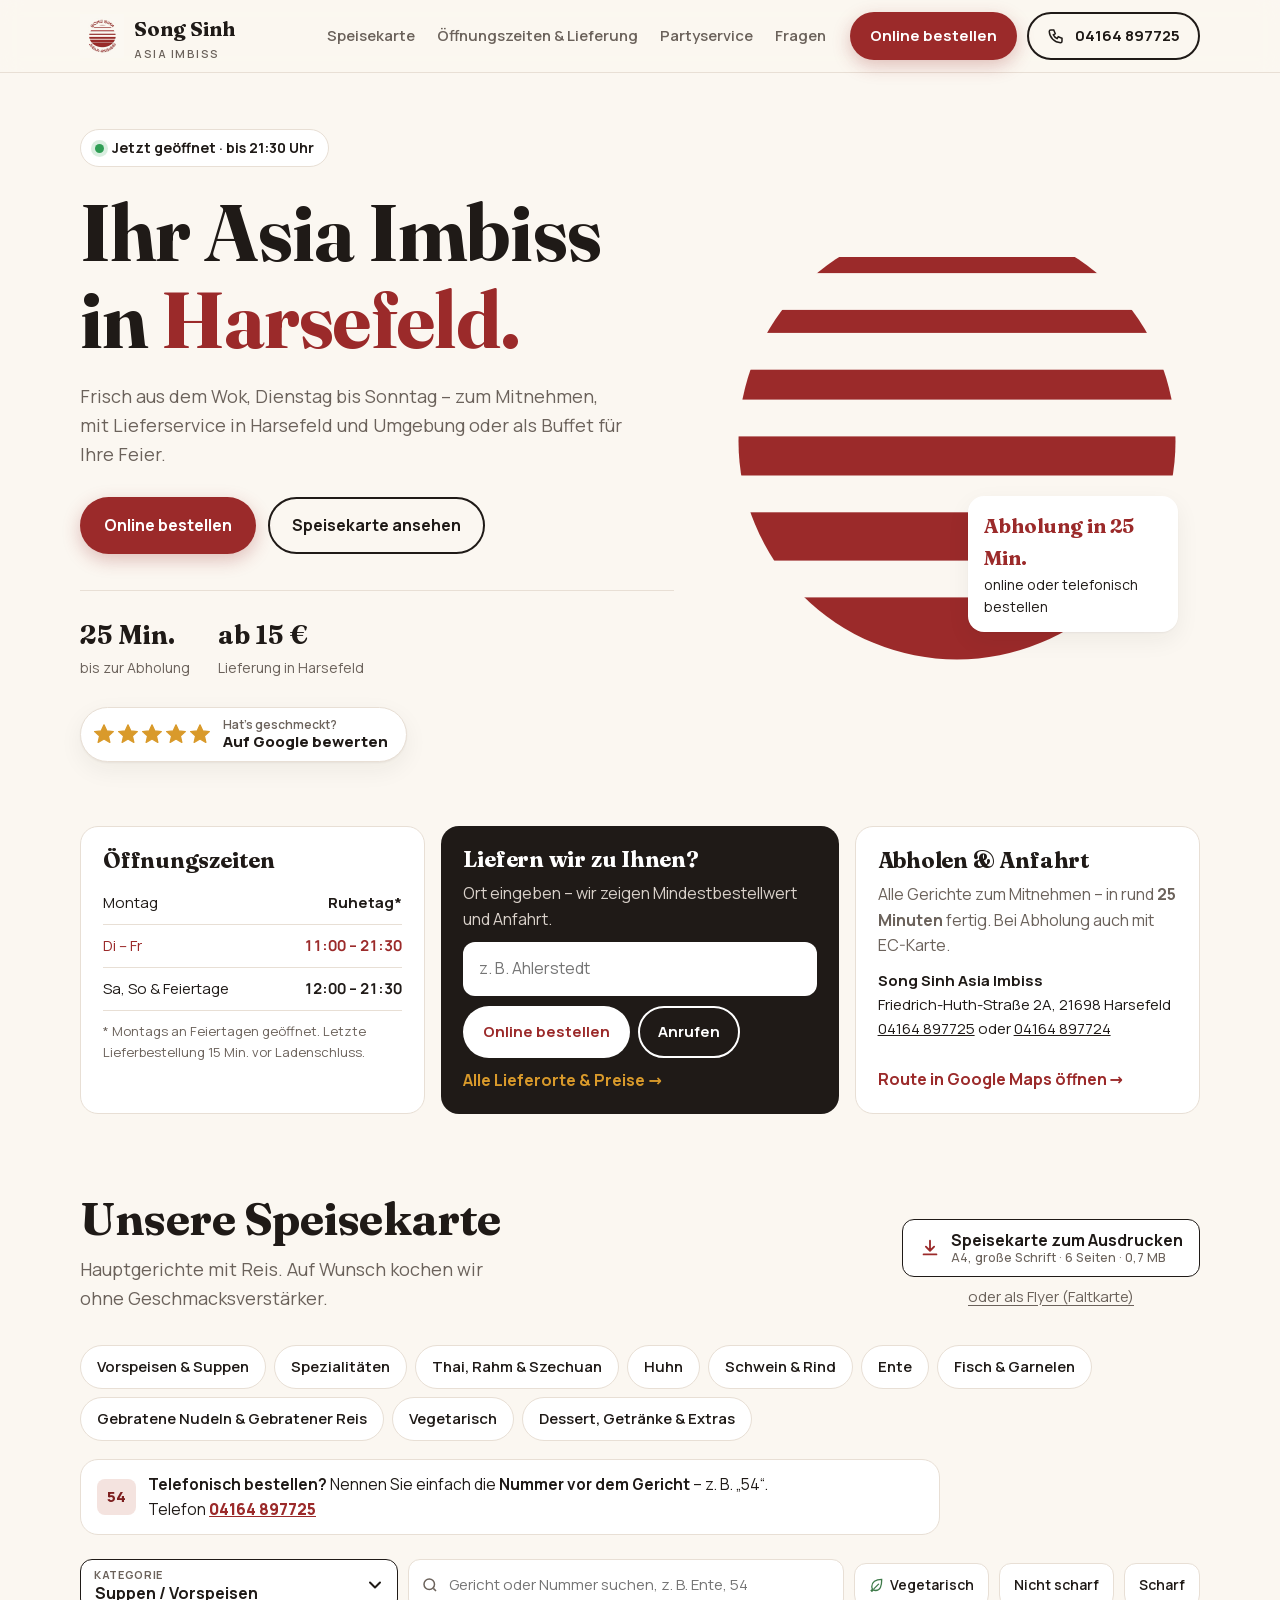
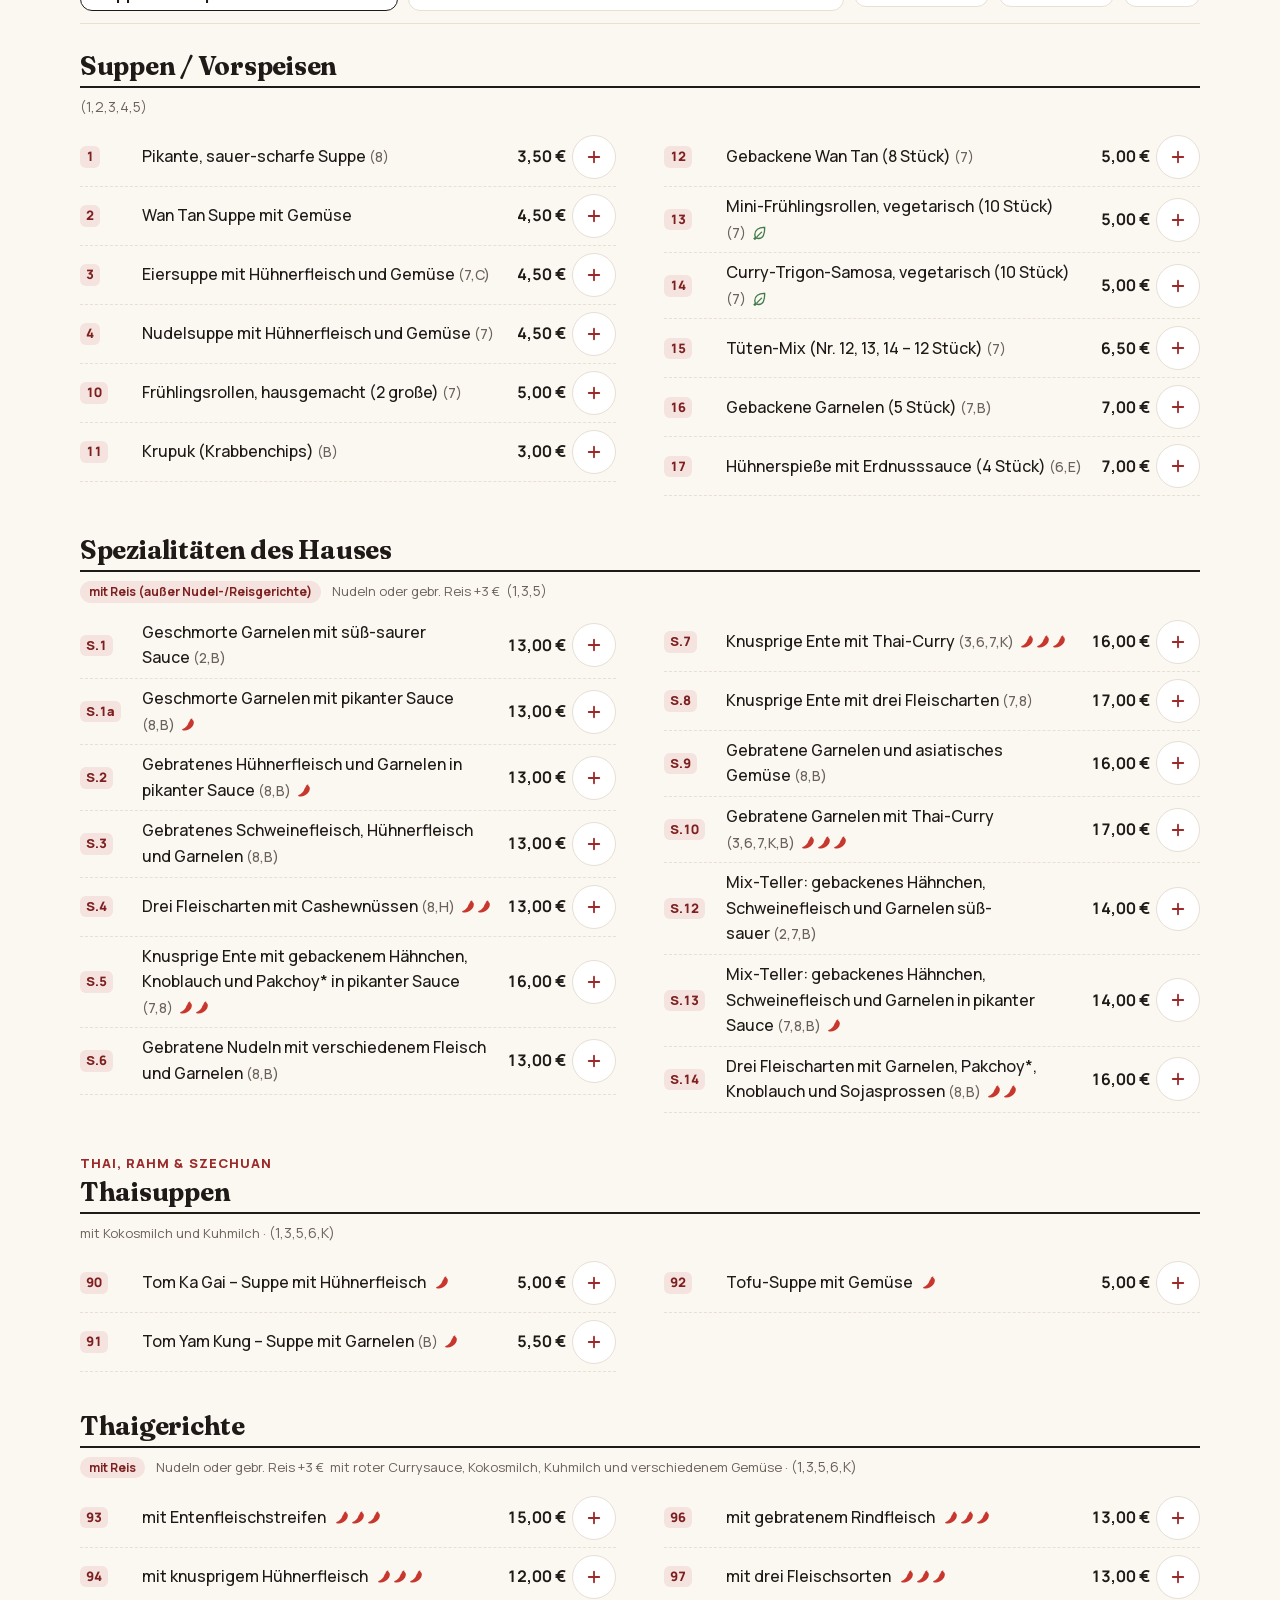
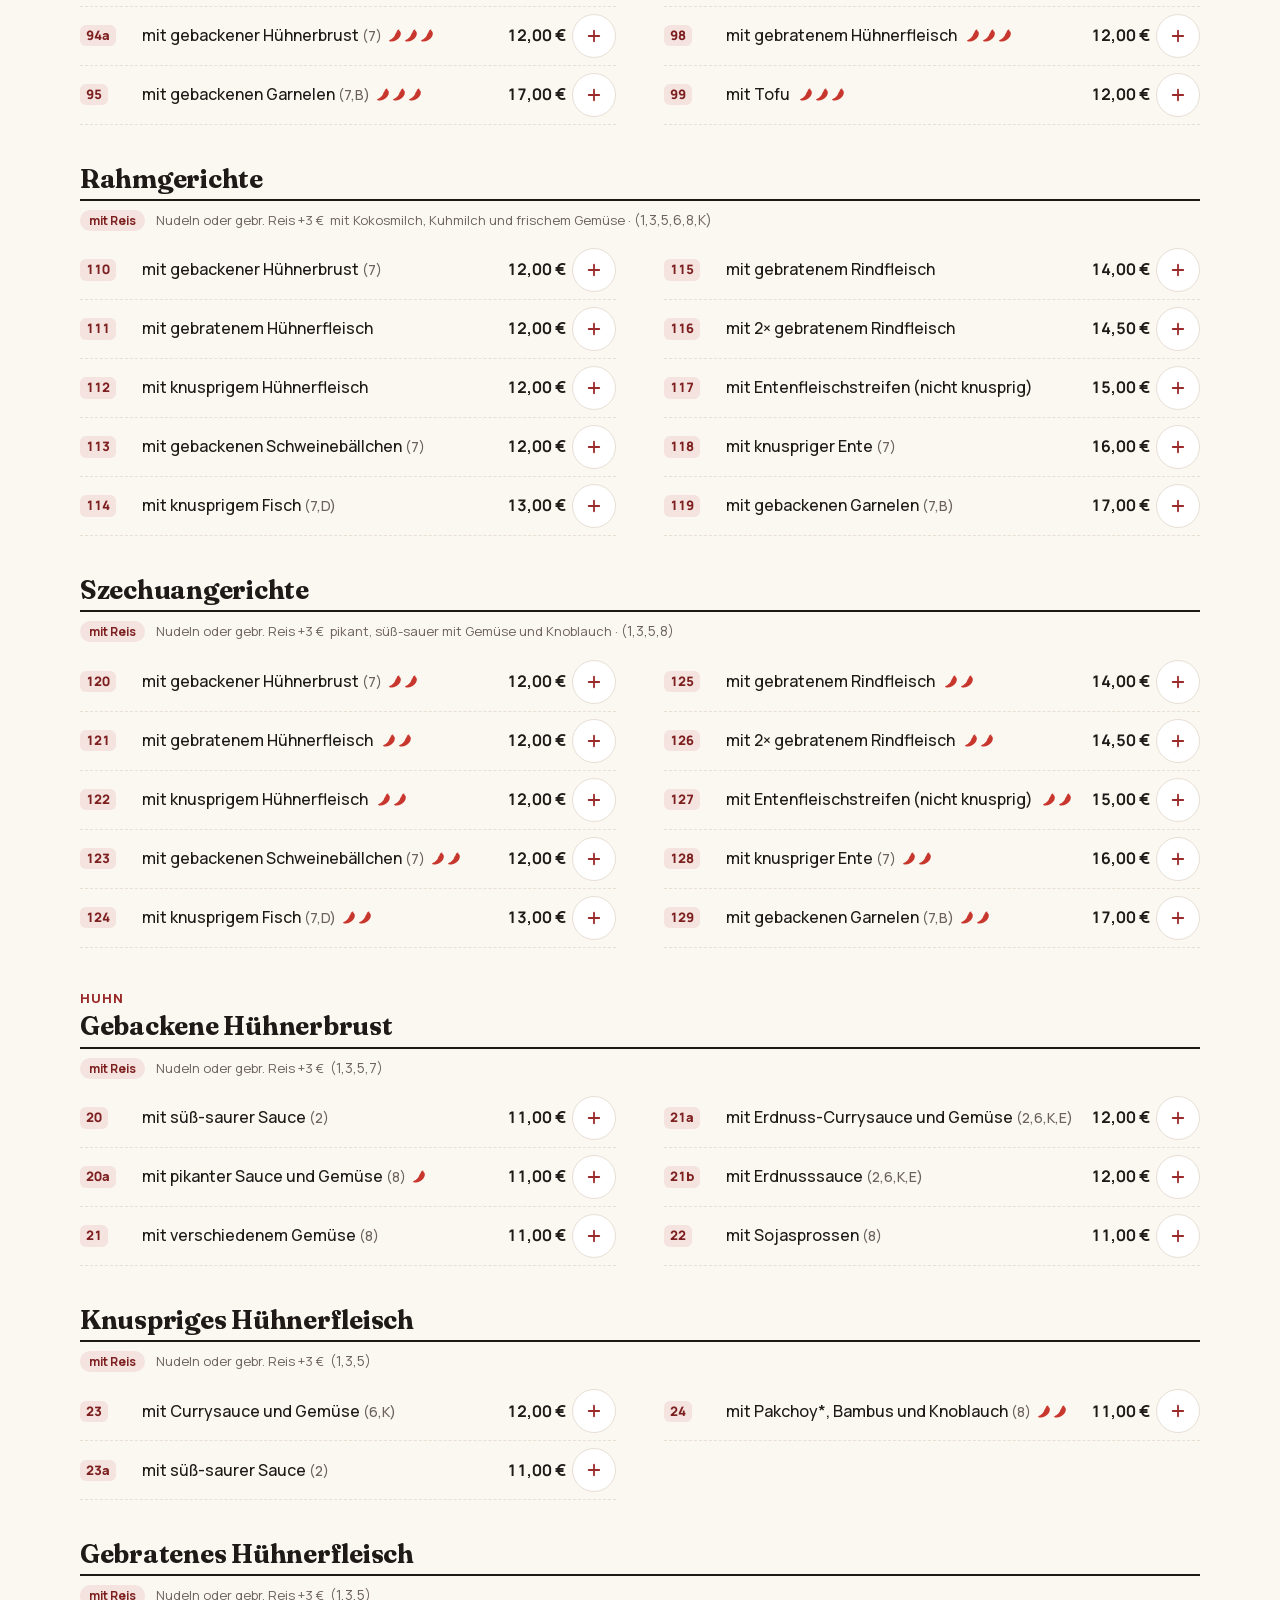
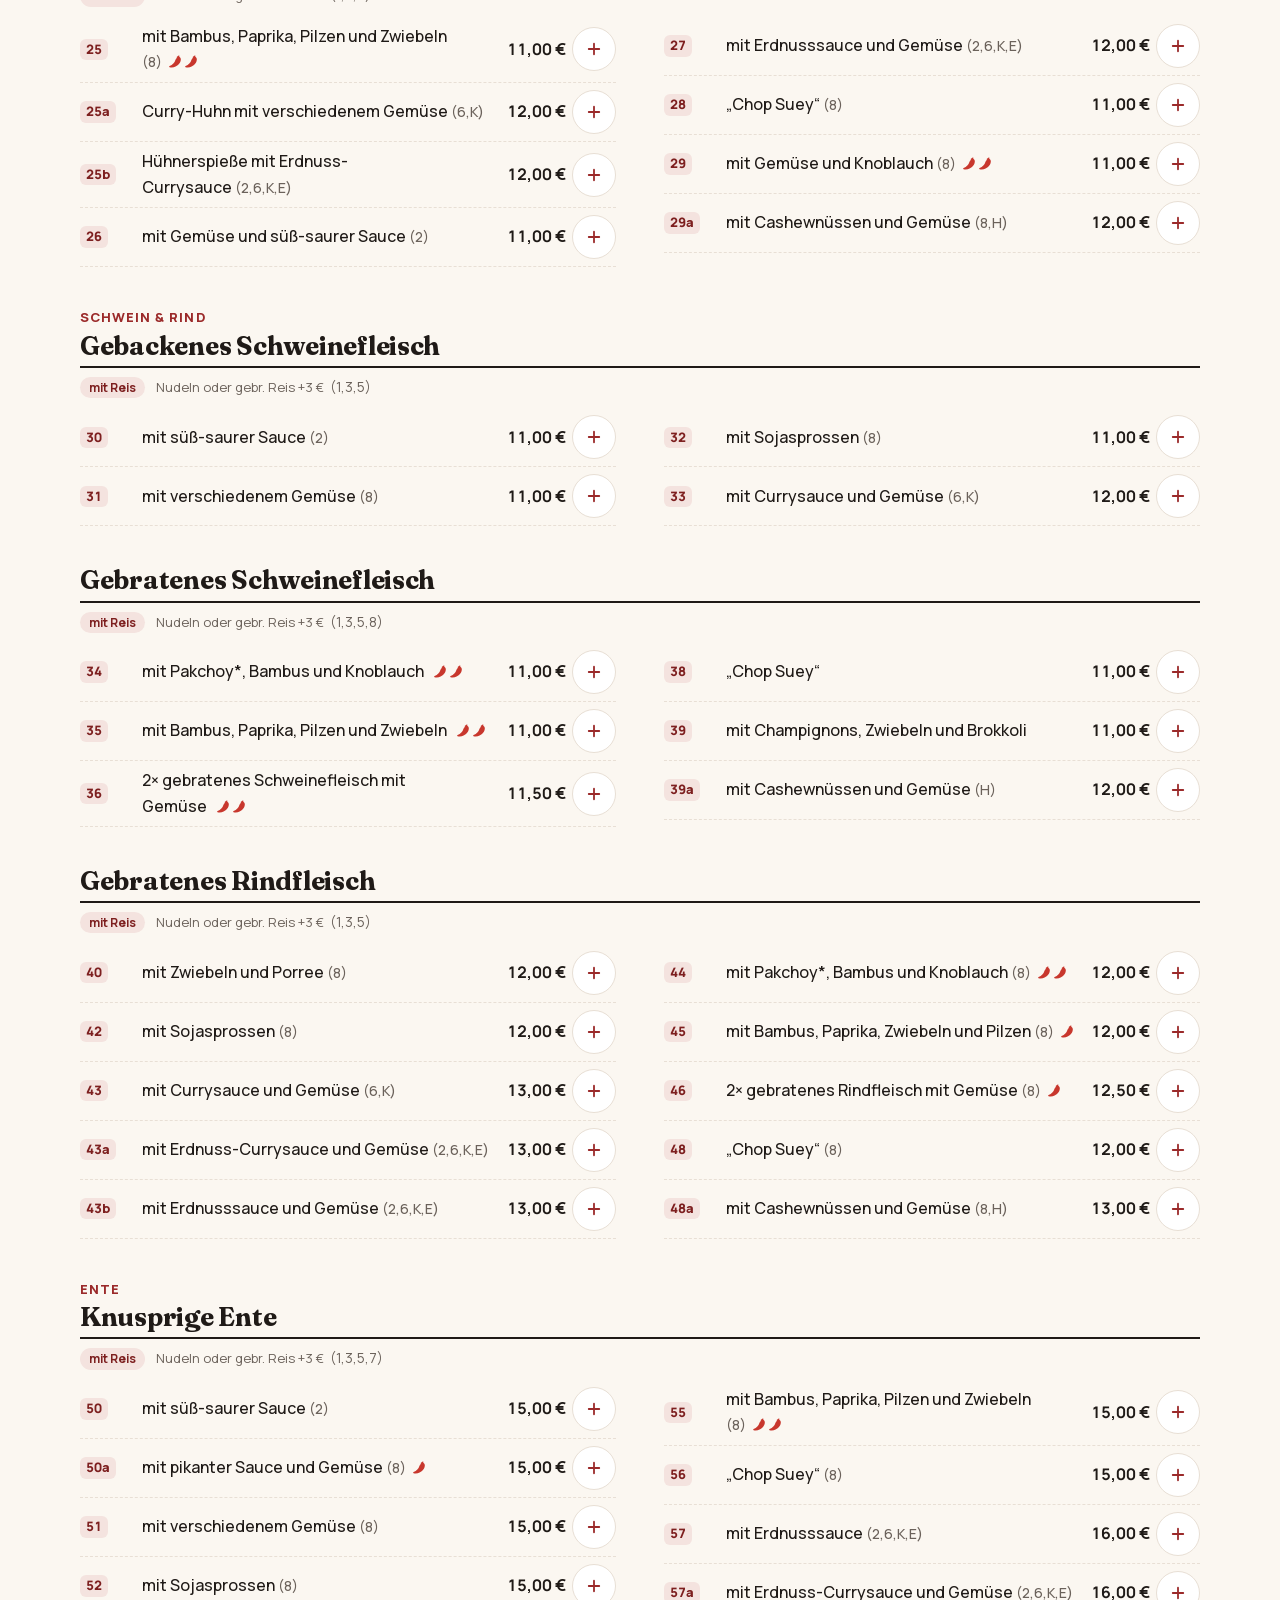
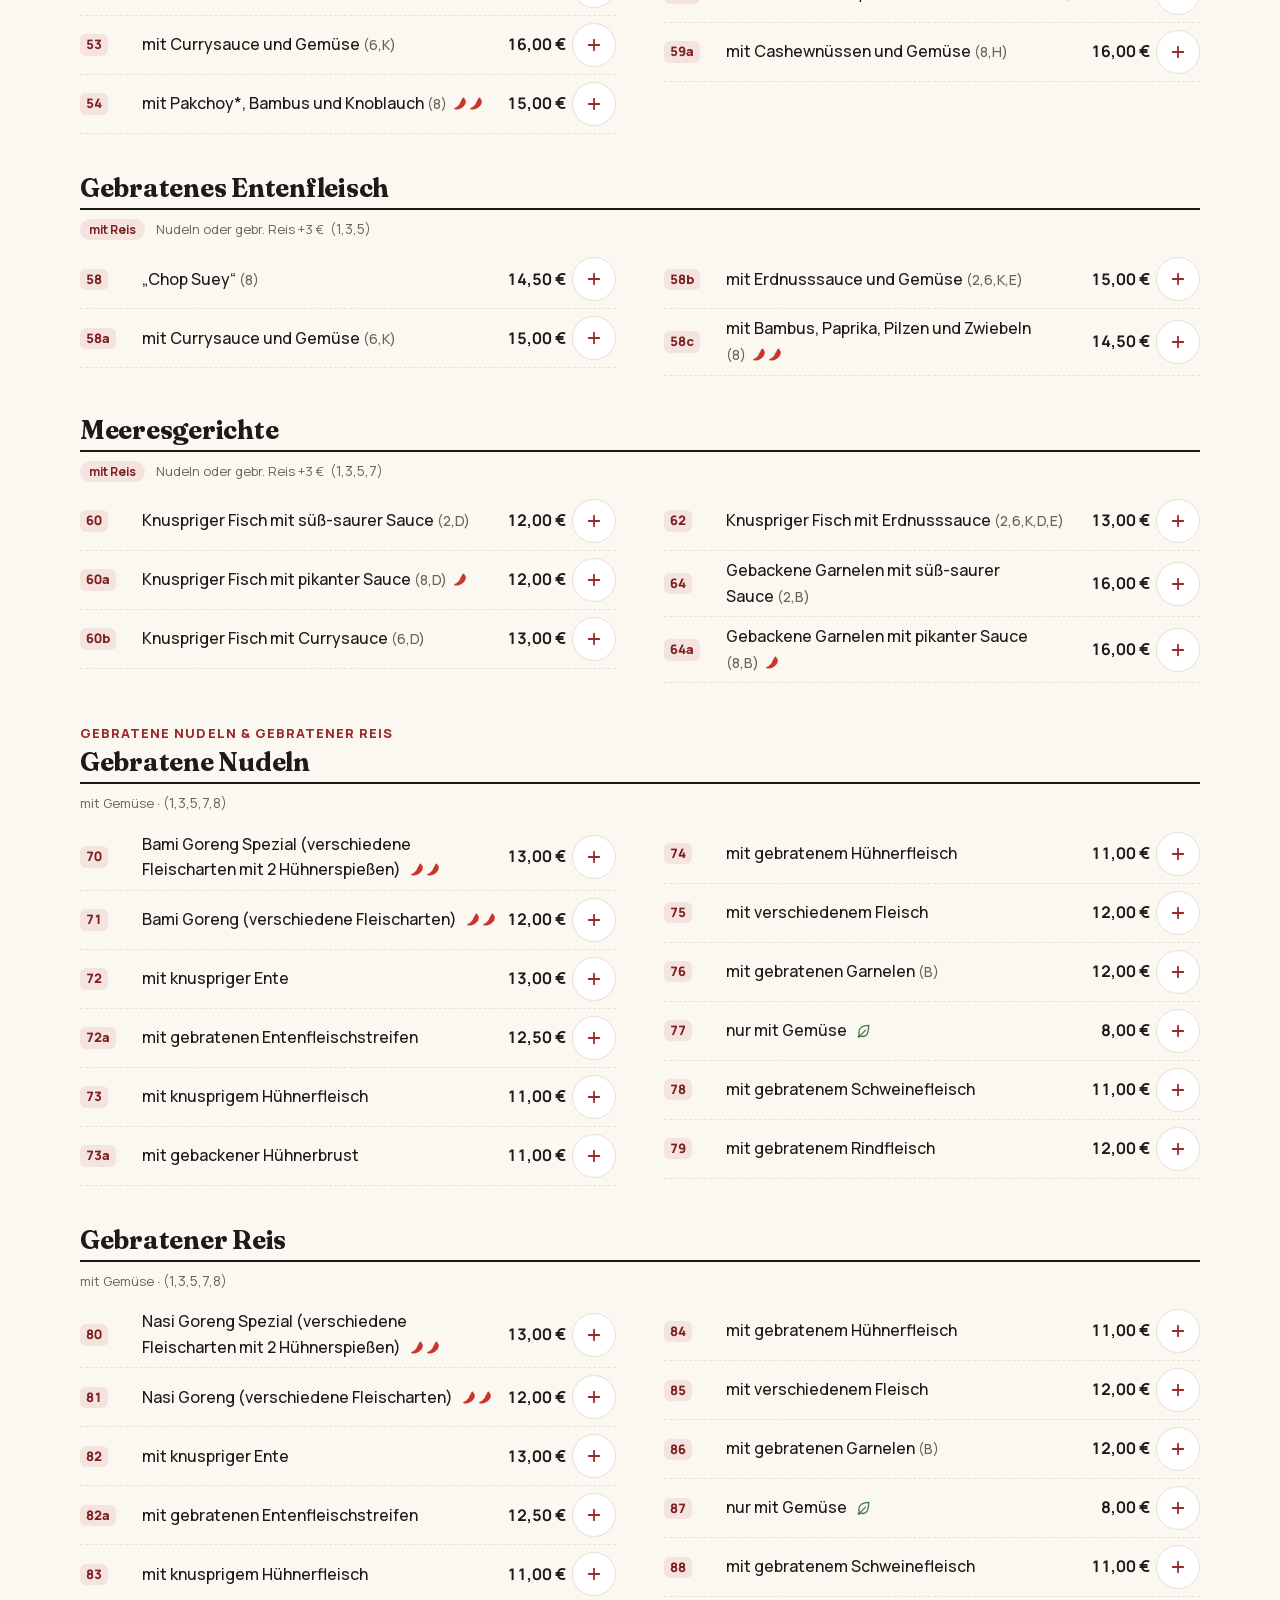
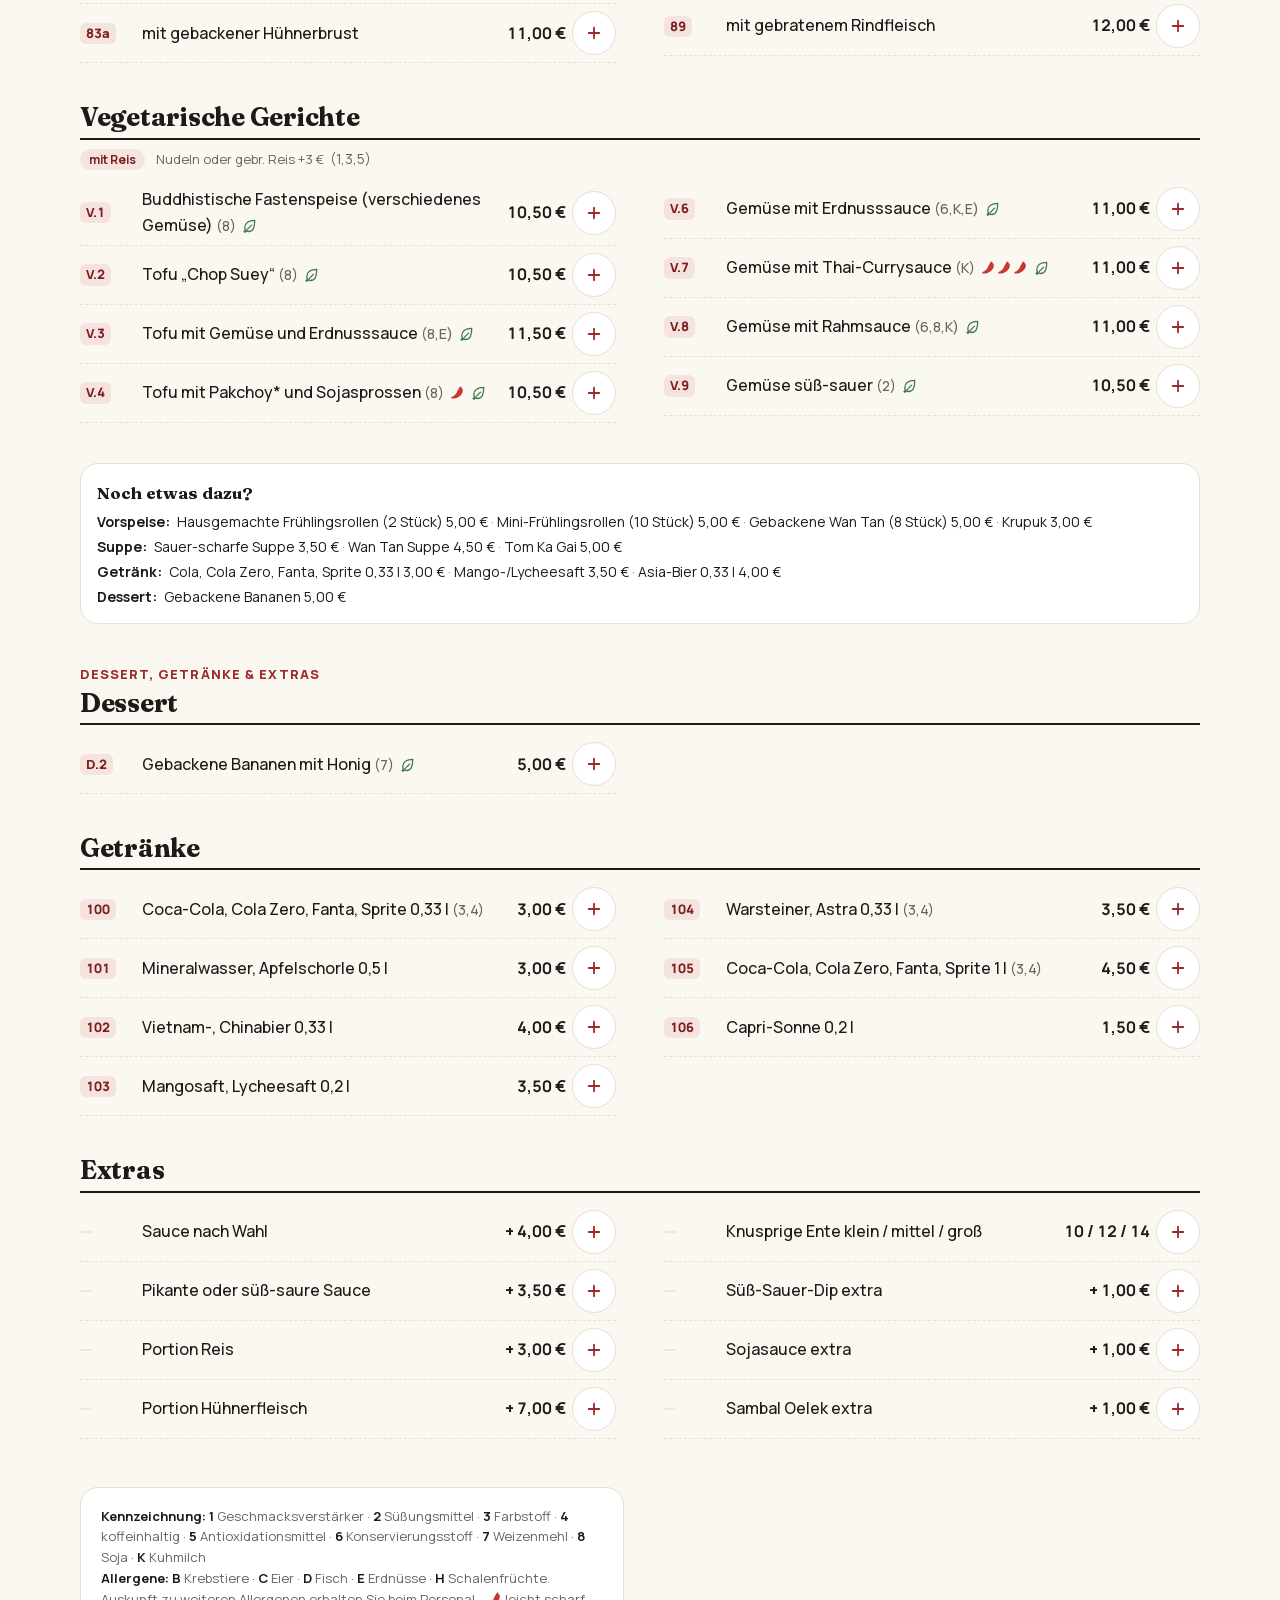
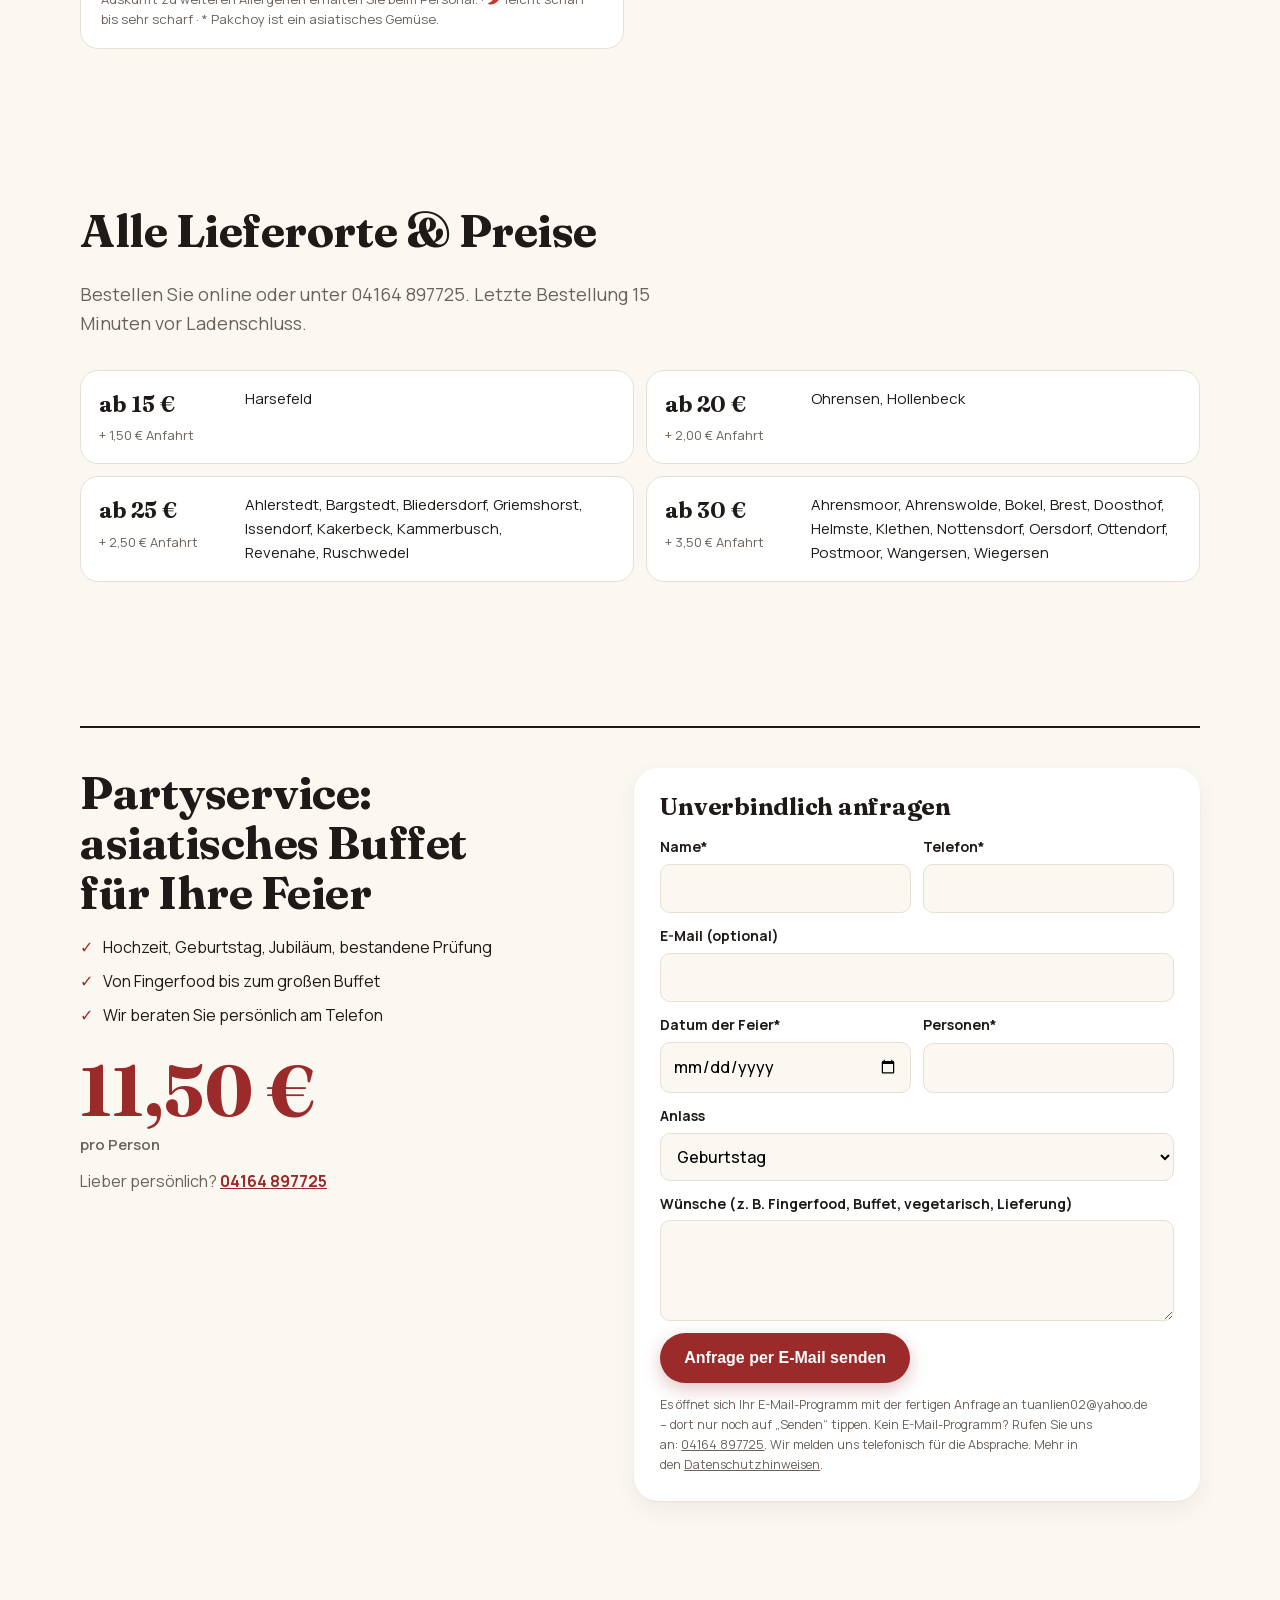
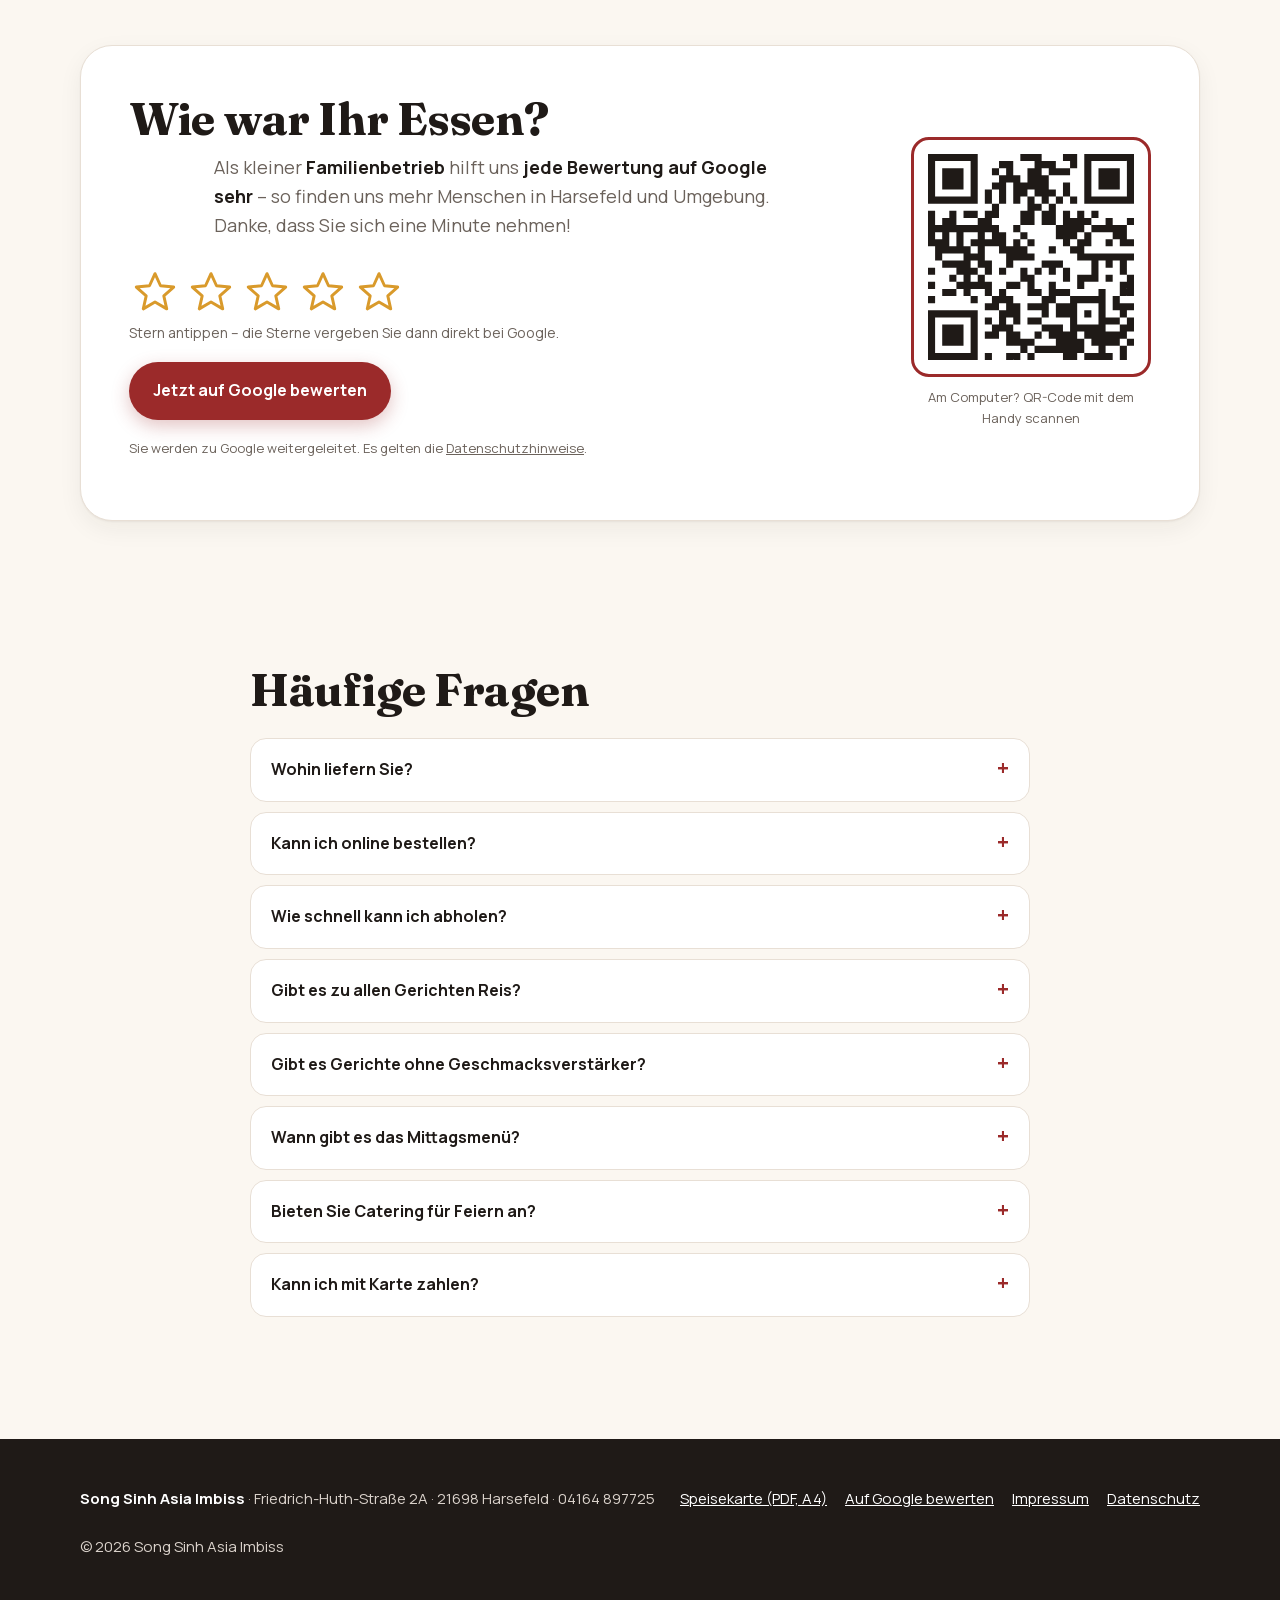
<file: index.html>
<!doctype html>
<html lang="de">
<head>
<meta charset="utf-8">
<meta name="viewport" content="width=device-width, initial-scale=1, viewport-fit=cover">
<meta name="color-scheme" content="light">
<title>Asia Imbiss Harsefeld – Song Sinh | Lieferservice, Abholung &amp; Partyservice</title>
<meta name="description" content="Song Sinh Asia Imbiss in Harsefeld: frisch aus dem Wok, Di–So. Lieferservice nach Harsefeld, Ahlerstedt, Bargstedt &amp; Umgebung, Abholung in 25 Minuten, Mittagsmenü ab 11 €. Tel. 04164 897725.">
<link rel="canonical" href="https://www.songsinh-asiaimbiss.de/">
<meta property="og:type" content="restaurant">
<meta property="og:title" content="Song Sinh Asia Imbiss – Ihr Asia Imbiss in Harsefeld">
<meta property="og:description" content="Frisch aus dem Wok. Lieferservice, Abholung in 25 Minuten und Partyservice ab 11,50 € pro Person.">
<meta property="og:url" content="https://www.songsinh-asiaimbiss.de/">
<meta property="og:image" content="https://www.songsinh-asiaimbiss.de/assets/og-bild.png">
<meta property="og:image:width" content="1200">
<meta property="og:image:height" content="630">
<meta property="og:image:alt" content="Song Sinh Asia Imbiss Harsefeld – Online bestellen, Lieferservice, Partyservice">
<meta name="twitter:card" content="summary_large_image">
<meta property="og:locale" content="de_DE">
<meta name="geo.region" content="DE-NI">
<meta name="geo.placename" content="Harsefeld">
<meta name="theme-color" content="#9b2a2a">
<link rel="icon" type="image/png" sizes="32x32" href="/assets/favicon-32.png">
<link rel="apple-touch-icon" href="/assets/apple-touch-icon.png">
<link rel="preload" href="assets/fonts/fraunces-latin.woff2" as="font" type="font/woff2" crossorigin>
<link rel="preload" href="assets/fonts/manrope-latin.woff2" as="font" type="font/woff2" crossorigin>
<link rel="stylesheet" href="assets/fonts.css">
<script type="application/ld+json">{"@context":"https://schema.org","@type":"Restaurant","@id":"https://www.songsinh-asiaimbiss.de/#restaurant","name":"Song Sinh Asia Imbiss","url":"https://www.songsinh-asiaimbiss.de/","image":["https://www.songsinh-asiaimbiss.de/assets/og-bild.png","https://www.songsinh-asiaimbiss.de/assets/logo-original.jpg"],"logo":"https://www.songsinh-asiaimbiss.de/assets/logo-original.jpg","telephone":"+494164897725","priceRange":"€","servesCuisine":["Asiatisch","Thailändisch","Chinesisch"],"address":{"@type":"PostalAddress","streetAddress":"Friedrich-Huth-Straße 2A","postalCode":"21698","addressLocality":"Harsefeld","addressRegion":"Niedersachsen","addressCountry":"DE"},"hasMap":"https://www.google.com/maps/search/?api=1&query=Song+Sinh+Asia+Imbiss+Friedrich-Huth-Stra%C3%9Fe+2A+21698+Harsefeld","openingHoursSpecification":[{"@type":"OpeningHoursSpecification","dayOfWeek":["Tuesday","Wednesday","Thursday","Friday"],"opens":"11:00","closes":"21:30"},{"@type":"OpeningHoursSpecification","dayOfWeek":["Saturday","Sunday"],"opens":"12:00","closes":"21:30"},{"@type":"OpeningHoursSpecification","dayOfWeek":"PublicHolidays","opens":"12:00","closes":"21:30"}],"areaServed":[{"@type":"Place","name":"Harsefeld"},{"@type":"Place","name":"Ohrensen"},{"@type":"Place","name":"Hollenbeck"},{"@type":"Place","name":"Ahlerstedt"},{"@type":"Place","name":"Bargstedt"},{"@type":"Place","name":"Bliedersdorf"},{"@type":"Place","name":"Griemshorst"},{"@type":"Place","name":"Issendorf"},{"@type":"Place","name":"Kakerbeck"},{"@type":"Place","name":"Kammerbusch"},{"@type":"Place","name":"Revenahe"},{"@type":"Place","name":"Ruschwedel"},{"@type":"Place","name":"Ahrensmoor"},{"@type":"Place","name":"Ahrenswolde"},{"@type":"Place","name":"Bokel"},{"@type":"Place","name":"Brest"},{"@type":"Place","name":"Doosthof"},{"@type":"Place","name":"Helmste"},{"@type":"Place","name":"Klethen"},{"@type":"Place","name":"Nottensdorf"},{"@type":"Place","name":"Oersdorf"},{"@type":"Place","name":"Ottendorf"},{"@type":"Place","name":"Postmoor"},{"@type":"Place","name":"Wangersen"},{"@type":"Place","name":"Wiegersen"}],"paymentAccepted":"EC-Karte","acceptsReservations":false,"hasMenu":{"@type":"Menu","name":"Speisekarte","hasMenuSection":[{"@type":"MenuSection","name":"Suppen / Vorspeisen","hasMenuItem":[{"@type":"MenuItem","name":"Pikante, sauer-scharfe Suppe","offers":{"@type":"Offer","price":"3.50","priceCurrency":"EUR"}},{"@type":"MenuItem","name":"Wan Tan Suppe mit Gemüse","offers":{"@type":"Offer","price":"4.50","priceCurrency":"EUR"}},{"@type":"MenuItem","name":"Eiersuppe mit Hühnerfleisch und Gemüse","offers":{"@type":"Offer","price":"4.50","priceCurrency":"EUR"}},{"@type":"MenuItem","name":"Nudelsuppe mit Hühnerfleisch und Gemüse","offers":{"@type":"Offer","price":"4.50","priceCurrency":"EUR"}},{"@type":"MenuItem","name":"Frühlingsrollen, hausgemacht (2 große)","offers":{"@type":"Offer","price":"5.00","priceCurrency":"EUR"}},{"@type":"MenuItem","name":"Krupuk (Krabbenchips)","offers":{"@type":"Offer","price":"3.00","priceCurrency":"EUR"}},{"@type":"MenuItem","name":"Gebackene Wan Tan (8 Stück)","offers":{"@type":"Offer","price":"5.00","priceCurrency":"EUR"}},{"@type":"MenuItem","name":"Mini-Frühlingsrollen, vegetarisch (10 Stück)","offers":{"@type":"Offer","price":"5.00","priceCurrency":"EUR"},"suitableForDiet":"https://schema.org/VegetarianDiet"},{"@type":"MenuItem","name":"Curry-Trigon-Samosa, vegetarisch (10 Stück)","offers":{"@type":"Offer","price":"5.00","priceCurrency":"EUR"},"suitableForDiet":"https://schema.org/VegetarianDiet"},{"@type":"MenuItem","name":"Tüten-Mix (Nr. 12, 13, 14 – 12 Stück)","offers":{"@type":"Offer","price":"6.50","priceCurrency":"EUR"}},{"@type":"MenuItem","name":"Gebackene Garnelen (5 Stück)","offers":{"@type":"Offer","price":"7.00","priceCurrency":"EUR"}},{"@type":"MenuItem","name":"Hühnerspieße mit Erdnusssauce (4 Stück)","offers":{"@type":"Offer","price":"7.00","priceCurrency":"EUR"}}]},{"@type":"MenuSection","name":"Mittagsmenü","hasMenuItem":[{"@type":"MenuItem","name":"Curry-Huhn mit verschiedenem Gemüse","offers":{"@type":"Offer","price":"11.00","priceCurrency":"EUR"}},{"@type":"MenuItem","name":"Hühnerfleisch mit verschiedenem Gemüse","offers":{"@type":"Offer","price":"11.00","priceCurrency":"EUR"}},{"@type":"MenuItem","name":"Hühnerfleisch mit Gemüse und Knoblauch","offers":{"@type":"Offer","price":"11.00","priceCurrency":"EUR"}},{"@type":"MenuItem","name":"Gebackene Hühnerbrust süß-sauer","offers":{"@type":"Offer","price":"11.00","priceCurrency":"EUR"}},{"@type":"MenuItem","name":"Gebratener Reis mit Hühnerfleisch","offers":{"@type":"Offer","price":"11.00","priceCurrency":"EUR"}},{"@type":"MenuItem","name":"Gebratener Reis mit knusprigem Hähnchen","offers":{"@type":"Offer","price":"11.00","priceCurrency":"EUR"}},{"@type":"MenuItem","name":"Gebratene Nudeln mit Hühnerfleisch","offers":{"@type":"Offer","price":"11.00","priceCurrency":"EUR"}},{"@type":"MenuItem","name":"Gebratene Nudeln mit knusprigem Hähnchen","offers":{"@type":"Offer","price":"11.00","priceCurrency":"EUR"}},{"@type":"MenuItem","name":"Gebackenes Schweinefleisch süß-sauer","offers":{"@type":"Offer","price":"11.00","priceCurrency":"EUR"}},{"@type":"MenuItem","name":"Schweinefleisch „Chop Suey“ mit Gemüse","offers":{"@type":"Offer","price":"11.00","priceCurrency":"EUR"}},{"@type":"MenuItem","name":"Schweinefleisch mit Gemüse & Knoblauch","offers":{"@type":"Offer","price":"11.00","priceCurrency":"EUR"}},{"@type":"MenuItem","name":"Rindfleisch mit Gemüse und Knoblauch","offers":{"@type":"Offer","price":"12.00","priceCurrency":"EUR"}},{"@type":"MenuItem","name":"Rindfleisch mit Zwiebeln und Porree","offers":{"@type":"Offer","price":"12.00","priceCurrency":"EUR"}},{"@type":"MenuItem","name":"Gebratene Nudeln mit knuspriger Ente","offers":{"@type":"Offer","price":"13.00","priceCurrency":"EUR"}},{"@type":"MenuItem","name":"Gebratener Reis mit knuspriger Ente","offers":{"@type":"Offer","price":"13.00","priceCurrency":"EUR"}},{"@type":"MenuItem","name":"Knusprige Ente süß-sauer","offers":{"@type":"Offer","price":"13.00","priceCurrency":"EUR"}},{"@type":"MenuItem","name":"Knusprige Ente mit Gemüse","offers":{"@type":"Offer","price":"13.00","priceCurrency":"EUR"}},{"@type":"MenuItem","name":"Knuspriger Fisch süß-sauer","offers":{"@type":"Offer","price":"12.00","priceCurrency":"EUR"}}]},{"@type":"MenuSection","name":"Spezialitäten des Hauses","hasMenuItem":[{"@type":"MenuItem","name":"Geschmorte Garnelen mit süß-saurer Sauce","offers":{"@type":"Offer","price":"13.00","priceCurrency":"EUR"}},{"@type":"MenuItem","name":"Geschmorte Garnelen mit pikanter Sauce","offers":{"@type":"Offer","price":"13.00","priceCurrency":"EUR"}},{"@type":"MenuItem","name":"Gebratenes Hühnerfleisch und Garnelen in pikanter Sauce","offers":{"@type":"Offer","price":"13.00","priceCurrency":"EUR"}},{"@type":"MenuItem","name":"Gebratenes Schweinefleisch, Hühnerfleisch und Garnelen","offers":{"@type":"Offer","price":"13.00","priceCurrency":"EUR"}},{"@type":"MenuItem","name":"Drei Fleischarten mit Cashewnüssen","offers":{"@type":"Offer","price":"13.00","priceCurrency":"EUR"}},{"@type":"MenuItem","name":"Knusprige Ente mit gebackenem Hähnchen, Knoblauch und Pakchoy* in pikanter Sauce","offers":{"@type":"Offer","price":"16.00","priceCurrency":"EUR"}},{"@type":"MenuItem","name":"Gebratene Nudeln mit verschiedenem Fleisch und Garnelen","offers":{"@type":"Offer","price":"13.00","priceCurrency":"EUR"}},{"@type":"MenuItem","name":"Knusprige Ente mit Thai-Curry","offers":{"@type":"Offer","price":"16.00","priceCurrency":"EUR"}},{"@type":"MenuItem","name":"Knusprige Ente mit drei Fleischarten","offers":{"@type":"Offer","price":"17.00","priceCurrency":"EUR"}},{"@type":"MenuItem","name":"Gebratene Garnelen und asiatisches Gemüse","offers":{"@type":"Offer","price":"16.00","priceCurrency":"EUR"}},{"@type":"MenuItem","name":"Gebratene Garnelen mit Thai-Curry","offers":{"@type":"Offer","price":"17.00","priceCurrency":"EUR"}},{"@type":"MenuItem","name":"Mix-Teller: gebackenes Hähnchen, Schweinefleisch und Garnelen süß-sauer","offers":{"@type":"Offer","price":"14.00","priceCurrency":"EUR"}},{"@type":"MenuItem","name":"Mix-Teller: gebackenes Hähnchen, Schweinefleisch und Garnelen in pikanter Sauce","offers":{"@type":"Offer","price":"14.00","priceCurrency":"EUR"}},{"@type":"MenuItem","name":"Drei Fleischarten mit Garnelen, Pakchoy*, Knoblauch und Sojasprossen","offers":{"@type":"Offer","price":"16.00","priceCurrency":"EUR"}}]},{"@type":"MenuSection","name":"Thaisuppen","hasMenuItem":[{"@type":"MenuItem","name":"Tom Ka Gai – Suppe mit Hühnerfleisch","offers":{"@type":"Offer","price":"5.00","priceCurrency":"EUR"}},{"@type":"MenuItem","name":"Tom Yam Kung – Suppe mit Garnelen","offers":{"@type":"Offer","price":"5.50","priceCurrency":"EUR"}},{"@type":"MenuItem","name":"Tofu-Suppe mit Gemüse","offers":{"@type":"Offer","price":"5.00","priceCurrency":"EUR"}}]},{"@type":"MenuSection","name":"Thaigerichte","hasMenuItem":[{"@type":"MenuItem","name":"Thaigerichte mit Entenfleischstreifen","offers":{"@type":"Offer","price":"15.00","priceCurrency":"EUR"}},{"@type":"MenuItem","name":"Thaigerichte mit knusprigem Hühnerfleisch","offers":{"@type":"Offer","price":"12.00","priceCurrency":"EUR"}},{"@type":"MenuItem","name":"Thaigerichte mit gebackener Hühnerbrust","offers":{"@type":"Offer","price":"12.00","priceCurrency":"EUR"}},{"@type":"MenuItem","name":"Thaigerichte mit gebackenen Garnelen","offers":{"@type":"Offer","price":"17.00","priceCurrency":"EUR"}},{"@type":"MenuItem","name":"Thaigerichte mit gebratenem Rindfleisch","offers":{"@type":"Offer","price":"13.00","priceCurrency":"EUR"}},{"@type":"MenuItem","name":"Thaigerichte mit drei Fleischsorten","offers":{"@type":"Offer","price":"13.00","priceCurrency":"EUR"}},{"@type":"MenuItem","name":"Thaigerichte mit gebratenem Hühnerfleisch","offers":{"@type":"Offer","price":"12.00","priceCurrency":"EUR"}},{"@type":"MenuItem","name":"Thaigerichte mit Tofu","offers":{"@type":"Offer","price":"12.00","priceCurrency":"EUR"}}]},{"@type":"MenuSection","name":"Rahmgerichte","hasMenuItem":[{"@type":"MenuItem","name":"Rahmgerichte mit gebackener Hühnerbrust","offers":{"@type":"Offer","price":"12.00","priceCurrency":"EUR"}},{"@type":"MenuItem","name":"Rahmgerichte mit gebratenem Hühnerfleisch","offers":{"@type":"Offer","price":"12.00","priceCurrency":"EUR"}},{"@type":"MenuItem","name":"Rahmgerichte mit knusprigem Hühnerfleisch","offers":{"@type":"Offer","price":"12.00","priceCurrency":"EUR"}},{"@type":"MenuItem","name":"Rahmgerichte mit gebackenen Schweinebällchen","offers":{"@type":"Offer","price":"12.00","priceCurrency":"EUR"}},{"@type":"MenuItem","name":"Rahmgerichte mit knusprigem Fisch","offers":{"@type":"Offer","price":"13.00","priceCurrency":"EUR"}},{"@type":"MenuItem","name":"Rahmgerichte mit gebratenem Rindfleisch","offers":{"@type":"Offer","price":"14.00","priceCurrency":"EUR"}},{"@type":"MenuItem","name":"Rahmgerichte mit 2× gebratenem Rindfleisch","offers":{"@type":"Offer","price":"14.50","priceCurrency":"EUR"}},{"@type":"MenuItem","name":"Rahmgerichte mit Entenfleischstreifen (nicht knusprig)","offers":{"@type":"Offer","price":"15.00","priceCurrency":"EUR"}},{"@type":"MenuItem","name":"Rahmgerichte mit knuspriger Ente","offers":{"@type":"Offer","price":"16.00","priceCurrency":"EUR"}},{"@type":"MenuItem","name":"Rahmgerichte mit gebackenen Garnelen","offers":{"@type":"Offer","price":"17.00","priceCurrency":"EUR"}}]},{"@type":"MenuSection","name":"Szechuangerichte","hasMenuItem":[{"@type":"MenuItem","name":"Szechuangerichte mit gebackener Hühnerbrust","offers":{"@type":"Offer","price":"12.00","priceCurrency":"EUR"}},{"@type":"MenuItem","name":"Szechuangerichte mit gebratenem Hühnerfleisch","offers":{"@type":"Offer","price":"12.00","priceCurrency":"EUR"}},{"@type":"MenuItem","name":"Szechuangerichte mit knusprigem Hühnerfleisch","offers":{"@type":"Offer","price":"12.00","priceCurrency":"EUR"}},{"@type":"MenuItem","name":"Szechuangerichte mit gebackenen Schweinebällchen","offers":{"@type":"Offer","price":"12.00","priceCurrency":"EUR"}},{"@type":"MenuItem","name":"Szechuangerichte mit knusprigem Fisch","offers":{"@type":"Offer","price":"13.00","priceCurrency":"EUR"}},{"@type":"MenuItem","name":"Szechuangerichte mit gebratenem Rindfleisch","offers":{"@type":"Offer","price":"14.00","priceCurrency":"EUR"}},{"@type":"MenuItem","name":"Szechuangerichte mit 2× gebratenem Rindfleisch","offers":{"@type":"Offer","price":"14.50","priceCurrency":"EUR"}},{"@type":"MenuItem","name":"Szechuangerichte mit Entenfleischstreifen (nicht knusprig)","offers":{"@type":"Offer","price":"15.00","priceCurrency":"EUR"}},{"@type":"MenuItem","name":"Szechuangerichte mit knuspriger Ente","offers":{"@type":"Offer","price":"16.00","priceCurrency":"EUR"}},{"@type":"MenuItem","name":"Szechuangerichte mit gebackenen Garnelen","offers":{"@type":"Offer","price":"17.00","priceCurrency":"EUR"}}]},{"@type":"MenuSection","name":"Gebackene Hühnerbrust","hasMenuItem":[{"@type":"MenuItem","name":"Gebackene Hühnerbrust mit süß-saurer Sauce","offers":{"@type":"Offer","price":"11.00","priceCurrency":"EUR"}},{"@type":"MenuItem","name":"Gebackene Hühnerbrust mit pikanter Sauce und Gemüse","offers":{"@type":"Offer","price":"11.00","priceCurrency":"EUR"}},{"@type":"MenuItem","name":"Gebackene Hühnerbrust mit verschiedenem Gemüse","offers":{"@type":"Offer","price":"11.00","priceCurrency":"EUR"}},{"@type":"MenuItem","name":"Gebackene Hühnerbrust mit Erdnuss-Currysauce und Gemüse","offers":{"@type":"Offer","price":"12.00","priceCurrency":"EUR"}},{"@type":"MenuItem","name":"Gebackene Hühnerbrust mit Erdnusssauce","offers":{"@type":"Offer","price":"12.00","priceCurrency":"EUR"}},{"@type":"MenuItem","name":"Gebackene Hühnerbrust mit Sojasprossen","offers":{"@type":"Offer","price":"11.00","priceCurrency":"EUR"}}]},{"@type":"MenuSection","name":"Knuspriges Hühnerfleisch","hasMenuItem":[{"@type":"MenuItem","name":"Knuspriges Hühnerfleisch mit Currysauce und Gemüse","offers":{"@type":"Offer","price":"12.00","priceCurrency":"EUR"}},{"@type":"MenuItem","name":"Knuspriges Hühnerfleisch mit süß-saurer Sauce","offers":{"@type":"Offer","price":"11.00","priceCurrency":"EUR"}},{"@type":"MenuItem","name":"Knuspriges Hühnerfleisch mit Pakchoy*, Bambus und Knoblauch","offers":{"@type":"Offer","price":"11.00","priceCurrency":"EUR"}}]},{"@type":"MenuSection","name":"Gebratenes Hühnerfleisch","hasMenuItem":[{"@type":"MenuItem","name":"Gebratenes Hühnerfleisch mit Bambus, Paprika, Pilzen und Zwiebeln","offers":{"@type":"Offer","price":"11.00","priceCurrency":"EUR"}},{"@type":"MenuItem","name":"Curry-Huhn mit verschiedenem Gemüse","offers":{"@type":"Offer","price":"12.00","priceCurrency":"EUR"}},{"@type":"MenuItem","name":"Hühnerspieße mit Erdnuss-Currysauce","offers":{"@type":"Offer","price":"12.00","priceCurrency":"EUR"}},{"@type":"MenuItem","name":"Gebratenes Hühnerfleisch mit Gemüse und süß-saurer Sauce","offers":{"@type":"Offer","price":"11.00","priceCurrency":"EUR"}},{"@type":"MenuItem","name":"Gebratenes Hühnerfleisch mit Erdnusssauce und Gemüse","offers":{"@type":"Offer","price":"12.00","priceCurrency":"EUR"}},{"@type":"MenuItem","name":"„Chop Suey“","offers":{"@type":"Offer","price":"11.00","priceCurrency":"EUR"}},{"@type":"MenuItem","name":"Gebratenes Hühnerfleisch mit Gemüse und Knoblauch","offers":{"@type":"Offer","price":"11.00","priceCurrency":"EUR"}},{"@type":"MenuItem","name":"Gebratenes Hühnerfleisch mit Cashewnüssen und Gemüse","offers":{"@type":"Offer","price":"12.00","priceCurrency":"EUR"}}]},{"@type":"MenuSection","name":"Gebackenes Schweinefleisch","hasMenuItem":[{"@type":"MenuItem","name":"Gebackenes Schweinefleisch mit süß-saurer Sauce","offers":{"@type":"Offer","price":"11.00","priceCurrency":"EUR"}},{"@type":"MenuItem","name":"Gebackenes Schweinefleisch mit verschiedenem Gemüse","offers":{"@type":"Offer","price":"11.00","priceCurrency":"EUR"}},{"@type":"MenuItem","name":"Gebackenes Schweinefleisch mit Sojasprossen","offers":{"@type":"Offer","price":"11.00","priceCurrency":"EUR"}},{"@type":"MenuItem","name":"Gebackenes Schweinefleisch mit Currysauce und Gemüse","offers":{"@type":"Offer","price":"12.00","priceCurrency":"EUR"}}]},{"@type":"MenuSection","name":"Gebratenes Schweinefleisch","hasMenuItem":[{"@type":"MenuItem","name":"Gebratenes Schweinefleisch mit Pakchoy*, Bambus und Knoblauch","offers":{"@type":"Offer","price":"11.00","priceCurrency":"EUR"}},{"@type":"MenuItem","name":"Gebratenes Schweinefleisch mit Bambus, Paprika, Pilzen und Zwiebeln","offers":{"@type":"Offer","price":"11.00","priceCurrency":"EUR"}},{"@type":"MenuItem","name":"2× gebratenes Schweinefleisch mit Gemüse","offers":{"@type":"Offer","price":"11.50","priceCurrency":"EUR"}},{"@type":"MenuItem","name":"„Chop Suey“","offers":{"@type":"Offer","price":"11.00","priceCurrency":"EUR"}},{"@type":"MenuItem","name":"Gebratenes Schweinefleisch mit Champignons, Zwiebeln und Brokkoli","offers":{"@type":"Offer","price":"11.00","priceCurrency":"EUR"}},{"@type":"MenuItem","name":"Gebratenes Schweinefleisch mit Cashewnüssen und Gemüse","offers":{"@type":"Offer","price":"12.00","priceCurrency":"EUR"}}]},{"@type":"MenuSection","name":"Gebratenes Rindfleisch","hasMenuItem":[{"@type":"MenuItem","name":"Gebratenes Rindfleisch mit Zwiebeln und Porree","offers":{"@type":"Offer","price":"12.00","priceCurrency":"EUR"}},{"@type":"MenuItem","name":"Gebratenes Rindfleisch mit Sojasprossen","offers":{"@type":"Offer","price":"12.00","priceCurrency":"EUR"}},{"@type":"MenuItem","name":"Gebratenes Rindfleisch mit Currysauce und Gemüse","offers":{"@type":"Offer","price":"13.00","priceCurrency":"EUR"}},{"@type":"MenuItem","name":"Gebratenes Rindfleisch mit Erdnuss-Currysauce und Gemüse","offers":{"@type":"Offer","price":"13.00","priceCurrency":"EUR"}},{"@type":"MenuItem","name":"Gebratenes Rindfleisch mit Erdnusssauce und Gemüse","offers":{"@type":"Offer","price":"13.00","priceCurrency":"EUR"}},{"@type":"MenuItem","name":"Gebratenes Rindfleisch mit Pakchoy*, Bambus und Knoblauch","offers":{"@type":"Offer","price":"12.00","priceCurrency":"EUR"}},{"@type":"MenuItem","name":"Gebratenes Rindfleisch mit Bambus, Paprika, Zwiebeln und Pilzen","offers":{"@type":"Offer","price":"12.00","priceCurrency":"EUR"}},{"@type":"MenuItem","name":"2× gebratenes Rindfleisch mit Gemüse","offers":{"@type":"Offer","price":"12.50","priceCurrency":"EUR"}},{"@type":"MenuItem","name":"„Chop Suey“","offers":{"@type":"Offer","price":"12.00","priceCurrency":"EUR"}},{"@type":"MenuItem","name":"Gebratenes Rindfleisch mit Cashewnüssen und Gemüse","offers":{"@type":"Offer","price":"13.00","priceCurrency":"EUR"}}]},{"@type":"MenuSection","name":"Knusprige Ente","hasMenuItem":[{"@type":"MenuItem","name":"Knusprige Ente mit süß-saurer Sauce","offers":{"@type":"Offer","price":"15.00","priceCurrency":"EUR"}},{"@type":"MenuItem","name":"Knusprige Ente mit pikanter Sauce und Gemüse","offers":{"@type":"Offer","price":"15.00","priceCurrency":"EUR"}},{"@type":"MenuItem","name":"Knusprige Ente mit verschiedenem Gemüse","offers":{"@type":"Offer","price":"15.00","priceCurrency":"EUR"}},{"@type":"MenuItem","name":"Knusprige Ente mit Sojasprossen","offers":{"@type":"Offer","price":"15.00","priceCurrency":"EUR"}},{"@type":"MenuItem","name":"Knusprige Ente mit Currysauce und Gemüse","offers":{"@type":"Offer","price":"16.00","priceCurrency":"EUR"}},{"@type":"MenuItem","name":"Knusprige Ente mit Pakchoy*, Bambus und Knoblauch","offers":{"@type":"Offer","price":"15.00","priceCurrency":"EUR"}},{"@type":"MenuItem","name":"Knusprige Ente mit Bambus, Paprika, Pilzen und Zwiebeln","offers":{"@type":"Offer","price":"15.00","priceCurrency":"EUR"}},{"@type":"MenuItem","name":"„Chop Suey“","offers":{"@type":"Offer","price":"15.00","priceCurrency":"EUR"}},{"@type":"MenuItem","name":"Knusprige Ente mit Erdnusssauce","offers":{"@type":"Offer","price":"16.00","priceCurrency":"EUR"}},{"@type":"MenuItem","name":"Knusprige Ente mit Erdnuss-Currysauce und Gemüse","offers":{"@type":"Offer","price":"16.00","priceCurrency":"EUR"}},{"@type":"MenuItem","name":"Knusprige Ente mit Cashewnüssen und Gemüse","offers":{"@type":"Offer","price":"16.00","priceCurrency":"EUR"}}]},{"@type":"MenuSection","name":"Gebratenes Entenfleisch","hasMenuItem":[{"@type":"MenuItem","name":"„Chop Suey“","offers":{"@type":"Offer","price":"14.50","priceCurrency":"EUR"}},{"@type":"MenuItem","name":"Gebratenes Entenfleisch mit Currysauce und Gemüse","offers":{"@type":"Offer","price":"15.00","priceCurrency":"EUR"}},{"@type":"MenuItem","name":"Gebratenes Entenfleisch mit Erdnusssauce und Gemüse","offers":{"@type":"Offer","price":"15.00","priceCurrency":"EUR"}},{"@type":"MenuItem","name":"Gebratenes Entenfleisch mit Bambus, Paprika, Pilzen und Zwiebeln","offers":{"@type":"Offer","price":"14.50","priceCurrency":"EUR"}}]},{"@type":"MenuSection","name":"Meeresgerichte","hasMenuItem":[{"@type":"MenuItem","name":"Knuspriger Fisch mit süß-saurer Sauce","offers":{"@type":"Offer","price":"12.00","priceCurrency":"EUR"}},{"@type":"MenuItem","name":"Knuspriger Fisch mit pikanter Sauce","offers":{"@type":"Offer","price":"12.00","priceCurrency":"EUR"}},{"@type":"MenuItem","name":"Knuspriger Fisch mit Currysauce","offers":{"@type":"Offer","price":"13.00","priceCurrency":"EUR"}},{"@type":"MenuItem","name":"Knuspriger Fisch mit Erdnusssauce","offers":{"@type":"Offer","price":"13.00","priceCurrency":"EUR"}},{"@type":"MenuItem","name":"Gebackene Garnelen mit süß-saurer Sauce","offers":{"@type":"Offer","price":"16.00","priceCurrency":"EUR"}},{"@type":"MenuItem","name":"Gebackene Garnelen mit pikanter Sauce","offers":{"@type":"Offer","price":"16.00","priceCurrency":"EUR"}}]},{"@type":"MenuSection","name":"Gebratene Nudeln","hasMenuItem":[{"@type":"MenuItem","name":"Bami Goreng Spezial (verschiedene Fleischarten mit 2 Hühnerspießen)","offers":{"@type":"Offer","price":"13.00","priceCurrency":"EUR"}},{"@type":"MenuItem","name":"Bami Goreng (verschiedene Fleischarten)","offers":{"@type":"Offer","price":"12.00","priceCurrency":"EUR"}},{"@type":"MenuItem","name":"Gebratene Nudeln mit knuspriger Ente","offers":{"@type":"Offer","price":"13.00","priceCurrency":"EUR"}},{"@type":"MenuItem","name":"Gebratene Nudeln mit gebratenen Entenfleischstreifen","offers":{"@type":"Offer","price":"12.50","priceCurrency":"EUR"}},{"@type":"MenuItem","name":"Gebratene Nudeln mit knusprigem Hühnerfleisch","offers":{"@type":"Offer","price":"11.00","priceCurrency":"EUR"}},{"@type":"MenuItem","name":"Gebratene Nudeln mit gebackener Hühnerbrust","offers":{"@type":"Offer","price":"11.00","priceCurrency":"EUR"}},{"@type":"MenuItem","name":"Gebratene Nudeln mit gebratenem Hühnerfleisch","offers":{"@type":"Offer","price":"11.00","priceCurrency":"EUR"}},{"@type":"MenuItem","name":"Gebratene Nudeln mit verschiedenem Fleisch","offers":{"@type":"Offer","price":"12.00","priceCurrency":"EUR"}},{"@type":"MenuItem","name":"Gebratene Nudeln mit gebratenen Garnelen","offers":{"@type":"Offer","price":"12.00","priceCurrency":"EUR"}},{"@type":"MenuItem","name":"nur mit Gemüse","offers":{"@type":"Offer","price":"8.00","priceCurrency":"EUR"},"suitableForDiet":"https://schema.org/VegetarianDiet"},{"@type":"MenuItem","name":"Gebratene Nudeln mit gebratenem Schweinefleisch","offers":{"@type":"Offer","price":"11.00","priceCurrency":"EUR"}},{"@type":"MenuItem","name":"Gebratene Nudeln mit gebratenem Rindfleisch","offers":{"@type":"Offer","price":"12.00","priceCurrency":"EUR"}}]},{"@type":"MenuSection","name":"Gebratener Reis","hasMenuItem":[{"@type":"MenuItem","name":"Nasi Goreng Spezial (verschiedene Fleischarten mit 2 Hühnerspießen)","offers":{"@type":"Offer","price":"13.00","priceCurrency":"EUR"}},{"@type":"MenuItem","name":"Nasi Goreng (verschiedene Fleischarten)","offers":{"@type":"Offer","price":"12.00","priceCurrency":"EUR"}},{"@type":"MenuItem","name":"Gebratener Reis mit knuspriger Ente","offers":{"@type":"Offer","price":"13.00","priceCurrency":"EUR"}},{"@type":"MenuItem","name":"Gebratener Reis mit gebratenen Entenfleischstreifen","offers":{"@type":"Offer","price":"12.50","priceCurrency":"EUR"}},{"@type":"MenuItem","name":"Gebratener Reis mit knusprigem Hühnerfleisch","offers":{"@type":"Offer","price":"11.00","priceCurrency":"EUR"}},{"@type":"MenuItem","name":"Gebratener Reis mit gebackener Hühnerbrust","offers":{"@type":"Offer","price":"11.00","priceCurrency":"EUR"}},{"@type":"MenuItem","name":"Gebratener Reis mit gebratenem Hühnerfleisch","offers":{"@type":"Offer","price":"11.00","priceCurrency":"EUR"}},{"@type":"MenuItem","name":"Gebratener Reis mit verschiedenem Fleisch","offers":{"@type":"Offer","price":"12.00","priceCurrency":"EUR"}},{"@type":"MenuItem","name":"Gebratener Reis mit gebratenen Garnelen","offers":{"@type":"Offer","price":"12.00","priceCurrency":"EUR"}},{"@type":"MenuItem","name":"nur mit Gemüse","offers":{"@type":"Offer","price":"8.00","priceCurrency":"EUR"},"suitableForDiet":"https://schema.org/VegetarianDiet"},{"@type":"MenuItem","name":"Gebratener Reis mit gebratenem Schweinefleisch","offers":{"@type":"Offer","price":"11.00","priceCurrency":"EUR"}},{"@type":"MenuItem","name":"Gebratener Reis mit gebratenem Rindfleisch","offers":{"@type":"Offer","price":"12.00","priceCurrency":"EUR"}}]},{"@type":"MenuSection","name":"Vegetarische Gerichte","hasMenuItem":[{"@type":"MenuItem","name":"Buddhistische Fastenspeise (verschiedenes Gemüse)","offers":{"@type":"Offer","price":"10.50","priceCurrency":"EUR"},"suitableForDiet":"https://schema.org/VegetarianDiet"},{"@type":"MenuItem","name":"Tofu „Chop Suey“","offers":{"@type":"Offer","price":"10.50","priceCurrency":"EUR"},"suitableForDiet":"https://schema.org/VegetarianDiet"},{"@type":"MenuItem","name":"Tofu mit Gemüse und Erdnusssauce","offers":{"@type":"Offer","price":"11.50","priceCurrency":"EUR"},"suitableForDiet":"https://schema.org/VegetarianDiet"},{"@type":"MenuItem","name":"Tofu mit Pakchoy* und Sojasprossen","offers":{"@type":"Offer","price":"10.50","priceCurrency":"EUR"},"suitableForDiet":"https://schema.org/VegetarianDiet"},{"@type":"MenuItem","name":"Gemüse mit Erdnusssauce","offers":{"@type":"Offer","price":"11.00","priceCurrency":"EUR"},"suitableForDiet":"https://schema.org/VegetarianDiet"},{"@type":"MenuItem","name":"Gemüse mit Thai-Currysauce","offers":{"@type":"Offer","price":"11.00","priceCurrency":"EUR"},"suitableForDiet":"https://schema.org/VegetarianDiet"},{"@type":"MenuItem","name":"Gemüse mit Rahmsauce","offers":{"@type":"Offer","price":"11.00","priceCurrency":"EUR"},"suitableForDiet":"https://schema.org/VegetarianDiet"},{"@type":"MenuItem","name":"Gemüse süß-sauer","offers":{"@type":"Offer","price":"10.50","priceCurrency":"EUR"},"suitableForDiet":"https://schema.org/VegetarianDiet"}]},{"@type":"MenuSection","name":"Dessert","hasMenuItem":[{"@type":"MenuItem","name":"Gebackene Bananen mit Honig","offers":{"@type":"Offer","price":"5.00","priceCurrency":"EUR"},"suitableForDiet":"https://schema.org/VegetarianDiet"}]},{"@type":"MenuSection","name":"Getränke","hasMenuItem":[{"@type":"MenuItem","name":"100 Coca-Cola, Cola Zero, Fanta, Sprite 0,33 l","offers":{"@type":"Offer","price":"3.00","priceCurrency":"EUR"}},{"@type":"MenuItem","name":"101 Mineralwasser, Apfelschorle 0,5 l","offers":{"@type":"Offer","price":"3.00","priceCurrency":"EUR"}},{"@type":"MenuItem","name":"102 Vietnam-, Chinabier 0,33 l","offers":{"@type":"Offer","price":"4.00","priceCurrency":"EUR"}},{"@type":"MenuItem","name":"103 Mangosaft, Lycheesaft 0,2 l","offers":{"@type":"Offer","price":"3.50","priceCurrency":"EUR"}},{"@type":"MenuItem","name":"104 Warsteiner, Astra 0,33 l","offers":{"@type":"Offer","price":"3.50","priceCurrency":"EUR"}},{"@type":"MenuItem","name":"105 Coca-Cola, Cola Zero, Fanta, Sprite 1 l","offers":{"@type":"Offer","price":"4.50","priceCurrency":"EUR"}},{"@type":"MenuItem","name":"106 Capri-Sonne 0,2 l","offers":{"@type":"Offer","price":"1.50","priceCurrency":"EUR"}}]}]}}</script>
<script type="application/ld+json">{"@context":"https://schema.org","@type":"FAQPage","mainEntity":[{"@type":"Question","name":"Wohin liefern Sie?","acceptedAnswer":{"@type":"Answer","text":"Nach Harsefeld ab 15 € Bestellwert (zzgl. 1,50 € Fahrtkosten) und in viele Orte im Umkreis – z. B. Ohrensen, Hollenbeck, Ahlerstedt, Bargstedt, Bliedersdorf und Nottensdorf. Alle Orte mit Mindestbestellwert stehen im Bereich Lieferservice."}},{"@type":"Question","name":"Kann ich online bestellen?","acceptedAnswer":{"@type":"Answer","text":"Ja – über den Button „Online bestellen“ auf dieser Seite, zur Lieferung oder zur Abholung. Bei Abholung können Sie im Geschäft mit EC-Karte zahlen."}},{"@type":"Question","name":"Wie schnell kann ich abholen?","acceptedAnswer":{"@type":"Answer","text":"Bestellen Sie online oder rufen Sie uns an unter 04164 897725 – Ihre Bestellung ist in der Regel nach etwa 25 Minuten abholbereit."}},{"@type":"Question","name":"Gibt es zu allen Gerichten Reis?","acceptedAnswer":{"@type":"Answer","text":"Zu den Hauptgerichten servieren wir Reis. Statt Reis bekommen Sie auf Wunsch gebratene Nudeln oder gebratenen Reis für 3,00 € Aufpreis. Suppen, Vorspeisen, gebratene Nudeln und gebratener Reis kommen ohne extra Reis."}},{"@type":"Question","name":"Gibt es Gerichte ohne Geschmacksverstärker?","acceptedAnswer":{"@type":"Answer","text":"Ja. Alle Gerichte enthalten Geschmacksverstärker, auf Wunsch kochen wir aber auch ohne."}},{"@type":"Question","name":"Wann gibt es das Mittagsmenü?","acceptedAnswer":{"@type":"Answer","text":"Dienstag bis Freitag von 11 bis 15 Uhr und Samstag von 12 bis 15 Uhr (nicht an Feiertagen). Jedes Mittagsmenü mit Pekingsuppe oder 4 Mini-Frühlingsrollen, ab 11 €."}},{"@type":"Question","name":"Bieten Sie Catering für Feiern an?","acceptedAnswer":{"@type":"Answer","text":"Ja, unseren Partyservice gibt es ab 11,50 € pro Person – von Fingerfood bis zum großen Buffet. Rufen Sie uns einfach an."}},{"@type":"Question","name":"Kann ich mit Karte zahlen?","acceptedAnswer":{"@type":"Answer","text":"Bei Abholung können Sie im Geschäft mit EC-Karte zahlen."}}]}</script>
<style>
:root{
  --red:#9b2a2a; --red-ink:#7d1f1f; --red-soft:#f4e3df;
  --paper:#fbf7f1; --card:#ffffff; --ink:#1f1a17; --muted:#6b625b; --line:#e8dfd5;
  --gold:#d99a2b; --green:#3f7a4a;
  --r:18px; --shadow:0 1px 2px rgba(31,26,23,.05),0 8px 24px rgba(31,26,23,.06);
  --ease-out:cubic-bezier(.23,1,.32,1);
  --serif:"Fraunces",Georgia,serif; --sans:"Manrope",system-ui,-apple-system,sans-serif;
}
*{box-sizing:border-box}
html{scroll-behavior:smooth;scroll-padding-top:84px;-webkit-tap-highlight-color:transparent;-webkit-text-size-adjust:100%}
button,a,summary,[role="button"]{touch-action:manipulation}
.btn,.chip,.toggle{-webkit-user-select:none;user-select:none}
p,li,summary,td{text-wrap:pretty}h1,h2,h3{text-wrap:balance}
body{margin:0;background:var(--paper);color:var(--ink);font:16px/1.6 var(--sans);-webkit-font-smoothing:antialiased}
a{color:inherit}
img{max-width:100%;display:block}
.wrap{max-width:1160px;margin:0 auto;padding:0 20px}
h1,h2,h3{font-family:var(--serif);font-weight:700;line-height:1.08;letter-spacing:-.01em;margin:0}
h2{font-size:clamp(30px,4.2vw,46px)}
.eyebrow{font-size:13px;font-weight:700;letter-spacing:.14em;text-transform:uppercase;color:var(--red);margin:0 0 12px}
.lead{font-size:18px;color:var(--muted);max-width:56ch}
.btn{display:inline-flex;align-items:center;gap:10px;padding:14px 22px;border-radius:999px;font-weight:700;text-decoration:none;font-size:16px;transition:transform 160ms var(--ease-out),background-color 150ms ease,color 150ms ease;border:2px solid transparent;cursor:pointer}
.btn svg{width:18px;height:18px}
.btn--red{background:var(--red);color:#fff;box-shadow:0 6px 18px rgba(155,42,42,.28)}
@media (hover:hover) and (pointer:fine){.btn--red:hover{background:var(--red-ink);transform:translateY(-1px)}.chip:hover{background:var(--ink);color:#fff;border-color:var(--ink)}.btn--ghost:hover{background:var(--ink);color:#fff}.btn--light:hover{transform:translateY(-1px)}.nav a:hover{color:var(--ink)}}
.btn--red:active{background:var(--red-ink)}.btn:active{transform:scale(.97)}
.btn--ghost{border-color:var(--ink);color:var(--ink)}
.btn--light{background:#fff;color:var(--red)}
:focus-visible{outline:3px solid var(--gold);outline-offset:3px}

/* Header */
.top{position:sticky;top:0;z-index:20;background:rgba(251,247,241,.88);backdrop-filter:saturate(1.4) blur(10px);border-bottom:1px solid var(--line)}
.top .wrap{display:flex;align-items:center;gap:24px;height:72px}
.brand{display:flex;align-items:center;gap:10px;text-decoration:none;font-family:var(--serif);font-weight:700;font-size:20px}
.brand img{width:44px;height:44px;mix-blend-mode:multiply}
.brand small{display:block;font:600 11px/1 var(--sans);letter-spacing:.14em;text-transform:uppercase;color:var(--muted);margin-top:3px}
.nav{display:flex;gap:22px;margin-left:auto}
.nav a{text-decoration:none;font-weight:600;font-size:15px;color:var(--muted)}
.top .btn{padding:10px 18px;font-size:15px}
.top .btn--ghost{margin-left:-14px}
@media (max-width:700px){.hide-sm{display:none!important}}@media (max-width:1000px){.nav{display:none}.top .btn--red{margin-left:auto}}
@media (max-width:860px){.nav{display:none}.top .btn--red{margin-left:auto}}

/* Hero */
.hero{padding:56px 0 40px;overflow:hidden}
.hero .wrap{display:grid;grid-template-columns:1.1fr .9fr;gap:40px;align-items:center}
.hero h1{font-size:clamp(42px,6.6vw,80px)}
.hero h1 em{font-style:normal;color:var(--red)}
.hero .lead{margin:20px 0 28px}
.ctas{display:flex;flex-wrap:wrap;gap:12px}
.status{display:inline-flex;align-items:center;gap:8px;font-weight:700;font-size:14px;background:#fff;border:1px solid var(--line);padding:7px 14px;border-radius:999px;margin-bottom:22px}
.status i{width:9px;height:9px;border-radius:50%;background:#aaa}
.status.open i{background:#2f9e55;box-shadow:0 0 0 4px rgba(47,158,85,.18)}
.status.closed i{background:var(--red)}
.facts{display:flex;flex-wrap:wrap;gap:28px;margin-top:36px;padding-top:24px;border-top:1px solid var(--line)}
.facts div{font-size:14px;color:var(--muted)}
.facts strong{display:block;font-family:var(--serif);font-size:26px;color:var(--ink)}
/* Bewertungs-Button im Startbereich: Sterne füllen sich einmal nacheinander */
.fact-rate{display:inline-flex;align-items:center;gap:12px;padding:10px 18px 10px 12px;align-self:center;background:#fff;border:1px solid var(--line);border-radius:999px;box-shadow:var(--shadow);text-decoration:none;color:var(--ink);position:relative;transition:transform 160ms var(--ease-out)}
.fact-rate::after{content:"";position:absolute;inset:0;border-radius:inherit;box-shadow:0 2px 4px rgba(31,26,23,.06),0 12px 28px rgba(31,26,23,.1);opacity:0;transition:opacity 200ms ease;pointer-events:none}
.fact-rate .t{display:flex;flex-direction:column;line-height:1.2;font-weight:800;font-size:15px}
.fact-rate .t small{font-weight:600;font-size:12px;color:var(--muted)}
.mini-stars{display:flex;gap:2px;color:var(--gold)}
.mini-stars svg{width:22px;height:22px;fill:currentColor;stroke:currentColor;stroke-width:1.4;stroke-linejoin:round}
@media (hover:hover) and (pointer:fine){.fact-rate:hover{transform:translateY(-1px)}.fact-rate:hover::after{opacity:1}}
.fact-rate:active{transform:scale(.97)}
@media (prefers-reduced-motion:no-preference){
  .mini-stars svg{animation:starfill 280ms var(--ease-out) both}
  .mini-stars svg:nth-child(1){animation-delay:400ms}.mini-stars svg:nth-child(2){animation-delay:460ms}
  .mini-stars svg:nth-child(3){animation-delay:520ms}.mini-stars svg:nth-child(4){animation-delay:580ms}
  .mini-stars svg:nth-child(5){animation-delay:640ms}
}
@keyframes starfill{0%{fill:transparent;transform:scale(.85)}60%{fill:currentColor;transform:scale(1.12)}100%{fill:currentColor;transform:scale(1)}}
.sun{position:relative;aspect-ratio:1;max-width:460px;justify-self:center;width:100%}
.sun svg{width:100%;height:100%}
.sun .badge{position:absolute;right:2%;bottom:10%;background:#fff;border-radius:16px;padding:14px 16px;box-shadow:var(--shadow);font-size:14px;max-width:210px}
.sun .badge b{display:block;font-family:var(--serif);font-size:20px;color:var(--red)}
@media (max-width:860px){.hero .wrap{grid-template-columns:1fr}.sun{max-width:300px;order:-1}.hero{padding-top:28px}}

/* Section */
.sec{padding:80px 0}
.sec-head{display:flex;justify-content:space-between;align-items:end;gap:24px;flex-wrap:wrap;margin-bottom:32px}

/* Lunch band */
.lunch{background:var(--red);color:#fff;border-radius:28px;padding:40px;display:grid;grid-template-columns:1fr auto;gap:24px;align-items:center;position:relative;overflow:hidden}
.lunch h2{font-size:clamp(28px,3.6vw,40px)}
.lunch p{margin:10px 0 0;opacity:.9;max-width:52ch}
.lunch .price-tag{font-family:var(--serif);font-size:64px;line-height:1;font-weight:700}
.lunch .price-tag small{display:block;font:600 14px var(--sans);opacity:.85}
.lunch::after{content:"";position:absolute;right:-80px;top:-80px;width:260px;height:260px;border-radius:50%;background:repeating-linear-gradient(180deg,rgba(255,255,255,.10) 0 18px,transparent 18px 34px)}
@media (max-width:700px){.lunch{grid-template-columns:1fr;padding:28px}}

/* Menu */
.menu-tools{position:sticky;top:72px;z-index:10;background:var(--paper);padding:12px 0;border-bottom:1px solid var(--line);margin-bottom:28px}
.chips{display:flex;flex-wrap:wrap;gap:8px;margin:0 0 18px}
.catsel{position:relative;flex:1 1 230px;min-width:0}
.catsel span{position:absolute;left:14px;top:7px;font-size:11px;font-weight:700;letter-spacing:.06em;text-transform:uppercase;color:var(--muted);pointer-events:none}
.catsel select{width:100%;-webkit-appearance:none;appearance:none;font:700 16px var(--sans);color:var(--ink);background:#fff url("data:image/svg+xml,%3Csvg xmlns='http://www.w3.org/2000/svg' viewBox='0 0 24 24' fill='none' stroke='%231f1a17' stroke-width='2.4' stroke-linecap='round' stroke-linejoin='round'%3E%3Cpath d='m6 9 6 6 6-6'/%3E%3C/svg%3E") no-repeat right 12px center/20px;border:1.5px solid var(--ink);border-radius:12px;padding:22px 40px 6px 14px;min-height:52px;cursor:pointer;text-overflow:ellipsis}
.catsel select:focus-visible{outline:3px solid var(--gold);outline-offset:2px}
.find{display:none;flex:none;width:52px;height:52px;border-radius:12px;border:1.5px solid var(--ink);background:#fff;color:var(--ink);align-items:center;justify-content:center;cursor:pointer;transition:transform 160ms var(--ease-out)}
.find svg{width:22px;height:22px}.find:active{transform:scale(.97)}
@media (max-width:700px){
  .chips{display:grid;grid-template-columns:1fr 1fr;gap:8px}
  .chips .chip{justify-content:flex-start;white-space:normal;line-height:1.3;text-align:left;font-size:15px}
  .toggle{padding:0 12px;font-size:14px}
  .filters{gap:8px}
  .menu-tools.compact .search,.menu-tools.compact .toggle{display:none}
  .menu-tools.compact .find{display:inline-flex}
  .menu-tools.compact .filters{flex-wrap:nowrap}
  .menu-tools.compact .catsel{flex:1 1 0}
  .menu-tools.compact{padding:8px 0}
}
.chip{flex:none;min-height:44px;display:inline-flex;align-items:center;padding:8px 16px;border-radius:999px;background:#fff;border:1px solid var(--line);font-size:15px;font-weight:600;text-decoration:none;white-space:nowrap}
.chip.on{background:var(--ink);color:#fff;border-color:var(--ink)}
.chip,.toggle{transition:transform 160ms var(--ease-out),background-color 150ms ease,color 150ms ease}
.chip:active,.toggle:active{transform:scale(.97)}
@media (pointer:coarse){.chip,.toggle{min-height:44px;display:inline-flex;align-items:center}}
.filters{display:flex;gap:10px;flex-wrap:wrap;align-items:center}
.search{flex:2 1 260px;min-width:0;position:relative}
.search input{width:100%;min-height:52px;padding:11px 14px 11px 40px;border-radius:12px;border:1px solid var(--line);font:inherit;font-size:15px;background:#fff}
.search svg{position:absolute;left:13px;top:50%;width:18px;height:18px;transform:translateY(-50%);color:var(--muted)}
.toggle{display:inline-flex;align-items:center;gap:6px;min-height:44px;padding:9px 14px;border-radius:12px;border:1px solid var(--line);background:#fff;font:600 14px var(--sans);cursor:pointer;color:var(--ink)}
.toggle[aria-pressed="true"]{background:var(--red-soft);border-color:var(--red);color:var(--red-ink)}
.toggle .chili,.toggle .veg{margin:0}
.menu{columns:1}
@media (min-width:901px){.cat ul{columns:2;column-gap:48px}.cat ul .dish{break-inside:avoid}}
.cat{break-inside:avoid;margin:0 0 40px}
.cat h3{font-size:26px;padding-bottom:6px;border-bottom:2px solid var(--ink);display:flex;justify-content:space-between}
.cat-meta{font-size:13px;color:var(--muted);margin:8px 0 0}
.cat ul{list-style:none;margin:10px 0 0;padding:0}
.dish{display:grid;grid-template-columns:52px 1fr auto 40px;align-items:center;gap:0 10px;padding:7px 0;border-bottom:1px dashed var(--line)}
.dish .nr{justify-self:start;font-weight:800;font-size:13px;color:var(--red-ink);background:var(--red-soft);border-radius:6px;padding:1px 6px;font-variant-numeric:tabular-nums;line-height:1.5}
.dish .dname{font-weight:500}
.dish .dots{display:none}
.dish .price{font-weight:700;font-variant-numeric:tabular-nums;white-space:nowrap;grid-column:3}
.codes{font-size:14px;color:var(--muted);font-weight:500}
.chili{display:inline-flex;gap:1px;color:#c8372d;margin-left:6px;vertical-align:-2px}
.chili svg,.veg svg{width:15px;height:15px}
.veg{display:inline-flex;color:var(--green);margin-left:6px;vertical-align:-2px}
.cat--lunch{background:#fff;border-radius:var(--r);padding:22px;box-shadow:var(--shadow)}
.hidden{display:none!important}
[hidden]{display:none!important}
.legend{max-width:68ch;font-size:13px;color:var(--muted);background:#fff;border:1px solid var(--line);border-radius:var(--r);padding:18px 20px;margin-top:8px}
.legend b{color:var(--ink)}
.empty{display:none;padding:24px;text-align:center;color:var(--muted)}

/* Delivery */
.grid2{display:grid;grid-template-columns:1fr 1fr;gap:40px;align-items:start}
@media (max-width:860px){.grid2{grid-template-columns:1fr}}
.zones{list-style:none;margin:0;padding:0;display:grid;gap:12px}
.zone{background:#fff;border:1px solid var(--line);border-radius:var(--r);padding:16px 18px;display:grid;grid-template-columns:130px 1fr;gap:16px}
.zone-min strong{display:block;font-family:var(--serif);font-size:22px}
.zone-min span{font-size:13px;color:var(--muted)}
.zone p{margin:0;font-size:15px}
.checker{background:var(--ink);color:#fff;border-radius:24px;padding:28px}
.checker h3{font-size:26px;margin-bottom:6px}
.checker p{color:#d9d1ca;margin:0 0 16px}
.checker input{width:100%;padding:14px 16px;border-radius:12px;border:0;font:inherit}
.checker .res{margin-top:16px;font-size:17px;min-height:52px}
.checker .res b{color:var(--gold)}
.pickup{margin-top:16px;background:#fff;border-radius:24px;padding:24px;border:1px solid var(--line)}
.pickup h3{font-size:22px;margin-bottom:4px}
.pickup p{margin:0;color:var(--muted)}

/* Party */
.party{border-top:2px solid var(--ink);padding:40px 0 0;display:grid;grid-template-columns:1.2fr .8fr;gap:40px;align-items:center}
.party ul{margin:18px 0 26px;padding:0;list-style:none;display:grid;gap:8px}
.party li::before{content:"✓";color:var(--red);font-weight:800;margin-right:10px}
.party .from{font-family:var(--serif);font-size:72px;line-height:1;color:var(--red);font-weight:700}
.party .from small{display:block;font:600 15px var(--sans);color:var(--muted);margin-top:8px}
@media (max-width:860px){.party{grid-template-columns:1fr;padding:32px 0 0}}

/* Reviews */
.review{background:#fff;border:1px solid var(--line);border-radius:32px;padding:48px;text-align:center;box-shadow:var(--shadow);display:grid;gap:40px;align-items:center}
@media (min-width:861px){.review{grid-template-columns:1fr 240px;text-align:left}.review .rev-steps{justify-content:flex-start}.review .rate{justify-content:flex-end}.review .lead{margin-left:0}}
.rate{display:flex;flex-direction:row-reverse;justify-content:center;gap:4px;margin:6px 0 4px}
.rate a{color:var(--gold);display:flex;padding:4px;border-radius:10px;transition:color 150ms ease,transform 160ms var(--ease-out)}
.rate svg{width:44px;height:44px;fill:transparent;stroke:currentColor;stroke-width:1.6;stroke-linejoin:round;transition:fill .15s ease}
.rate a:focus-visible svg,.rate a:focus-visible~a svg{fill:currentColor}
@media (hover:hover) and (pointer:fine){.rate a:hover svg,.rate a:hover~a svg{fill:currentColor}.rate a:hover{transform:scale(1.08)}}
.rate a:active svg,.rate a:active~a svg{fill:currentColor}.rate a:active{transform:scale(.97)}
@media (max-width:560px){.rev-steps{display:none}.rate svg{width:48px;height:48px}}
.rate-hint{font-size:14px;color:var(--muted);margin:0 0 18px}
.rev-steps{list-style:none;padding:0;margin:0 0 22px;display:flex;justify-content:center;gap:10px;flex-wrap:wrap;font-size:14px;font-weight:600}
.rev-steps li{display:flex;align-items:center;gap:7px;background:var(--paper);border-radius:999px;padding:6px 12px 6px 6px}
.rev-steps b{display:inline-flex;width:22px;height:22px;border-radius:50%;background:var(--red);color:#fff;align-items:center;justify-content:center;font-size:12px}
.rev-qr{display:none;text-align:center}
.rev-qr .qrbox{background:#fff;border:3px solid var(--red);border-radius:18px;padding:14px}
.rev-qr svg{display:block;width:100%;height:auto}.rev-qr svg path{fill:var(--ink)}
.rev-qr p{font-size:13px;color:var(--muted);margin:10px 0 0}
@media (min-width:861px) and (pointer:fine){.rev-qr{display:block}}
.review h2{margin-bottom:10px}
.review .lead{margin:0 auto 26px}
.review .fine{font-size:13px;color:var(--muted);margin-top:18px}

/* Info + FAQ */
.hours-t{width:100%;border-collapse:collapse;font-size:17px}
.hours-t td{padding:12px 0;border-bottom:1px solid var(--line)}
.hours-t td:last-child{text-align:right;font-weight:700;font-variant-numeric:tabular-nums}
.hours-t tr.today td{color:var(--red)}
.addr{font-size:17px;margin:20px 0}
.map{display:block;border-radius:24px;overflow:hidden;background:repeating-linear-gradient(45deg,#efe7dd 0 12px,#f6f0e8 12px 24px);aspect-ratio:16/10;position:relative;text-decoration:none;border:1px solid var(--line)}
.map span{position:absolute;inset:auto 16px 16px 16px;background:#fff;border-radius:14px;padding:14px 16px;font-weight:700;box-shadow:var(--shadow)}
.map i{position:absolute;left:50%;top:42%;transform:translate(-50%,-50%);width:44px;height:44px;border-radius:50% 50% 50% 0;rotate:-45deg;background:var(--red);box-shadow:var(--shadow)}
details{background:#fff;border:1px solid var(--line);border-radius:16px;padding:0 20px;margin-bottom:10px}
summary{cursor:pointer;font-weight:700;padding:18px 0;list-style:none;display:flex;justify-content:space-between;gap:12px}
summary::after{content:"+";font-size:22px;line-height:1;color:var(--red)}
details[open] summary::after{content:"–"}
details p{margin:0 0 18px;color:var(--muted)}

/* Footer */
footer{background:var(--ink);color:#d9d1ca;padding:48px 0 100px;margin-top:40px;font-size:15px}
footer .wrap{display:flex;flex-wrap:wrap;gap:24px;justify-content:space-between}
footer a{color:#fff}
footer nav{display:flex;gap:18px}

/* Mobile call bar */
.callbar{position:fixed;left:10px;right:10px;bottom:12px;z-index:30;display:none;gap:8px;padding:8px;background:#fff;border:1px solid var(--line);border-radius:22px;box-shadow:0 10px 30px rgba(31,26,23,.18)}
.callbar a{flex:1;justify-content:center;white-space:nowrap;padding:14px 12px;font-size:16px;box-shadow:none}
.btn--call{background:var(--ink);color:#fff}.btn--call svg{width:18px;height:18px}.btn--call:active{background:#000}
/* Platz für das „Powered by Netlify“-Schild unten rechts (kostenloser Tarif) */
@media (max-width:700px){.callbar{bottom:calc(76px + env(safe-area-inset-bottom, 0px));transition:opacity 220ms var(--ease-out),transform 220ms var(--ease-out)}.callbar.off{opacity:0;transform:translateY(20px);pointer-events:none;transition-duration:150ms}footer{padding-bottom:170px}}
/* Hinweis-Banner (Feiertage/Betriebsferien) */
.notice{background:var(--gold);color:var(--ink);text-align:center;font-weight:700;font-size:15px;padding:10px 16px}
/* Partyservice-Formular */
@media (min-width:861px){.party{grid-template-columns:1fr 1.1fr;align-items:start}}
.party-tel{margin:14px 0 0;color:var(--muted)}.party-tel a{font-weight:700;color:var(--red)}
.pform{background:#fff;border-radius:24px;padding:26px;box-shadow:var(--shadow);display:grid;gap:12px}
.pform h3{font-size:24px;margin:0 0 4px}
.pform label{display:grid;gap:5px;font-size:14px;font-weight:700}
.pform input,.pform select,.pform textarea{font:inherit;font-weight:500;font-size:16px;padding:11px 12px;border:1px solid var(--line);border-radius:10px;background:var(--paper);width:100%}
.pform input:focus,.pform select:focus,.pform textarea:focus{outline:2px solid var(--gold);border-color:transparent}
.pform .row2{display:grid;grid-template-columns:1fr 1fr;gap:12px}
.pform button{justify-self:start}
.pform button:disabled{opacity:.7;cursor:progress;transform:none}
.pform .fine{font-size:12.5px;color:var(--muted);margin:0}
.hp{position:absolute;left:-9999px}
@media (max-width:560px){.pform .row2{grid-template-columns:1fr}.pform{padding:20px}}
/* Einheitlicher Rhythmus */
.sec{padding:72px 0}.sec--tight{padding:8px 0 0}.sec--glance{padding:24px 0 8px}
.narrow{max-width:820px}
.sr-only{position:absolute;width:1px;height:1px;overflow:hidden;clip:rect(0 0 0 0);white-space:nowrap}
/* Auf einen Blick */
.glance{display:grid;grid-template-columns:1fr 1.15fr 1fr;gap:16px;align-items:stretch}
.gcard{background:#fff;border:1px solid var(--line);border-radius:var(--r);padding:22px 22px 20px;display:flex;flex-direction:column;gap:10px}
.gcard h3{font-size:22px;margin:0}
.gcard p{margin:0;color:var(--muted)}.gcard .addr{margin:0;color:var(--ink);font-size:15px}
.gcard .hours-t{font-size:15px}.gcard .hours-t td{padding:9px 0}
.gnote{font-size:13px}
.glink{margin-top:auto;font-weight:700;color:var(--red);text-decoration:none}
.glink--light{color:var(--gold)}
.gcard.checker{border:0;background:var(--ink);color:#fff}.gcard.checker h3{color:#fff}.gcard.checker p{color:#d9d1ca}.gcard.checker input{width:100%;padding:14px 16px;border-radius:12px;border:0;font:inherit;font-size:16px}.gcard.checker .res{min-height:0;font-size:16px}.gcard.checker .res:empty{display:none}
.gcard.checker .ctas{gap:8px}.gcard.checker .btn{padding:12px 18px;font-size:15px}
.btn--on-dark{border-color:#fff;color:#fff}
.zones{grid-template-columns:repeat(2,1fr)}
@media (max-width:960px){.glance{grid-template-columns:1fr 1fr}.gcard.checker{grid-column:1/-1;order:-1}}
@media (max-width:700px){.sec{padding:48px 0}.sec--tight{padding:4px 0 0}.sec--glance{padding:16px 0 0}.glance{grid-template-columns:1fr}.zones{grid-template-columns:1fr}}
/* Reis-Hinweis + Upselling */
.phone-hint{display:flex;align-items:center;gap:12px;background:#fff;border:1px solid var(--line);border-radius:var(--r);padding:12px 16px;margin:0 0 12px;font-size:15.5px;max-width:860px}
.phone-hint a{font-weight:800;color:var(--red);white-space:nowrap}
.nr-demo{flex:none;font-weight:800;font-size:15px;color:var(--red-ink);background:var(--red-soft);border-radius:8px;padding:6px 10px}
/* Reis-Option zum Aufklappen + einmaliger Hinweis */
.rice-tag{display:inline-block;background:var(--red-soft);color:var(--red-ink);font-weight:700;font-size:12px;border-radius:999px;padding:1px 9px;margin-right:8px}
.rice-alt{color:var(--muted);margin-right:6px}
.cat-codes{color:var(--muted);font-size:14px}
.once-box{break-inside:avoid;background:#fff;border:1px solid var(--line);border-radius:var(--r);padding:14px 16px;margin:0 0 40px;font-size:14px;line-height:1.8;color:var(--muted)}
.once-box p{margin:0}.once-box .cp-k{font-family:var(--serif);font-weight:700;font-size:17px;color:var(--ink);margin-right:6px}
.once-box .pk{white-space:nowrap;color:var(--ink)}
.once-box .nr{font-weight:700;font-size:11.5px;color:var(--red-ink);background:var(--red-soft);border-radius:5px;padding:0 5px;margin-right:2px}
/* ===== Merkzettel ===== */
.add{grid-column:4;justify-self:end;width:44px;height:44px;border-radius:50%;border:1.5px solid var(--line);background:#fff;color:var(--red);display:inline-flex;align-items:center;justify-content:center;cursor:pointer;font:800 14px var(--sans);transition:transform 160ms var(--ease-out),background-color 150ms ease,border-color 150ms ease}
.add svg{width:18px;height:18px;fill:none;stroke:currentColor;stroke-width:2.4;stroke-linecap:round}
.add:active{transform:scale(.92)}
.add.in{background:var(--red);border-color:var(--red);color:#fff}
@media (hover:hover) and (pointer:fine){.add:hover{border-color:var(--red)}}
.add-none{grid-column:4}
.mz-pill{position:fixed;left:20px;bottom:20px;z-index:30;box-shadow:0 10px 30px rgba(31,26,23,.22)}
@media (max-width:700px){.mz-pill{display:none!important}}
.callbar .cb-order{order:-1;flex:1.6}.callbar .mz-cb{flex:0 0 auto;background:#fff;color:var(--ink);border:1.5px solid var(--ink);padding:14px 12px}.callbar .mz-cb .mz-cnt{background:var(--red);color:#fff}.callbar.filled .btn--call{flex:0 0 auto;padding:14px 16px}.callbar.filled .cb-t{position:absolute;width:1px;height:1px;overflow:hidden;clip:rect(0 0 0 0)}
.mz-cb{gap:8px}.mz-cb-t{display:flex;flex-direction:column;line-height:1.1;text-align:left}.mz-cb-t small{font-weight:600;font-size:12.5px;opacity:.9}
.mz-cnt{display:inline-flex;min-width:24px;height:24px;border-radius:999px;background:#fff;color:var(--red);font-size:13px;font-weight:800;align-items:center;justify-content:center;padding:0 6px}
.mz-bump{animation:mzbump 260ms var(--ease-out)}
@keyframes mzbump{40%{transform:scale(1.06)}}
.mz-back{position:fixed;inset:0;background:rgba(31,26,23,.4);z-index:40;opacity:0;transition:opacity 200ms ease}
.mz{position:fixed;z-index:41;background:var(--paper);display:flex;flex-direction:column;box-shadow:0 -10px 40px rgba(31,26,23,.25);transition:transform 260ms var(--ease-out)}
.mz[hidden],.mz-back[hidden]{display:none!important}
@media (min-width:701px){.mz{top:0;right:0;bottom:0;width:min(440px,100%);transform:translateX(100%)}}
@media (max-width:700px){.mz{left:0;right:0;bottom:0;max-height:88dvh;border-radius:22px 22px 0 0;transform:translateY(100%);padding-bottom:env(safe-area-inset-bottom,0px)}}
.mz.on{transform:none}.mz-back.on{opacity:1}
.mz-head{display:flex;align-items:center;justify-content:space-between;padding:18px 20px 10px;border-bottom:1px solid var(--line)}
.mz-head h2{font-size:26px}
.mz-x{width:44px;height:44px;border-radius:50%;border:1px solid var(--line);background:#fff;cursor:pointer;font-size:22px;line-height:1;color:var(--ink)}
.mz-body{overflow:auto;padding:12px 20px 8px;flex:1}
.mz-note{font-size:13.5px;color:var(--muted);margin:0 0 12px}
.mz-list{list-style:none;margin:0;padding:0}
.mz-item{padding:12px 0;border-bottom:1px dashed var(--line)}
.mz-row{display:grid;grid-template-columns:auto 1fr auto;gap:10px;align-items:start}
.mz-row .nr{font-weight:800;font-size:13px;color:var(--red-ink);background:var(--red-soft);border-radius:6px;padding:1px 6px}
.mz-name{font-weight:600;line-height:1.3}
.mz-line{font-weight:700;font-variant-numeric:tabular-nums;white-space:nowrap}
.mz-ctrl{display:flex;align-items:center;justify-content:space-between;gap:10px;margin-top:8px;flex-wrap:wrap}
.qty{display:inline-flex;align-items:center;border:1px solid var(--line);border-radius:999px;background:#fff}
.qty button{width:40px;height:40px;border:0;background:none;font:800 18px var(--sans);color:var(--ink);cursor:pointer}
.qty span{min-width:22px;text-align:center;font-weight:800;font-variant-numeric:tabular-nums}
.side{display:grid;grid-template-columns:repeat(3,1fr);border:1px solid var(--line);border-radius:12px;overflow:hidden;background:#fff;flex:1 1 260px;max-width:340px}
.side label{position:relative;cursor:pointer;display:flex}
.side label+label{border-left:1px solid var(--line)}
.side input{position:absolute;opacity:0;pointer-events:none}
.side span{flex:1;display:flex;flex-direction:column;align-items:center;justify-content:center;min-height:52px;padding:6px 8px;font-size:15px;font-weight:700;color:var(--muted);line-height:1.3;text-align:center}
.side input:checked+span{background:var(--ink);color:#fff}
.side small{display:block;font-weight:600;font-size:14px;margin-top:2px}
.side input:focus-visible+span{outline:3px solid var(--gold);outline-offset:-3px}
.mz-sugg{margin:14px 0 4px;padding:12px 14px;background:#fff;border:1px solid var(--line);border-radius:14px}
.mz-sugg b{display:block;font-family:var(--serif);font-size:16px;margin-bottom:6px}
.mz-sugg button{margin:3px 6px 3px 0;border:1px solid var(--line);background:var(--paper);border-radius:999px;padding:7px 12px;font:600 13.5px var(--sans);color:var(--ink);cursor:pointer;min-height:36px}
.mz-sugg button:active{transform:scale(.97)}
.mz-min{margin:12px 0 0;font-size:14px;padding:10px 12px;border-radius:12px;background:#fff;border:1px solid var(--line)}
.mz-min.ok{border-color:#2f9e55;color:#1f6b3a}
.mz-foot{border-top:1px solid var(--line);padding:14px 20px 18px;background:#fff}
.mz-total{display:flex;justify-content:space-between;align-items:baseline;font-weight:800;font-size:20px}
.mz-total small{display:block;font-weight:500;font-size:12.5px;color:var(--muted)}
.mz-say{margin:0 0 6px;font-size:14px;background:#fff;border:1px solid var(--line);border-radius:14px;padding:12px 14px}
.mz-sub{font-size:17px;margin:16px 0 0}
.mz-total{margin-bottom:12px}
.say{list-style:none;margin:4px 0 0;padding:0;display:grid;gap:6px}
.say li{display:grid;grid-template-columns:34px auto 1fr;align-items:baseline;gap:10px}
.say .q{font-weight:800;font-variant-numeric:tabular-nums;font-size:18px}
.say .nr{font-weight:800;font-size:20px;color:var(--red-ink);background:var(--red-soft);border-radius:6px;padding:1px 7px;font-variant-numeric:tabular-nums}
.say .sn{min-width:0;display:flex;flex-direction:column;line-height:1.35}
.say .nm{color:var(--ink);font-size:16px}
.say em{font-style:normal;font-weight:700;font-size:16px;color:var(--ink)}
.mz-say:empty,.mz-min:empty{display:none}
.mz-say b{display:block;font-size:12px;letter-spacing:.06em;text-transform:uppercase;color:var(--muted);margin-bottom:2px}
.mz-btns{display:flex;gap:8px}.mz-btns .btn{flex:1;justify-content:center;padding:13px 12px}
.mz-clear{margin-top:10px;background:none;border:0;color:var(--muted);text-decoration:underline;cursor:pointer;font:500 13px var(--sans)}
.mz-empty{color:var(--muted);padding:20px 0}
@media (prefers-reduced-motion:reduce){.mz,.mz-back{transition:none}.mz-bump{animation:none}}
.menu-intro{display:flex;flex-direction:column;gap:4px;align-items:center}
.dl{display:inline-flex;align-items:center;gap:10px;padding:10px 16px;border:1.5px solid var(--ink);border-radius:12px;background:#fff;text-decoration:none;font-weight:700;color:var(--ink);transition:transform 160ms var(--ease-out)}
.dl svg{width:22px;height:22px;color:var(--red);flex:none}.dl-t{display:flex;flex-direction:column;line-height:1.25;text-align:left}.dl small{font-weight:500;font-size:12.5px;color:var(--muted)}
.dl:active{transform:scale(.97)}
@media (hover:hover) and (pointer:fine){.dl:hover{border-color:var(--red)}}
@media (max-width:700px){.hero .ctas{display:grid;grid-template-columns:repeat(auto-fit,minmax(168px,1fr));gap:10px}.hero .ctas .btn{justify-content:center;padding:14px 8px;text-align:center;font-size:15px;white-space:nowrap}.facts{display:grid;grid-template-columns:1fr 1fr;gap:18px 12px;text-align:center}.facts .fact-rate{grid-column:1/-1;justify-self:stretch;justify-content:center}.facts .fact-rate .t{text-align:left}.menu-intro,.menu-intro .dl{width:100%}.menu-intro .dl{justify-content:center}}
.rev-lead b{color:var(--ink)}
.review .rev-lead{max-width:52ch}
.once-box .og{display:block}.once-box .og-k{font-weight:700;color:var(--ink);margin-right:4px}
.mz-g{margin:6px 0 2px}.mz-gk{display:block;font-size:12px;font-weight:700;letter-spacing:.05em;text-transform:uppercase;color:var(--muted);margin-bottom:2px}
.mz-online-hint{margin:10px 0 0;font-size:12.5px;line-height:1.4;color:var(--muted)}
.mz-share{display:flex;gap:8px;margin-top:10px}
.mz-sh{flex:1;display:inline-flex;align-items:center;justify-content:center;gap:8px;min-height:44px;border:1px solid var(--line);background:var(--paper);border-radius:12px;font:700 14px var(--sans);color:var(--ink);cursor:pointer;transition:transform 160ms var(--ease-out)}
.mz-sh svg{width:18px;height:18px;color:#1f8f4e}.mz-sh:active{transform:scale(.97)}
body{overflow-x:hidden}
.hero .wrap>*,.grid2>*{min-width:0}
@media (max-width:900px){.menu{columns:1}}
@media (max-width:700px){
  .callbar{display:flex}.top .btn{display:none}
  .sec{padding:56px 0}.review{padding:28px}
  .dish{grid-template-columns:46px 1fr auto 40px;gap:0 8px}
  .facts{gap:18px}.facts strong{font-size:22px}
  .zone{grid-template-columns:1fr;gap:4px}
  .lunch .price-tag{font-size:48px}
  .party .from{font-size:56px}
  .hero .sun{display:none}.hero{padding-top:20px}.hero .lead{margin:16px 0 22px}.facts{margin-top:26px;padding-top:18px}
}
@media (prefers-reduced-motion:reduce){html{scroll-behavior:auto}.btn,.chip,.toggle,.fact-rate,.rate a{transition-property:background-color,color,opacity}.btn:active,.chip:active,.toggle:active,.fact-rate:active,.rate a:active,.btn--red:hover,.btn--light:hover,.fact-rate:hover,.rate a:hover{transform:none}.callbar.off{transform:none}}
.dl-alt{display:inline-flex;align-items:center;min-height:32px;font-size:15px;color:var(--muted);text-decoration:underline;text-underline-offset:3px}
.skip{position:absolute;left:12px;top:-60px;z-index:100;background:var(--ink);color:#fff;padding:12px 18px;border-radius:12px;font-weight:700;text-decoration:none}.skip:focus{top:12px}
.grp{margin:0 0 4px;font-size:13px;font-weight:800;letter-spacing:.08em;text-transform:uppercase;color:var(--red)}
.opt{display:flex;flex-direction:column;gap:4px;flex:1 1 200px;max-width:340px;font-size:14px;font-weight:700;color:var(--muted)}.opt select{min-height:48px;padding:8px 12px;border:1.5px solid var(--ink);border-radius:12px;background:#fff;font:600 16px var(--sans);color:var(--ink)}
@media (max-width:700px){.hero .status{display:flex;width:fit-content;margin-left:auto;margin-right:auto}}
</style>
</head>
<body>

<div class="notice" id="notice" hidden></div>
<a class="skip" href="#speisekarte">Zur Speisekarte springen</a>
<header class="top">
  <div class="wrap">
    <a class="brand" href="#top" aria-label="Song Sinh Asia Imbiss – Startseite">
      <img src="assets/logo-176.jpg" alt="" width="44" height="44">
      <span>Song Sinh<small>Asia Imbiss</small></span>
    </a>
    <nav class="nav" aria-label="Hauptmenü">
      <a href="#speisekarte">Speisekarte</a>
      <a href="#info">Öffnungszeiten &amp; Lieferung</a>
      <a href="#partyservice">Partyservice</a>
      <a href="#fragen">Fragen</a>
    </nav>
    <a class="btn btn--red" href="https://www.foodbooking.com/ordering/restaurant/menu?company_uid=55b1f3b2-15ec-4834-b740-f4e8eb301730&amp;restaurant_uid=e2fa3996-4c03-40e2-85fc-d9898297eef8&amp;facebook=false" data-glf-cuid="55b1f3b2-15ec-4834-b740-f4e8eb301730" data-glf-ruid="e2fa3996-4c03-40e2-85fc-d9898297eef8" rel="nofollow">Online bestellen</a>
    <a class="btn btn--ghost hide-sm" href="tel:+494164897725">
      <svg viewBox="0 0 24 24" fill="none" stroke="currentColor" stroke-width="2" aria-hidden="true"><path d="M5 4h4l2 5-2.5 1.5a11 11 0 0 0 5 5L15 13l5 2v4a2 2 0 0 1-2 2A16 16 0 0 1 3 6a2 2 0 0 1 2-2"/></svg>
      04164 897725
    </a>
  </div>
</header>

<main id="top">
<section class="hero">
  <div class="wrap">
    <div>
      <div class="status" id="status" aria-live="polite"><i></i><span>Öffnungszeiten</span></div>
      <h1>Ihr Asia Imbiss in <em>Harsefeld.</em></h1>
      <p class="lead">Frisch aus dem Wok, Dienstag bis Sonntag – zum Mitnehmen, mit Lieferservice in Harsefeld und Umgebung oder als Buffet für Ihre Feier.</p>
      <div class="ctas">
        <a class="btn btn--red" href="https://www.foodbooking.com/ordering/restaurant/menu?company_uid=55b1f3b2-15ec-4834-b740-f4e8eb301730&amp;restaurant_uid=e2fa3996-4c03-40e2-85fc-d9898297eef8&amp;facebook=false" data-glf-cuid="55b1f3b2-15ec-4834-b740-f4e8eb301730" data-glf-ruid="e2fa3996-4c03-40e2-85fc-d9898297eef8" rel="nofollow">Online bestellen</a>
        <a class="btn btn--ghost" href="#speisekarte">Speisekarte ansehen</a>
      </div>
      <div class="facts">
        <div><strong>25 Min.</strong>bis zur Abholung</div>
        <div><strong>ab 15 €</strong>Lieferung in Harsefeld</div>
        <a class="fact-rate" href="https://g.page/r/CRXIK02AGgX3EAE/review" target="_blank" rel="noopener"><span class="mini-stars"><svg viewBox="0 0 24 24" aria-hidden="true"><path d="m12 2 3 6.6 7.2.7-5.4 4.8 1.6 7.1L12 17.5 5.6 21.2l1.6-7.1L1.8 9.3 9 8.6z"/></svg><svg viewBox="0 0 24 24" aria-hidden="true"><path d="m12 2 3 6.6 7.2.7-5.4 4.8 1.6 7.1L12 17.5 5.6 21.2l1.6-7.1L1.8 9.3 9 8.6z"/></svg><svg viewBox="0 0 24 24" aria-hidden="true"><path d="m12 2 3 6.6 7.2.7-5.4 4.8 1.6 7.1L12 17.5 5.6 21.2l1.6-7.1L1.8 9.3 9 8.6z"/></svg><svg viewBox="0 0 24 24" aria-hidden="true"><path d="m12 2 3 6.6 7.2.7-5.4 4.8 1.6 7.1L12 17.5 5.6 21.2l1.6-7.1L1.8 9.3 9 8.6z"/></svg><svg viewBox="0 0 24 24" aria-hidden="true"><path d="m12 2 3 6.6 7.2.7-5.4 4.8 1.6 7.1L12 17.5 5.6 21.2l1.6-7.1L1.8 9.3 9 8.6z"/></svg></span><span class="t"><small>Hat’s geschmeckt?</small>Auf Google bewerten</span></a>
      </div>
    </div>
    <div class="sun" aria-hidden="true">
      <svg viewBox="0 0 400 400">
        <defs><clipPath id="c"><circle cx="200" cy="200" r="190"/></clipPath></defs>
        <g clip-path="url(#c)" fill="#9b2a2a">
          <rect x="0" y="40" width="400" height="14"/><rect x="0" y="86" width="400" height="20"/>
          <rect x="0" y="138" width="400" height="26"/><rect x="0" y="196" width="400" height="34"/>
          <rect x="0" y="262" width="400" height="42"/><rect x="0" y="336" width="400" height="64"/>
        </g>
      </svg>
      <div class="badge" data-lunch hidden><b>Jetzt Mittagsmenü</b>ab 11 € inkl. Suppe oder Frühlingsrollen</div>
      <div class="badge" data-nolunch><b>Abholung in 25 Min.</b>online oder telefonisch bestellen</div>
    </div>
  </div>
</section>

<section class="sec sec--tight" aria-labelledby="lunch-h" data-lunch hidden>
  <div class="wrap"><div class="lunch">
    <div>
      <h2 id="lunch-h">Jetzt Mittagsmenü: mit Pekingsuppe oder Mini-Frühlingsrollen</h2>
      <p>Dienstag bis Freitag 11–15 Uhr, Samstag 12–15 Uhr (nicht an Feiertagen). Anrufen oder online bestellen, 25 Minuten später abholen.</p>
    </div>
    <div class="price-tag"><small>ab</small>11 €</div>
  </div>
  </div>
</section>

<section class="sec sec--glance" id="info" aria-labelledby="glance-h">
  <div class="wrap">
    <h2 id="glance-h" class="sr-only">Auf einen Blick</h2>
    <div class="glance">
      <div class="gcard">
        <h3>Öffnungszeiten</h3>
        <table class="hours-t" id="hours">
          <tr data-d="1"><td>Montag</td><td>Ruhetag*</td></tr>
          <tr data-d="2,3,4,5"><td>Di – Fr</td><td>11:00 – 21:30</td></tr>
          <tr data-d="6,0"><td>Sa, So &amp; Feiertage</td><td>12:00 – 21:30</td></tr>
        </table>
        <p class="gnote">* Montags an Feiertagen geöffnet. Letzte Lieferbestellung 15 Min. vor Ladenschluss.</p>
      </div>
      <div class="gcard checker">
        <h3>Liefern wir zu Ihnen?</h3>
        <p>Ort eingeben – wir zeigen Mindestbestellwert und Anfahrt.</p>
        <input id="town" list="towns" placeholder="z. B. Ahlerstedt" autocomplete="off" aria-label="Ihr Ort">
        <datalist id="towns"><option value="Harsefeld"><option value="Ohrensen"><option value="Hollenbeck"><option value="Ahlerstedt"><option value="Bargstedt"><option value="Bliedersdorf"><option value="Griemshorst"><option value="Issendorf"><option value="Kakerbeck"><option value="Kammerbusch"><option value="Revenahe"><option value="Ruschwedel"><option value="Ahrensmoor"><option value="Ahrenswolde"><option value="Bokel"><option value="Brest"><option value="Doosthof"><option value="Helmste"><option value="Klethen"><option value="Nottensdorf"><option value="Oersdorf"><option value="Ottendorf"><option value="Postmoor"><option value="Wangersen"><option value="Wiegersen"></datalist>
        <div class="res" id="townRes" aria-live="polite"></div>
        <div class="ctas"><a class="btn btn--light" href="https://www.foodbooking.com/ordering/restaurant/menu?company_uid=55b1f3b2-15ec-4834-b740-f4e8eb301730&amp;restaurant_uid=e2fa3996-4c03-40e2-85fc-d9898297eef8&amp;facebook=false" data-glf-cuid="55b1f3b2-15ec-4834-b740-f4e8eb301730" data-glf-ruid="e2fa3996-4c03-40e2-85fc-d9898297eef8" rel="nofollow">Online bestellen</a><a class="btn btn--ghost btn--on-dark" href="tel:+494164897725">Anrufen</a></div>
        <a class="glink glink--light" href="#lieferservice">Alle Lieferorte &amp; Preise →</a>
      </div>
      <div class="gcard">
        <h3>Abholen &amp; Anfahrt</h3>
        <p>Alle Gerichte zum Mitnehmen – in rund <strong>25 Minuten</strong> fertig. Bei Abholung auch mit EC-Karte.</p>
        <p class="addr"><strong>Song Sinh Asia Imbiss</strong><br>Friedrich-Huth-Straße 2A, 21698 Harsefeld<br><a href="tel:+494164897725">04164 897725</a> oder <a href="tel:+494164897724">04164 897724</a></p>
        <a class="glink" href="https://www.google.com/maps/search/?api=1&query=Song+Sinh+Asia+Imbiss+Friedrich-Huth-Stra%C3%9Fe+2A+21698+Harsefeld" target="_blank" rel="noopener">Route in Google Maps öffnen →</a>
      </div>
    </div>
  </div>
</section>

<section class="sec" id="speisekarte" aria-labelledby="menu-h">
  <div class="wrap">
    <div class="sec-head">
      <div>
        <h2 id="menu-h">Unsere Speisekarte</h2>
        <p class="lead" style="margin:12px 0 0">Hauptgerichte mit Reis. Auf Wunsch kochen wir ohne Geschmacksverstärker.</p>
      </div>
      <div class="menu-intro">
        <a class="dl" href="/speisekarte-a4.pdf" download="Song-Sinh-Speisekarte-A4.pdf"><svg viewBox="0 0 24 24" fill="none" stroke="currentColor" stroke-width="2" stroke-linecap="round" stroke-linejoin="round" aria-hidden="true"><path d="M12 4v11m0 0-4.5-4.5M12 15l4.5-4.5M5 19h14"/></svg><span class="dl-t">Speisekarte zum Ausdrucken<small>A4, große Schrift · 6 Seiten · 0,7 MB</small></span></a><a class="dl-alt" href="/speisekarte.pdf" download="Song-Sinh-Flyer.pdf">oder als Flyer (Faltkarte)</a></div>
    </div>
    <nav class="chips" aria-label="Alle Kategorien"><a href="#suppen-vorspeisen" class="chip">Vorspeisen &amp; Suppen</a><a href="#mittagsmenue" class="chip" data-lunch hidden>Mittagsmenü</a><a href="#spezialitaeten-des-hauses" class="chip">Spezialitäten</a><a href="#thaisuppen" class="chip">Thai, Rahm &amp; Szechuan</a><a href="#gebackene-huehnerbrust" class="chip">Huhn</a><a href="#gebackenes-schweinefleisch" class="chip">Schwein &amp; Rind</a><a href="#knusprige-ente" class="chip">Ente</a><a href="#meeresgerichte" class="chip">Fisch &amp; Garnelen</a><a href="#gebratene-nudeln" class="chip">Gebratene Nudeln &amp; Gebratener Reis</a><a href="#vegetarische-gerichte" class="chip">Vegetarisch</a><a href="#dessert" class="chip">Dessert, Getränke &amp; Extras</a></nav>
    <p class="phone-hint"><span class="nr-demo">54</span> <span><b>Telefonisch bestellen?</b> Nennen Sie einfach die <b>Nummer vor dem Gericht</b> – z. B. „54“. Telefon <a href="tel:+494164897725">04164 897725</a></span></p>
    <div class="menu-tools">
      <div class="filters">
        <label class="catsel"><span>Kategorie</span><select id="cat" aria-label="Zu Kategorie springen"><optgroup label="Vorspeisen &amp; Suppen"><option value="suppen-vorspeisen">Suppen / Vorspeisen</option></optgroup><optgroup label="Mittagsmenü" data-lunch><option value="mittagsmenue" data-lunch>Mittagsmenü</option></optgroup><optgroup label="Spezialitäten"><option value="spezialitaeten-des-hauses">Spezialitäten des Hauses</option></optgroup><optgroup label="Thai, Rahm &amp; Szechuan"><option value="thaisuppen">Thaisuppen</option><option value="thaigerichte">Thaigerichte</option><option value="rahmgerichte">Rahmgerichte</option><option value="szechuangerichte">Szechuangerichte</option></optgroup><optgroup label="Huhn"><option value="gebackene-huehnerbrust">Gebackene Hühnerbrust</option><option value="knuspriges-huehnerfleisch">Knuspriges Hühnerfleisch</option><option value="gebratenes-huehnerfleisch">Gebratenes Hühnerfleisch</option></optgroup><optgroup label="Schwein &amp; Rind"><option value="gebackenes-schweinefleisch">Gebackenes Schweinefleisch</option><option value="gebratenes-schweinefleisch">Gebratenes Schweinefleisch</option><option value="gebratenes-rindfleisch">Gebratenes Rindfleisch</option></optgroup><optgroup label="Ente"><option value="knusprige-ente">Knusprige Ente</option><option value="gebratenes-entenfleisch">Gebratenes Entenfleisch</option></optgroup><optgroup label="Fisch &amp; Garnelen"><option value="meeresgerichte">Meeresgerichte</option></optgroup><optgroup label="Gebratene Nudeln &amp; Gebratener Reis"><option value="gebratene-nudeln">Gebratene Nudeln</option><option value="gebratener-reis">Gebratener Reis</option></optgroup><optgroup label="Vegetarisch"><option value="vegetarische-gerichte">Vegetarische Gerichte</option></optgroup><optgroup label="Dessert, Getränke &amp; Extras"><option value="dessert">Dessert</option><option value="getraenke">Getränke</option><option value="extras">Extras</option></optgroup></select></label>
        <button class="find" id="findBtn" type="button" aria-label="Suche und Filter öffnen"><svg viewBox="0 0 24 24" fill="none" stroke="currentColor" stroke-width="2.2" aria-hidden="true"><circle cx="11" cy="11" r="7"/><path d="m20 20-3.5-3.5"/></svg></button>
        <label class="search"><svg viewBox="0 0 24 24" fill="none" stroke="currentColor" stroke-width="2" aria-hidden="true"><circle cx="11" cy="11" r="7"/><path d="m20 20-3.5-3.5"/></svg>
          <input id="q" type="search" placeholder="Gericht oder Nummer suchen, z. B. Ente, 54" aria-label="Speisekarte durchsuchen"></label>
        <button class="toggle" id="fVeg" aria-pressed="false"><span class="veg"><svg viewBox="0 0 16 16" aria-hidden="true"><path d="M13.5 2.5C7 2.5 3 5.5 3 10.2c0 1.2.3 2.1.7 2.8L2.3 14.4l.8.8 1.4-1.4c.7.4 1.6.6 2.6.6 4.8 0 6.6-4.6 6.4-11.9zM5.4 12.4l4.8-4.8" fill="none" stroke="currentColor" stroke-width="1.4" stroke-linecap="round"/></svg></span>Vegetarisch</button>
        <button class="toggle" id="fMild" aria-pressed="false">Nicht scharf</button>
        <button class="toggle" id="fHot" aria-pressed="false">Scharf</button>
      </div>
    </div>
    <div class="menu" id="menu"><section class="cat" id="suppen-vorspeisen"><h3>Suppen / Vorspeisen</h3><div class="cat-meta"><span class="cat-codes" title="Kennzeichnung – Erklärung unter der Speisekarte">(1,2,3,4,5)</span></div><ul><li class="dish" data-hot="0" data-veg="0" data-key="1" data-nr="1" data-name="Pikante, sauer-scharfe Suppe" data-price="3.50" data-rice="0"><span class="nr">1</span><span class="dname">Pikante, sauer-scharfe Suppe <span class="codes">(8)</span></span><span class="dots" aria-hidden="true"></span><span class="price">3,50 €</span><button class="add" type="button" aria-label="Nr. 1 – Pikante, sauer-scharfe Suppe auf den Merkzettel"><svg viewBox="0 0 24 24" aria-hidden="true"><path d="M12 5v14M5 12h14"/></svg></button></li><li class="dish" data-hot="0" data-veg="0" data-key="2" data-nr="2" data-name="Wan Tan Suppe mit Gemüse" data-price="4.50" data-rice="0"><span class="nr">2</span><span class="dname">Wan Tan Suppe mit Gemüse </span><span class="dots" aria-hidden="true"></span><span class="price">4,50 €</span><button class="add" type="button" aria-label="Nr. 2 – Wan Tan Suppe mit Gemüse auf den Merkzettel"><svg viewBox="0 0 24 24" aria-hidden="true"><path d="M12 5v14M5 12h14"/></svg></button></li><li class="dish" data-hot="0" data-veg="0" data-key="3" data-nr="3" data-name="Eiersuppe mit Hühnerfleisch und Gemüse" data-price="4.50" data-rice="0"><span class="nr">3</span><span class="dname">Eiersuppe mit Hühnerfleisch und Gemüse <span class="codes">(7,C)</span></span><span class="dots" aria-hidden="true"></span><span class="price">4,50 €</span><button class="add" type="button" aria-label="Nr. 3 – Eiersuppe mit Hühnerfleisch und Gemüse auf den Merkzettel"><svg viewBox="0 0 24 24" aria-hidden="true"><path d="M12 5v14M5 12h14"/></svg></button></li><li class="dish" data-hot="0" data-veg="0" data-key="4" data-nr="4" data-name="Nudelsuppe mit Hühnerfleisch und Gemüse" data-price="4.50" data-rice="0"><span class="nr">4</span><span class="dname">Nudelsuppe mit Hühnerfleisch und Gemüse <span class="codes">(7)</span></span><span class="dots" aria-hidden="true"></span><span class="price">4,50 €</span><button class="add" type="button" aria-label="Nr. 4 – Nudelsuppe mit Hühnerfleisch und Gemüse auf den Merkzettel"><svg viewBox="0 0 24 24" aria-hidden="true"><path d="M12 5v14M5 12h14"/></svg></button></li><li class="dish" data-hot="0" data-veg="0" data-key="10" data-nr="10" data-name="Frühlingsrollen, hausgemacht (2 große)" data-price="5.00" data-rice="0"><span class="nr">10</span><span class="dname">Frühlingsrollen, hausgemacht (2 große) <span class="codes">(7)</span></span><span class="dots" aria-hidden="true"></span><span class="price">5,00 €</span><button class="add" type="button" aria-label="Nr. 10 – Frühlingsrollen, hausgemacht (2 große) auf den Merkzettel"><svg viewBox="0 0 24 24" aria-hidden="true"><path d="M12 5v14M5 12h14"/></svg></button></li><li class="dish" data-hot="0" data-veg="0" data-key="11" data-nr="11" data-name="Krupuk (Krabbenchips)" data-price="3.00" data-rice="0"><span class="nr">11</span><span class="dname">Krupuk (Krabbenchips) <span class="codes">(B)</span></span><span class="dots" aria-hidden="true"></span><span class="price">3,00 €</span><button class="add" type="button" aria-label="Nr. 11 – Krupuk (Krabbenchips) auf den Merkzettel"><svg viewBox="0 0 24 24" aria-hidden="true"><path d="M12 5v14M5 12h14"/></svg></button></li><li class="dish" data-hot="0" data-veg="0" data-key="12" data-nr="12" data-name="Gebackene Wan Tan (8 Stück)" data-price="5.00" data-rice="0"><span class="nr">12</span><span class="dname">Gebackene Wan Tan (8 Stück) <span class="codes">(7)</span></span><span class="dots" aria-hidden="true"></span><span class="price">5,00 €</span><button class="add" type="button" aria-label="Nr. 12 – Gebackene Wan Tan (8 Stück) auf den Merkzettel"><svg viewBox="0 0 24 24" aria-hidden="true"><path d="M12 5v14M5 12h14"/></svg></button></li><li class="dish" data-hot="0" data-veg="1" data-key="13" data-nr="13" data-name="Mini-Frühlingsrollen, vegetarisch (10 Stück)" data-price="5.00" data-rice="0"><span class="nr">13</span><span class="dname">Mini-Frühlingsrollen, vegetarisch (10 Stück) <span class="codes">(7)</span><span class="veg" title="vegetarisch"><svg viewBox="0 0 16 16" aria-hidden="true"><path d="M13.5 2.5C7 2.5 3 5.5 3 10.2c0 1.2.3 2.1.7 2.8L2.3 14.4l.8.8 1.4-1.4c.7.4 1.6.6 2.6.6 4.8 0 6.6-4.6 6.4-11.9zM5.4 12.4l4.8-4.8" fill="none" stroke="currentColor" stroke-width="1.4" stroke-linecap="round"/></svg></span></span><span class="dots" aria-hidden="true"></span><span class="price">5,00 €</span><button class="add" type="button" aria-label="Nr. 13 – Mini-Frühlingsrollen, vegetarisch (10 Stück) auf den Merkzettel"><svg viewBox="0 0 24 24" aria-hidden="true"><path d="M12 5v14M5 12h14"/></svg></button></li><li class="dish" data-hot="0" data-veg="1" data-key="14" data-nr="14" data-name="Curry-Trigon-Samosa, vegetarisch (10 Stück)" data-price="5.00" data-rice="0"><span class="nr">14</span><span class="dname">Curry-Trigon-Samosa, vegetarisch (10 Stück) <span class="codes">(7)</span><span class="veg" title="vegetarisch"><svg viewBox="0 0 16 16" aria-hidden="true"><path d="M13.5 2.5C7 2.5 3 5.5 3 10.2c0 1.2.3 2.1.7 2.8L2.3 14.4l.8.8 1.4-1.4c.7.4 1.6.6 2.6.6 4.8 0 6.6-4.6 6.4-11.9zM5.4 12.4l4.8-4.8" fill="none" stroke="currentColor" stroke-width="1.4" stroke-linecap="round"/></svg></span></span><span class="dots" aria-hidden="true"></span><span class="price">5,00 €</span><button class="add" type="button" aria-label="Nr. 14 – Curry-Trigon-Samosa, vegetarisch (10 Stück) auf den Merkzettel"><svg viewBox="0 0 24 24" aria-hidden="true"><path d="M12 5v14M5 12h14"/></svg></button></li><li class="dish" data-hot="0" data-veg="0" data-key="15" data-nr="15" data-name="Tüten-Mix (Nr. 12, 13, 14 – 12 Stück)" data-price="6.50" data-rice="0"><span class="nr">15</span><span class="dname">Tüten-Mix (Nr. 12, 13, 14 – 12 Stück) <span class="codes">(7)</span></span><span class="dots" aria-hidden="true"></span><span class="price">6,50 €</span><button class="add" type="button" aria-label="Nr. 15 – Tüten-Mix (Nr. 12, 13, 14 – 12 Stück) auf den Merkzettel"><svg viewBox="0 0 24 24" aria-hidden="true"><path d="M12 5v14M5 12h14"/></svg></button></li><li class="dish" data-hot="0" data-veg="0" data-key="16" data-nr="16" data-name="Gebackene Garnelen (5 Stück)" data-price="7.00" data-rice="0"><span class="nr">16</span><span class="dname">Gebackene Garnelen (5 Stück) <span class="codes">(7,B)</span></span><span class="dots" aria-hidden="true"></span><span class="price">7,00 €</span><button class="add" type="button" aria-label="Nr. 16 – Gebackene Garnelen (5 Stück) auf den Merkzettel"><svg viewBox="0 0 24 24" aria-hidden="true"><path d="M12 5v14M5 12h14"/></svg></button></li><li class="dish" data-hot="0" data-veg="0" data-key="17" data-nr="17" data-name="Hühnerspieße mit Erdnusssauce (4 Stück)" data-price="7.00" data-rice="0"><span class="nr">17</span><span class="dname">Hühnerspieße mit Erdnusssauce (4 Stück) <span class="codes">(6,E)</span></span><span class="dots" aria-hidden="true"></span><span class="price">7,00 €</span><button class="add" type="button" aria-label="Nr. 17 – Hühnerspieße mit Erdnusssauce (4 Stück) auf den Merkzettel"><svg viewBox="0 0 24 24" aria-hidden="true"><path d="M12 5v14M5 12h14"/></svg></button></li></ul></section><section class="cat cat--lunch" id="mittagsmenue" data-lunch hidden><h3>Mittagsmenü</h3><div class="cat-meta"><span class="rice-tag">mit Reis (außer Nudel-/Reisgerichte)</span> <span class="rice-alt">Nudeln oder gebr. Reis +3 €</span>mit Pekingsuppe oder 4 Mini-Frühlingsrollen · Di–Fr 11:00–15:00, Sa 12:00–15:00 Uhr, außer an Feiertagen · <span class="cat-codes" title="Kennzeichnung – Erklärung unter der Speisekarte">(1,3,5)</span></div><ul><li class="dish" data-hot="0" data-veg="0" data-key="M1" data-nr="M1" data-name="Curry-Huhn mit verschiedenem Gemüse" data-price="11.00" data-rice="1"><span class="nr">M1</span><span class="dname">Curry-Huhn mit verschiedenem Gemüse <span class="codes">(6,K)</span></span><span class="dots" aria-hidden="true"></span><span class="price">11,00 €</span><button class="add" type="button" aria-label="Nr. M1 – Curry-Huhn mit verschiedenem Gemüse auf den Merkzettel"><svg viewBox="0 0 24 24" aria-hidden="true"><path d="M12 5v14M5 12h14"/></svg></button></li><li class="dish" data-hot="0" data-veg="0" data-key="M2" data-nr="M2" data-name="Hühnerfleisch mit verschiedenem Gemüse" data-price="11.00" data-rice="1"><span class="nr">M2</span><span class="dname">Hühnerfleisch mit verschiedenem Gemüse <span class="codes">(8)</span></span><span class="dots" aria-hidden="true"></span><span class="price">11,00 €</span><button class="add" type="button" aria-label="Nr. M2 – Hühnerfleisch mit verschiedenem Gemüse auf den Merkzettel"><svg viewBox="0 0 24 24" aria-hidden="true"><path d="M12 5v14M5 12h14"/></svg></button></li><li class="dish" data-hot="1" data-veg="0" data-key="M3" data-nr="M3" data-name="Hühnerfleisch mit Gemüse und Knoblauch" data-price="11.00" data-rice="1"><span class="nr">M3</span><span class="dname">Hühnerfleisch mit Gemüse und Knoblauch <span class="codes">(8)</span><span class="chili" title="leicht scharf"><svg viewBox="0 0 16 16" aria-hidden="true"><path d="M10.6 2.2c.3-.6 1.1-.8 1.5-.3.3.4.1.9-.3 1.1.9.3 1.6 1 1.8 2 .5 2.8-1.6 6.4-5.5 8.4-2 1-4.6 1.2-6.4.6-.6-.2-.6-1 0-1.2 3.3-1 5.3-3.4 6.2-6.3.3-1 .9-2 1.9-2.5-.3-.4-.9-.6-.9-.6z" fill="currentColor"/></svg><span class="sr-only"> (leicht scharf)</span></span></span><span class="dots" aria-hidden="true"></span><span class="price">11,00 €</span><button class="add" type="button" aria-label="Nr. M3 – Hühnerfleisch mit Gemüse und Knoblauch auf den Merkzettel"><svg viewBox="0 0 24 24" aria-hidden="true"><path d="M12 5v14M5 12h14"/></svg></button></li><li class="dish" data-hot="0" data-veg="0" data-key="M4" data-nr="M4" data-name="Gebackene Hühnerbrust süß-sauer" data-price="11.00" data-rice="1"><span class="nr">M4</span><span class="dname">Gebackene Hühnerbrust süß-sauer <span class="codes">(2,7)</span></span><span class="dots" aria-hidden="true"></span><span class="price">11,00 €</span><button class="add" type="button" aria-label="Nr. M4 – Gebackene Hühnerbrust süß-sauer auf den Merkzettel"><svg viewBox="0 0 24 24" aria-hidden="true"><path d="M12 5v14M5 12h14"/></svg></button></li><li class="dish" data-hot="0" data-veg="0" data-key="M5" data-nr="M5" data-name="Gebratener Reis mit Hühnerfleisch" data-price="11.00" data-rice="0"><span class="nr">M5</span><span class="dname">Gebratener Reis mit Hühnerfleisch <span class="codes">(8)</span></span><span class="dots" aria-hidden="true"></span><span class="price">11,00 €</span><button class="add" type="button" aria-label="Nr. M5 – Gebratener Reis mit Hühnerfleisch auf den Merkzettel"><svg viewBox="0 0 24 24" aria-hidden="true"><path d="M12 5v14M5 12h14"/></svg></button></li><li class="dish" data-hot="0" data-veg="0" data-key="M6" data-nr="M6" data-name="Gebratener Reis mit knusprigem Hähnchen" data-price="11.00" data-rice="0"><span class="nr">M6</span><span class="dname">Gebratener Reis mit knusprigem Hähnchen <span class="codes">(8)</span></span><span class="dots" aria-hidden="true"></span><span class="price">11,00 €</span><button class="add" type="button" aria-label="Nr. M6 – Gebratener Reis mit knusprigem Hähnchen auf den Merkzettel"><svg viewBox="0 0 24 24" aria-hidden="true"><path d="M12 5v14M5 12h14"/></svg></button></li><li class="dish" data-hot="0" data-veg="0" data-key="M7" data-nr="M7" data-name="Gebratene Nudeln mit Hühnerfleisch" data-price="11.00" data-rice="0"><span class="nr">M7</span><span class="dname">Gebratene Nudeln mit Hühnerfleisch <span class="codes">(7,8)</span></span><span class="dots" aria-hidden="true"></span><span class="price">11,00 €</span><button class="add" type="button" aria-label="Nr. M7 – Gebratene Nudeln mit Hühnerfleisch auf den Merkzettel"><svg viewBox="0 0 24 24" aria-hidden="true"><path d="M12 5v14M5 12h14"/></svg></button></li><li class="dish" data-hot="0" data-veg="0" data-key="M8" data-nr="M8" data-name="Gebratene Nudeln mit knusprigem Hähnchen" data-price="11.00" data-rice="0"><span class="nr">M8</span><span class="dname">Gebratene Nudeln mit knusprigem Hähnchen </span><span class="dots" aria-hidden="true"></span><span class="price">11,00 €</span><button class="add" type="button" aria-label="Nr. M8 – Gebratene Nudeln mit knusprigem Hähnchen auf den Merkzettel"><svg viewBox="0 0 24 24" aria-hidden="true"><path d="M12 5v14M5 12h14"/></svg></button></li><li class="dish" data-hot="0" data-veg="0" data-key="M9" data-nr="M9" data-name="Gebackenes Schweinefleisch süß-sauer" data-price="11.00" data-rice="1"><span class="nr">M9</span><span class="dname">Gebackenes Schweinefleisch süß-sauer <span class="codes">(2,7)</span></span><span class="dots" aria-hidden="true"></span><span class="price">11,00 €</span><button class="add" type="button" aria-label="Nr. M9 – Gebackenes Schweinefleisch süß-sauer auf den Merkzettel"><svg viewBox="0 0 24 24" aria-hidden="true"><path d="M12 5v14M5 12h14"/></svg></button></li><li class="dish" data-hot="0" data-veg="0" data-key="M10" data-nr="M10" data-name="Schweinefleisch „Chop Suey“ mit Gemüse" data-price="11.00" data-rice="1"><span class="nr">M10</span><span class="dname">Schweinefleisch „Chop Suey“ mit Gemüse <span class="codes">(8)</span></span><span class="dots" aria-hidden="true"></span><span class="price">11,00 €</span><button class="add" type="button" aria-label="Nr. M10 – Schweinefleisch „Chop Suey“ mit Gemüse auf den Merkzettel"><svg viewBox="0 0 24 24" aria-hidden="true"><path d="M12 5v14M5 12h14"/></svg></button></li><li class="dish" data-hot="2" data-veg="0" data-key="M11" data-nr="M11" data-name="Schweinefleisch mit Gemüse &amp; Knoblauch" data-price="11.00" data-rice="1"><span class="nr">M11</span><span class="dname">Schweinefleisch mit Gemüse &amp; Knoblauch <span class="codes">(8)</span><span class="chili" title="scharf"><svg viewBox="0 0 16 16" aria-hidden="true"><path d="M10.6 2.2c.3-.6 1.1-.8 1.5-.3.3.4.1.9-.3 1.1.9.3 1.6 1 1.8 2 .5 2.8-1.6 6.4-5.5 8.4-2 1-4.6 1.2-6.4.6-.6-.2-.6-1 0-1.2 3.3-1 5.3-3.4 6.2-6.3.3-1 .9-2 1.9-2.5-.3-.4-.9-.6-.9-.6z" fill="currentColor"/></svg><svg viewBox="0 0 16 16" aria-hidden="true"><path d="M10.6 2.2c.3-.6 1.1-.8 1.5-.3.3.4.1.9-.3 1.1.9.3 1.6 1 1.8 2 .5 2.8-1.6 6.4-5.5 8.4-2 1-4.6 1.2-6.4.6-.6-.2-.6-1 0-1.2 3.3-1 5.3-3.4 6.2-6.3.3-1 .9-2 1.9-2.5-.3-.4-.9-.6-.9-.6z" fill="currentColor"/></svg><span class="sr-only"> (scharf)</span></span></span><span class="dots" aria-hidden="true"></span><span class="price">11,00 €</span><button class="add" type="button" aria-label="Nr. M11 – Schweinefleisch mit Gemüse &amp; Knoblauch auf den Merkzettel"><svg viewBox="0 0 24 24" aria-hidden="true"><path d="M12 5v14M5 12h14"/></svg></button></li><li class="dish" data-hot="2" data-veg="0" data-key="M12" data-nr="M12" data-name="Rindfleisch mit Gemüse und Knoblauch" data-price="12.00" data-rice="1"><span class="nr">M12</span><span class="dname">Rindfleisch mit Gemüse und Knoblauch <span class="codes">(8)</span><span class="chili" title="scharf"><svg viewBox="0 0 16 16" aria-hidden="true"><path d="M10.6 2.2c.3-.6 1.1-.8 1.5-.3.3.4.1.9-.3 1.1.9.3 1.6 1 1.8 2 .5 2.8-1.6 6.4-5.5 8.4-2 1-4.6 1.2-6.4.6-.6-.2-.6-1 0-1.2 3.3-1 5.3-3.4 6.2-6.3.3-1 .9-2 1.9-2.5-.3-.4-.9-.6-.9-.6z" fill="currentColor"/></svg><svg viewBox="0 0 16 16" aria-hidden="true"><path d="M10.6 2.2c.3-.6 1.1-.8 1.5-.3.3.4.1.9-.3 1.1.9.3 1.6 1 1.8 2 .5 2.8-1.6 6.4-5.5 8.4-2 1-4.6 1.2-6.4.6-.6-.2-.6-1 0-1.2 3.3-1 5.3-3.4 6.2-6.3.3-1 .9-2 1.9-2.5-.3-.4-.9-.6-.9-.6z" fill="currentColor"/></svg><span class="sr-only"> (scharf)</span></span></span><span class="dots" aria-hidden="true"></span><span class="price">12,00 €</span><button class="add" type="button" aria-label="Nr. M12 – Rindfleisch mit Gemüse und Knoblauch auf den Merkzettel"><svg viewBox="0 0 24 24" aria-hidden="true"><path d="M12 5v14M5 12h14"/></svg></button></li><li class="dish" data-hot="0" data-veg="0" data-key="M13" data-nr="M13" data-name="Rindfleisch mit Zwiebeln und Porree" data-price="12.00" data-rice="1"><span class="nr">M13</span><span class="dname">Rindfleisch mit Zwiebeln und Porree <span class="codes">(8)</span></span><span class="dots" aria-hidden="true"></span><span class="price">12,00 €</span><button class="add" type="button" aria-label="Nr. M13 – Rindfleisch mit Zwiebeln und Porree auf den Merkzettel"><svg viewBox="0 0 24 24" aria-hidden="true"><path d="M12 5v14M5 12h14"/></svg></button></li><li class="dish" data-hot="0" data-veg="0" data-key="M14" data-nr="M14" data-name="Gebratene Nudeln mit knuspriger Ente" data-price="13.00" data-rice="0"><span class="nr">M14</span><span class="dname">Gebratene Nudeln mit knuspriger Ente <span class="codes">(7,8)</span></span><span class="dots" aria-hidden="true"></span><span class="price">13,00 €</span><button class="add" type="button" aria-label="Nr. M14 – Gebratene Nudeln mit knuspriger Ente auf den Merkzettel"><svg viewBox="0 0 24 24" aria-hidden="true"><path d="M12 5v14M5 12h14"/></svg></button></li><li class="dish" data-hot="0" data-veg="0" data-key="M15" data-nr="M15" data-name="Gebratener Reis mit knuspriger Ente" data-price="13.00" data-rice="0"><span class="nr">M15</span><span class="dname">Gebratener Reis mit knuspriger Ente <span class="codes">(8)</span></span><span class="dots" aria-hidden="true"></span><span class="price">13,00 €</span><button class="add" type="button" aria-label="Nr. M15 – Gebratener Reis mit knuspriger Ente auf den Merkzettel"><svg viewBox="0 0 24 24" aria-hidden="true"><path d="M12 5v14M5 12h14"/></svg></button></li><li class="dish" data-hot="0" data-veg="0" data-key="M16" data-nr="M16" data-name="Knusprige Ente süß-sauer" data-price="13.00" data-rice="1"><span class="nr">M16</span><span class="dname">Knusprige Ente süß-sauer <span class="codes">(2,7)</span></span><span class="dots" aria-hidden="true"></span><span class="price">13,00 €</span><button class="add" type="button" aria-label="Nr. M16 – Knusprige Ente süß-sauer auf den Merkzettel"><svg viewBox="0 0 24 24" aria-hidden="true"><path d="M12 5v14M5 12h14"/></svg></button></li><li class="dish" data-hot="0" data-veg="0" data-key="M17" data-nr="M17" data-name="Knusprige Ente mit Gemüse" data-price="13.00" data-rice="1"><span class="nr">M17</span><span class="dname">Knusprige Ente mit Gemüse <span class="codes">(7,8)</span></span><span class="dots" aria-hidden="true"></span><span class="price">13,00 €</span><button class="add" type="button" aria-label="Nr. M17 – Knusprige Ente mit Gemüse auf den Merkzettel"><svg viewBox="0 0 24 24" aria-hidden="true"><path d="M12 5v14M5 12h14"/></svg></button></li><li class="dish" data-hot="0" data-veg="0" data-key="M18" data-nr="M18" data-name="Knuspriger Fisch süß-sauer" data-price="12.00" data-rice="1"><span class="nr">M18</span><span class="dname">Knuspriger Fisch süß-sauer <span class="codes">(2,7,D)</span></span><span class="dots" aria-hidden="true"></span><span class="price">12,00 €</span><button class="add" type="button" aria-label="Nr. M18 – Knuspriger Fisch süß-sauer auf den Merkzettel"><svg viewBox="0 0 24 24" aria-hidden="true"><path d="M12 5v14M5 12h14"/></svg></button></li></ul></section><section class="cat" id="spezialitaeten-des-hauses"><h3>Spezialitäten des Hauses</h3><div class="cat-meta"><span class="rice-tag">mit Reis (außer Nudel-/Reisgerichte)</span> <span class="rice-alt">Nudeln oder gebr. Reis +3 €</span><span class="cat-codes" title="Kennzeichnung – Erklärung unter der Speisekarte">(1,3,5)</span></div><ul><li class="dish" data-hot="0" data-veg="0" data-key="S.1" data-nr="S.1" data-name="Geschmorte Garnelen mit süß-saurer Sauce" data-price="13.00" data-rice="1"><span class="nr">S.1</span><span class="dname">Geschmorte Garnelen mit süß-saurer Sauce <span class="codes">(2,B)</span></span><span class="dots" aria-hidden="true"></span><span class="price">13,00 €</span><button class="add" type="button" aria-label="Nr. S.1 – Geschmorte Garnelen mit süß-saurer Sauce auf den Merkzettel"><svg viewBox="0 0 24 24" aria-hidden="true"><path d="M12 5v14M5 12h14"/></svg></button></li><li class="dish" data-hot="1" data-veg="0" data-key="S.1a" data-nr="S.1a" data-name="Geschmorte Garnelen mit pikanter Sauce" data-price="13.00" data-rice="1"><span class="nr">S.1a</span><span class="dname">Geschmorte Garnelen mit pikanter Sauce <span class="codes">(8,B)</span><span class="chili" title="leicht scharf"><svg viewBox="0 0 16 16" aria-hidden="true"><path d="M10.6 2.2c.3-.6 1.1-.8 1.5-.3.3.4.1.9-.3 1.1.9.3 1.6 1 1.8 2 .5 2.8-1.6 6.4-5.5 8.4-2 1-4.6 1.2-6.4.6-.6-.2-.6-1 0-1.2 3.3-1 5.3-3.4 6.2-6.3.3-1 .9-2 1.9-2.5-.3-.4-.9-.6-.9-.6z" fill="currentColor"/></svg><span class="sr-only"> (leicht scharf)</span></span></span><span class="dots" aria-hidden="true"></span><span class="price">13,00 €</span><button class="add" type="button" aria-label="Nr. S.1a – Geschmorte Garnelen mit pikanter Sauce auf den Merkzettel"><svg viewBox="0 0 24 24" aria-hidden="true"><path d="M12 5v14M5 12h14"/></svg></button></li><li class="dish" data-hot="1" data-veg="0" data-key="S.2" data-nr="S.2" data-name="Gebratenes Hühnerfleisch und Garnelen in pikanter Sauce" data-price="13.00" data-rice="1"><span class="nr">S.2</span><span class="dname">Gebratenes Hühnerfleisch und Garnelen in pikanter Sauce <span class="codes">(8,B)</span><span class="chili" title="leicht scharf"><svg viewBox="0 0 16 16" aria-hidden="true"><path d="M10.6 2.2c.3-.6 1.1-.8 1.5-.3.3.4.1.9-.3 1.1.9.3 1.6 1 1.8 2 .5 2.8-1.6 6.4-5.5 8.4-2 1-4.6 1.2-6.4.6-.6-.2-.6-1 0-1.2 3.3-1 5.3-3.4 6.2-6.3.3-1 .9-2 1.9-2.5-.3-.4-.9-.6-.9-.6z" fill="currentColor"/></svg><span class="sr-only"> (leicht scharf)</span></span></span><span class="dots" aria-hidden="true"></span><span class="price">13,00 €</span><button class="add" type="button" aria-label="Nr. S.2 – Gebratenes Hühnerfleisch und Garnelen in pikanter Sauce auf den Merkzettel"><svg viewBox="0 0 24 24" aria-hidden="true"><path d="M12 5v14M5 12h14"/></svg></button></li><li class="dish" data-hot="0" data-veg="0" data-key="S.3" data-nr="S.3" data-name="Gebratenes Schweinefleisch, Hühnerfleisch und Garnelen" data-price="13.00" data-rice="1"><span class="nr">S.3</span><span class="dname">Gebratenes Schweinefleisch, Hühnerfleisch und Garnelen <span class="codes">(8,B)</span></span><span class="dots" aria-hidden="true"></span><span class="price">13,00 €</span><button class="add" type="button" aria-label="Nr. S.3 – Gebratenes Schweinefleisch, Hühnerfleisch und Garnelen auf den Merkzettel"><svg viewBox="0 0 24 24" aria-hidden="true"><path d="M12 5v14M5 12h14"/></svg></button></li><li class="dish" data-hot="2" data-veg="0" data-key="S.4" data-nr="S.4" data-name="Drei Fleischarten mit Cashewnüssen" data-price="13.00" data-rice="1"><span class="nr">S.4</span><span class="dname">Drei Fleischarten mit Cashewnüssen <span class="codes">(8,H)</span><span class="chili" title="scharf"><svg viewBox="0 0 16 16" aria-hidden="true"><path d="M10.6 2.2c.3-.6 1.1-.8 1.5-.3.3.4.1.9-.3 1.1.9.3 1.6 1 1.8 2 .5 2.8-1.6 6.4-5.5 8.4-2 1-4.6 1.2-6.4.6-.6-.2-.6-1 0-1.2 3.3-1 5.3-3.4 6.2-6.3.3-1 .9-2 1.9-2.5-.3-.4-.9-.6-.9-.6z" fill="currentColor"/></svg><svg viewBox="0 0 16 16" aria-hidden="true"><path d="M10.6 2.2c.3-.6 1.1-.8 1.5-.3.3.4.1.9-.3 1.1.9.3 1.6 1 1.8 2 .5 2.8-1.6 6.4-5.5 8.4-2 1-4.6 1.2-6.4.6-.6-.2-.6-1 0-1.2 3.3-1 5.3-3.4 6.2-6.3.3-1 .9-2 1.9-2.5-.3-.4-.9-.6-.9-.6z" fill="currentColor"/></svg><span class="sr-only"> (scharf)</span></span></span><span class="dots" aria-hidden="true"></span><span class="price">13,00 €</span><button class="add" type="button" aria-label="Nr. S.4 – Drei Fleischarten mit Cashewnüssen auf den Merkzettel"><svg viewBox="0 0 24 24" aria-hidden="true"><path d="M12 5v14M5 12h14"/></svg></button></li><li class="dish" data-hot="2" data-veg="0" data-key="S.5" data-nr="S.5" data-name="Knusprige Ente mit gebackenem Hähnchen, Knoblauch und Pakchoy* in pikanter Sauce" data-price="16.00" data-rice="1"><span class="nr">S.5</span><span class="dname">Knusprige Ente mit gebackenem Hähnchen, Knoblauch und Pakchoy* in pikanter Sauce <span class="codes">(7,8)</span><span class="chili" title="scharf"><svg viewBox="0 0 16 16" aria-hidden="true"><path d="M10.6 2.2c.3-.6 1.1-.8 1.5-.3.3.4.1.9-.3 1.1.9.3 1.6 1 1.8 2 .5 2.8-1.6 6.4-5.5 8.4-2 1-4.6 1.2-6.4.6-.6-.2-.6-1 0-1.2 3.3-1 5.3-3.4 6.2-6.3.3-1 .9-2 1.9-2.5-.3-.4-.9-.6-.9-.6z" fill="currentColor"/></svg><svg viewBox="0 0 16 16" aria-hidden="true"><path d="M10.6 2.2c.3-.6 1.1-.8 1.5-.3.3.4.1.9-.3 1.1.9.3 1.6 1 1.8 2 .5 2.8-1.6 6.4-5.5 8.4-2 1-4.6 1.2-6.4.6-.6-.2-.6-1 0-1.2 3.3-1 5.3-3.4 6.2-6.3.3-1 .9-2 1.9-2.5-.3-.4-.9-.6-.9-.6z" fill="currentColor"/></svg><span class="sr-only"> (scharf)</span></span></span><span class="dots" aria-hidden="true"></span><span class="price">16,00 €</span><button class="add" type="button" aria-label="Nr. S.5 – Knusprige Ente mit gebackenem Hähnchen, Knoblauch und Pakchoy* in pikanter Sauce auf den Merkzettel"><svg viewBox="0 0 24 24" aria-hidden="true"><path d="M12 5v14M5 12h14"/></svg></button></li><li class="dish" data-hot="0" data-veg="0" data-key="S.6" data-nr="S.6" data-name="Gebratene Nudeln mit verschiedenem Fleisch und Garnelen" data-price="13.00" data-rice="0"><span class="nr">S.6</span><span class="dname">Gebratene Nudeln mit verschiedenem Fleisch und Garnelen <span class="codes">(8,B)</span></span><span class="dots" aria-hidden="true"></span><span class="price">13,00 €</span><button class="add" type="button" aria-label="Nr. S.6 – Gebratene Nudeln mit verschiedenem Fleisch und Garnelen auf den Merkzettel"><svg viewBox="0 0 24 24" aria-hidden="true"><path d="M12 5v14M5 12h14"/></svg></button></li><li class="dish" data-hot="3" data-veg="0" data-key="S.7" data-nr="S.7" data-name="Knusprige Ente mit Thai-Curry" data-price="16.00" data-rice="1"><span class="nr">S.7</span><span class="dname">Knusprige Ente mit Thai-Curry <span class="codes">(3,6,7,K)</span><span class="chili" title="sehr scharf"><svg viewBox="0 0 16 16" aria-hidden="true"><path d="M10.6 2.2c.3-.6 1.1-.8 1.5-.3.3.4.1.9-.3 1.1.9.3 1.6 1 1.8 2 .5 2.8-1.6 6.4-5.5 8.4-2 1-4.6 1.2-6.4.6-.6-.2-.6-1 0-1.2 3.3-1 5.3-3.4 6.2-6.3.3-1 .9-2 1.9-2.5-.3-.4-.9-.6-.9-.6z" fill="currentColor"/></svg><svg viewBox="0 0 16 16" aria-hidden="true"><path d="M10.6 2.2c.3-.6 1.1-.8 1.5-.3.3.4.1.9-.3 1.1.9.3 1.6 1 1.8 2 .5 2.8-1.6 6.4-5.5 8.4-2 1-4.6 1.2-6.4.6-.6-.2-.6-1 0-1.2 3.3-1 5.3-3.4 6.2-6.3.3-1 .9-2 1.9-2.5-.3-.4-.9-.6-.9-.6z" fill="currentColor"/></svg><svg viewBox="0 0 16 16" aria-hidden="true"><path d="M10.6 2.2c.3-.6 1.1-.8 1.5-.3.3.4.1.9-.3 1.1.9.3 1.6 1 1.8 2 .5 2.8-1.6 6.4-5.5 8.4-2 1-4.6 1.2-6.4.6-.6-.2-.6-1 0-1.2 3.3-1 5.3-3.4 6.2-6.3.3-1 .9-2 1.9-2.5-.3-.4-.9-.6-.9-.6z" fill="currentColor"/></svg><span class="sr-only"> (sehr scharf)</span></span></span><span class="dots" aria-hidden="true"></span><span class="price">16,00 €</span><button class="add" type="button" aria-label="Nr. S.7 – Knusprige Ente mit Thai-Curry auf den Merkzettel"><svg viewBox="0 0 24 24" aria-hidden="true"><path d="M12 5v14M5 12h14"/></svg></button></li><li class="dish" data-hot="0" data-veg="0" data-key="S.8" data-nr="S.8" data-name="Knusprige Ente mit drei Fleischarten" data-price="17.00" data-rice="1"><span class="nr">S.8</span><span class="dname">Knusprige Ente mit drei Fleischarten <span class="codes">(7,8)</span></span><span class="dots" aria-hidden="true"></span><span class="price">17,00 €</span><button class="add" type="button" aria-label="Nr. S.8 – Knusprige Ente mit drei Fleischarten auf den Merkzettel"><svg viewBox="0 0 24 24" aria-hidden="true"><path d="M12 5v14M5 12h14"/></svg></button></li><li class="dish" data-hot="0" data-veg="0" data-key="S.9" data-nr="S.9" data-name="Gebratene Garnelen und asiatisches Gemüse" data-price="16.00" data-rice="1"><span class="nr">S.9</span><span class="dname">Gebratene Garnelen und asiatisches Gemüse <span class="codes">(8,B)</span></span><span class="dots" aria-hidden="true"></span><span class="price">16,00 €</span><button class="add" type="button" aria-label="Nr. S.9 – Gebratene Garnelen und asiatisches Gemüse auf den Merkzettel"><svg viewBox="0 0 24 24" aria-hidden="true"><path d="M12 5v14M5 12h14"/></svg></button></li><li class="dish" data-hot="3" data-veg="0" data-key="S.10" data-nr="S.10" data-name="Gebratene Garnelen mit Thai-Curry" data-price="17.00" data-rice="1"><span class="nr">S.10</span><span class="dname">Gebratene Garnelen mit Thai-Curry <span class="codes">(3,6,7,K,B)</span><span class="chili" title="sehr scharf"><svg viewBox="0 0 16 16" aria-hidden="true"><path d="M10.6 2.2c.3-.6 1.1-.8 1.5-.3.3.4.1.9-.3 1.1.9.3 1.6 1 1.8 2 .5 2.8-1.6 6.4-5.5 8.4-2 1-4.6 1.2-6.4.6-.6-.2-.6-1 0-1.2 3.3-1 5.3-3.4 6.2-6.3.3-1 .9-2 1.9-2.5-.3-.4-.9-.6-.9-.6z" fill="currentColor"/></svg><svg viewBox="0 0 16 16" aria-hidden="true"><path d="M10.6 2.2c.3-.6 1.1-.8 1.5-.3.3.4.1.9-.3 1.1.9.3 1.6 1 1.8 2 .5 2.8-1.6 6.4-5.5 8.4-2 1-4.6 1.2-6.4.6-.6-.2-.6-1 0-1.2 3.3-1 5.3-3.4 6.2-6.3.3-1 .9-2 1.9-2.5-.3-.4-.9-.6-.9-.6z" fill="currentColor"/></svg><svg viewBox="0 0 16 16" aria-hidden="true"><path d="M10.6 2.2c.3-.6 1.1-.8 1.5-.3.3.4.1.9-.3 1.1.9.3 1.6 1 1.8 2 .5 2.8-1.6 6.4-5.5 8.4-2 1-4.6 1.2-6.4.6-.6-.2-.6-1 0-1.2 3.3-1 5.3-3.4 6.2-6.3.3-1 .9-2 1.9-2.5-.3-.4-.9-.6-.9-.6z" fill="currentColor"/></svg><span class="sr-only"> (sehr scharf)</span></span></span><span class="dots" aria-hidden="true"></span><span class="price">17,00 €</span><button class="add" type="button" aria-label="Nr. S.10 – Gebratene Garnelen mit Thai-Curry auf den Merkzettel"><svg viewBox="0 0 24 24" aria-hidden="true"><path d="M12 5v14M5 12h14"/></svg></button></li><li class="dish" data-hot="0" data-veg="0" data-key="S.12" data-nr="S.12" data-name="Mix-Teller: gebackenes Hähnchen, Schweinefleisch und Garnelen süß-sauer" data-price="14.00" data-rice="1"><span class="nr">S.12</span><span class="dname">Mix-Teller: gebackenes Hähnchen, Schweinefleisch und Garnelen süß-sauer <span class="codes">(2,7,B)</span></span><span class="dots" aria-hidden="true"></span><span class="price">14,00 €</span><button class="add" type="button" aria-label="Nr. S.12 – Mix-Teller: gebackenes Hähnchen, Schweinefleisch und Garnelen süß-sauer auf den Merkzettel"><svg viewBox="0 0 24 24" aria-hidden="true"><path d="M12 5v14M5 12h14"/></svg></button></li><li class="dish" data-hot="1" data-veg="0" data-key="S.13" data-nr="S.13" data-name="Mix-Teller: gebackenes Hähnchen, Schweinefleisch und Garnelen in pikanter Sauce" data-price="14.00" data-rice="1"><span class="nr">S.13</span><span class="dname">Mix-Teller: gebackenes Hähnchen, Schweinefleisch und Garnelen in pikanter Sauce <span class="codes">(7,8,B)</span><span class="chili" title="leicht scharf"><svg viewBox="0 0 16 16" aria-hidden="true"><path d="M10.6 2.2c.3-.6 1.1-.8 1.5-.3.3.4.1.9-.3 1.1.9.3 1.6 1 1.8 2 .5 2.8-1.6 6.4-5.5 8.4-2 1-4.6 1.2-6.4.6-.6-.2-.6-1 0-1.2 3.3-1 5.3-3.4 6.2-6.3.3-1 .9-2 1.9-2.5-.3-.4-.9-.6-.9-.6z" fill="currentColor"/></svg><span class="sr-only"> (leicht scharf)</span></span></span><span class="dots" aria-hidden="true"></span><span class="price">14,00 €</span><button class="add" type="button" aria-label="Nr. S.13 – Mix-Teller: gebackenes Hähnchen, Schweinefleisch und Garnelen in pikanter Sauce auf den Merkzettel"><svg viewBox="0 0 24 24" aria-hidden="true"><path d="M12 5v14M5 12h14"/></svg></button></li><li class="dish" data-hot="2" data-veg="0" data-key="S.14" data-nr="S.14" data-name="Drei Fleischarten mit Garnelen, Pakchoy*, Knoblauch und Sojasprossen" data-price="16.00" data-rice="1"><span class="nr">S.14</span><span class="dname">Drei Fleischarten mit Garnelen, Pakchoy*, Knoblauch und Sojasprossen <span class="codes">(8,B)</span><span class="chili" title="scharf"><svg viewBox="0 0 16 16" aria-hidden="true"><path d="M10.6 2.2c.3-.6 1.1-.8 1.5-.3.3.4.1.9-.3 1.1.9.3 1.6 1 1.8 2 .5 2.8-1.6 6.4-5.5 8.4-2 1-4.6 1.2-6.4.6-.6-.2-.6-1 0-1.2 3.3-1 5.3-3.4 6.2-6.3.3-1 .9-2 1.9-2.5-.3-.4-.9-.6-.9-.6z" fill="currentColor"/></svg><svg viewBox="0 0 16 16" aria-hidden="true"><path d="M10.6 2.2c.3-.6 1.1-.8 1.5-.3.3.4.1.9-.3 1.1.9.3 1.6 1 1.8 2 .5 2.8-1.6 6.4-5.5 8.4-2 1-4.6 1.2-6.4.6-.6-.2-.6-1 0-1.2 3.3-1 5.3-3.4 6.2-6.3.3-1 .9-2 1.9-2.5-.3-.4-.9-.6-.9-.6z" fill="currentColor"/></svg><span class="sr-only"> (scharf)</span></span></span><span class="dots" aria-hidden="true"></span><span class="price">16,00 €</span><button class="add" type="button" aria-label="Nr. S.14 – Drei Fleischarten mit Garnelen, Pakchoy*, Knoblauch und Sojasprossen auf den Merkzettel"><svg viewBox="0 0 24 24" aria-hidden="true"><path d="M12 5v14M5 12h14"/></svg></button></li></ul></section><section class="cat" id="thaisuppen"><p class="grp">Thai, Rahm &amp; Szechuan</p><h3>Thaisuppen</h3><div class="cat-meta">mit Kokosmilch und Kuhmilch · <span class="cat-codes" title="Kennzeichnung – Erklärung unter der Speisekarte">(1,3,5,6,K)</span></div><ul><li class="dish" data-hot="1" data-veg="0" data-key="90" data-nr="90" data-name="Tom Ka Gai – Suppe mit Hühnerfleisch" data-price="5.00" data-rice="0"><span class="nr">90</span><span class="dname">Tom Ka Gai – Suppe mit Hühnerfleisch <span class="chili" title="leicht scharf"><svg viewBox="0 0 16 16" aria-hidden="true"><path d="M10.6 2.2c.3-.6 1.1-.8 1.5-.3.3.4.1.9-.3 1.1.9.3 1.6 1 1.8 2 .5 2.8-1.6 6.4-5.5 8.4-2 1-4.6 1.2-6.4.6-.6-.2-.6-1 0-1.2 3.3-1 5.3-3.4 6.2-6.3.3-1 .9-2 1.9-2.5-.3-.4-.9-.6-.9-.6z" fill="currentColor"/></svg><span class="sr-only"> (leicht scharf)</span></span></span><span class="dots" aria-hidden="true"></span><span class="price">5,00 €</span><button class="add" type="button" aria-label="Nr. 90 – Tom Ka Gai – Suppe mit Hühnerfleisch auf den Merkzettel"><svg viewBox="0 0 24 24" aria-hidden="true"><path d="M12 5v14M5 12h14"/></svg></button></li><li class="dish" data-hot="1" data-veg="0" data-key="91" data-nr="91" data-name="Tom Yam Kung – Suppe mit Garnelen" data-price="5.50" data-rice="0"><span class="nr">91</span><span class="dname">Tom Yam Kung – Suppe mit Garnelen <span class="codes">(B)</span><span class="chili" title="leicht scharf"><svg viewBox="0 0 16 16" aria-hidden="true"><path d="M10.6 2.2c.3-.6 1.1-.8 1.5-.3.3.4.1.9-.3 1.1.9.3 1.6 1 1.8 2 .5 2.8-1.6 6.4-5.5 8.4-2 1-4.6 1.2-6.4.6-.6-.2-.6-1 0-1.2 3.3-1 5.3-3.4 6.2-6.3.3-1 .9-2 1.9-2.5-.3-.4-.9-.6-.9-.6z" fill="currentColor"/></svg><span class="sr-only"> (leicht scharf)</span></span></span><span class="dots" aria-hidden="true"></span><span class="price">5,50 €</span><button class="add" type="button" aria-label="Nr. 91 – Tom Yam Kung – Suppe mit Garnelen auf den Merkzettel"><svg viewBox="0 0 24 24" aria-hidden="true"><path d="M12 5v14M5 12h14"/></svg></button></li><li class="dish" data-hot="1" data-veg="0" data-key="92" data-nr="92" data-name="Tofu-Suppe mit Gemüse" data-price="5.00" data-rice="0"><span class="nr">92</span><span class="dname">Tofu-Suppe mit Gemüse <span class="chili" title="leicht scharf"><svg viewBox="0 0 16 16" aria-hidden="true"><path d="M10.6 2.2c.3-.6 1.1-.8 1.5-.3.3.4.1.9-.3 1.1.9.3 1.6 1 1.8 2 .5 2.8-1.6 6.4-5.5 8.4-2 1-4.6 1.2-6.4.6-.6-.2-.6-1 0-1.2 3.3-1 5.3-3.4 6.2-6.3.3-1 .9-2 1.9-2.5-.3-.4-.9-.6-.9-.6z" fill="currentColor"/></svg><span class="sr-only"> (leicht scharf)</span></span></span><span class="dots" aria-hidden="true"></span><span class="price">5,00 €</span><button class="add" type="button" aria-label="Nr. 92 – Tofu-Suppe mit Gemüse auf den Merkzettel"><svg viewBox="0 0 24 24" aria-hidden="true"><path d="M12 5v14M5 12h14"/></svg></button></li></ul></section><section class="cat" id="thaigerichte"><h3>Thaigerichte</h3><div class="cat-meta"><span class="rice-tag">mit Reis</span> <span class="rice-alt">Nudeln oder gebr. Reis +3 €</span>mit roter Currysauce, Kokosmilch, Kuhmilch und verschiedenem Gemüse · <span class="cat-codes" title="Kennzeichnung – Erklärung unter der Speisekarte">(1,3,5,6,K)</span></div><ul><li class="dish" data-hot="3" data-veg="0" data-key="93" data-nr="93" data-name="Thaigerichte mit Entenfleischstreifen" data-price="15.00" data-rice="1"><span class="nr">93</span><span class="dname">mit Entenfleischstreifen <span class="chili" title="sehr scharf"><svg viewBox="0 0 16 16" aria-hidden="true"><path d="M10.6 2.2c.3-.6 1.1-.8 1.5-.3.3.4.1.9-.3 1.1.9.3 1.6 1 1.8 2 .5 2.8-1.6 6.4-5.5 8.4-2 1-4.6 1.2-6.4.6-.6-.2-.6-1 0-1.2 3.3-1 5.3-3.4 6.2-6.3.3-1 .9-2 1.9-2.5-.3-.4-.9-.6-.9-.6z" fill="currentColor"/></svg><svg viewBox="0 0 16 16" aria-hidden="true"><path d="M10.6 2.2c.3-.6 1.1-.8 1.5-.3.3.4.1.9-.3 1.1.9.3 1.6 1 1.8 2 .5 2.8-1.6 6.4-5.5 8.4-2 1-4.6 1.2-6.4.6-.6-.2-.6-1 0-1.2 3.3-1 5.3-3.4 6.2-6.3.3-1 .9-2 1.9-2.5-.3-.4-.9-.6-.9-.6z" fill="currentColor"/></svg><svg viewBox="0 0 16 16" aria-hidden="true"><path d="M10.6 2.2c.3-.6 1.1-.8 1.5-.3.3.4.1.9-.3 1.1.9.3 1.6 1 1.8 2 .5 2.8-1.6 6.4-5.5 8.4-2 1-4.6 1.2-6.4.6-.6-.2-.6-1 0-1.2 3.3-1 5.3-3.4 6.2-6.3.3-1 .9-2 1.9-2.5-.3-.4-.9-.6-.9-.6z" fill="currentColor"/></svg><span class="sr-only"> (sehr scharf)</span></span></span><span class="dots" aria-hidden="true"></span><span class="price">15,00 €</span><button class="add" type="button" aria-label="Nr. 93 – Thaigerichte mit Entenfleischstreifen auf den Merkzettel"><svg viewBox="0 0 24 24" aria-hidden="true"><path d="M12 5v14M5 12h14"/></svg></button></li><li class="dish" data-hot="3" data-veg="0" data-key="94" data-nr="94" data-name="Thaigerichte mit knusprigem Hühnerfleisch" data-price="12.00" data-rice="1"><span class="nr">94</span><span class="dname">mit knusprigem Hühnerfleisch <span class="chili" title="sehr scharf"><svg viewBox="0 0 16 16" aria-hidden="true"><path d="M10.6 2.2c.3-.6 1.1-.8 1.5-.3.3.4.1.9-.3 1.1.9.3 1.6 1 1.8 2 .5 2.8-1.6 6.4-5.5 8.4-2 1-4.6 1.2-6.4.6-.6-.2-.6-1 0-1.2 3.3-1 5.3-3.4 6.2-6.3.3-1 .9-2 1.9-2.5-.3-.4-.9-.6-.9-.6z" fill="currentColor"/></svg><svg viewBox="0 0 16 16" aria-hidden="true"><path d="M10.6 2.2c.3-.6 1.1-.8 1.5-.3.3.4.1.9-.3 1.1.9.3 1.6 1 1.8 2 .5 2.8-1.6 6.4-5.5 8.4-2 1-4.6 1.2-6.4.6-.6-.2-.6-1 0-1.2 3.3-1 5.3-3.4 6.2-6.3.3-1 .9-2 1.9-2.5-.3-.4-.9-.6-.9-.6z" fill="currentColor"/></svg><svg viewBox="0 0 16 16" aria-hidden="true"><path d="M10.6 2.2c.3-.6 1.1-.8 1.5-.3.3.4.1.9-.3 1.1.9.3 1.6 1 1.8 2 .5 2.8-1.6 6.4-5.5 8.4-2 1-4.6 1.2-6.4.6-.6-.2-.6-1 0-1.2 3.3-1 5.3-3.4 6.2-6.3.3-1 .9-2 1.9-2.5-.3-.4-.9-.6-.9-.6z" fill="currentColor"/></svg><span class="sr-only"> (sehr scharf)</span></span></span><span class="dots" aria-hidden="true"></span><span class="price">12,00 €</span><button class="add" type="button" aria-label="Nr. 94 – Thaigerichte mit knusprigem Hühnerfleisch auf den Merkzettel"><svg viewBox="0 0 24 24" aria-hidden="true"><path d="M12 5v14M5 12h14"/></svg></button></li><li class="dish" data-hot="3" data-veg="0" data-key="94a" data-nr="94a" data-name="Thaigerichte mit gebackener Hühnerbrust" data-price="12.00" data-rice="1"><span class="nr">94a</span><span class="dname">mit gebackener Hühnerbrust <span class="codes">(7)</span><span class="chili" title="sehr scharf"><svg viewBox="0 0 16 16" aria-hidden="true"><path d="M10.6 2.2c.3-.6 1.1-.8 1.5-.3.3.4.1.9-.3 1.1.9.3 1.6 1 1.8 2 .5 2.8-1.6 6.4-5.5 8.4-2 1-4.6 1.2-6.4.6-.6-.2-.6-1 0-1.2 3.3-1 5.3-3.4 6.2-6.3.3-1 .9-2 1.9-2.5-.3-.4-.9-.6-.9-.6z" fill="currentColor"/></svg><svg viewBox="0 0 16 16" aria-hidden="true"><path d="M10.6 2.2c.3-.6 1.1-.8 1.5-.3.3.4.1.9-.3 1.1.9.3 1.6 1 1.8 2 .5 2.8-1.6 6.4-5.5 8.4-2 1-4.6 1.2-6.4.6-.6-.2-.6-1 0-1.2 3.3-1 5.3-3.4 6.2-6.3.3-1 .9-2 1.9-2.5-.3-.4-.9-.6-.9-.6z" fill="currentColor"/></svg><svg viewBox="0 0 16 16" aria-hidden="true"><path d="M10.6 2.2c.3-.6 1.1-.8 1.5-.3.3.4.1.9-.3 1.1.9.3 1.6 1 1.8 2 .5 2.8-1.6 6.4-5.5 8.4-2 1-4.6 1.2-6.4.6-.6-.2-.6-1 0-1.2 3.3-1 5.3-3.4 6.2-6.3.3-1 .9-2 1.9-2.5-.3-.4-.9-.6-.9-.6z" fill="currentColor"/></svg><span class="sr-only"> (sehr scharf)</span></span></span><span class="dots" aria-hidden="true"></span><span class="price">12,00 €</span><button class="add" type="button" aria-label="Nr. 94a – Thaigerichte mit gebackener Hühnerbrust auf den Merkzettel"><svg viewBox="0 0 24 24" aria-hidden="true"><path d="M12 5v14M5 12h14"/></svg></button></li><li class="dish" data-hot="3" data-veg="0" data-key="95" data-nr="95" data-name="Thaigerichte mit gebackenen Garnelen" data-price="17.00" data-rice="1"><span class="nr">95</span><span class="dname">mit gebackenen Garnelen <span class="codes">(7,B)</span><span class="chili" title="sehr scharf"><svg viewBox="0 0 16 16" aria-hidden="true"><path d="M10.6 2.2c.3-.6 1.1-.8 1.5-.3.3.4.1.9-.3 1.1.9.3 1.6 1 1.8 2 .5 2.8-1.6 6.4-5.5 8.4-2 1-4.6 1.2-6.4.6-.6-.2-.6-1 0-1.2 3.3-1 5.3-3.4 6.2-6.3.3-1 .9-2 1.9-2.5-.3-.4-.9-.6-.9-.6z" fill="currentColor"/></svg><svg viewBox="0 0 16 16" aria-hidden="true"><path d="M10.6 2.2c.3-.6 1.1-.8 1.5-.3.3.4.1.9-.3 1.1.9.3 1.6 1 1.8 2 .5 2.8-1.6 6.4-5.5 8.4-2 1-4.6 1.2-6.4.6-.6-.2-.6-1 0-1.2 3.3-1 5.3-3.4 6.2-6.3.3-1 .9-2 1.9-2.5-.3-.4-.9-.6-.9-.6z" fill="currentColor"/></svg><svg viewBox="0 0 16 16" aria-hidden="true"><path d="M10.6 2.2c.3-.6 1.1-.8 1.5-.3.3.4.1.9-.3 1.1.9.3 1.6 1 1.8 2 .5 2.8-1.6 6.4-5.5 8.4-2 1-4.6 1.2-6.4.6-.6-.2-.6-1 0-1.2 3.3-1 5.3-3.4 6.2-6.3.3-1 .9-2 1.9-2.5-.3-.4-.9-.6-.9-.6z" fill="currentColor"/></svg><span class="sr-only"> (sehr scharf)</span></span></span><span class="dots" aria-hidden="true"></span><span class="price">17,00 €</span><button class="add" type="button" aria-label="Nr. 95 – Thaigerichte mit gebackenen Garnelen auf den Merkzettel"><svg viewBox="0 0 24 24" aria-hidden="true"><path d="M12 5v14M5 12h14"/></svg></button></li><li class="dish" data-hot="3" data-veg="0" data-key="96" data-nr="96" data-name="Thaigerichte mit gebratenem Rindfleisch" data-price="13.00" data-rice="1"><span class="nr">96</span><span class="dname">mit gebratenem Rindfleisch <span class="chili" title="sehr scharf"><svg viewBox="0 0 16 16" aria-hidden="true"><path d="M10.6 2.2c.3-.6 1.1-.8 1.5-.3.3.4.1.9-.3 1.1.9.3 1.6 1 1.8 2 .5 2.8-1.6 6.4-5.5 8.4-2 1-4.6 1.2-6.4.6-.6-.2-.6-1 0-1.2 3.3-1 5.3-3.4 6.2-6.3.3-1 .9-2 1.9-2.5-.3-.4-.9-.6-.9-.6z" fill="currentColor"/></svg><svg viewBox="0 0 16 16" aria-hidden="true"><path d="M10.6 2.2c.3-.6 1.1-.8 1.5-.3.3.4.1.9-.3 1.1.9.3 1.6 1 1.8 2 .5 2.8-1.6 6.4-5.5 8.4-2 1-4.6 1.2-6.4.6-.6-.2-.6-1 0-1.2 3.3-1 5.3-3.4 6.2-6.3.3-1 .9-2 1.9-2.5-.3-.4-.9-.6-.9-.6z" fill="currentColor"/></svg><svg viewBox="0 0 16 16" aria-hidden="true"><path d="M10.6 2.2c.3-.6 1.1-.8 1.5-.3.3.4.1.9-.3 1.1.9.3 1.6 1 1.8 2 .5 2.8-1.6 6.4-5.5 8.4-2 1-4.6 1.2-6.4.6-.6-.2-.6-1 0-1.2 3.3-1 5.3-3.4 6.2-6.3.3-1 .9-2 1.9-2.5-.3-.4-.9-.6-.9-.6z" fill="currentColor"/></svg><span class="sr-only"> (sehr scharf)</span></span></span><span class="dots" aria-hidden="true"></span><span class="price">13,00 €</span><button class="add" type="button" aria-label="Nr. 96 – Thaigerichte mit gebratenem Rindfleisch auf den Merkzettel"><svg viewBox="0 0 24 24" aria-hidden="true"><path d="M12 5v14M5 12h14"/></svg></button></li><li class="dish" data-hot="3" data-veg="0" data-key="97" data-nr="97" data-name="Thaigerichte mit drei Fleischsorten" data-price="13.00" data-rice="1"><span class="nr">97</span><span class="dname">mit drei Fleischsorten <span class="chili" title="sehr scharf"><svg viewBox="0 0 16 16" aria-hidden="true"><path d="M10.6 2.2c.3-.6 1.1-.8 1.5-.3.3.4.1.9-.3 1.1.9.3 1.6 1 1.8 2 .5 2.8-1.6 6.4-5.5 8.4-2 1-4.6 1.2-6.4.6-.6-.2-.6-1 0-1.2 3.3-1 5.3-3.4 6.2-6.3.3-1 .9-2 1.9-2.5-.3-.4-.9-.6-.9-.6z" fill="currentColor"/></svg><svg viewBox="0 0 16 16" aria-hidden="true"><path d="M10.6 2.2c.3-.6 1.1-.8 1.5-.3.3.4.1.9-.3 1.1.9.3 1.6 1 1.8 2 .5 2.8-1.6 6.4-5.5 8.4-2 1-4.6 1.2-6.4.6-.6-.2-.6-1 0-1.2 3.3-1 5.3-3.4 6.2-6.3.3-1 .9-2 1.9-2.5-.3-.4-.9-.6-.9-.6z" fill="currentColor"/></svg><svg viewBox="0 0 16 16" aria-hidden="true"><path d="M10.6 2.2c.3-.6 1.1-.8 1.5-.3.3.4.1.9-.3 1.1.9.3 1.6 1 1.8 2 .5 2.8-1.6 6.4-5.5 8.4-2 1-4.6 1.2-6.4.6-.6-.2-.6-1 0-1.2 3.3-1 5.3-3.4 6.2-6.3.3-1 .9-2 1.9-2.5-.3-.4-.9-.6-.9-.6z" fill="currentColor"/></svg><span class="sr-only"> (sehr scharf)</span></span></span><span class="dots" aria-hidden="true"></span><span class="price">13,00 €</span><button class="add" type="button" aria-label="Nr. 97 – Thaigerichte mit drei Fleischsorten auf den Merkzettel"><svg viewBox="0 0 24 24" aria-hidden="true"><path d="M12 5v14M5 12h14"/></svg></button></li><li class="dish" data-hot="3" data-veg="0" data-key="98" data-nr="98" data-name="Thaigerichte mit gebratenem Hühnerfleisch" data-price="12.00" data-rice="1"><span class="nr">98</span><span class="dname">mit gebratenem Hühnerfleisch <span class="chili" title="sehr scharf"><svg viewBox="0 0 16 16" aria-hidden="true"><path d="M10.6 2.2c.3-.6 1.1-.8 1.5-.3.3.4.1.9-.3 1.1.9.3 1.6 1 1.8 2 .5 2.8-1.6 6.4-5.5 8.4-2 1-4.6 1.2-6.4.6-.6-.2-.6-1 0-1.2 3.3-1 5.3-3.4 6.2-6.3.3-1 .9-2 1.9-2.5-.3-.4-.9-.6-.9-.6z" fill="currentColor"/></svg><svg viewBox="0 0 16 16" aria-hidden="true"><path d="M10.6 2.2c.3-.6 1.1-.8 1.5-.3.3.4.1.9-.3 1.1.9.3 1.6 1 1.8 2 .5 2.8-1.6 6.4-5.5 8.4-2 1-4.6 1.2-6.4.6-.6-.2-.6-1 0-1.2 3.3-1 5.3-3.4 6.2-6.3.3-1 .9-2 1.9-2.5-.3-.4-.9-.6-.9-.6z" fill="currentColor"/></svg><svg viewBox="0 0 16 16" aria-hidden="true"><path d="M10.6 2.2c.3-.6 1.1-.8 1.5-.3.3.4.1.9-.3 1.1.9.3 1.6 1 1.8 2 .5 2.8-1.6 6.4-5.5 8.4-2 1-4.6 1.2-6.4.6-.6-.2-.6-1 0-1.2 3.3-1 5.3-3.4 6.2-6.3.3-1 .9-2 1.9-2.5-.3-.4-.9-.6-.9-.6z" fill="currentColor"/></svg><span class="sr-only"> (sehr scharf)</span></span></span><span class="dots" aria-hidden="true"></span><span class="price">12,00 €</span><button class="add" type="button" aria-label="Nr. 98 – Thaigerichte mit gebratenem Hühnerfleisch auf den Merkzettel"><svg viewBox="0 0 24 24" aria-hidden="true"><path d="M12 5v14M5 12h14"/></svg></button></li><li class="dish" data-hot="3" data-veg="0" data-key="99" data-nr="99" data-name="Thaigerichte mit Tofu" data-price="12.00" data-rice="1"><span class="nr">99</span><span class="dname">mit Tofu <span class="chili" title="sehr scharf"><svg viewBox="0 0 16 16" aria-hidden="true"><path d="M10.6 2.2c.3-.6 1.1-.8 1.5-.3.3.4.1.9-.3 1.1.9.3 1.6 1 1.8 2 .5 2.8-1.6 6.4-5.5 8.4-2 1-4.6 1.2-6.4.6-.6-.2-.6-1 0-1.2 3.3-1 5.3-3.4 6.2-6.3.3-1 .9-2 1.9-2.5-.3-.4-.9-.6-.9-.6z" fill="currentColor"/></svg><svg viewBox="0 0 16 16" aria-hidden="true"><path d="M10.6 2.2c.3-.6 1.1-.8 1.5-.3.3.4.1.9-.3 1.1.9.3 1.6 1 1.8 2 .5 2.8-1.6 6.4-5.5 8.4-2 1-4.6 1.2-6.4.6-.6-.2-.6-1 0-1.2 3.3-1 5.3-3.4 6.2-6.3.3-1 .9-2 1.9-2.5-.3-.4-.9-.6-.9-.6z" fill="currentColor"/></svg><svg viewBox="0 0 16 16" aria-hidden="true"><path d="M10.6 2.2c.3-.6 1.1-.8 1.5-.3.3.4.1.9-.3 1.1.9.3 1.6 1 1.8 2 .5 2.8-1.6 6.4-5.5 8.4-2 1-4.6 1.2-6.4.6-.6-.2-.6-1 0-1.2 3.3-1 5.3-3.4 6.2-6.3.3-1 .9-2 1.9-2.5-.3-.4-.9-.6-.9-.6z" fill="currentColor"/></svg><span class="sr-only"> (sehr scharf)</span></span></span><span class="dots" aria-hidden="true"></span><span class="price">12,00 €</span><button class="add" type="button" aria-label="Nr. 99 – Thaigerichte mit Tofu auf den Merkzettel"><svg viewBox="0 0 24 24" aria-hidden="true"><path d="M12 5v14M5 12h14"/></svg></button></li></ul></section><section class="cat" id="rahmgerichte"><h3>Rahmgerichte</h3><div class="cat-meta"><span class="rice-tag">mit Reis</span> <span class="rice-alt">Nudeln oder gebr. Reis +3 €</span>mit Kokosmilch, Kuhmilch und frischem Gemüse · <span class="cat-codes" title="Kennzeichnung – Erklärung unter der Speisekarte">(1,3,5,6,8,K)</span></div><ul><li class="dish" data-hot="0" data-veg="0" data-key="110" data-nr="110" data-name="Rahmgerichte mit gebackener Hühnerbrust" data-price="12.00" data-rice="1"><span class="nr">110</span><span class="dname">mit gebackener Hühnerbrust <span class="codes">(7)</span></span><span class="dots" aria-hidden="true"></span><span class="price">12,00 €</span><button class="add" type="button" aria-label="Nr. 110 – Rahmgerichte mit gebackener Hühnerbrust auf den Merkzettel"><svg viewBox="0 0 24 24" aria-hidden="true"><path d="M12 5v14M5 12h14"/></svg></button></li><li class="dish" data-hot="0" data-veg="0" data-key="111" data-nr="111" data-name="Rahmgerichte mit gebratenem Hühnerfleisch" data-price="12.00" data-rice="1"><span class="nr">111</span><span class="dname">mit gebratenem Hühnerfleisch </span><span class="dots" aria-hidden="true"></span><span class="price">12,00 €</span><button class="add" type="button" aria-label="Nr. 111 – Rahmgerichte mit gebratenem Hühnerfleisch auf den Merkzettel"><svg viewBox="0 0 24 24" aria-hidden="true"><path d="M12 5v14M5 12h14"/></svg></button></li><li class="dish" data-hot="0" data-veg="0" data-key="112" data-nr="112" data-name="Rahmgerichte mit knusprigem Hühnerfleisch" data-price="12.00" data-rice="1"><span class="nr">112</span><span class="dname">mit knusprigem Hühnerfleisch </span><span class="dots" aria-hidden="true"></span><span class="price">12,00 €</span><button class="add" type="button" aria-label="Nr. 112 – Rahmgerichte mit knusprigem Hühnerfleisch auf den Merkzettel"><svg viewBox="0 0 24 24" aria-hidden="true"><path d="M12 5v14M5 12h14"/></svg></button></li><li class="dish" data-hot="0" data-veg="0" data-key="113" data-nr="113" data-name="Rahmgerichte mit gebackenen Schweinebällchen" data-price="12.00" data-rice="1"><span class="nr">113</span><span class="dname">mit gebackenen Schweinebällchen <span class="codes">(7)</span></span><span class="dots" aria-hidden="true"></span><span class="price">12,00 €</span><button class="add" type="button" aria-label="Nr. 113 – Rahmgerichte mit gebackenen Schweinebällchen auf den Merkzettel"><svg viewBox="0 0 24 24" aria-hidden="true"><path d="M12 5v14M5 12h14"/></svg></button></li><li class="dish" data-hot="0" data-veg="0" data-key="114" data-nr="114" data-name="Rahmgerichte mit knusprigem Fisch" data-price="13.00" data-rice="1"><span class="nr">114</span><span class="dname">mit knusprigem Fisch <span class="codes">(7,D)</span></span><span class="dots" aria-hidden="true"></span><span class="price">13,00 €</span><button class="add" type="button" aria-label="Nr. 114 – Rahmgerichte mit knusprigem Fisch auf den Merkzettel"><svg viewBox="0 0 24 24" aria-hidden="true"><path d="M12 5v14M5 12h14"/></svg></button></li><li class="dish" data-hot="0" data-veg="0" data-key="115" data-nr="115" data-name="Rahmgerichte mit gebratenem Rindfleisch" data-price="14.00" data-rice="1"><span class="nr">115</span><span class="dname">mit gebratenem Rindfleisch </span><span class="dots" aria-hidden="true"></span><span class="price">14,00 €</span><button class="add" type="button" aria-label="Nr. 115 – Rahmgerichte mit gebratenem Rindfleisch auf den Merkzettel"><svg viewBox="0 0 24 24" aria-hidden="true"><path d="M12 5v14M5 12h14"/></svg></button></li><li class="dish" data-hot="0" data-veg="0" data-key="116" data-nr="116" data-name="Rahmgerichte mit 2× gebratenem Rindfleisch" data-price="14.50" data-rice="1"><span class="nr">116</span><span class="dname">mit 2× gebratenem Rindfleisch </span><span class="dots" aria-hidden="true"></span><span class="price">14,50 €</span><button class="add" type="button" aria-label="Nr. 116 – Rahmgerichte mit 2× gebratenem Rindfleisch auf den Merkzettel"><svg viewBox="0 0 24 24" aria-hidden="true"><path d="M12 5v14M5 12h14"/></svg></button></li><li class="dish" data-hot="0" data-veg="0" data-key="117" data-nr="117" data-name="Rahmgerichte mit Entenfleischstreifen (nicht knusprig)" data-price="15.00" data-rice="1"><span class="nr">117</span><span class="dname">mit Entenfleischstreifen (nicht knusprig) </span><span class="dots" aria-hidden="true"></span><span class="price">15,00 €</span><button class="add" type="button" aria-label="Nr. 117 – Rahmgerichte mit Entenfleischstreifen (nicht knusprig) auf den Merkzettel"><svg viewBox="0 0 24 24" aria-hidden="true"><path d="M12 5v14M5 12h14"/></svg></button></li><li class="dish" data-hot="0" data-veg="0" data-key="118" data-nr="118" data-name="Rahmgerichte mit knuspriger Ente" data-price="16.00" data-rice="1"><span class="nr">118</span><span class="dname">mit knuspriger Ente <span class="codes">(7)</span></span><span class="dots" aria-hidden="true"></span><span class="price">16,00 €</span><button class="add" type="button" aria-label="Nr. 118 – Rahmgerichte mit knuspriger Ente auf den Merkzettel"><svg viewBox="0 0 24 24" aria-hidden="true"><path d="M12 5v14M5 12h14"/></svg></button></li><li class="dish" data-hot="0" data-veg="0" data-key="119" data-nr="119" data-name="Rahmgerichte mit gebackenen Garnelen" data-price="17.00" data-rice="1"><span class="nr">119</span><span class="dname">mit gebackenen Garnelen <span class="codes">(7,B)</span></span><span class="dots" aria-hidden="true"></span><span class="price">17,00 €</span><button class="add" type="button" aria-label="Nr. 119 – Rahmgerichte mit gebackenen Garnelen auf den Merkzettel"><svg viewBox="0 0 24 24" aria-hidden="true"><path d="M12 5v14M5 12h14"/></svg></button></li></ul></section><section class="cat" id="szechuangerichte"><h3>Szechuangerichte</h3><div class="cat-meta"><span class="rice-tag">mit Reis</span> <span class="rice-alt">Nudeln oder gebr. Reis +3 €</span>pikant, süß-sauer mit Gemüse und Knoblauch · <span class="cat-codes" title="Kennzeichnung – Erklärung unter der Speisekarte">(1,3,5,8)</span></div><ul><li class="dish" data-hot="2" data-veg="0" data-key="120" data-nr="120" data-name="Szechuangerichte mit gebackener Hühnerbrust" data-price="12.00" data-rice="1"><span class="nr">120</span><span class="dname">mit gebackener Hühnerbrust <span class="codes">(7)</span><span class="chili" title="scharf"><svg viewBox="0 0 16 16" aria-hidden="true"><path d="M10.6 2.2c.3-.6 1.1-.8 1.5-.3.3.4.1.9-.3 1.1.9.3 1.6 1 1.8 2 .5 2.8-1.6 6.4-5.5 8.4-2 1-4.6 1.2-6.4.6-.6-.2-.6-1 0-1.2 3.3-1 5.3-3.4 6.2-6.3.3-1 .9-2 1.9-2.5-.3-.4-.9-.6-.9-.6z" fill="currentColor"/></svg><svg viewBox="0 0 16 16" aria-hidden="true"><path d="M10.6 2.2c.3-.6 1.1-.8 1.5-.3.3.4.1.9-.3 1.1.9.3 1.6 1 1.8 2 .5 2.8-1.6 6.4-5.5 8.4-2 1-4.6 1.2-6.4.6-.6-.2-.6-1 0-1.2 3.3-1 5.3-3.4 6.2-6.3.3-1 .9-2 1.9-2.5-.3-.4-.9-.6-.9-.6z" fill="currentColor"/></svg><span class="sr-only"> (scharf)</span></span></span><span class="dots" aria-hidden="true"></span><span class="price">12,00 €</span><button class="add" type="button" aria-label="Nr. 120 – Szechuangerichte mit gebackener Hühnerbrust auf den Merkzettel"><svg viewBox="0 0 24 24" aria-hidden="true"><path d="M12 5v14M5 12h14"/></svg></button></li><li class="dish" data-hot="2" data-veg="0" data-key="121" data-nr="121" data-name="Szechuangerichte mit gebratenem Hühnerfleisch" data-price="12.00" data-rice="1"><span class="nr">121</span><span class="dname">mit gebratenem Hühnerfleisch <span class="chili" title="scharf"><svg viewBox="0 0 16 16" aria-hidden="true"><path d="M10.6 2.2c.3-.6 1.1-.8 1.5-.3.3.4.1.9-.3 1.1.9.3 1.6 1 1.8 2 .5 2.8-1.6 6.4-5.5 8.4-2 1-4.6 1.2-6.4.6-.6-.2-.6-1 0-1.2 3.3-1 5.3-3.4 6.2-6.3.3-1 .9-2 1.9-2.5-.3-.4-.9-.6-.9-.6z" fill="currentColor"/></svg><svg viewBox="0 0 16 16" aria-hidden="true"><path d="M10.6 2.2c.3-.6 1.1-.8 1.5-.3.3.4.1.9-.3 1.1.9.3 1.6 1 1.8 2 .5 2.8-1.6 6.4-5.5 8.4-2 1-4.6 1.2-6.4.6-.6-.2-.6-1 0-1.2 3.3-1 5.3-3.4 6.2-6.3.3-1 .9-2 1.9-2.5-.3-.4-.9-.6-.9-.6z" fill="currentColor"/></svg><span class="sr-only"> (scharf)</span></span></span><span class="dots" aria-hidden="true"></span><span class="price">12,00 €</span><button class="add" type="button" aria-label="Nr. 121 – Szechuangerichte mit gebratenem Hühnerfleisch auf den Merkzettel"><svg viewBox="0 0 24 24" aria-hidden="true"><path d="M12 5v14M5 12h14"/></svg></button></li><li class="dish" data-hot="2" data-veg="0" data-key="122" data-nr="122" data-name="Szechuangerichte mit knusprigem Hühnerfleisch" data-price="12.00" data-rice="1"><span class="nr">122</span><span class="dname">mit knusprigem Hühnerfleisch <span class="chili" title="scharf"><svg viewBox="0 0 16 16" aria-hidden="true"><path d="M10.6 2.2c.3-.6 1.1-.8 1.5-.3.3.4.1.9-.3 1.1.9.3 1.6 1 1.8 2 .5 2.8-1.6 6.4-5.5 8.4-2 1-4.6 1.2-6.4.6-.6-.2-.6-1 0-1.2 3.3-1 5.3-3.4 6.2-6.3.3-1 .9-2 1.9-2.5-.3-.4-.9-.6-.9-.6z" fill="currentColor"/></svg><svg viewBox="0 0 16 16" aria-hidden="true"><path d="M10.6 2.2c.3-.6 1.1-.8 1.5-.3.3.4.1.9-.3 1.1.9.3 1.6 1 1.8 2 .5 2.8-1.6 6.4-5.5 8.4-2 1-4.6 1.2-6.4.6-.6-.2-.6-1 0-1.2 3.3-1 5.3-3.4 6.2-6.3.3-1 .9-2 1.9-2.5-.3-.4-.9-.6-.9-.6z" fill="currentColor"/></svg><span class="sr-only"> (scharf)</span></span></span><span class="dots" aria-hidden="true"></span><span class="price">12,00 €</span><button class="add" type="button" aria-label="Nr. 122 – Szechuangerichte mit knusprigem Hühnerfleisch auf den Merkzettel"><svg viewBox="0 0 24 24" aria-hidden="true"><path d="M12 5v14M5 12h14"/></svg></button></li><li class="dish" data-hot="2" data-veg="0" data-key="123" data-nr="123" data-name="Szechuangerichte mit gebackenen Schweinebällchen" data-price="12.00" data-rice="1"><span class="nr">123</span><span class="dname">mit gebackenen Schweinebällchen <span class="codes">(7)</span><span class="chili" title="scharf"><svg viewBox="0 0 16 16" aria-hidden="true"><path d="M10.6 2.2c.3-.6 1.1-.8 1.5-.3.3.4.1.9-.3 1.1.9.3 1.6 1 1.8 2 .5 2.8-1.6 6.4-5.5 8.4-2 1-4.6 1.2-6.4.6-.6-.2-.6-1 0-1.2 3.3-1 5.3-3.4 6.2-6.3.3-1 .9-2 1.9-2.5-.3-.4-.9-.6-.9-.6z" fill="currentColor"/></svg><svg viewBox="0 0 16 16" aria-hidden="true"><path d="M10.6 2.2c.3-.6 1.1-.8 1.5-.3.3.4.1.9-.3 1.1.9.3 1.6 1 1.8 2 .5 2.8-1.6 6.4-5.5 8.4-2 1-4.6 1.2-6.4.6-.6-.2-.6-1 0-1.2 3.3-1 5.3-3.4 6.2-6.3.3-1 .9-2 1.9-2.5-.3-.4-.9-.6-.9-.6z" fill="currentColor"/></svg><span class="sr-only"> (scharf)</span></span></span><span class="dots" aria-hidden="true"></span><span class="price">12,00 €</span><button class="add" type="button" aria-label="Nr. 123 – Szechuangerichte mit gebackenen Schweinebällchen auf den Merkzettel"><svg viewBox="0 0 24 24" aria-hidden="true"><path d="M12 5v14M5 12h14"/></svg></button></li><li class="dish" data-hot="2" data-veg="0" data-key="124" data-nr="124" data-name="Szechuangerichte mit knusprigem Fisch" data-price="13.00" data-rice="1"><span class="nr">124</span><span class="dname">mit knusprigem Fisch <span class="codes">(7,D)</span><span class="chili" title="scharf"><svg viewBox="0 0 16 16" aria-hidden="true"><path d="M10.6 2.2c.3-.6 1.1-.8 1.5-.3.3.4.1.9-.3 1.1.9.3 1.6 1 1.8 2 .5 2.8-1.6 6.4-5.5 8.4-2 1-4.6 1.2-6.4.6-.6-.2-.6-1 0-1.2 3.3-1 5.3-3.4 6.2-6.3.3-1 .9-2 1.9-2.5-.3-.4-.9-.6-.9-.6z" fill="currentColor"/></svg><svg viewBox="0 0 16 16" aria-hidden="true"><path d="M10.6 2.2c.3-.6 1.1-.8 1.5-.3.3.4.1.9-.3 1.1.9.3 1.6 1 1.8 2 .5 2.8-1.6 6.4-5.5 8.4-2 1-4.6 1.2-6.4.6-.6-.2-.6-1 0-1.2 3.3-1 5.3-3.4 6.2-6.3.3-1 .9-2 1.9-2.5-.3-.4-.9-.6-.9-.6z" fill="currentColor"/></svg><span class="sr-only"> (scharf)</span></span></span><span class="dots" aria-hidden="true"></span><span class="price">13,00 €</span><button class="add" type="button" aria-label="Nr. 124 – Szechuangerichte mit knusprigem Fisch auf den Merkzettel"><svg viewBox="0 0 24 24" aria-hidden="true"><path d="M12 5v14M5 12h14"/></svg></button></li><li class="dish" data-hot="2" data-veg="0" data-key="125" data-nr="125" data-name="Szechuangerichte mit gebratenem Rindfleisch" data-price="14.00" data-rice="1"><span class="nr">125</span><span class="dname">mit gebratenem Rindfleisch <span class="chili" title="scharf"><svg viewBox="0 0 16 16" aria-hidden="true"><path d="M10.6 2.2c.3-.6 1.1-.8 1.5-.3.3.4.1.9-.3 1.1.9.3 1.6 1 1.8 2 .5 2.8-1.6 6.4-5.5 8.4-2 1-4.6 1.2-6.4.6-.6-.2-.6-1 0-1.2 3.3-1 5.3-3.4 6.2-6.3.3-1 .9-2 1.9-2.5-.3-.4-.9-.6-.9-.6z" fill="currentColor"/></svg><svg viewBox="0 0 16 16" aria-hidden="true"><path d="M10.6 2.2c.3-.6 1.1-.8 1.5-.3.3.4.1.9-.3 1.1.9.3 1.6 1 1.8 2 .5 2.8-1.6 6.4-5.5 8.4-2 1-4.6 1.2-6.4.6-.6-.2-.6-1 0-1.2 3.3-1 5.3-3.4 6.2-6.3.3-1 .9-2 1.9-2.5-.3-.4-.9-.6-.9-.6z" fill="currentColor"/></svg><span class="sr-only"> (scharf)</span></span></span><span class="dots" aria-hidden="true"></span><span class="price">14,00 €</span><button class="add" type="button" aria-label="Nr. 125 – Szechuangerichte mit gebratenem Rindfleisch auf den Merkzettel"><svg viewBox="0 0 24 24" aria-hidden="true"><path d="M12 5v14M5 12h14"/></svg></button></li><li class="dish" data-hot="2" data-veg="0" data-key="126" data-nr="126" data-name="Szechuangerichte mit 2× gebratenem Rindfleisch" data-price="14.50" data-rice="1"><span class="nr">126</span><span class="dname">mit 2× gebratenem Rindfleisch <span class="chili" title="scharf"><svg viewBox="0 0 16 16" aria-hidden="true"><path d="M10.6 2.2c.3-.6 1.1-.8 1.5-.3.3.4.1.9-.3 1.1.9.3 1.6 1 1.8 2 .5 2.8-1.6 6.4-5.5 8.4-2 1-4.6 1.2-6.4.6-.6-.2-.6-1 0-1.2 3.3-1 5.3-3.4 6.2-6.3.3-1 .9-2 1.9-2.5-.3-.4-.9-.6-.9-.6z" fill="currentColor"/></svg><svg viewBox="0 0 16 16" aria-hidden="true"><path d="M10.6 2.2c.3-.6 1.1-.8 1.5-.3.3.4.1.9-.3 1.1.9.3 1.6 1 1.8 2 .5 2.8-1.6 6.4-5.5 8.4-2 1-4.6 1.2-6.4.6-.6-.2-.6-1 0-1.2 3.3-1 5.3-3.4 6.2-6.3.3-1 .9-2 1.9-2.5-.3-.4-.9-.6-.9-.6z" fill="currentColor"/></svg><span class="sr-only"> (scharf)</span></span></span><span class="dots" aria-hidden="true"></span><span class="price">14,50 €</span><button class="add" type="button" aria-label="Nr. 126 – Szechuangerichte mit 2× gebratenem Rindfleisch auf den Merkzettel"><svg viewBox="0 0 24 24" aria-hidden="true"><path d="M12 5v14M5 12h14"/></svg></button></li><li class="dish" data-hot="2" data-veg="0" data-key="127" data-nr="127" data-name="Szechuangerichte mit Entenfleischstreifen (nicht knusprig)" data-price="15.00" data-rice="1"><span class="nr">127</span><span class="dname">mit Entenfleischstreifen (nicht knusprig) <span class="chili" title="scharf"><svg viewBox="0 0 16 16" aria-hidden="true"><path d="M10.6 2.2c.3-.6 1.1-.8 1.5-.3.3.4.1.9-.3 1.1.9.3 1.6 1 1.8 2 .5 2.8-1.6 6.4-5.5 8.4-2 1-4.6 1.2-6.4.6-.6-.2-.6-1 0-1.2 3.3-1 5.3-3.4 6.2-6.3.3-1 .9-2 1.9-2.5-.3-.4-.9-.6-.9-.6z" fill="currentColor"/></svg><svg viewBox="0 0 16 16" aria-hidden="true"><path d="M10.6 2.2c.3-.6 1.1-.8 1.5-.3.3.4.1.9-.3 1.1.9.3 1.6 1 1.8 2 .5 2.8-1.6 6.4-5.5 8.4-2 1-4.6 1.2-6.4.6-.6-.2-.6-1 0-1.2 3.3-1 5.3-3.4 6.2-6.3.3-1 .9-2 1.9-2.5-.3-.4-.9-.6-.9-.6z" fill="currentColor"/></svg><span class="sr-only"> (scharf)</span></span></span><span class="dots" aria-hidden="true"></span><span class="price">15,00 €</span><button class="add" type="button" aria-label="Nr. 127 – Szechuangerichte mit Entenfleischstreifen (nicht knusprig) auf den Merkzettel"><svg viewBox="0 0 24 24" aria-hidden="true"><path d="M12 5v14M5 12h14"/></svg></button></li><li class="dish" data-hot="2" data-veg="0" data-key="128" data-nr="128" data-name="Szechuangerichte mit knuspriger Ente" data-price="16.00" data-rice="1"><span class="nr">128</span><span class="dname">mit knuspriger Ente <span class="codes">(7)</span><span class="chili" title="scharf"><svg viewBox="0 0 16 16" aria-hidden="true"><path d="M10.6 2.2c.3-.6 1.1-.8 1.5-.3.3.4.1.9-.3 1.1.9.3 1.6 1 1.8 2 .5 2.8-1.6 6.4-5.5 8.4-2 1-4.6 1.2-6.4.6-.6-.2-.6-1 0-1.2 3.3-1 5.3-3.4 6.2-6.3.3-1 .9-2 1.9-2.5-.3-.4-.9-.6-.9-.6z" fill="currentColor"/></svg><svg viewBox="0 0 16 16" aria-hidden="true"><path d="M10.6 2.2c.3-.6 1.1-.8 1.5-.3.3.4.1.9-.3 1.1.9.3 1.6 1 1.8 2 .5 2.8-1.6 6.4-5.5 8.4-2 1-4.6 1.2-6.4.6-.6-.2-.6-1 0-1.2 3.3-1 5.3-3.4 6.2-6.3.3-1 .9-2 1.9-2.5-.3-.4-.9-.6-.9-.6z" fill="currentColor"/></svg><span class="sr-only"> (scharf)</span></span></span><span class="dots" aria-hidden="true"></span><span class="price">16,00 €</span><button class="add" type="button" aria-label="Nr. 128 – Szechuangerichte mit knuspriger Ente auf den Merkzettel"><svg viewBox="0 0 24 24" aria-hidden="true"><path d="M12 5v14M5 12h14"/></svg></button></li><li class="dish" data-hot="2" data-veg="0" data-key="129" data-nr="129" data-name="Szechuangerichte mit gebackenen Garnelen" data-price="17.00" data-rice="1"><span class="nr">129</span><span class="dname">mit gebackenen Garnelen <span class="codes">(7,B)</span><span class="chili" title="scharf"><svg viewBox="0 0 16 16" aria-hidden="true"><path d="M10.6 2.2c.3-.6 1.1-.8 1.5-.3.3.4.1.9-.3 1.1.9.3 1.6 1 1.8 2 .5 2.8-1.6 6.4-5.5 8.4-2 1-4.6 1.2-6.4.6-.6-.2-.6-1 0-1.2 3.3-1 5.3-3.4 6.2-6.3.3-1 .9-2 1.9-2.5-.3-.4-.9-.6-.9-.6z" fill="currentColor"/></svg><svg viewBox="0 0 16 16" aria-hidden="true"><path d="M10.6 2.2c.3-.6 1.1-.8 1.5-.3.3.4.1.9-.3 1.1.9.3 1.6 1 1.8 2 .5 2.8-1.6 6.4-5.5 8.4-2 1-4.6 1.2-6.4.6-.6-.2-.6-1 0-1.2 3.3-1 5.3-3.4 6.2-6.3.3-1 .9-2 1.9-2.5-.3-.4-.9-.6-.9-.6z" fill="currentColor"/></svg><span class="sr-only"> (scharf)</span></span></span><span class="dots" aria-hidden="true"></span><span class="price">17,00 €</span><button class="add" type="button" aria-label="Nr. 129 – Szechuangerichte mit gebackenen Garnelen auf den Merkzettel"><svg viewBox="0 0 24 24" aria-hidden="true"><path d="M12 5v14M5 12h14"/></svg></button></li></ul></section><section class="cat" id="gebackene-huehnerbrust"><p class="grp">Huhn</p><h3>Gebackene Hühnerbrust</h3><div class="cat-meta"><span class="rice-tag">mit Reis</span> <span class="rice-alt">Nudeln oder gebr. Reis +3 €</span><span class="cat-codes" title="Kennzeichnung – Erklärung unter der Speisekarte">(1,3,5,7)</span></div><ul><li class="dish" data-hot="0" data-veg="0" data-key="20" data-nr="20" data-name="Gebackene Hühnerbrust mit süß-saurer Sauce" data-price="11.00" data-rice="1"><span class="nr">20</span><span class="dname">mit süß-saurer Sauce <span class="codes">(2)</span></span><span class="dots" aria-hidden="true"></span><span class="price">11,00 €</span><button class="add" type="button" aria-label="Nr. 20 – Gebackene Hühnerbrust mit süß-saurer Sauce auf den Merkzettel"><svg viewBox="0 0 24 24" aria-hidden="true"><path d="M12 5v14M5 12h14"/></svg></button></li><li class="dish" data-hot="1" data-veg="0" data-key="20a" data-nr="20a" data-name="Gebackene Hühnerbrust mit pikanter Sauce und Gemüse" data-price="11.00" data-rice="1"><span class="nr">20a</span><span class="dname">mit pikanter Sauce und Gemüse <span class="codes">(8)</span><span class="chili" title="leicht scharf"><svg viewBox="0 0 16 16" aria-hidden="true"><path d="M10.6 2.2c.3-.6 1.1-.8 1.5-.3.3.4.1.9-.3 1.1.9.3 1.6 1 1.8 2 .5 2.8-1.6 6.4-5.5 8.4-2 1-4.6 1.2-6.4.6-.6-.2-.6-1 0-1.2 3.3-1 5.3-3.4 6.2-6.3.3-1 .9-2 1.9-2.5-.3-.4-.9-.6-.9-.6z" fill="currentColor"/></svg><span class="sr-only"> (leicht scharf)</span></span></span><span class="dots" aria-hidden="true"></span><span class="price">11,00 €</span><button class="add" type="button" aria-label="Nr. 20a – Gebackene Hühnerbrust mit pikanter Sauce und Gemüse auf den Merkzettel"><svg viewBox="0 0 24 24" aria-hidden="true"><path d="M12 5v14M5 12h14"/></svg></button></li><li class="dish" data-hot="0" data-veg="0" data-key="21" data-nr="21" data-name="Gebackene Hühnerbrust mit verschiedenem Gemüse" data-price="11.00" data-rice="1"><span class="nr">21</span><span class="dname">mit verschiedenem Gemüse <span class="codes">(8)</span></span><span class="dots" aria-hidden="true"></span><span class="price">11,00 €</span><button class="add" type="button" aria-label="Nr. 21 – Gebackene Hühnerbrust mit verschiedenem Gemüse auf den Merkzettel"><svg viewBox="0 0 24 24" aria-hidden="true"><path d="M12 5v14M5 12h14"/></svg></button></li><li class="dish" data-hot="0" data-veg="0" data-key="21a" data-nr="21a" data-name="Gebackene Hühnerbrust mit Erdnuss-Currysauce und Gemüse" data-price="12.00" data-rice="1"><span class="nr">21a</span><span class="dname">mit Erdnuss-Currysauce und Gemüse <span class="codes">(2,6,K,E)</span></span><span class="dots" aria-hidden="true"></span><span class="price">12,00 €</span><button class="add" type="button" aria-label="Nr. 21a – Gebackene Hühnerbrust mit Erdnuss-Currysauce und Gemüse auf den Merkzettel"><svg viewBox="0 0 24 24" aria-hidden="true"><path d="M12 5v14M5 12h14"/></svg></button></li><li class="dish" data-hot="0" data-veg="0" data-key="21b" data-nr="21b" data-name="Gebackene Hühnerbrust mit Erdnusssauce" data-price="12.00" data-rice="1"><span class="nr">21b</span><span class="dname">mit Erdnusssauce <span class="codes">(2,6,K,E)</span></span><span class="dots" aria-hidden="true"></span><span class="price">12,00 €</span><button class="add" type="button" aria-label="Nr. 21b – Gebackene Hühnerbrust mit Erdnusssauce auf den Merkzettel"><svg viewBox="0 0 24 24" aria-hidden="true"><path d="M12 5v14M5 12h14"/></svg></button></li><li class="dish" data-hot="0" data-veg="0" data-key="22" data-nr="22" data-name="Gebackene Hühnerbrust mit Sojasprossen" data-price="11.00" data-rice="1"><span class="nr">22</span><span class="dname">mit Sojasprossen <span class="codes">(8)</span></span><span class="dots" aria-hidden="true"></span><span class="price">11,00 €</span><button class="add" type="button" aria-label="Nr. 22 – Gebackene Hühnerbrust mit Sojasprossen auf den Merkzettel"><svg viewBox="0 0 24 24" aria-hidden="true"><path d="M12 5v14M5 12h14"/></svg></button></li></ul></section><section class="cat" id="knuspriges-huehnerfleisch"><h3>Knuspriges Hühnerfleisch</h3><div class="cat-meta"><span class="rice-tag">mit Reis</span> <span class="rice-alt">Nudeln oder gebr. Reis +3 €</span><span class="cat-codes" title="Kennzeichnung – Erklärung unter der Speisekarte">(1,3,5)</span></div><ul><li class="dish" data-hot="0" data-veg="0" data-key="23" data-nr="23" data-name="Knuspriges Hühnerfleisch mit Currysauce und Gemüse" data-price="12.00" data-rice="1"><span class="nr">23</span><span class="dname">mit Currysauce und Gemüse <span class="codes">(6,K)</span></span><span class="dots" aria-hidden="true"></span><span class="price">12,00 €</span><button class="add" type="button" aria-label="Nr. 23 – Knuspriges Hühnerfleisch mit Currysauce und Gemüse auf den Merkzettel"><svg viewBox="0 0 24 24" aria-hidden="true"><path d="M12 5v14M5 12h14"/></svg></button></li><li class="dish" data-hot="0" data-veg="0" data-key="23a" data-nr="23a" data-name="Knuspriges Hühnerfleisch mit süß-saurer Sauce" data-price="11.00" data-rice="1"><span class="nr">23a</span><span class="dname">mit süß-saurer Sauce <span class="codes">(2)</span></span><span class="dots" aria-hidden="true"></span><span class="price">11,00 €</span><button class="add" type="button" aria-label="Nr. 23a – Knuspriges Hühnerfleisch mit süß-saurer Sauce auf den Merkzettel"><svg viewBox="0 0 24 24" aria-hidden="true"><path d="M12 5v14M5 12h14"/></svg></button></li><li class="dish" data-hot="2" data-veg="0" data-key="24" data-nr="24" data-name="Knuspriges Hühnerfleisch mit Pakchoy*, Bambus und Knoblauch" data-price="11.00" data-rice="1"><span class="nr">24</span><span class="dname">mit Pakchoy*, Bambus und Knoblauch <span class="codes">(8)</span><span class="chili" title="scharf"><svg viewBox="0 0 16 16" aria-hidden="true"><path d="M10.6 2.2c.3-.6 1.1-.8 1.5-.3.3.4.1.9-.3 1.1.9.3 1.6 1 1.8 2 .5 2.8-1.6 6.4-5.5 8.4-2 1-4.6 1.2-6.4.6-.6-.2-.6-1 0-1.2 3.3-1 5.3-3.4 6.2-6.3.3-1 .9-2 1.9-2.5-.3-.4-.9-.6-.9-.6z" fill="currentColor"/></svg><svg viewBox="0 0 16 16" aria-hidden="true"><path d="M10.6 2.2c.3-.6 1.1-.8 1.5-.3.3.4.1.9-.3 1.1.9.3 1.6 1 1.8 2 .5 2.8-1.6 6.4-5.5 8.4-2 1-4.6 1.2-6.4.6-.6-.2-.6-1 0-1.2 3.3-1 5.3-3.4 6.2-6.3.3-1 .9-2 1.9-2.5-.3-.4-.9-.6-.9-.6z" fill="currentColor"/></svg><span class="sr-only"> (scharf)</span></span></span><span class="dots" aria-hidden="true"></span><span class="price">11,00 €</span><button class="add" type="button" aria-label="Nr. 24 – Knuspriges Hühnerfleisch mit Pakchoy*, Bambus und Knoblauch auf den Merkzettel"><svg viewBox="0 0 24 24" aria-hidden="true"><path d="M12 5v14M5 12h14"/></svg></button></li></ul></section><section class="cat" id="gebratenes-huehnerfleisch"><h3>Gebratenes Hühnerfleisch</h3><div class="cat-meta"><span class="rice-tag">mit Reis</span> <span class="rice-alt">Nudeln oder gebr. Reis +3 €</span><span class="cat-codes" title="Kennzeichnung – Erklärung unter der Speisekarte">(1,3,5)</span></div><ul><li class="dish" data-hot="2" data-veg="0" data-key="25" data-nr="25" data-name="Gebratenes Hühnerfleisch mit Bambus, Paprika, Pilzen und Zwiebeln" data-price="11.00" data-rice="1"><span class="nr">25</span><span class="dname">mit Bambus, Paprika, Pilzen und Zwiebeln <span class="codes">(8)</span><span class="chili" title="scharf"><svg viewBox="0 0 16 16" aria-hidden="true"><path d="M10.6 2.2c.3-.6 1.1-.8 1.5-.3.3.4.1.9-.3 1.1.9.3 1.6 1 1.8 2 .5 2.8-1.6 6.4-5.5 8.4-2 1-4.6 1.2-6.4.6-.6-.2-.6-1 0-1.2 3.3-1 5.3-3.4 6.2-6.3.3-1 .9-2 1.9-2.5-.3-.4-.9-.6-.9-.6z" fill="currentColor"/></svg><svg viewBox="0 0 16 16" aria-hidden="true"><path d="M10.6 2.2c.3-.6 1.1-.8 1.5-.3.3.4.1.9-.3 1.1.9.3 1.6 1 1.8 2 .5 2.8-1.6 6.4-5.5 8.4-2 1-4.6 1.2-6.4.6-.6-.2-.6-1 0-1.2 3.3-1 5.3-3.4 6.2-6.3.3-1 .9-2 1.9-2.5-.3-.4-.9-.6-.9-.6z" fill="currentColor"/></svg><span class="sr-only"> (scharf)</span></span></span><span class="dots" aria-hidden="true"></span><span class="price">11,00 €</span><button class="add" type="button" aria-label="Nr. 25 – Gebratenes Hühnerfleisch mit Bambus, Paprika, Pilzen und Zwiebeln auf den Merkzettel"><svg viewBox="0 0 24 24" aria-hidden="true"><path d="M12 5v14M5 12h14"/></svg></button></li><li class="dish" data-hot="0" data-veg="0" data-key="25a" data-nr="25a" data-name="Curry-Huhn mit verschiedenem Gemüse" data-price="12.00" data-rice="1"><span class="nr">25a</span><span class="dname">Curry-Huhn mit verschiedenem Gemüse <span class="codes">(6,K)</span></span><span class="dots" aria-hidden="true"></span><span class="price">12,00 €</span><button class="add" type="button" aria-label="Nr. 25a – Curry-Huhn mit verschiedenem Gemüse auf den Merkzettel"><svg viewBox="0 0 24 24" aria-hidden="true"><path d="M12 5v14M5 12h14"/></svg></button></li><li class="dish" data-hot="0" data-veg="0" data-key="25b" data-nr="25b" data-name="Hühnerspieße mit Erdnuss-Currysauce" data-price="12.00" data-rice="1"><span class="nr">25b</span><span class="dname">Hühnerspieße mit Erdnuss-Currysauce <span class="codes">(2,6,K,E)</span></span><span class="dots" aria-hidden="true"></span><span class="price">12,00 €</span><button class="add" type="button" aria-label="Nr. 25b – Hühnerspieße mit Erdnuss-Currysauce auf den Merkzettel"><svg viewBox="0 0 24 24" aria-hidden="true"><path d="M12 5v14M5 12h14"/></svg></button></li><li class="dish" data-hot="0" data-veg="0" data-key="26" data-nr="26" data-name="Gebratenes Hühnerfleisch mit Gemüse und süß-saurer Sauce" data-price="11.00" data-rice="1"><span class="nr">26</span><span class="dname">mit Gemüse und süß-saurer Sauce <span class="codes">(2)</span></span><span class="dots" aria-hidden="true"></span><span class="price">11,00 €</span><button class="add" type="button" aria-label="Nr. 26 – Gebratenes Hühnerfleisch mit Gemüse und süß-saurer Sauce auf den Merkzettel"><svg viewBox="0 0 24 24" aria-hidden="true"><path d="M12 5v14M5 12h14"/></svg></button></li><li class="dish" data-hot="0" data-veg="0" data-key="27" data-nr="27" data-name="Gebratenes Hühnerfleisch mit Erdnusssauce und Gemüse" data-price="12.00" data-rice="1"><span class="nr">27</span><span class="dname">mit Erdnusssauce und Gemüse <span class="codes">(2,6,K,E)</span></span><span class="dots" aria-hidden="true"></span><span class="price">12,00 €</span><button class="add" type="button" aria-label="Nr. 27 – Gebratenes Hühnerfleisch mit Erdnusssauce und Gemüse auf den Merkzettel"><svg viewBox="0 0 24 24" aria-hidden="true"><path d="M12 5v14M5 12h14"/></svg></button></li><li class="dish" data-hot="0" data-veg="0" data-key="28" data-nr="28" data-name="Gebratenes Hühnerfleisch „Chop Suey“" data-price="11.00" data-rice="1"><span class="nr">28</span><span class="dname">„Chop Suey“ <span class="codes">(8)</span></span><span class="dots" aria-hidden="true"></span><span class="price">11,00 €</span><button class="add" type="button" aria-label="Nr. 28 – Gebratenes Hühnerfleisch „Chop Suey“ auf den Merkzettel"><svg viewBox="0 0 24 24" aria-hidden="true"><path d="M12 5v14M5 12h14"/></svg></button></li><li class="dish" data-hot="2" data-veg="0" data-key="29" data-nr="29" data-name="Gebratenes Hühnerfleisch mit Gemüse und Knoblauch" data-price="11.00" data-rice="1"><span class="nr">29</span><span class="dname">mit Gemüse und Knoblauch <span class="codes">(8)</span><span class="chili" title="scharf"><svg viewBox="0 0 16 16" aria-hidden="true"><path d="M10.6 2.2c.3-.6 1.1-.8 1.5-.3.3.4.1.9-.3 1.1.9.3 1.6 1 1.8 2 .5 2.8-1.6 6.4-5.5 8.4-2 1-4.6 1.2-6.4.6-.6-.2-.6-1 0-1.2 3.3-1 5.3-3.4 6.2-6.3.3-1 .9-2 1.9-2.5-.3-.4-.9-.6-.9-.6z" fill="currentColor"/></svg><svg viewBox="0 0 16 16" aria-hidden="true"><path d="M10.6 2.2c.3-.6 1.1-.8 1.5-.3.3.4.1.9-.3 1.1.9.3 1.6 1 1.8 2 .5 2.8-1.6 6.4-5.5 8.4-2 1-4.6 1.2-6.4.6-.6-.2-.6-1 0-1.2 3.3-1 5.3-3.4 6.2-6.3.3-1 .9-2 1.9-2.5-.3-.4-.9-.6-.9-.6z" fill="currentColor"/></svg><span class="sr-only"> (scharf)</span></span></span><span class="dots" aria-hidden="true"></span><span class="price">11,00 €</span><button class="add" type="button" aria-label="Nr. 29 – Gebratenes Hühnerfleisch mit Gemüse und Knoblauch auf den Merkzettel"><svg viewBox="0 0 24 24" aria-hidden="true"><path d="M12 5v14M5 12h14"/></svg></button></li><li class="dish" data-hot="0" data-veg="0" data-key="29a" data-nr="29a" data-name="Gebratenes Hühnerfleisch mit Cashewnüssen und Gemüse" data-price="12.00" data-rice="1"><span class="nr">29a</span><span class="dname">mit Cashewnüssen und Gemüse <span class="codes">(8,H)</span></span><span class="dots" aria-hidden="true"></span><span class="price">12,00 €</span><button class="add" type="button" aria-label="Nr. 29a – Gebratenes Hühnerfleisch mit Cashewnüssen und Gemüse auf den Merkzettel"><svg viewBox="0 0 24 24" aria-hidden="true"><path d="M12 5v14M5 12h14"/></svg></button></li></ul></section><section class="cat" id="gebackenes-schweinefleisch"><p class="grp">Schwein &amp; Rind</p><h3>Gebackenes Schweinefleisch</h3><div class="cat-meta"><span class="rice-tag">mit Reis</span> <span class="rice-alt">Nudeln oder gebr. Reis +3 €</span><span class="cat-codes" title="Kennzeichnung – Erklärung unter der Speisekarte">(1,3,5)</span></div><ul><li class="dish" data-hot="0" data-veg="0" data-key="30" data-nr="30" data-name="Gebackenes Schweinefleisch mit süß-saurer Sauce" data-price="11.00" data-rice="1"><span class="nr">30</span><span class="dname">mit süß-saurer Sauce <span class="codes">(2)</span></span><span class="dots" aria-hidden="true"></span><span class="price">11,00 €</span><button class="add" type="button" aria-label="Nr. 30 – Gebackenes Schweinefleisch mit süß-saurer Sauce auf den Merkzettel"><svg viewBox="0 0 24 24" aria-hidden="true"><path d="M12 5v14M5 12h14"/></svg></button></li><li class="dish" data-hot="0" data-veg="0" data-key="31" data-nr="31" data-name="Gebackenes Schweinefleisch mit verschiedenem Gemüse" data-price="11.00" data-rice="1"><span class="nr">31</span><span class="dname">mit verschiedenem Gemüse <span class="codes">(8)</span></span><span class="dots" aria-hidden="true"></span><span class="price">11,00 €</span><button class="add" type="button" aria-label="Nr. 31 – Gebackenes Schweinefleisch mit verschiedenem Gemüse auf den Merkzettel"><svg viewBox="0 0 24 24" aria-hidden="true"><path d="M12 5v14M5 12h14"/></svg></button></li><li class="dish" data-hot="0" data-veg="0" data-key="32" data-nr="32" data-name="Gebackenes Schweinefleisch mit Sojasprossen" data-price="11.00" data-rice="1"><span class="nr">32</span><span class="dname">mit Sojasprossen <span class="codes">(8)</span></span><span class="dots" aria-hidden="true"></span><span class="price">11,00 €</span><button class="add" type="button" aria-label="Nr. 32 – Gebackenes Schweinefleisch mit Sojasprossen auf den Merkzettel"><svg viewBox="0 0 24 24" aria-hidden="true"><path d="M12 5v14M5 12h14"/></svg></button></li><li class="dish" data-hot="0" data-veg="0" data-key="33" data-nr="33" data-name="Gebackenes Schweinefleisch mit Currysauce und Gemüse" data-price="12.00" data-rice="1"><span class="nr">33</span><span class="dname">mit Currysauce und Gemüse <span class="codes">(6,K)</span></span><span class="dots" aria-hidden="true"></span><span class="price">12,00 €</span><button class="add" type="button" aria-label="Nr. 33 – Gebackenes Schweinefleisch mit Currysauce und Gemüse auf den Merkzettel"><svg viewBox="0 0 24 24" aria-hidden="true"><path d="M12 5v14M5 12h14"/></svg></button></li></ul></section><section class="cat" id="gebratenes-schweinefleisch"><h3>Gebratenes Schweinefleisch</h3><div class="cat-meta"><span class="rice-tag">mit Reis</span> <span class="rice-alt">Nudeln oder gebr. Reis +3 €</span><span class="cat-codes" title="Kennzeichnung – Erklärung unter der Speisekarte">(1,3,5,8)</span></div><ul><li class="dish" data-hot="2" data-veg="0" data-key="34" data-nr="34" data-name="Gebratenes Schweinefleisch mit Pakchoy*, Bambus und Knoblauch" data-price="11.00" data-rice="1"><span class="nr">34</span><span class="dname">mit Pakchoy*, Bambus und Knoblauch <span class="chili" title="scharf"><svg viewBox="0 0 16 16" aria-hidden="true"><path d="M10.6 2.2c.3-.6 1.1-.8 1.5-.3.3.4.1.9-.3 1.1.9.3 1.6 1 1.8 2 .5 2.8-1.6 6.4-5.5 8.4-2 1-4.6 1.2-6.4.6-.6-.2-.6-1 0-1.2 3.3-1 5.3-3.4 6.2-6.3.3-1 .9-2 1.9-2.5-.3-.4-.9-.6-.9-.6z" fill="currentColor"/></svg><svg viewBox="0 0 16 16" aria-hidden="true"><path d="M10.6 2.2c.3-.6 1.1-.8 1.5-.3.3.4.1.9-.3 1.1.9.3 1.6 1 1.8 2 .5 2.8-1.6 6.4-5.5 8.4-2 1-4.6 1.2-6.4.6-.6-.2-.6-1 0-1.2 3.3-1 5.3-3.4 6.2-6.3.3-1 .9-2 1.9-2.5-.3-.4-.9-.6-.9-.6z" fill="currentColor"/></svg><span class="sr-only"> (scharf)</span></span></span><span class="dots" aria-hidden="true"></span><span class="price">11,00 €</span><button class="add" type="button" aria-label="Nr. 34 – Gebratenes Schweinefleisch mit Pakchoy*, Bambus und Knoblauch auf den Merkzettel"><svg viewBox="0 0 24 24" aria-hidden="true"><path d="M12 5v14M5 12h14"/></svg></button></li><li class="dish" data-hot="2" data-veg="0" data-key="35" data-nr="35" data-name="Gebratenes Schweinefleisch mit Bambus, Paprika, Pilzen und Zwiebeln" data-price="11.00" data-rice="1"><span class="nr">35</span><span class="dname">mit Bambus, Paprika, Pilzen und Zwiebeln <span class="chili" title="scharf"><svg viewBox="0 0 16 16" aria-hidden="true"><path d="M10.6 2.2c.3-.6 1.1-.8 1.5-.3.3.4.1.9-.3 1.1.9.3 1.6 1 1.8 2 .5 2.8-1.6 6.4-5.5 8.4-2 1-4.6 1.2-6.4.6-.6-.2-.6-1 0-1.2 3.3-1 5.3-3.4 6.2-6.3.3-1 .9-2 1.9-2.5-.3-.4-.9-.6-.9-.6z" fill="currentColor"/></svg><svg viewBox="0 0 16 16" aria-hidden="true"><path d="M10.6 2.2c.3-.6 1.1-.8 1.5-.3.3.4.1.9-.3 1.1.9.3 1.6 1 1.8 2 .5 2.8-1.6 6.4-5.5 8.4-2 1-4.6 1.2-6.4.6-.6-.2-.6-1 0-1.2 3.3-1 5.3-3.4 6.2-6.3.3-1 .9-2 1.9-2.5-.3-.4-.9-.6-.9-.6z" fill="currentColor"/></svg><span class="sr-only"> (scharf)</span></span></span><span class="dots" aria-hidden="true"></span><span class="price">11,00 €</span><button class="add" type="button" aria-label="Nr. 35 – Gebratenes Schweinefleisch mit Bambus, Paprika, Pilzen und Zwiebeln auf den Merkzettel"><svg viewBox="0 0 24 24" aria-hidden="true"><path d="M12 5v14M5 12h14"/></svg></button></li><li class="dish" data-hot="2" data-veg="0" data-key="36" data-nr="36" data-name="Gebratenes Schweinefleisch 2× gebratenes Schweinefleisch mit Gemüse" data-price="11.50" data-rice="1"><span class="nr">36</span><span class="dname">2× gebratenes Schweinefleisch mit Gemüse <span class="chili" title="scharf"><svg viewBox="0 0 16 16" aria-hidden="true"><path d="M10.6 2.2c.3-.6 1.1-.8 1.5-.3.3.4.1.9-.3 1.1.9.3 1.6 1 1.8 2 .5 2.8-1.6 6.4-5.5 8.4-2 1-4.6 1.2-6.4.6-.6-.2-.6-1 0-1.2 3.3-1 5.3-3.4 6.2-6.3.3-1 .9-2 1.9-2.5-.3-.4-.9-.6-.9-.6z" fill="currentColor"/></svg><svg viewBox="0 0 16 16" aria-hidden="true"><path d="M10.6 2.2c.3-.6 1.1-.8 1.5-.3.3.4.1.9-.3 1.1.9.3 1.6 1 1.8 2 .5 2.8-1.6 6.4-5.5 8.4-2 1-4.6 1.2-6.4.6-.6-.2-.6-1 0-1.2 3.3-1 5.3-3.4 6.2-6.3.3-1 .9-2 1.9-2.5-.3-.4-.9-.6-.9-.6z" fill="currentColor"/></svg><span class="sr-only"> (scharf)</span></span></span><span class="dots" aria-hidden="true"></span><span class="price">11,50 €</span><button class="add" type="button" aria-label="Nr. 36 – Gebratenes Schweinefleisch 2× gebratenes Schweinefleisch mit Gemüse auf den Merkzettel"><svg viewBox="0 0 24 24" aria-hidden="true"><path d="M12 5v14M5 12h14"/></svg></button></li><li class="dish" data-hot="0" data-veg="0" data-key="38" data-nr="38" data-name="Gebratenes Schweinefleisch „Chop Suey“" data-price="11.00" data-rice="1"><span class="nr">38</span><span class="dname">„Chop Suey“ </span><span class="dots" aria-hidden="true"></span><span class="price">11,00 €</span><button class="add" type="button" aria-label="Nr. 38 – Gebratenes Schweinefleisch „Chop Suey“ auf den Merkzettel"><svg viewBox="0 0 24 24" aria-hidden="true"><path d="M12 5v14M5 12h14"/></svg></button></li><li class="dish" data-hot="0" data-veg="0" data-key="39" data-nr="39" data-name="Gebratenes Schweinefleisch mit Champignons, Zwiebeln und Brokkoli" data-price="11.00" data-rice="1"><span class="nr">39</span><span class="dname">mit Champignons, Zwiebeln und Brokkoli </span><span class="dots" aria-hidden="true"></span><span class="price">11,00 €</span><button class="add" type="button" aria-label="Nr. 39 – Gebratenes Schweinefleisch mit Champignons, Zwiebeln und Brokkoli auf den Merkzettel"><svg viewBox="0 0 24 24" aria-hidden="true"><path d="M12 5v14M5 12h14"/></svg></button></li><li class="dish" data-hot="0" data-veg="0" data-key="39a" data-nr="39a" data-name="Gebratenes Schweinefleisch mit Cashewnüssen und Gemüse" data-price="12.00" data-rice="1"><span class="nr">39a</span><span class="dname">mit Cashewnüssen und Gemüse <span class="codes">(H)</span></span><span class="dots" aria-hidden="true"></span><span class="price">12,00 €</span><button class="add" type="button" aria-label="Nr. 39a – Gebratenes Schweinefleisch mit Cashewnüssen und Gemüse auf den Merkzettel"><svg viewBox="0 0 24 24" aria-hidden="true"><path d="M12 5v14M5 12h14"/></svg></button></li></ul></section><section class="cat" id="gebratenes-rindfleisch"><h3>Gebratenes Rindfleisch</h3><div class="cat-meta"><span class="rice-tag">mit Reis</span> <span class="rice-alt">Nudeln oder gebr. Reis +3 €</span><span class="cat-codes" title="Kennzeichnung – Erklärung unter der Speisekarte">(1,3,5)</span></div><ul><li class="dish" data-hot="0" data-veg="0" data-key="40" data-nr="40" data-name="Gebratenes Rindfleisch mit Zwiebeln und Porree" data-price="12.00" data-rice="1"><span class="nr">40</span><span class="dname">mit Zwiebeln und Porree <span class="codes">(8)</span></span><span class="dots" aria-hidden="true"></span><span class="price">12,00 €</span><button class="add" type="button" aria-label="Nr. 40 – Gebratenes Rindfleisch mit Zwiebeln und Porree auf den Merkzettel"><svg viewBox="0 0 24 24" aria-hidden="true"><path d="M12 5v14M5 12h14"/></svg></button></li><li class="dish" data-hot="0" data-veg="0" data-key="42" data-nr="42" data-name="Gebratenes Rindfleisch mit Sojasprossen" data-price="12.00" data-rice="1"><span class="nr">42</span><span class="dname">mit Sojasprossen <span class="codes">(8)</span></span><span class="dots" aria-hidden="true"></span><span class="price">12,00 €</span><button class="add" type="button" aria-label="Nr. 42 – Gebratenes Rindfleisch mit Sojasprossen auf den Merkzettel"><svg viewBox="0 0 24 24" aria-hidden="true"><path d="M12 5v14M5 12h14"/></svg></button></li><li class="dish" data-hot="0" data-veg="0" data-key="43" data-nr="43" data-name="Gebratenes Rindfleisch mit Currysauce und Gemüse" data-price="13.00" data-rice="1"><span class="nr">43</span><span class="dname">mit Currysauce und Gemüse <span class="codes">(6,K)</span></span><span class="dots" aria-hidden="true"></span><span class="price">13,00 €</span><button class="add" type="button" aria-label="Nr. 43 – Gebratenes Rindfleisch mit Currysauce und Gemüse auf den Merkzettel"><svg viewBox="0 0 24 24" aria-hidden="true"><path d="M12 5v14M5 12h14"/></svg></button></li><li class="dish" data-hot="0" data-veg="0" data-key="43a" data-nr="43a" data-name="Gebratenes Rindfleisch mit Erdnuss-Currysauce und Gemüse" data-price="13.00" data-rice="1"><span class="nr">43a</span><span class="dname">mit Erdnuss-Currysauce und Gemüse <span class="codes">(2,6,K,E)</span></span><span class="dots" aria-hidden="true"></span><span class="price">13,00 €</span><button class="add" type="button" aria-label="Nr. 43a – Gebratenes Rindfleisch mit Erdnuss-Currysauce und Gemüse auf den Merkzettel"><svg viewBox="0 0 24 24" aria-hidden="true"><path d="M12 5v14M5 12h14"/></svg></button></li><li class="dish" data-hot="0" data-veg="0" data-key="43b" data-nr="43b" data-name="Gebratenes Rindfleisch mit Erdnusssauce und Gemüse" data-price="13.00" data-rice="1"><span class="nr">43b</span><span class="dname">mit Erdnusssauce und Gemüse <span class="codes">(2,6,K,E)</span></span><span class="dots" aria-hidden="true"></span><span class="price">13,00 €</span><button class="add" type="button" aria-label="Nr. 43b – Gebratenes Rindfleisch mit Erdnusssauce und Gemüse auf den Merkzettel"><svg viewBox="0 0 24 24" aria-hidden="true"><path d="M12 5v14M5 12h14"/></svg></button></li><li class="dish" data-hot="2" data-veg="0" data-key="44" data-nr="44" data-name="Gebratenes Rindfleisch mit Pakchoy*, Bambus und Knoblauch" data-price="12.00" data-rice="1"><span class="nr">44</span><span class="dname">mit Pakchoy*, Bambus und Knoblauch <span class="codes">(8)</span><span class="chili" title="scharf"><svg viewBox="0 0 16 16" aria-hidden="true"><path d="M10.6 2.2c.3-.6 1.1-.8 1.5-.3.3.4.1.9-.3 1.1.9.3 1.6 1 1.8 2 .5 2.8-1.6 6.4-5.5 8.4-2 1-4.6 1.2-6.4.6-.6-.2-.6-1 0-1.2 3.3-1 5.3-3.4 6.2-6.3.3-1 .9-2 1.9-2.5-.3-.4-.9-.6-.9-.6z" fill="currentColor"/></svg><svg viewBox="0 0 16 16" aria-hidden="true"><path d="M10.6 2.2c.3-.6 1.1-.8 1.5-.3.3.4.1.9-.3 1.1.9.3 1.6 1 1.8 2 .5 2.8-1.6 6.4-5.5 8.4-2 1-4.6 1.2-6.4.6-.6-.2-.6-1 0-1.2 3.3-1 5.3-3.4 6.2-6.3.3-1 .9-2 1.9-2.5-.3-.4-.9-.6-.9-.6z" fill="currentColor"/></svg><span class="sr-only"> (scharf)</span></span></span><span class="dots" aria-hidden="true"></span><span class="price">12,00 €</span><button class="add" type="button" aria-label="Nr. 44 – Gebratenes Rindfleisch mit Pakchoy*, Bambus und Knoblauch auf den Merkzettel"><svg viewBox="0 0 24 24" aria-hidden="true"><path d="M12 5v14M5 12h14"/></svg></button></li><li class="dish" data-hot="1" data-veg="0" data-key="45" data-nr="45" data-name="Gebratenes Rindfleisch mit Bambus, Paprika, Zwiebeln und Pilzen" data-price="12.00" data-rice="1"><span class="nr">45</span><span class="dname">mit Bambus, Paprika, Zwiebeln und Pilzen <span class="codes">(8)</span><span class="chili" title="leicht scharf"><svg viewBox="0 0 16 16" aria-hidden="true"><path d="M10.6 2.2c.3-.6 1.1-.8 1.5-.3.3.4.1.9-.3 1.1.9.3 1.6 1 1.8 2 .5 2.8-1.6 6.4-5.5 8.4-2 1-4.6 1.2-6.4.6-.6-.2-.6-1 0-1.2 3.3-1 5.3-3.4 6.2-6.3.3-1 .9-2 1.9-2.5-.3-.4-.9-.6-.9-.6z" fill="currentColor"/></svg><span class="sr-only"> (leicht scharf)</span></span></span><span class="dots" aria-hidden="true"></span><span class="price">12,00 €</span><button class="add" type="button" aria-label="Nr. 45 – Gebratenes Rindfleisch mit Bambus, Paprika, Zwiebeln und Pilzen auf den Merkzettel"><svg viewBox="0 0 24 24" aria-hidden="true"><path d="M12 5v14M5 12h14"/></svg></button></li><li class="dish" data-hot="1" data-veg="0" data-key="46" data-nr="46" data-name="Gebratenes Rindfleisch 2× gebratenes Rindfleisch mit Gemüse" data-price="12.50" data-rice="1"><span class="nr">46</span><span class="dname">2× gebratenes Rindfleisch mit Gemüse <span class="codes">(8)</span><span class="chili" title="leicht scharf"><svg viewBox="0 0 16 16" aria-hidden="true"><path d="M10.6 2.2c.3-.6 1.1-.8 1.5-.3.3.4.1.9-.3 1.1.9.3 1.6 1 1.8 2 .5 2.8-1.6 6.4-5.5 8.4-2 1-4.6 1.2-6.4.6-.6-.2-.6-1 0-1.2 3.3-1 5.3-3.4 6.2-6.3.3-1 .9-2 1.9-2.5-.3-.4-.9-.6-.9-.6z" fill="currentColor"/></svg><span class="sr-only"> (leicht scharf)</span></span></span><span class="dots" aria-hidden="true"></span><span class="price">12,50 €</span><button class="add" type="button" aria-label="Nr. 46 – Gebratenes Rindfleisch 2× gebratenes Rindfleisch mit Gemüse auf den Merkzettel"><svg viewBox="0 0 24 24" aria-hidden="true"><path d="M12 5v14M5 12h14"/></svg></button></li><li class="dish" data-hot="0" data-veg="0" data-key="48" data-nr="48" data-name="Gebratenes Rindfleisch „Chop Suey“" data-price="12.00" data-rice="1"><span class="nr">48</span><span class="dname">„Chop Suey“ <span class="codes">(8)</span></span><span class="dots" aria-hidden="true"></span><span class="price">12,00 €</span><button class="add" type="button" aria-label="Nr. 48 – Gebratenes Rindfleisch „Chop Suey“ auf den Merkzettel"><svg viewBox="0 0 24 24" aria-hidden="true"><path d="M12 5v14M5 12h14"/></svg></button></li><li class="dish" data-hot="0" data-veg="0" data-key="48a" data-nr="48a" data-name="Gebratenes Rindfleisch mit Cashewnüssen und Gemüse" data-price="13.00" data-rice="1"><span class="nr">48a</span><span class="dname">mit Cashewnüssen und Gemüse <span class="codes">(8,H)</span></span><span class="dots" aria-hidden="true"></span><span class="price">13,00 €</span><button class="add" type="button" aria-label="Nr. 48a – Gebratenes Rindfleisch mit Cashewnüssen und Gemüse auf den Merkzettel"><svg viewBox="0 0 24 24" aria-hidden="true"><path d="M12 5v14M5 12h14"/></svg></button></li></ul></section><section class="cat" id="knusprige-ente"><p class="grp">Ente</p><h3>Knusprige Ente</h3><div class="cat-meta"><span class="rice-tag">mit Reis</span> <span class="rice-alt">Nudeln oder gebr. Reis +3 €</span><span class="cat-codes" title="Kennzeichnung – Erklärung unter der Speisekarte">(1,3,5,7)</span></div><ul><li class="dish" data-hot="0" data-veg="0" data-key="50" data-nr="50" data-name="Knusprige Ente mit süß-saurer Sauce" data-price="15.00" data-rice="1"><span class="nr">50</span><span class="dname">mit süß-saurer Sauce <span class="codes">(2)</span></span><span class="dots" aria-hidden="true"></span><span class="price">15,00 €</span><button class="add" type="button" aria-label="Nr. 50 – Knusprige Ente mit süß-saurer Sauce auf den Merkzettel"><svg viewBox="0 0 24 24" aria-hidden="true"><path d="M12 5v14M5 12h14"/></svg></button></li><li class="dish" data-hot="1" data-veg="0" data-key="50a" data-nr="50a" data-name="Knusprige Ente mit pikanter Sauce und Gemüse" data-price="15.00" data-rice="1"><span class="nr">50a</span><span class="dname">mit pikanter Sauce und Gemüse <span class="codes">(8)</span><span class="chili" title="leicht scharf"><svg viewBox="0 0 16 16" aria-hidden="true"><path d="M10.6 2.2c.3-.6 1.1-.8 1.5-.3.3.4.1.9-.3 1.1.9.3 1.6 1 1.8 2 .5 2.8-1.6 6.4-5.5 8.4-2 1-4.6 1.2-6.4.6-.6-.2-.6-1 0-1.2 3.3-1 5.3-3.4 6.2-6.3.3-1 .9-2 1.9-2.5-.3-.4-.9-.6-.9-.6z" fill="currentColor"/></svg><span class="sr-only"> (leicht scharf)</span></span></span><span class="dots" aria-hidden="true"></span><span class="price">15,00 €</span><button class="add" type="button" aria-label="Nr. 50a – Knusprige Ente mit pikanter Sauce und Gemüse auf den Merkzettel"><svg viewBox="0 0 24 24" aria-hidden="true"><path d="M12 5v14M5 12h14"/></svg></button></li><li class="dish" data-hot="0" data-veg="0" data-key="51" data-nr="51" data-name="Knusprige Ente mit verschiedenem Gemüse" data-price="15.00" data-rice="1"><span class="nr">51</span><span class="dname">mit verschiedenem Gemüse <span class="codes">(8)</span></span><span class="dots" aria-hidden="true"></span><span class="price">15,00 €</span><button class="add" type="button" aria-label="Nr. 51 – Knusprige Ente mit verschiedenem Gemüse auf den Merkzettel"><svg viewBox="0 0 24 24" aria-hidden="true"><path d="M12 5v14M5 12h14"/></svg></button></li><li class="dish" data-hot="0" data-veg="0" data-key="52" data-nr="52" data-name="Knusprige Ente mit Sojasprossen" data-price="15.00" data-rice="1"><span class="nr">52</span><span class="dname">mit Sojasprossen <span class="codes">(8)</span></span><span class="dots" aria-hidden="true"></span><span class="price">15,00 €</span><button class="add" type="button" aria-label="Nr. 52 – Knusprige Ente mit Sojasprossen auf den Merkzettel"><svg viewBox="0 0 24 24" aria-hidden="true"><path d="M12 5v14M5 12h14"/></svg></button></li><li class="dish" data-hot="0" data-veg="0" data-key="53" data-nr="53" data-name="Knusprige Ente mit Currysauce und Gemüse" data-price="16.00" data-rice="1"><span class="nr">53</span><span class="dname">mit Currysauce und Gemüse <span class="codes">(6,K)</span></span><span class="dots" aria-hidden="true"></span><span class="price">16,00 €</span><button class="add" type="button" aria-label="Nr. 53 – Knusprige Ente mit Currysauce und Gemüse auf den Merkzettel"><svg viewBox="0 0 24 24" aria-hidden="true"><path d="M12 5v14M5 12h14"/></svg></button></li><li class="dish" data-hot="2" data-veg="0" data-key="54" data-nr="54" data-name="Knusprige Ente mit Pakchoy*, Bambus und Knoblauch" data-price="15.00" data-rice="1"><span class="nr">54</span><span class="dname">mit Pakchoy*, Bambus und Knoblauch <span class="codes">(8)</span><span class="chili" title="scharf"><svg viewBox="0 0 16 16" aria-hidden="true"><path d="M10.6 2.2c.3-.6 1.1-.8 1.5-.3.3.4.1.9-.3 1.1.9.3 1.6 1 1.8 2 .5 2.8-1.6 6.4-5.5 8.4-2 1-4.6 1.2-6.4.6-.6-.2-.6-1 0-1.2 3.3-1 5.3-3.4 6.2-6.3.3-1 .9-2 1.9-2.5-.3-.4-.9-.6-.9-.6z" fill="currentColor"/></svg><svg viewBox="0 0 16 16" aria-hidden="true"><path d="M10.6 2.2c.3-.6 1.1-.8 1.5-.3.3.4.1.9-.3 1.1.9.3 1.6 1 1.8 2 .5 2.8-1.6 6.4-5.5 8.4-2 1-4.6 1.2-6.4.6-.6-.2-.6-1 0-1.2 3.3-1 5.3-3.4 6.2-6.3.3-1 .9-2 1.9-2.5-.3-.4-.9-.6-.9-.6z" fill="currentColor"/></svg><span class="sr-only"> (scharf)</span></span></span><span class="dots" aria-hidden="true"></span><span class="price">15,00 €</span><button class="add" type="button" aria-label="Nr. 54 – Knusprige Ente mit Pakchoy*, Bambus und Knoblauch auf den Merkzettel"><svg viewBox="0 0 24 24" aria-hidden="true"><path d="M12 5v14M5 12h14"/></svg></button></li><li class="dish" data-hot="2" data-veg="0" data-key="55" data-nr="55" data-name="Knusprige Ente mit Bambus, Paprika, Pilzen und Zwiebeln" data-price="15.00" data-rice="1"><span class="nr">55</span><span class="dname">mit Bambus, Paprika, Pilzen und Zwiebeln <span class="codes">(8)</span><span class="chili" title="scharf"><svg viewBox="0 0 16 16" aria-hidden="true"><path d="M10.6 2.2c.3-.6 1.1-.8 1.5-.3.3.4.1.9-.3 1.1.9.3 1.6 1 1.8 2 .5 2.8-1.6 6.4-5.5 8.4-2 1-4.6 1.2-6.4.6-.6-.2-.6-1 0-1.2 3.3-1 5.3-3.4 6.2-6.3.3-1 .9-2 1.9-2.5-.3-.4-.9-.6-.9-.6z" fill="currentColor"/></svg><svg viewBox="0 0 16 16" aria-hidden="true"><path d="M10.6 2.2c.3-.6 1.1-.8 1.5-.3.3.4.1.9-.3 1.1.9.3 1.6 1 1.8 2 .5 2.8-1.6 6.4-5.5 8.4-2 1-4.6 1.2-6.4.6-.6-.2-.6-1 0-1.2 3.3-1 5.3-3.4 6.2-6.3.3-1 .9-2 1.9-2.5-.3-.4-.9-.6-.9-.6z" fill="currentColor"/></svg><span class="sr-only"> (scharf)</span></span></span><span class="dots" aria-hidden="true"></span><span class="price">15,00 €</span><button class="add" type="button" aria-label="Nr. 55 – Knusprige Ente mit Bambus, Paprika, Pilzen und Zwiebeln auf den Merkzettel"><svg viewBox="0 0 24 24" aria-hidden="true"><path d="M12 5v14M5 12h14"/></svg></button></li><li class="dish" data-hot="0" data-veg="0" data-key="56" data-nr="56" data-name="Knusprige Ente „Chop Suey“" data-price="15.00" data-rice="1"><span class="nr">56</span><span class="dname">„Chop Suey“ <span class="codes">(8)</span></span><span class="dots" aria-hidden="true"></span><span class="price">15,00 €</span><button class="add" type="button" aria-label="Nr. 56 – Knusprige Ente „Chop Suey“ auf den Merkzettel"><svg viewBox="0 0 24 24" aria-hidden="true"><path d="M12 5v14M5 12h14"/></svg></button></li><li class="dish" data-hot="0" data-veg="0" data-key="57" data-nr="57" data-name="Knusprige Ente mit Erdnusssauce" data-price="16.00" data-rice="1"><span class="nr">57</span><span class="dname">mit Erdnusssauce <span class="codes">(2,6,K,E)</span></span><span class="dots" aria-hidden="true"></span><span class="price">16,00 €</span><button class="add" type="button" aria-label="Nr. 57 – Knusprige Ente mit Erdnusssauce auf den Merkzettel"><svg viewBox="0 0 24 24" aria-hidden="true"><path d="M12 5v14M5 12h14"/></svg></button></li><li class="dish" data-hot="0" data-veg="0" data-key="57a" data-nr="57a" data-name="Knusprige Ente mit Erdnuss-Currysauce und Gemüse" data-price="16.00" data-rice="1"><span class="nr">57a</span><span class="dname">mit Erdnuss-Currysauce und Gemüse <span class="codes">(2,6,K,E)</span></span><span class="dots" aria-hidden="true"></span><span class="price">16,00 €</span><button class="add" type="button" aria-label="Nr. 57a – Knusprige Ente mit Erdnuss-Currysauce und Gemüse auf den Merkzettel"><svg viewBox="0 0 24 24" aria-hidden="true"><path d="M12 5v14M5 12h14"/></svg></button></li><li class="dish" data-hot="0" data-veg="0" data-key="59a" data-nr="59a" data-name="Knusprige Ente mit Cashewnüssen und Gemüse" data-price="16.00" data-rice="1"><span class="nr">59a</span><span class="dname">mit Cashewnüssen und Gemüse <span class="codes">(8,H)</span></span><span class="dots" aria-hidden="true"></span><span class="price">16,00 €</span><button class="add" type="button" aria-label="Nr. 59a – Knusprige Ente mit Cashewnüssen und Gemüse auf den Merkzettel"><svg viewBox="0 0 24 24" aria-hidden="true"><path d="M12 5v14M5 12h14"/></svg></button></li></ul></section><section class="cat" id="gebratenes-entenfleisch"><h3>Gebratenes Entenfleisch</h3><div class="cat-meta"><span class="rice-tag">mit Reis</span> <span class="rice-alt">Nudeln oder gebr. Reis +3 €</span><span class="cat-codes" title="Kennzeichnung – Erklärung unter der Speisekarte">(1,3,5)</span></div><ul><li class="dish" data-hot="0" data-veg="0" data-key="58" data-nr="58" data-name="Gebratenes Entenfleisch „Chop Suey“" data-price="14.50" data-rice="1"><span class="nr">58</span><span class="dname">„Chop Suey“ <span class="codes">(8)</span></span><span class="dots" aria-hidden="true"></span><span class="price">14,50 €</span><button class="add" type="button" aria-label="Nr. 58 – Gebratenes Entenfleisch „Chop Suey“ auf den Merkzettel"><svg viewBox="0 0 24 24" aria-hidden="true"><path d="M12 5v14M5 12h14"/></svg></button></li><li class="dish" data-hot="0" data-veg="0" data-key="58a" data-nr="58a" data-name="Gebratenes Entenfleisch mit Currysauce und Gemüse" data-price="15.00" data-rice="1"><span class="nr">58a</span><span class="dname">mit Currysauce und Gemüse <span class="codes">(6,K)</span></span><span class="dots" aria-hidden="true"></span><span class="price">15,00 €</span><button class="add" type="button" aria-label="Nr. 58a – Gebratenes Entenfleisch mit Currysauce und Gemüse auf den Merkzettel"><svg viewBox="0 0 24 24" aria-hidden="true"><path d="M12 5v14M5 12h14"/></svg></button></li><li class="dish" data-hot="0" data-veg="0" data-key="58b" data-nr="58b" data-name="Gebratenes Entenfleisch mit Erdnusssauce und Gemüse" data-price="15.00" data-rice="1"><span class="nr">58b</span><span class="dname">mit Erdnusssauce und Gemüse <span class="codes">(2,6,K,E)</span></span><span class="dots" aria-hidden="true"></span><span class="price">15,00 €</span><button class="add" type="button" aria-label="Nr. 58b – Gebratenes Entenfleisch mit Erdnusssauce und Gemüse auf den Merkzettel"><svg viewBox="0 0 24 24" aria-hidden="true"><path d="M12 5v14M5 12h14"/></svg></button></li><li class="dish" data-hot="2" data-veg="0" data-key="58c" data-nr="58c" data-name="Gebratenes Entenfleisch mit Bambus, Paprika, Pilzen und Zwiebeln" data-price="14.50" data-rice="1"><span class="nr">58c</span><span class="dname">mit Bambus, Paprika, Pilzen und Zwiebeln <span class="codes">(8)</span><span class="chili" title="scharf"><svg viewBox="0 0 16 16" aria-hidden="true"><path d="M10.6 2.2c.3-.6 1.1-.8 1.5-.3.3.4.1.9-.3 1.1.9.3 1.6 1 1.8 2 .5 2.8-1.6 6.4-5.5 8.4-2 1-4.6 1.2-6.4.6-.6-.2-.6-1 0-1.2 3.3-1 5.3-3.4 6.2-6.3.3-1 .9-2 1.9-2.5-.3-.4-.9-.6-.9-.6z" fill="currentColor"/></svg><svg viewBox="0 0 16 16" aria-hidden="true"><path d="M10.6 2.2c.3-.6 1.1-.8 1.5-.3.3.4.1.9-.3 1.1.9.3 1.6 1 1.8 2 .5 2.8-1.6 6.4-5.5 8.4-2 1-4.6 1.2-6.4.6-.6-.2-.6-1 0-1.2 3.3-1 5.3-3.4 6.2-6.3.3-1 .9-2 1.9-2.5-.3-.4-.9-.6-.9-.6z" fill="currentColor"/></svg><span class="sr-only"> (scharf)</span></span></span><span class="dots" aria-hidden="true"></span><span class="price">14,50 €</span><button class="add" type="button" aria-label="Nr. 58c – Gebratenes Entenfleisch mit Bambus, Paprika, Pilzen und Zwiebeln auf den Merkzettel"><svg viewBox="0 0 24 24" aria-hidden="true"><path d="M12 5v14M5 12h14"/></svg></button></li></ul></section><section class="cat" id="meeresgerichte"><h3>Meeresgerichte</h3><div class="cat-meta"><span class="rice-tag">mit Reis</span> <span class="rice-alt">Nudeln oder gebr. Reis +3 €</span><span class="cat-codes" title="Kennzeichnung – Erklärung unter der Speisekarte">(1,3,5,7)</span></div><ul><li class="dish" data-hot="0" data-veg="0" data-key="60" data-nr="60" data-name="Knuspriger Fisch mit süß-saurer Sauce" data-price="12.00" data-rice="1"><span class="nr">60</span><span class="dname">Knuspriger Fisch mit süß-saurer Sauce <span class="codes">(2,D)</span></span><span class="dots" aria-hidden="true"></span><span class="price">12,00 €</span><button class="add" type="button" aria-label="Nr. 60 – Knuspriger Fisch mit süß-saurer Sauce auf den Merkzettel"><svg viewBox="0 0 24 24" aria-hidden="true"><path d="M12 5v14M5 12h14"/></svg></button></li><li class="dish" data-hot="1" data-veg="0" data-key="60a" data-nr="60a" data-name="Knuspriger Fisch mit pikanter Sauce" data-price="12.00" data-rice="1"><span class="nr">60a</span><span class="dname">Knuspriger Fisch mit pikanter Sauce <span class="codes">(8,D)</span><span class="chili" title="leicht scharf"><svg viewBox="0 0 16 16" aria-hidden="true"><path d="M10.6 2.2c.3-.6 1.1-.8 1.5-.3.3.4.1.9-.3 1.1.9.3 1.6 1 1.8 2 .5 2.8-1.6 6.4-5.5 8.4-2 1-4.6 1.2-6.4.6-.6-.2-.6-1 0-1.2 3.3-1 5.3-3.4 6.2-6.3.3-1 .9-2 1.9-2.5-.3-.4-.9-.6-.9-.6z" fill="currentColor"/></svg><span class="sr-only"> (leicht scharf)</span></span></span><span class="dots" aria-hidden="true"></span><span class="price">12,00 €</span><button class="add" type="button" aria-label="Nr. 60a – Knuspriger Fisch mit pikanter Sauce auf den Merkzettel"><svg viewBox="0 0 24 24" aria-hidden="true"><path d="M12 5v14M5 12h14"/></svg></button></li><li class="dish" data-hot="0" data-veg="0" data-key="60b" data-nr="60b" data-name="Knuspriger Fisch mit Currysauce" data-price="13.00" data-rice="1"><span class="nr">60b</span><span class="dname">Knuspriger Fisch mit Currysauce <span class="codes">(6,D)</span></span><span class="dots" aria-hidden="true"></span><span class="price">13,00 €</span><button class="add" type="button" aria-label="Nr. 60b – Knuspriger Fisch mit Currysauce auf den Merkzettel"><svg viewBox="0 0 24 24" aria-hidden="true"><path d="M12 5v14M5 12h14"/></svg></button></li><li class="dish" data-hot="0" data-veg="0" data-key="62" data-nr="62" data-name="Knuspriger Fisch mit Erdnusssauce" data-price="13.00" data-rice="1"><span class="nr">62</span><span class="dname">Knuspriger Fisch mit Erdnusssauce <span class="codes">(2,6,K,D,E)</span></span><span class="dots" aria-hidden="true"></span><span class="price">13,00 €</span><button class="add" type="button" aria-label="Nr. 62 – Knuspriger Fisch mit Erdnusssauce auf den Merkzettel"><svg viewBox="0 0 24 24" aria-hidden="true"><path d="M12 5v14M5 12h14"/></svg></button></li><li class="dish" data-hot="0" data-veg="0" data-key="64" data-nr="64" data-name="Gebackene Garnelen mit süß-saurer Sauce" data-price="16.00" data-rice="1"><span class="nr">64</span><span class="dname">Gebackene Garnelen mit süß-saurer Sauce <span class="codes">(2,B)</span></span><span class="dots" aria-hidden="true"></span><span class="price">16,00 €</span><button class="add" type="button" aria-label="Nr. 64 – Gebackene Garnelen mit süß-saurer Sauce auf den Merkzettel"><svg viewBox="0 0 24 24" aria-hidden="true"><path d="M12 5v14M5 12h14"/></svg></button></li><li class="dish" data-hot="1" data-veg="0" data-key="64a" data-nr="64a" data-name="Gebackene Garnelen mit pikanter Sauce" data-price="16.00" data-rice="1"><span class="nr">64a</span><span class="dname">Gebackene Garnelen mit pikanter Sauce <span class="codes">(8,B)</span><span class="chili" title="leicht scharf"><svg viewBox="0 0 16 16" aria-hidden="true"><path d="M10.6 2.2c.3-.6 1.1-.8 1.5-.3.3.4.1.9-.3 1.1.9.3 1.6 1 1.8 2 .5 2.8-1.6 6.4-5.5 8.4-2 1-4.6 1.2-6.4.6-.6-.2-.6-1 0-1.2 3.3-1 5.3-3.4 6.2-6.3.3-1 .9-2 1.9-2.5-.3-.4-.9-.6-.9-.6z" fill="currentColor"/></svg><span class="sr-only"> (leicht scharf)</span></span></span><span class="dots" aria-hidden="true"></span><span class="price">16,00 €</span><button class="add" type="button" aria-label="Nr. 64a – Gebackene Garnelen mit pikanter Sauce auf den Merkzettel"><svg viewBox="0 0 24 24" aria-hidden="true"><path d="M12 5v14M5 12h14"/></svg></button></li></ul></section><section class="cat" id="gebratene-nudeln"><p class="grp">Gebratene Nudeln &amp; Gebratener Reis</p><h3>Gebratene Nudeln</h3><div class="cat-meta">mit Gemüse · <span class="cat-codes" title="Kennzeichnung – Erklärung unter der Speisekarte">(1,3,5,7,8)</span></div><ul><li class="dish" data-hot="2" data-veg="0" data-key="70" data-nr="70" data-name="Bami Goreng Spezial (verschiedene Fleischarten mit 2 Hühnerspießen)" data-price="13.00" data-rice="0"><span class="nr">70</span><span class="dname">Bami Goreng Spezial (verschiedene Fleischarten mit 2 Hühnerspießen) <span class="chili" title="scharf"><svg viewBox="0 0 16 16" aria-hidden="true"><path d="M10.6 2.2c.3-.6 1.1-.8 1.5-.3.3.4.1.9-.3 1.1.9.3 1.6 1 1.8 2 .5 2.8-1.6 6.4-5.5 8.4-2 1-4.6 1.2-6.4.6-.6-.2-.6-1 0-1.2 3.3-1 5.3-3.4 6.2-6.3.3-1 .9-2 1.9-2.5-.3-.4-.9-.6-.9-.6z" fill="currentColor"/></svg><svg viewBox="0 0 16 16" aria-hidden="true"><path d="M10.6 2.2c.3-.6 1.1-.8 1.5-.3.3.4.1.9-.3 1.1.9.3 1.6 1 1.8 2 .5 2.8-1.6 6.4-5.5 8.4-2 1-4.6 1.2-6.4.6-.6-.2-.6-1 0-1.2 3.3-1 5.3-3.4 6.2-6.3.3-1 .9-2 1.9-2.5-.3-.4-.9-.6-.9-.6z" fill="currentColor"/></svg><span class="sr-only"> (scharf)</span></span></span><span class="dots" aria-hidden="true"></span><span class="price">13,00 €</span><button class="add" type="button" aria-label="Nr. 70 – Bami Goreng Spezial (verschiedene Fleischarten mit 2 Hühnerspießen) auf den Merkzettel"><svg viewBox="0 0 24 24" aria-hidden="true"><path d="M12 5v14M5 12h14"/></svg></button></li><li class="dish" data-hot="2" data-veg="0" data-key="71" data-nr="71" data-name="Bami Goreng (verschiedene Fleischarten)" data-price="12.00" data-rice="0"><span class="nr">71</span><span class="dname">Bami Goreng (verschiedene Fleischarten) <span class="chili" title="scharf"><svg viewBox="0 0 16 16" aria-hidden="true"><path d="M10.6 2.2c.3-.6 1.1-.8 1.5-.3.3.4.1.9-.3 1.1.9.3 1.6 1 1.8 2 .5 2.8-1.6 6.4-5.5 8.4-2 1-4.6 1.2-6.4.6-.6-.2-.6-1 0-1.2 3.3-1 5.3-3.4 6.2-6.3.3-1 .9-2 1.9-2.5-.3-.4-.9-.6-.9-.6z" fill="currentColor"/></svg><svg viewBox="0 0 16 16" aria-hidden="true"><path d="M10.6 2.2c.3-.6 1.1-.8 1.5-.3.3.4.1.9-.3 1.1.9.3 1.6 1 1.8 2 .5 2.8-1.6 6.4-5.5 8.4-2 1-4.6 1.2-6.4.6-.6-.2-.6-1 0-1.2 3.3-1 5.3-3.4 6.2-6.3.3-1 .9-2 1.9-2.5-.3-.4-.9-.6-.9-.6z" fill="currentColor"/></svg><span class="sr-only"> (scharf)</span></span></span><span class="dots" aria-hidden="true"></span><span class="price">12,00 €</span><button class="add" type="button" aria-label="Nr. 71 – Bami Goreng (verschiedene Fleischarten) auf den Merkzettel"><svg viewBox="0 0 24 24" aria-hidden="true"><path d="M12 5v14M5 12h14"/></svg></button></li><li class="dish" data-hot="0" data-veg="0" data-key="72" data-nr="72" data-name="Gebratene Nudeln mit knuspriger Ente" data-price="13.00" data-rice="0"><span class="nr">72</span><span class="dname">mit knuspriger Ente </span><span class="dots" aria-hidden="true"></span><span class="price">13,00 €</span><button class="add" type="button" aria-label="Nr. 72 – Gebratene Nudeln mit knuspriger Ente auf den Merkzettel"><svg viewBox="0 0 24 24" aria-hidden="true"><path d="M12 5v14M5 12h14"/></svg></button></li><li class="dish" data-hot="0" data-veg="0" data-key="72a" data-nr="72a" data-name="Gebratene Nudeln mit gebratenen Entenfleischstreifen" data-price="12.50" data-rice="0"><span class="nr">72a</span><span class="dname">mit gebratenen Entenfleischstreifen </span><span class="dots" aria-hidden="true"></span><span class="price">12,50 €</span><button class="add" type="button" aria-label="Nr. 72a – Gebratene Nudeln mit gebratenen Entenfleischstreifen auf den Merkzettel"><svg viewBox="0 0 24 24" aria-hidden="true"><path d="M12 5v14M5 12h14"/></svg></button></li><li class="dish" data-hot="0" data-veg="0" data-key="73" data-nr="73" data-name="Gebratene Nudeln mit knusprigem Hühnerfleisch" data-price="11.00" data-rice="0"><span class="nr">73</span><span class="dname">mit knusprigem Hühnerfleisch </span><span class="dots" aria-hidden="true"></span><span class="price">11,00 €</span><button class="add" type="button" aria-label="Nr. 73 – Gebratene Nudeln mit knusprigem Hühnerfleisch auf den Merkzettel"><svg viewBox="0 0 24 24" aria-hidden="true"><path d="M12 5v14M5 12h14"/></svg></button></li><li class="dish" data-hot="0" data-veg="0" data-key="73a" data-nr="73a" data-name="Gebratene Nudeln mit gebackener Hühnerbrust" data-price="11.00" data-rice="0"><span class="nr">73a</span><span class="dname">mit gebackener Hühnerbrust </span><span class="dots" aria-hidden="true"></span><span class="price">11,00 €</span><button class="add" type="button" aria-label="Nr. 73a – Gebratene Nudeln mit gebackener Hühnerbrust auf den Merkzettel"><svg viewBox="0 0 24 24" aria-hidden="true"><path d="M12 5v14M5 12h14"/></svg></button></li><li class="dish" data-hot="0" data-veg="0" data-key="74" data-nr="74" data-name="Gebratene Nudeln mit gebratenem Hühnerfleisch" data-price="11.00" data-rice="0"><span class="nr">74</span><span class="dname">mit gebratenem Hühnerfleisch </span><span class="dots" aria-hidden="true"></span><span class="price">11,00 €</span><button class="add" type="button" aria-label="Nr. 74 – Gebratene Nudeln mit gebratenem Hühnerfleisch auf den Merkzettel"><svg viewBox="0 0 24 24" aria-hidden="true"><path d="M12 5v14M5 12h14"/></svg></button></li><li class="dish" data-hot="0" data-veg="0" data-key="75" data-nr="75" data-name="Gebratene Nudeln mit verschiedenem Fleisch" data-price="12.00" data-rice="0"><span class="nr">75</span><span class="dname">mit verschiedenem Fleisch </span><span class="dots" aria-hidden="true"></span><span class="price">12,00 €</span><button class="add" type="button" aria-label="Nr. 75 – Gebratene Nudeln mit verschiedenem Fleisch auf den Merkzettel"><svg viewBox="0 0 24 24" aria-hidden="true"><path d="M12 5v14M5 12h14"/></svg></button></li><li class="dish" data-hot="0" data-veg="0" data-key="76" data-nr="76" data-name="Gebratene Nudeln mit gebratenen Garnelen" data-price="12.00" data-rice="0"><span class="nr">76</span><span class="dname">mit gebratenen Garnelen <span class="codes">(B)</span></span><span class="dots" aria-hidden="true"></span><span class="price">12,00 €</span><button class="add" type="button" aria-label="Nr. 76 – Gebratene Nudeln mit gebratenen Garnelen auf den Merkzettel"><svg viewBox="0 0 24 24" aria-hidden="true"><path d="M12 5v14M5 12h14"/></svg></button></li><li class="dish" data-hot="0" data-veg="1" data-key="77" data-nr="77" data-name="Gebratene Nudeln nur mit Gemüse" data-price="8.00" data-rice="0"><span class="nr">77</span><span class="dname">nur mit Gemüse <span class="veg" title="vegetarisch"><svg viewBox="0 0 16 16" aria-hidden="true"><path d="M13.5 2.5C7 2.5 3 5.5 3 10.2c0 1.2.3 2.1.7 2.8L2.3 14.4l.8.8 1.4-1.4c.7.4 1.6.6 2.6.6 4.8 0 6.6-4.6 6.4-11.9zM5.4 12.4l4.8-4.8" fill="none" stroke="currentColor" stroke-width="1.4" stroke-linecap="round"/></svg></span></span><span class="dots" aria-hidden="true"></span><span class="price">8,00 €</span><button class="add" type="button" aria-label="Nr. 77 – Gebratene Nudeln nur mit Gemüse auf den Merkzettel"><svg viewBox="0 0 24 24" aria-hidden="true"><path d="M12 5v14M5 12h14"/></svg></button></li><li class="dish" data-hot="0" data-veg="0" data-key="78" data-nr="78" data-name="Gebratene Nudeln mit gebratenem Schweinefleisch" data-price="11.00" data-rice="0"><span class="nr">78</span><span class="dname">mit gebratenem Schweinefleisch </span><span class="dots" aria-hidden="true"></span><span class="price">11,00 €</span><button class="add" type="button" aria-label="Nr. 78 – Gebratene Nudeln mit gebratenem Schweinefleisch auf den Merkzettel"><svg viewBox="0 0 24 24" aria-hidden="true"><path d="M12 5v14M5 12h14"/></svg></button></li><li class="dish" data-hot="0" data-veg="0" data-key="79" data-nr="79" data-name="Gebratene Nudeln mit gebratenem Rindfleisch" data-price="12.00" data-rice="0"><span class="nr">79</span><span class="dname">mit gebratenem Rindfleisch </span><span class="dots" aria-hidden="true"></span><span class="price">12,00 €</span><button class="add" type="button" aria-label="Nr. 79 – Gebratene Nudeln mit gebratenem Rindfleisch auf den Merkzettel"><svg viewBox="0 0 24 24" aria-hidden="true"><path d="M12 5v14M5 12h14"/></svg></button></li></ul></section><section class="cat" id="gebratener-reis"><h3>Gebratener Reis</h3><div class="cat-meta">mit Gemüse · <span class="cat-codes" title="Kennzeichnung – Erklärung unter der Speisekarte">(1,3,5,7,8)</span></div><ul><li class="dish" data-hot="2" data-veg="0" data-key="80" data-nr="80" data-name="Nasi Goreng Spezial (verschiedene Fleischarten mit 2 Hühnerspießen)" data-price="13.00" data-rice="0"><span class="nr">80</span><span class="dname">Nasi Goreng Spezial (verschiedene Fleischarten mit 2 Hühnerspießen) <span class="chili" title="scharf"><svg viewBox="0 0 16 16" aria-hidden="true"><path d="M10.6 2.2c.3-.6 1.1-.8 1.5-.3.3.4.1.9-.3 1.1.9.3 1.6 1 1.8 2 .5 2.8-1.6 6.4-5.5 8.4-2 1-4.6 1.2-6.4.6-.6-.2-.6-1 0-1.2 3.3-1 5.3-3.4 6.2-6.3.3-1 .9-2 1.9-2.5-.3-.4-.9-.6-.9-.6z" fill="currentColor"/></svg><svg viewBox="0 0 16 16" aria-hidden="true"><path d="M10.6 2.2c.3-.6 1.1-.8 1.5-.3.3.4.1.9-.3 1.1.9.3 1.6 1 1.8 2 .5 2.8-1.6 6.4-5.5 8.4-2 1-4.6 1.2-6.4.6-.6-.2-.6-1 0-1.2 3.3-1 5.3-3.4 6.2-6.3.3-1 .9-2 1.9-2.5-.3-.4-.9-.6-.9-.6z" fill="currentColor"/></svg><span class="sr-only"> (scharf)</span></span></span><span class="dots" aria-hidden="true"></span><span class="price">13,00 €</span><button class="add" type="button" aria-label="Nr. 80 – Nasi Goreng Spezial (verschiedene Fleischarten mit 2 Hühnerspießen) auf den Merkzettel"><svg viewBox="0 0 24 24" aria-hidden="true"><path d="M12 5v14M5 12h14"/></svg></button></li><li class="dish" data-hot="2" data-veg="0" data-key="81" data-nr="81" data-name="Nasi Goreng (verschiedene Fleischarten)" data-price="12.00" data-rice="0"><span class="nr">81</span><span class="dname">Nasi Goreng (verschiedene Fleischarten) <span class="chili" title="scharf"><svg viewBox="0 0 16 16" aria-hidden="true"><path d="M10.6 2.2c.3-.6 1.1-.8 1.5-.3.3.4.1.9-.3 1.1.9.3 1.6 1 1.8 2 .5 2.8-1.6 6.4-5.5 8.4-2 1-4.6 1.2-6.4.6-.6-.2-.6-1 0-1.2 3.3-1 5.3-3.4 6.2-6.3.3-1 .9-2 1.9-2.5-.3-.4-.9-.6-.9-.6z" fill="currentColor"/></svg><svg viewBox="0 0 16 16" aria-hidden="true"><path d="M10.6 2.2c.3-.6 1.1-.8 1.5-.3.3.4.1.9-.3 1.1.9.3 1.6 1 1.8 2 .5 2.8-1.6 6.4-5.5 8.4-2 1-4.6 1.2-6.4.6-.6-.2-.6-1 0-1.2 3.3-1 5.3-3.4 6.2-6.3.3-1 .9-2 1.9-2.5-.3-.4-.9-.6-.9-.6z" fill="currentColor"/></svg><span class="sr-only"> (scharf)</span></span></span><span class="dots" aria-hidden="true"></span><span class="price">12,00 €</span><button class="add" type="button" aria-label="Nr. 81 – Nasi Goreng (verschiedene Fleischarten) auf den Merkzettel"><svg viewBox="0 0 24 24" aria-hidden="true"><path d="M12 5v14M5 12h14"/></svg></button></li><li class="dish" data-hot="0" data-veg="0" data-key="82" data-nr="82" data-name="Gebratener Reis mit knuspriger Ente" data-price="13.00" data-rice="0"><span class="nr">82</span><span class="dname">mit knuspriger Ente </span><span class="dots" aria-hidden="true"></span><span class="price">13,00 €</span><button class="add" type="button" aria-label="Nr. 82 – Gebratener Reis mit knuspriger Ente auf den Merkzettel"><svg viewBox="0 0 24 24" aria-hidden="true"><path d="M12 5v14M5 12h14"/></svg></button></li><li class="dish" data-hot="0" data-veg="0" data-key="82a" data-nr="82a" data-name="Gebratener Reis mit gebratenen Entenfleischstreifen" data-price="12.50" data-rice="0"><span class="nr">82a</span><span class="dname">mit gebratenen Entenfleischstreifen </span><span class="dots" aria-hidden="true"></span><span class="price">12,50 €</span><button class="add" type="button" aria-label="Nr. 82a – Gebratener Reis mit gebratenen Entenfleischstreifen auf den Merkzettel"><svg viewBox="0 0 24 24" aria-hidden="true"><path d="M12 5v14M5 12h14"/></svg></button></li><li class="dish" data-hot="0" data-veg="0" data-key="83" data-nr="83" data-name="Gebratener Reis mit knusprigem Hühnerfleisch" data-price="11.00" data-rice="0"><span class="nr">83</span><span class="dname">mit knusprigem Hühnerfleisch </span><span class="dots" aria-hidden="true"></span><span class="price">11,00 €</span><button class="add" type="button" aria-label="Nr. 83 – Gebratener Reis mit knusprigem Hühnerfleisch auf den Merkzettel"><svg viewBox="0 0 24 24" aria-hidden="true"><path d="M12 5v14M5 12h14"/></svg></button></li><li class="dish" data-hot="0" data-veg="0" data-key="83a" data-nr="83a" data-name="Gebratener Reis mit gebackener Hühnerbrust" data-price="11.00" data-rice="0"><span class="nr">83a</span><span class="dname">mit gebackener Hühnerbrust </span><span class="dots" aria-hidden="true"></span><span class="price">11,00 €</span><button class="add" type="button" aria-label="Nr. 83a – Gebratener Reis mit gebackener Hühnerbrust auf den Merkzettel"><svg viewBox="0 0 24 24" aria-hidden="true"><path d="M12 5v14M5 12h14"/></svg></button></li><li class="dish" data-hot="0" data-veg="0" data-key="84" data-nr="84" data-name="Gebratener Reis mit gebratenem Hühnerfleisch" data-price="11.00" data-rice="0"><span class="nr">84</span><span class="dname">mit gebratenem Hühnerfleisch </span><span class="dots" aria-hidden="true"></span><span class="price">11,00 €</span><button class="add" type="button" aria-label="Nr. 84 – Gebratener Reis mit gebratenem Hühnerfleisch auf den Merkzettel"><svg viewBox="0 0 24 24" aria-hidden="true"><path d="M12 5v14M5 12h14"/></svg></button></li><li class="dish" data-hot="0" data-veg="0" data-key="85" data-nr="85" data-name="Gebratener Reis mit verschiedenem Fleisch" data-price="12.00" data-rice="0"><span class="nr">85</span><span class="dname">mit verschiedenem Fleisch </span><span class="dots" aria-hidden="true"></span><span class="price">12,00 €</span><button class="add" type="button" aria-label="Nr. 85 – Gebratener Reis mit verschiedenem Fleisch auf den Merkzettel"><svg viewBox="0 0 24 24" aria-hidden="true"><path d="M12 5v14M5 12h14"/></svg></button></li><li class="dish" data-hot="0" data-veg="0" data-key="86" data-nr="86" data-name="Gebratener Reis mit gebratenen Garnelen" data-price="12.00" data-rice="0"><span class="nr">86</span><span class="dname">mit gebratenen Garnelen <span class="codes">(B)</span></span><span class="dots" aria-hidden="true"></span><span class="price">12,00 €</span><button class="add" type="button" aria-label="Nr. 86 – Gebratener Reis mit gebratenen Garnelen auf den Merkzettel"><svg viewBox="0 0 24 24" aria-hidden="true"><path d="M12 5v14M5 12h14"/></svg></button></li><li class="dish" data-hot="0" data-veg="1" data-key="87" data-nr="87" data-name="Gebratener Reis nur mit Gemüse" data-price="8.00" data-rice="0"><span class="nr">87</span><span class="dname">nur mit Gemüse <span class="veg" title="vegetarisch"><svg viewBox="0 0 16 16" aria-hidden="true"><path d="M13.5 2.5C7 2.5 3 5.5 3 10.2c0 1.2.3 2.1.7 2.8L2.3 14.4l.8.8 1.4-1.4c.7.4 1.6.6 2.6.6 4.8 0 6.6-4.6 6.4-11.9zM5.4 12.4l4.8-4.8" fill="none" stroke="currentColor" stroke-width="1.4" stroke-linecap="round"/></svg></span></span><span class="dots" aria-hidden="true"></span><span class="price">8,00 €</span><button class="add" type="button" aria-label="Nr. 87 – Gebratener Reis nur mit Gemüse auf den Merkzettel"><svg viewBox="0 0 24 24" aria-hidden="true"><path d="M12 5v14M5 12h14"/></svg></button></li><li class="dish" data-hot="0" data-veg="0" data-key="88" data-nr="88" data-name="Gebratener Reis mit gebratenem Schweinefleisch" data-price="11.00" data-rice="0"><span class="nr">88</span><span class="dname">mit gebratenem Schweinefleisch </span><span class="dots" aria-hidden="true"></span><span class="price">11,00 €</span><button class="add" type="button" aria-label="Nr. 88 – Gebratener Reis mit gebratenem Schweinefleisch auf den Merkzettel"><svg viewBox="0 0 24 24" aria-hidden="true"><path d="M12 5v14M5 12h14"/></svg></button></li><li class="dish" data-hot="0" data-veg="0" data-key="89" data-nr="89" data-name="Gebratener Reis mit gebratenem Rindfleisch" data-price="12.00" data-rice="0"><span class="nr">89</span><span class="dname">mit gebratenem Rindfleisch </span><span class="dots" aria-hidden="true"></span><span class="price">12,00 €</span><button class="add" type="button" aria-label="Nr. 89 – Gebratener Reis mit gebratenem Rindfleisch auf den Merkzettel"><svg viewBox="0 0 24 24" aria-hidden="true"><path d="M12 5v14M5 12h14"/></svg></button></li></ul></section><section class="cat" id="vegetarische-gerichte"><h3>Vegetarische Gerichte</h3><div class="cat-meta"><span class="rice-tag">mit Reis</span> <span class="rice-alt">Nudeln oder gebr. Reis +3 €</span><span class="cat-codes" title="Kennzeichnung – Erklärung unter der Speisekarte">(1,3,5)</span></div><ul><li class="dish" data-hot="0" data-veg="1" data-key="V.1" data-nr="V.1" data-name="Buddhistische Fastenspeise (verschiedenes Gemüse)" data-price="10.50" data-rice="1"><span class="nr">V.1</span><span class="dname">Buddhistische Fastenspeise (verschiedenes Gemüse) <span class="codes">(8)</span><span class="veg" title="vegetarisch"><svg viewBox="0 0 16 16" aria-hidden="true"><path d="M13.5 2.5C7 2.5 3 5.5 3 10.2c0 1.2.3 2.1.7 2.8L2.3 14.4l.8.8 1.4-1.4c.7.4 1.6.6 2.6.6 4.8 0 6.6-4.6 6.4-11.9zM5.4 12.4l4.8-4.8" fill="none" stroke="currentColor" stroke-width="1.4" stroke-linecap="round"/></svg></span></span><span class="dots" aria-hidden="true"></span><span class="price">10,50 €</span><button class="add" type="button" aria-label="Nr. V.1 – Buddhistische Fastenspeise (verschiedenes Gemüse) auf den Merkzettel"><svg viewBox="0 0 24 24" aria-hidden="true"><path d="M12 5v14M5 12h14"/></svg></button></li><li class="dish" data-hot="0" data-veg="1" data-key="V.2" data-nr="V.2" data-name="Tofu „Chop Suey“" data-price="10.50" data-rice="1"><span class="nr">V.2</span><span class="dname">Tofu „Chop Suey“ <span class="codes">(8)</span><span class="veg" title="vegetarisch"><svg viewBox="0 0 16 16" aria-hidden="true"><path d="M13.5 2.5C7 2.5 3 5.5 3 10.2c0 1.2.3 2.1.7 2.8L2.3 14.4l.8.8 1.4-1.4c.7.4 1.6.6 2.6.6 4.8 0 6.6-4.6 6.4-11.9zM5.4 12.4l4.8-4.8" fill="none" stroke="currentColor" stroke-width="1.4" stroke-linecap="round"/></svg></span></span><span class="dots" aria-hidden="true"></span><span class="price">10,50 €</span><button class="add" type="button" aria-label="Nr. V.2 – Tofu „Chop Suey“ auf den Merkzettel"><svg viewBox="0 0 24 24" aria-hidden="true"><path d="M12 5v14M5 12h14"/></svg></button></li><li class="dish" data-hot="0" data-veg="1" data-key="V.3" data-nr="V.3" data-name="Tofu mit Gemüse und Erdnusssauce" data-price="11.50" data-rice="1"><span class="nr">V.3</span><span class="dname">Tofu mit Gemüse und Erdnusssauce <span class="codes">(8,E)</span><span class="veg" title="vegetarisch"><svg viewBox="0 0 16 16" aria-hidden="true"><path d="M13.5 2.5C7 2.5 3 5.5 3 10.2c0 1.2.3 2.1.7 2.8L2.3 14.4l.8.8 1.4-1.4c.7.4 1.6.6 2.6.6 4.8 0 6.6-4.6 6.4-11.9zM5.4 12.4l4.8-4.8" fill="none" stroke="currentColor" stroke-width="1.4" stroke-linecap="round"/></svg></span></span><span class="dots" aria-hidden="true"></span><span class="price">11,50 €</span><button class="add" type="button" aria-label="Nr. V.3 – Tofu mit Gemüse und Erdnusssauce auf den Merkzettel"><svg viewBox="0 0 24 24" aria-hidden="true"><path d="M12 5v14M5 12h14"/></svg></button></li><li class="dish" data-hot="1" data-veg="1" data-key="V.4" data-nr="V.4" data-name="Tofu mit Pakchoy* und Sojasprossen" data-price="10.50" data-rice="1"><span class="nr">V.4</span><span class="dname">Tofu mit Pakchoy* und Sojasprossen <span class="codes">(8)</span><span class="chili" title="leicht scharf"><svg viewBox="0 0 16 16" aria-hidden="true"><path d="M10.6 2.2c.3-.6 1.1-.8 1.5-.3.3.4.1.9-.3 1.1.9.3 1.6 1 1.8 2 .5 2.8-1.6 6.4-5.5 8.4-2 1-4.6 1.2-6.4.6-.6-.2-.6-1 0-1.2 3.3-1 5.3-3.4 6.2-6.3.3-1 .9-2 1.9-2.5-.3-.4-.9-.6-.9-.6z" fill="currentColor"/></svg><span class="sr-only"> (leicht scharf)</span></span><span class="veg" title="vegetarisch"><svg viewBox="0 0 16 16" aria-hidden="true"><path d="M13.5 2.5C7 2.5 3 5.5 3 10.2c0 1.2.3 2.1.7 2.8L2.3 14.4l.8.8 1.4-1.4c.7.4 1.6.6 2.6.6 4.8 0 6.6-4.6 6.4-11.9zM5.4 12.4l4.8-4.8" fill="none" stroke="currentColor" stroke-width="1.4" stroke-linecap="round"/></svg></span></span><span class="dots" aria-hidden="true"></span><span class="price">10,50 €</span><button class="add" type="button" aria-label="Nr. V.4 – Tofu mit Pakchoy* und Sojasprossen auf den Merkzettel"><svg viewBox="0 0 24 24" aria-hidden="true"><path d="M12 5v14M5 12h14"/></svg></button></li><li class="dish" data-hot="0" data-veg="1" data-key="V.6" data-nr="V.6" data-name="Gemüse mit Erdnusssauce" data-price="11.00" data-rice="1"><span class="nr">V.6</span><span class="dname">Gemüse mit Erdnusssauce <span class="codes">(6,K,E)</span><span class="veg" title="vegetarisch"><svg viewBox="0 0 16 16" aria-hidden="true"><path d="M13.5 2.5C7 2.5 3 5.5 3 10.2c0 1.2.3 2.1.7 2.8L2.3 14.4l.8.8 1.4-1.4c.7.4 1.6.6 2.6.6 4.8 0 6.6-4.6 6.4-11.9zM5.4 12.4l4.8-4.8" fill="none" stroke="currentColor" stroke-width="1.4" stroke-linecap="round"/></svg></span></span><span class="dots" aria-hidden="true"></span><span class="price">11,00 €</span><button class="add" type="button" aria-label="Nr. V.6 – Gemüse mit Erdnusssauce auf den Merkzettel"><svg viewBox="0 0 24 24" aria-hidden="true"><path d="M12 5v14M5 12h14"/></svg></button></li><li class="dish" data-hot="3" data-veg="1" data-key="V.7" data-nr="V.7" data-name="Gemüse mit Thai-Currysauce" data-price="11.00" data-rice="1"><span class="nr">V.7</span><span class="dname">Gemüse mit Thai-Currysauce <span class="codes">(K)</span><span class="chili" title="sehr scharf"><svg viewBox="0 0 16 16" aria-hidden="true"><path d="M10.6 2.2c.3-.6 1.1-.8 1.5-.3.3.4.1.9-.3 1.1.9.3 1.6 1 1.8 2 .5 2.8-1.6 6.4-5.5 8.4-2 1-4.6 1.2-6.4.6-.6-.2-.6-1 0-1.2 3.3-1 5.3-3.4 6.2-6.3.3-1 .9-2 1.9-2.5-.3-.4-.9-.6-.9-.6z" fill="currentColor"/></svg><svg viewBox="0 0 16 16" aria-hidden="true"><path d="M10.6 2.2c.3-.6 1.1-.8 1.5-.3.3.4.1.9-.3 1.1.9.3 1.6 1 1.8 2 .5 2.8-1.6 6.4-5.5 8.4-2 1-4.6 1.2-6.4.6-.6-.2-.6-1 0-1.2 3.3-1 5.3-3.4 6.2-6.3.3-1 .9-2 1.9-2.5-.3-.4-.9-.6-.9-.6z" fill="currentColor"/></svg><svg viewBox="0 0 16 16" aria-hidden="true"><path d="M10.6 2.2c.3-.6 1.1-.8 1.5-.3.3.4.1.9-.3 1.1.9.3 1.6 1 1.8 2 .5 2.8-1.6 6.4-5.5 8.4-2 1-4.6 1.2-6.4.6-.6-.2-.6-1 0-1.2 3.3-1 5.3-3.4 6.2-6.3.3-1 .9-2 1.9-2.5-.3-.4-.9-.6-.9-.6z" fill="currentColor"/></svg><span class="sr-only"> (sehr scharf)</span></span><span class="veg" title="vegetarisch"><svg viewBox="0 0 16 16" aria-hidden="true"><path d="M13.5 2.5C7 2.5 3 5.5 3 10.2c0 1.2.3 2.1.7 2.8L2.3 14.4l.8.8 1.4-1.4c.7.4 1.6.6 2.6.6 4.8 0 6.6-4.6 6.4-11.9zM5.4 12.4l4.8-4.8" fill="none" stroke="currentColor" stroke-width="1.4" stroke-linecap="round"/></svg></span></span><span class="dots" aria-hidden="true"></span><span class="price">11,00 €</span><button class="add" type="button" aria-label="Nr. V.7 – Gemüse mit Thai-Currysauce auf den Merkzettel"><svg viewBox="0 0 24 24" aria-hidden="true"><path d="M12 5v14M5 12h14"/></svg></button></li><li class="dish" data-hot="0" data-veg="1" data-key="V.8" data-nr="V.8" data-name="Gemüse mit Rahmsauce" data-price="11.00" data-rice="1"><span class="nr">V.8</span><span class="dname">Gemüse mit Rahmsauce <span class="codes">(6,8,K)</span><span class="veg" title="vegetarisch"><svg viewBox="0 0 16 16" aria-hidden="true"><path d="M13.5 2.5C7 2.5 3 5.5 3 10.2c0 1.2.3 2.1.7 2.8L2.3 14.4l.8.8 1.4-1.4c.7.4 1.6.6 2.6.6 4.8 0 6.6-4.6 6.4-11.9zM5.4 12.4l4.8-4.8" fill="none" stroke="currentColor" stroke-width="1.4" stroke-linecap="round"/></svg></span></span><span class="dots" aria-hidden="true"></span><span class="price">11,00 €</span><button class="add" type="button" aria-label="Nr. V.8 – Gemüse mit Rahmsauce auf den Merkzettel"><svg viewBox="0 0 24 24" aria-hidden="true"><path d="M12 5v14M5 12h14"/></svg></button></li><li class="dish" data-hot="0" data-veg="1" data-key="V.9" data-nr="V.9" data-name="Gemüse süß-sauer" data-price="10.50" data-rice="1"><span class="nr">V.9</span><span class="dname">Gemüse süß-sauer <span class="codes">(2)</span><span class="veg" title="vegetarisch"><svg viewBox="0 0 16 16" aria-hidden="true"><path d="M13.5 2.5C7 2.5 3 5.5 3 10.2c0 1.2.3 2.1.7 2.8L2.3 14.4l.8.8 1.4-1.4c.7.4 1.6.6 2.6.6 4.8 0 6.6-4.6 6.4-11.9zM5.4 12.4l4.8-4.8" fill="none" stroke="currentColor" stroke-width="1.4" stroke-linecap="round"/></svg></span></span><span class="dots" aria-hidden="true"></span><span class="price">10,50 €</span><button class="add" type="button" aria-label="Nr. V.9 – Gemüse süß-sauer auf den Merkzettel"><svg viewBox="0 0 24 24" aria-hidden="true"><path d="M12 5v14M5 12h14"/></svg></button></li></ul></section><aside class="once-box" aria-label="Noch etwas dazu?"><p><span class="cp-k">Noch etwas dazu?</span> <span class="og"><span class="og-k">Vorspeise:</span> <span class="pk">Hausgemachte Frühlingsrollen (2 Stück) 5,00 €</span> · <span class="pk">Mini-Frühlingsrollen (10 Stück) 5,00 €</span> · <span class="pk">Gebackene Wan Tan (8 Stück) 5,00 €</span> · <span class="pk">Krupuk 3,00 €</span></span><span class="og"><span class="og-k">Suppe:</span> <span class="pk">Sauer-scharfe Suppe 3,50 €</span> · <span class="pk">Wan Tan Suppe 4,50 €</span> · <span class="pk">Tom Ka Gai 5,00 €</span></span><span class="og"><span class="og-k">Getränk:</span> <span class="pk">Cola, Cola Zero, Fanta, Sprite 0,33 l 3,00 €</span> · <span class="pk">Mango-/Lycheesaft 3,50 €</span> · <span class="pk">Asia-Bier 0,33 l 4,00 €</span></span><span class="og"><span class="og-k">Dessert:</span> <span class="pk">Gebackene Bananen 5,00 €</span></span></p></aside><section class="cat" id="dessert"><p class="grp">Dessert, Getränke &amp; Extras</p><h3>Dessert</h3><ul><li class="dish" data-hot="0" data-veg="1" data-key="D.2" data-nr="D.2" data-name="Gebackene Bananen mit Honig" data-price="5.00" data-rice="0"><span class="nr">D.2</span><span class="dname">Gebackene Bananen mit Honig <span class="codes">(7)</span><span class="veg" title="vegetarisch"><svg viewBox="0 0 16 16" aria-hidden="true"><path d="M13.5 2.5C7 2.5 3 5.5 3 10.2c0 1.2.3 2.1.7 2.8L2.3 14.4l.8.8 1.4-1.4c.7.4 1.6.6 2.6.6 4.8 0 6.6-4.6 6.4-11.9zM5.4 12.4l4.8-4.8" fill="none" stroke="currentColor" stroke-width="1.4" stroke-linecap="round"/></svg></span></span><span class="dots" aria-hidden="true"></span><span class="price">5,00 €</span><button class="add" type="button" aria-label="Nr. D.2 – Gebackene Bananen mit Honig auf den Merkzettel"><svg viewBox="0 0 24 24" aria-hidden="true"><path d="M12 5v14M5 12h14"/></svg></button></li></ul></section><section class="cat" id="getraenke"><h3>Getränke</h3><ul><li class="dish" data-hot="0" data-veg="0" data-key="100" data-nr="100" data-name="Coca-Cola 0,33 l" data-price="3.0" data-rice="0" data-opts='[&quot;Sorte&quot;, [[&quot;Coca-Cola 0,33 l&quot;, 3.0], [&quot;Cola Zero 0,33 l&quot;, 3.0], [&quot;Fanta 0,33 l&quot;, 3.0], [&quot;Sprite 0,33 l&quot;, 3.0]]]'><span class="nr">100</span><span class="dname">Coca-Cola, Cola Zero, Fanta, Sprite 0,33 l <span class="codes">(3,4)</span></span><span class="dots" aria-hidden="true"></span><span class="price">3,00 €</span><button class="add" type="button" aria-label="Nr. 100 – Coca-Cola, Cola Zero, Fanta, Sprite 0,33 l auf den Merkzettel"><svg viewBox="0 0 24 24" aria-hidden="true"><path d="M12 5v14M5 12h14"/></svg></button></li><li class="dish" data-hot="0" data-veg="0" data-key="101" data-nr="101" data-name="Mineralwasser 0,5 l" data-price="3.0" data-rice="0" data-opts='[&quot;Sorte&quot;, [[&quot;Mineralwasser 0,5 l&quot;, 3.0], [&quot;Apfelschorle 0,5 l&quot;, 3.0]]]'><span class="nr">101</span><span class="dname">Mineralwasser, Apfelschorle 0,5 l </span><span class="dots" aria-hidden="true"></span><span class="price">3,00 €</span><button class="add" type="button" aria-label="Nr. 101 – Mineralwasser, Apfelschorle 0,5 l auf den Merkzettel"><svg viewBox="0 0 24 24" aria-hidden="true"><path d="M12 5v14M5 12h14"/></svg></button></li><li class="dish" data-hot="0" data-veg="0" data-key="102" data-nr="102" data-name="Vietnambier 0,33 l" data-price="4.0" data-rice="0" data-opts='[&quot;Sorte&quot;, [[&quot;Vietnambier 0,33 l&quot;, 4.0], [&quot;Chinabier 0,33 l&quot;, 4.0]]]'><span class="nr">102</span><span class="dname">Vietnam-, Chinabier 0,33 l </span><span class="dots" aria-hidden="true"></span><span class="price">4,00 €</span><button class="add" type="button" aria-label="Nr. 102 – Vietnam-, Chinabier 0,33 l auf den Merkzettel"><svg viewBox="0 0 24 24" aria-hidden="true"><path d="M12 5v14M5 12h14"/></svg></button></li><li class="dish" data-hot="0" data-veg="0" data-key="103" data-nr="103" data-name="Mangosaft 0,2 l" data-price="3.5" data-rice="0" data-opts='[&quot;Sorte&quot;, [[&quot;Mangosaft 0,2 l&quot;, 3.5], [&quot;Lycheesaft 0,2 l&quot;, 3.5]]]'><span class="nr">103</span><span class="dname">Mangosaft, Lycheesaft 0,2 l </span><span class="dots" aria-hidden="true"></span><span class="price">3,50 €</span><button class="add" type="button" aria-label="Nr. 103 – Mangosaft, Lycheesaft 0,2 l auf den Merkzettel"><svg viewBox="0 0 24 24" aria-hidden="true"><path d="M12 5v14M5 12h14"/></svg></button></li><li class="dish" data-hot="0" data-veg="0" data-key="104" data-nr="104" data-name="Warsteiner 0,33 l" data-price="3.5" data-rice="0" data-opts='[&quot;Sorte&quot;, [[&quot;Warsteiner 0,33 l&quot;, 3.5], [&quot;Astra 0,33 l&quot;, 3.5]]]'><span class="nr">104</span><span class="dname">Warsteiner, Astra 0,33 l <span class="codes">(3,4)</span></span><span class="dots" aria-hidden="true"></span><span class="price">3,50 €</span><button class="add" type="button" aria-label="Nr. 104 – Warsteiner, Astra 0,33 l auf den Merkzettel"><svg viewBox="0 0 24 24" aria-hidden="true"><path d="M12 5v14M5 12h14"/></svg></button></li><li class="dish" data-hot="0" data-veg="0" data-key="105" data-nr="105" data-name="Coca-Cola 1 l" data-price="4.5" data-rice="0" data-opts='[&quot;Sorte&quot;, [[&quot;Coca-Cola 1 l&quot;, 4.5], [&quot;Cola Zero 1 l&quot;, 4.5], [&quot;Fanta 1 l&quot;, 4.5], [&quot;Sprite 1 l&quot;, 4.5]]]'><span class="nr">105</span><span class="dname">Coca-Cola, Cola Zero, Fanta, Sprite 1 l <span class="codes">(3,4)</span></span><span class="dots" aria-hidden="true"></span><span class="price">4,50 €</span><button class="add" type="button" aria-label="Nr. 105 – Coca-Cola, Cola Zero, Fanta, Sprite 1 l auf den Merkzettel"><svg viewBox="0 0 24 24" aria-hidden="true"><path d="M12 5v14M5 12h14"/></svg></button></li><li class="dish" data-hot="0" data-veg="0" data-key="106" data-nr="106" data-name="Capri-Sonne 0,2 l" data-price="1.50" data-rice="0"><span class="nr">106</span><span class="dname">Capri-Sonne 0,2 l </span><span class="dots" aria-hidden="true"></span><span class="price">1,50 €</span><button class="add" type="button" aria-label="Nr. 106 – Capri-Sonne 0,2 l auf den Merkzettel"><svg viewBox="0 0 24 24" aria-hidden="true"><path d="M12 5v14M5 12h14"/></svg></button></li></ul></section><section class="cat" id="extras"><h3>Extras</h3><ul><li class="dish" data-hot="0" data-veg="0" data-key="sauce-nach-wahl" data-nr="" data-name="Extra-Sauce: Szechuan-Sauce" data-price="4.0" data-rice="0" data-opts='[&quot;Sauce&quot;, [[&quot;Extra-Sauce: Szechuan-Sauce&quot;, 4.0], [&quot;Extra-Sauce: Currysauce&quot;, 4.0], [&quot;Extra-Sauce: Thai-Currysauce&quot;, 4.0], [&quot;Extra-Sauce: Erdnusssauce&quot;, 4.0], [&quot;Extra-Sauce: Erdnuss-Currysauce&quot;, 4.0], [&quot;Extra-Sauce: Rahmsauce&quot;, 4.0]]]'><span class="nr"></span><span class="dname">Sauce nach Wahl </span><span class="dots" aria-hidden="true"></span><span class="price">+ 4,00 €</span><button class="add" type="button" aria-label="Sauce nach Wahl auf den Merkzettel"><svg viewBox="0 0 24 24" aria-hidden="true"><path d="M12 5v14M5 12h14"/></svg></button></li><li class="dish" data-hot="0" data-veg="0" data-key="pikante-oder-suess-saure-sauce" data-nr="" data-name="Extra-Sauce: Pikante Sauce" data-price="3.5" data-rice="0" data-opts='[&quot;Sauce&quot;, [[&quot;Extra-Sauce: Pikante Sauce&quot;, 3.5], [&quot;Extra-Sauce: Süß-saure Sauce&quot;, 3.5]]]'><span class="nr"></span><span class="dname">Pikante oder süß-saure Sauce </span><span class="dots" aria-hidden="true"></span><span class="price">+ 3,50 €</span><button class="add" type="button" aria-label="Pikante oder süß-saure Sauce auf den Merkzettel"><svg viewBox="0 0 24 24" aria-hidden="true"><path d="M12 5v14M5 12h14"/></svg></button></li><li class="dish" data-hot="0" data-veg="0" data-key="portion-reis" data-nr="" data-name="Portion Reis" data-price="3.00" data-rice="0"><span class="nr"></span><span class="dname">Portion Reis </span><span class="dots" aria-hidden="true"></span><span class="price">+ 3,00 €</span><button class="add" type="button" aria-label="Portion Reis auf den Merkzettel"><svg viewBox="0 0 24 24" aria-hidden="true"><path d="M12 5v14M5 12h14"/></svg></button></li><li class="dish" data-hot="0" data-veg="0" data-key="portion-huehnerfleisch" data-nr="" data-name="Portion knuspriges Hühnerfleisch" data-price="7.0" data-rice="0" data-opts='[&quot;Sorte&quot;, [[&quot;Portion knuspriges Hühnerfleisch&quot;, 7.0], [&quot;Portion gebratenes Hühnerfleisch&quot;, 7.0], [&quot;Portion gebackene Hühnerbrust&quot;, 7.0]]]'><span class="nr"></span><span class="dname">Portion Hühnerfleisch </span><span class="dots" aria-hidden="true"></span><span class="price">+ 7,00 €</span><button class="add" type="button" aria-label="Portion Hühnerfleisch auf den Merkzettel"><svg viewBox="0 0 24 24" aria-hidden="true"><path d="M12 5v14M5 12h14"/></svg></button></li><li class="dish" data-hot="0" data-veg="0" data-key="knusprige-ente-klein-mittel-gross" data-nr="" data-name="Knusprige Ente klein" data-price="10.0" data-rice="0" data-opts='[&quot;Größe&quot;, [[&quot;Knusprige Ente klein&quot;, 10.0], [&quot;Knusprige Ente mittel&quot;, 12.0], [&quot;Knusprige Ente groß&quot;, 14.0]]]'><span class="nr"></span><span class="dname">Knusprige Ente klein / mittel / groß </span><span class="dots" aria-hidden="true"></span><span class="price">10 / 12 / 14</span><button class="add" type="button" aria-label="Knusprige Ente klein / mittel / groß auf den Merkzettel"><svg viewBox="0 0 24 24" aria-hidden="true"><path d="M12 5v14M5 12h14"/></svg></button></li><li class="dish" data-hot="0" data-veg="0" data-key="suess-sauer-dip-extra" data-nr="" data-name="Süß-Sauer-Dip extra" data-price="1.00" data-rice="0"><span class="nr"></span><span class="dname">Süß-Sauer-Dip extra </span><span class="dots" aria-hidden="true"></span><span class="price">+ 1,00 €</span><button class="add" type="button" aria-label="Süß-Sauer-Dip extra auf den Merkzettel"><svg viewBox="0 0 24 24" aria-hidden="true"><path d="M12 5v14M5 12h14"/></svg></button></li><li class="dish" data-hot="0" data-veg="0" data-key="sojasauce-extra" data-nr="" data-name="Sojasauce extra" data-price="1.00" data-rice="0"><span class="nr"></span><span class="dname">Sojasauce extra </span><span class="dots" aria-hidden="true"></span><span class="price">+ 1,00 €</span><button class="add" type="button" aria-label="Sojasauce extra auf den Merkzettel"><svg viewBox="0 0 24 24" aria-hidden="true"><path d="M12 5v14M5 12h14"/></svg></button></li><li class="dish" data-hot="0" data-veg="0" data-key="sambal-oelek-extra" data-nr="" data-name="Sambal Oelek extra" data-price="1.00" data-rice="0"><span class="nr"></span><span class="dname">Sambal Oelek extra </span><span class="dots" aria-hidden="true"></span><span class="price">+ 1,00 €</span><button class="add" type="button" aria-label="Sambal Oelek extra auf den Merkzettel"><svg viewBox="0 0 24 24" aria-hidden="true"><path d="M12 5v14M5 12h14"/></svg></button></li></ul></section></div>
    <p class="empty" id="empty">Kein Gericht gefunden – rufen Sie uns gern an: <a href="tel:+494164897725">04164 897725</a></p><p class="sr-only" id="qLive" role="status" aria-live="polite"></p>
    <p class="legend"><b>Kennzeichnung:</b> <b>1</b> Geschmacksverstärker · <b>2</b> Süßungsmittel · <b>3</b> Farbstoff · <b>4</b> koffeinhaltig · <b>5</b> Antioxidationsmittel · <b>6</b> Konservierungsstoff · <b>7</b> Weizenmehl · <b>8</b> Soja · <b>K</b> Kuhmilch<br><b>Allergene:</b> <b>B</b> Krebstiere · <b>C</b> Eier · <b>D</b> Fisch · <b>E</b> Erdnüsse · <b>H</b> Schalenfrüchte. Auskunft zu weiteren Allergenen erhalten Sie beim Personal. · <span class="chili" style="margin:0"><svg viewBox="0 0 16 16"><path d="M10.6 2.2c.3-.6 1.1-.8 1.5-.3.3.4.1.9-.3 1.1.9.3 1.6 1 1.8 2 .5 2.8-1.6 6.4-5.5 8.4-2 1-4.6 1.2-6.4.6-.6-.2-.6-1 0-1.2 3.3-1 5.3-3.4 6.2-6.3.3-1 .9-2 1.9-2.5-.3-.4-.9-.6-.9-.6z" fill="currentColor"/></svg></span> leicht scharf bis sehr scharf · * Pakchoy ist ein asiatisches Gemüse.</p>
  </div>
</section>


<section class="sec" id="lieferservice" aria-labelledby="del-h">
  <div class="wrap">
    <div class="sec-head">
      <h2 id="del-h">Alle Lieferorte &amp; Preise</h2>
      <p class="lead" style="margin:0">Bestellen Sie online oder unter 04164 897725. Letzte Bestellung 15 Minuten vor Ladenschluss.</p>
    </div>
    <ul class="zones"><li class="zone"><div class="zone-min"><strong>ab 15 €</strong><span>+ 1,50 € Anfahrt</span></div><p>Harsefeld</p></li><li class="zone"><div class="zone-min"><strong>ab 20 €</strong><span>+ 2,00 € Anfahrt</span></div><p>Ohrensen, Hollenbeck</p></li><li class="zone"><div class="zone-min"><strong>ab 25 €</strong><span>+ 2,50 € Anfahrt</span></div><p>Ahlerstedt, Bargstedt, Bliedersdorf, Griemshorst, Issendorf, Kakerbeck, Kammerbusch, Revenahe, Ruschwedel</p></li><li class="zone"><div class="zone-min"><strong>ab 30 €</strong><span>+ 3,50 € Anfahrt</span></div><p>Ahrensmoor, Ahrenswolde, Bokel, Brest, Doosthof, Helmste, Klethen, Nottensdorf, Oersdorf, Ottendorf, Postmoor, Wangersen, Wiegersen</p></li></ul>
  </div>
</section>

<section class="sec" id="partyservice" aria-labelledby="party-h">
  <div class="wrap">
  <div class="party">
    <div>
      <h2 id="party-h">Partyservice: asiatisches Buffet für Ihre Feier</h2>
      <ul>
        <li>Hochzeit, Geburtstag, Jubiläum, bestandene Prüfung</li>
        <li>Von Fingerfood bis zum großen Buffet</li>
        <li>Wir beraten Sie persönlich am Telefon</li>
      </ul>
      <div class="from">11,50 €<small>pro Person</small></div>
      <p class="party-tel">Lieber persönlich? <a href="tel:+494164897725">04164 897725</a></p>
    </div>
    <form class="pform" id="pform" name="partyservice" action="mailto:tuanlien02@yahoo.de" method="post" enctype="text/plain">
      <p class="hp"><label>Bitte leer lassen <input name="website" tabindex="-1" autocomplete="off"></label></p>
      <h3>Unverbindlich anfragen</h3>
      <div class="row2">
        <label>Name*<input name="name" required autocomplete="name"></label>
        <label>Telefon*<input name="telefon" type="tel" required autocomplete="tel"></label>
      </div>
      <label>E-Mail (optional)<input name="email" type="email" autocomplete="email"></label>
      <div class="row2">
        <label>Datum der Feier*<input name="datum" type="date" required id="pdatum"></label>
        <label>Personen*<input name="personen" type="number" min="1" inputmode="numeric" required></label>
      </div>
      <label>Anlass<select name="anlass"><option>Geburtstag</option><option>Hochzeit</option><option>Jubiläum</option><option>Firmenfeier</option><option>Prüfung / Abschluss</option><option>Sonstiges</option></select></label>
      <label>Wünsche (z. B. Fingerfood, Buffet, vegetarisch, Lieferung)<textarea name="wuensche" rows="3"></textarea></label>
      <button class="btn btn--red" type="submit">Anfrage per E-Mail senden</button>
      <p class="fine">Es öffnet sich Ihr E-Mail-Programm mit der fertigen Anfrage an tuanlien02@yahoo.de – dort nur noch auf „Senden“ tippen. Kein E-Mail-Programm? Rufen Sie uns an: <a href="tel:+494164897725">04164 897725</a>. Wir melden uns telefonisch für die Absprache. Mehr in den <a href="/datenschutz">Datenschutzhinweisen</a>.</p>
      <p class="fine" id="pformOk" hidden role="status">Ihr E-Mail-Programm sollte sich jetzt geöffnet haben. Bitte dort auf „Senden“ tippen – erst dann erreicht uns Ihre Anfrage.</p>
    </form>
  </div>
  </div>
</section>

<section class="sec" id="bewerten" aria-labelledby="rev-h">
  <div class="wrap">
    <div class="review">
      <div class="rev-main">
      <h2 id="rev-h">Wie war Ihr Essen?</h2>
      <p class="lead rev-lead">Als kleiner <b>Familienbetrieb</b> hilft uns <b>jede Bewertung auf Google sehr</b> – so finden uns mehr Menschen in Harsefeld und Umgebung. Danke, dass Sie sich eine Minute nehmen!</p>
      <div class="rate" role="group" aria-label="Jetzt auf Google bewerten"><a href="https://g.page/r/CRXIK02AGgX3EAE/review" target="_blank" rel="noopener" aria-label="5 von 5 Sternen – auf Google bewerten"><svg viewBox="0 0 24 24"><path d="m12 2 3 6.6 7.2.7-5.4 4.8 1.6 7.1L12 17.5 5.6 21.2l1.6-7.1L1.8 9.3 9 8.6z"/></svg></a><a href="https://g.page/r/CRXIK02AGgX3EAE/review" target="_blank" rel="noopener" aria-label="4 von 5 Sternen – auf Google bewerten"><svg viewBox="0 0 24 24"><path d="m12 2 3 6.6 7.2.7-5.4 4.8 1.6 7.1L12 17.5 5.6 21.2l1.6-7.1L1.8 9.3 9 8.6z"/></svg></a><a href="https://g.page/r/CRXIK02AGgX3EAE/review" target="_blank" rel="noopener" aria-label="3 von 5 Sternen – auf Google bewerten"><svg viewBox="0 0 24 24"><path d="m12 2 3 6.6 7.2.7-5.4 4.8 1.6 7.1L12 17.5 5.6 21.2l1.6-7.1L1.8 9.3 9 8.6z"/></svg></a><a href="https://g.page/r/CRXIK02AGgX3EAE/review" target="_blank" rel="noopener" aria-label="2 von 5 Sternen – auf Google bewerten"><svg viewBox="0 0 24 24"><path d="m12 2 3 6.6 7.2.7-5.4 4.8 1.6 7.1L12 17.5 5.6 21.2l1.6-7.1L1.8 9.3 9 8.6z"/></svg></a><a href="https://g.page/r/CRXIK02AGgX3EAE/review" target="_blank" rel="noopener" aria-label="1 von 5 Sternen – auf Google bewerten"><svg viewBox="0 0 24 24"><path d="m12 2 3 6.6 7.2.7-5.4 4.8 1.6 7.1L12 17.5 5.6 21.2l1.6-7.1L1.8 9.3 9 8.6z"/></svg></a></div>
      <p class="rate-hint">Stern antippen – die Sterne vergeben Sie dann direkt bei Google.</p>
      <a class="btn btn--red" href="https://g.page/r/CRXIK02AGgX3EAE/review" target="_blank" rel="noopener">Jetzt auf Google bewerten</a>
      <p class="fine">Sie werden zu Google weitergeleitet. Es gelten die <a href="/datenschutz">Datenschutzhinweise</a>.</p>
      </div>
      <div class="rev-qr" aria-hidden="true"><div class="qrbox"><svg data-w="29mm" data-h="29mm" version="1.1" viewBox="0 0 29 29" xmlns="http://www.w3.org/2000/svg"><path d="M0,0H1V1H0zM1,0H2V1H1zM2,0H3V1H2zM3,0H4V1H3zM4,0H5V1H4zM5,0H6V1H5zM6,0H7V1H6zM13,0H14V1H13zM14,0H15V1H14zM15,0H16V1H15zM19,0H20V1H19zM20,0H21V1H20zM22,0H23V1H22zM23,0H24V1H23zM24,0H25V1H24zM25,0H26V1H25zM26,0H27V1H26zM27,0H28V1H27zM28,0H29V1H28zM0,1H1V2H0zM6,1H7V2H6zM10,1H11V2H10zM11,1H12V2H11zM15,1H16V2H15zM16,1H17V2H16zM17,1H18V2H17zM20,1H21V2H20zM22,1H23V2H22zM28,1H29V2H28zM0,2H1V3H0zM2,2H3V3H2zM3,2H4V3H3zM4,2H5V3H4zM6,2H7V3H6zM9,2H10V3H9zM11,2H12V3H11zM14,2H15V3H14zM15,2H16V3H15zM17,2H18V3H17zM18,2H19V3H18zM19,2H20V3H19zM22,2H23V3H22zM24,2H25V3H24zM25,2H26V3H25zM26,2H27V3H26zM28,2H29V3H28zM0,3H1V4H0zM2,3H3V4H2zM3,3H4V4H3zM4,3H5V4H4zM6,3H7V4H6zM10,3H11V4H10zM11,3H12V4H11zM12,3H13V4H12zM14,3H15V4H14zM15,3H16V4H15zM16,3H17V4H16zM22,3H23V4H22zM24,3H25V4H24zM25,3H26V4H25zM26,3H27V4H26zM28,3H29V4H28zM0,4H1V5H0zM2,4H3V5H2zM3,4H4V5H3zM4,4H5V5H4zM6,4H7V5H6zM9,4H10V5H9zM10,4H11V5H10zM12,4H13V5H12zM13,4H14V5H13zM14,4H15V5H14zM15,4H16V5H15zM16,4H17V5H16zM19,4H20V5H19zM22,4H23V5H22zM24,4H25V5H24zM25,4H26V5H25zM26,4H27V5H26zM28,4H29V5H28zM0,5H1V6H0zM6,5H7V6H6zM8,5H9V6H8zM10,5H11V6H10zM12,5H13V6H12zM13,5H14V6H13zM15,5H16V6H15zM16,5H17V6H16zM17,5H18V6H17zM19,5H20V6H19zM22,5H23V6H22zM28,5H29V6H28zM0,6H1V7H0zM1,6H2V7H1zM2,6H3V7H2zM3,6H4V7H3zM4,6H5V7H4zM5,6H6V7H5zM6,6H7V7H6zM8,6H9V7H8zM10,6H11V7H10zM12,6H13V7H12zM14,6H15V7H14zM16,6H17V7H16zM18,6H19V7H18zM20,6H21V7H20zM22,6H23V7H22zM23,6H24V7H23zM24,6H25V7H24zM25,6H26V7H25zM26,6H27V7H26zM27,6H28V7H27zM28,6H29V7H28zM9,7H10V8H9zM14,7H15V8H14zM15,7H16V8H15zM17,7H18V8H17zM0,8H1V9H0zM3,8H4V9H3zM5,8H6V9H5zM6,8H7V9H6zM8,8H9V9H8zM9,8H10V9H9zM13,8H14V9H13zM14,8H15V9H14zM16,8H17V9H16zM17,8H18V9H17zM19,8H20V9H19zM21,8H22V9H21zM23,8H24V9H23zM0,9H1V10H0zM2,9H3V10H2zM3,9H4V10H3zM7,9H8V10H7zM8,9H9V10H8zM13,9H14V10H13zM14,9H15V10H14zM16,9H17V10H16zM17,9H18V10H17zM19,9H20V10H19zM20,9H21V10H20zM21,9H22V10H21zM22,9H23V10H22zM25,9H26V10H25zM28,9H29V10H28zM0,10H1V11H0zM1,10H2V11H1zM2,10H3V11H2zM3,10H4V11H3zM4,10H5V11H4zM5,10H6V11H5zM6,10H7V11H6zM7,10H8V11H7zM8,10H9V11H8zM9,10H10V11H9zM12,10H13V11H12zM18,10H19V11H18zM19,10H20V11H19zM20,10H21V11H20zM21,10H22V11H21zM23,10H24V11H23zM24,10H25V11H24zM25,10H26V11H25zM26,10H27V11H26zM27,10H28V11H27zM0,11H1V12H0zM2,11H3V12H2zM4,11H5V12H4zM7,11H8V12H7zM9,11H10V12H9zM10,11H11V12H10zM13,11H14V12H13zM18,11H19V12H18zM19,11H20V12H19zM20,11H21V12H20zM22,11H23V12H22zM26,11H27V12H26zM27,11H28V12H27zM0,12H1V13H0zM1,12H2V13H1zM2,12H3V13H2zM4,12H5V13H4zM6,12H7V13H6zM7,12H8V13H7zM8,12H9V13H8zM9,12H10V13H9zM10,12H11V13H10zM12,12H13V13H12zM14,12H15V13H14zM19,12H20V13H19zM21,12H22V13H21zM22,12H23V13H22zM25,12H26V13H25zM27,12H28V13H27zM28,12H29V13H28zM1,13H2V14H1zM2,13H3V14H2zM3,13H4V14H3zM4,13H5V14H4zM5,13H6V14H5zM7,13H8V14H7zM10,13H11V14H10zM11,13H12V14H11zM12,13H13V14H12zM13,13H14V14H13zM17,13H18V14H17zM20,13H21V14H20zM21,13H22V14H21zM1,14H2V15H1zM5,14H6V15H5zM6,14H7V15H6zM7,14H8V15H7zM11,14H12V15H11zM12,14H13V15H12zM13,14H14V15H13zM14,14H15V15H14zM21,14H22V15H21zM22,14H23V15H22zM23,14H24V15H23zM24,14H25V15H24zM25,14H26V15H25zM26,14H27V15H26zM27,14H28V15H27zM28,14H29V15H28zM2,15H3V16H2zM3,15H4V16H3zM4,15H5V16H4zM5,15H6V16H5zM7,15H8V16H7zM8,15H9V16H8zM11,15H12V16H11zM16,15H17V16H16zM17,15H18V16H17zM18,15H19V16H18zM23,15H24V16H23zM25,15H26V16H25zM27,15H28V16H27zM0,16H1V17H0zM4,16H5V17H4zM5,16H6V17H5zM6,16H7V17H6zM8,16H9V17H8zM10,16H11V17H10zM13,16H14V17H13zM15,16H16V17H15zM17,16H18V17H17zM19,16H20V17H19zM23,16H24V17H23zM27,16H28V17H27zM3,17H4V18H3zM5,17H6V18H5zM7,17H8V18H7zM13,17H14V18H13zM14,17H15V18H14zM19,17H20V18H19zM21,17H22V18H21zM22,17H23V18H22zM23,17H24V18H23zM25,17H26V18H25zM28,17H29V18H28zM0,18H1V19H0zM4,18H5V19H4zM5,18H6V19H5zM6,18H7V19H6zM7,18H8V19H7zM8,18H9V19H8zM11,18H12V19H11zM12,18H13V19H12zM14,18H15V19H14zM17,18H18V19H17zM21,18H22V19H21zM27,18H28V19H27zM28,18H29V19H28zM2,19H3V20H2zM3,19H4V20H3zM5,19H6V20H5zM8,19H9V20H8zM10,19H11V20H10zM14,19H15V20H14zM15,19H16V20H15zM17,19H18V20H17zM18,19H19V20H18zM19,19H20V20H19zM24,19H25V20H24zM27,19H28V20H27zM28,19H29V20H28zM0,20H1V21H0zM6,20H7V21H6zM9,20H10V21H9zM10,20H11V21H10zM11,20H12V21H11zM16,20H17V21H16zM17,20H18V21H17zM20,20H21V21H20zM21,20H22V21H21zM22,20H23V21H22zM23,20H24V21H23zM24,20H25V21H24zM26,20H27V21H26zM8,21H9V22H8zM9,21H10V22H9zM11,21H12V22H11zM12,21H13V22H12zM14,21H15V22H14zM15,21H16V22H15zM16,21H17V22H16zM18,21H19V22H18zM19,21H20V22H19zM20,21H21V22H20zM24,21H25V22H24zM26,21H27V22H26zM27,21H28V22H27zM28,21H29V22H28zM0,22H1V23H0zM1,22H2V23H1zM2,22H3V23H2zM3,22H4V23H3zM4,22H5V23H4zM5,22H6V23H5zM6,22H7V23H6zM10,22H11V23H10zM11,22H12V23H11zM12,22H13V23H12zM16,22H17V23H16zM18,22H19V23H18zM19,22H20V23H19zM20,22H21V23H20zM22,22H23V23H22zM24,22H25V23H24zM27,22H28V23H27zM0,23H1V24H0zM6,23H7V24H6zM8,23H9V24H8zM10,23H11V24H10zM12,23H13V24H12zM14,23H15V24H14zM15,23H16V24H15zM20,23H21V24H20zM24,23H25V24H24zM25,23H26V24H25zM26,23H27V24H26zM28,23H29V24H28zM0,24H1V25H0zM2,24H3V25H2zM3,24H4V25H3zM4,24H5V25H4zM6,24H7V25H6zM9,24H10V25H9zM10,24H11V25H10zM11,24H12V25H11zM16,24H17V25H16zM17,24H18V25H17zM18,24H19V25H18zM20,24H21V25H20zM21,24H22V25H21zM22,24H23V25H22zM23,24H24V25H23zM24,24H25V25H24zM27,24H28V25H27zM28,24H29V25H28zM0,25H1V26H0zM2,25H3V26H2zM3,25H4V26H3zM4,25H5V26H4zM6,25H7V26H6zM8,25H9V26H8zM9,25H10V26H9zM11,25H12V26H11zM12,25H13V26H12zM15,25H16V26H15zM17,25H18V26H17zM18,25H19V26H18zM19,25H20V26H19zM20,25H21V26H20zM22,25H23V26H22zM23,25H24V26H23zM24,25H25V26H24zM25,25H26V26H25zM26,25H27V26H26zM27,25H28V26H27zM0,26H1V27H0zM2,26H3V27H2zM3,26H4V27H3zM4,26H5V27H4zM6,26H7V27H6zM11,26H12V27H11zM12,26H13V27H12zM13,26H14V27H13zM14,26H15V27H14zM18,26H19V27H18zM19,26H20V27H19zM20,26H21V27H20zM21,26H22V27H21zM23,26H24V27H23zM24,26H25V27H24zM25,26H26V27H25zM26,26H27V27H26zM28,26H29V27H28zM0,27H1V28H0zM6,27H7V28H6zM13,27H14V28H13zM15,27H16V28H15zM16,27H17V28H16zM17,27H18V28H17zM18,27H19V28H18zM19,27H20V28H19zM20,27H21V28H20zM21,27H22V28H21zM24,27H25V28H24zM27,27H28V28H27zM0,28H1V29H0zM1,28H2V29H1zM2,28H3V29H2zM3,28H4V29H3zM4,28H5V29H4zM5,28H6V29H5zM6,28H7V29H6zM8,28H9V29H8zM11,28H12V29H11zM12,28H13V29H12zM14,28H15V29H14zM19,28H20V29H19zM20,28H21V29H20zM22,28H23V29H22zM23,28H24V29H23zM24,28H25V29H24zM25,28H26V29H25zM27,28H28V29H27z" id="qr-path" fill="#000000" fill-opacity="1" fill-rule="nonzero" stroke="none" /></svg></div><p>Am Computer? QR-Code mit dem Handy scannen</p></div>
    </div>
  </div>
</section>

<section class="sec" id="fragen" aria-labelledby="faq-h">
  <div class="wrap narrow">
    <h2 id="faq-h" style="margin-bottom:24px">Häufige Fragen</h2>
    <details><summary>Wohin liefern Sie?</summary><p>Nach Harsefeld ab 15 € Bestellwert (zzgl. 1,50 € Fahrtkosten) und in viele Orte im Umkreis – z. B. Ohrensen, Hollenbeck, Ahlerstedt, Bargstedt, Bliedersdorf und Nottensdorf. Alle Orte mit Mindestbestellwert stehen im Bereich Lieferservice.</p></details><details><summary>Kann ich online bestellen?</summary><p>Ja – über den Button „Online bestellen“ auf dieser Seite, zur Lieferung oder zur Abholung. Bei Abholung können Sie im Geschäft mit EC-Karte zahlen.</p></details><details><summary>Wie schnell kann ich abholen?</summary><p>Bestellen Sie online oder rufen Sie uns an unter 04164 897725 – Ihre Bestellung ist in der Regel nach etwa 25 Minuten abholbereit.</p></details><details><summary>Gibt es zu allen Gerichten Reis?</summary><p>Zu den Hauptgerichten servieren wir Reis. Statt Reis bekommen Sie auf Wunsch gebratene Nudeln oder gebratenen Reis für 3,00 € Aufpreis. Suppen, Vorspeisen, gebratene Nudeln und gebratener Reis kommen ohne extra Reis.</p></details><details><summary>Gibt es Gerichte ohne Geschmacksverstärker?</summary><p>Ja. Alle Gerichte enthalten Geschmacksverstärker, auf Wunsch kochen wir aber auch ohne.</p></details><details><summary>Wann gibt es das Mittagsmenü?</summary><p>Dienstag bis Freitag von 11 bis 15 Uhr und Samstag von 12 bis 15 Uhr (nicht an Feiertagen). Jedes Mittagsmenü mit Pekingsuppe oder 4 Mini-Frühlingsrollen, ab 11 €.</p></details><details><summary>Bieten Sie Catering für Feiern an?</summary><p>Ja, unseren Partyservice gibt es ab 11,50 € pro Person – von Fingerfood bis zum großen Buffet. Rufen Sie uns einfach an.</p></details><details><summary>Kann ich mit Karte zahlen?</summary><p>Bei Abholung können Sie im Geschäft mit EC-Karte zahlen.</p></details>
  </div>
</section>
</main>

<footer>
  <div class="wrap">
    <div><strong style="color:#fff">Song Sinh Asia Imbiss</strong> · Friedrich-Huth-Straße 2A · 21698 Harsefeld · 04164 897725</div>
    <nav aria-label="Rechtliches"><a href="/speisekarte-a4.pdf" download="Song-Sinh-Speisekarte-A4.pdf">Speisekarte (PDF, A4)</a><a href="#bewerten">Auf Google bewerten</a><a href="/impressum">Impressum</a><a href="/datenschutz">Datenschutz</a></nav>
    <div>© 2026 Song Sinh Asia Imbiss</div>
  </div>
</footer>

<button class="btn btn--red mz-open mz-pill" type="button" hidden><span class="mz-cnt">0</span> Merkzettel · <span class="mz-sum">0,00 €</span></button>
<div class="mz-back" id="mzBack" hidden></div>
<div class="mz" id="mz" role="dialog" aria-modal="true" aria-labelledby="mz-h" hidden>
  <div class="mz-head"><h2 id="mz-h">Ihr Merkzettel</h2><button class="mz-x" id="mzX" type="button" aria-label="Merkzettel schließen">×</button></div>
  <div class="mz-body">
    <p class="mz-note">Ihre Auswahl zum Bestellen – online abhaken oder am Telefon vorlesen. Gespeichert nur auf diesem Gerät.</p>
    <div class="mz-say" id="mzSay"></div>
    <h3 class="mz-sub" id="mzEditH">Ändern</h3>
    <ul class="mz-list" id="mzList"></ul>
    <div id="mzSugg"></div>
    <div id="mzMin"></div>
  </div>
  <div class="mz-foot">
    <div class="mz-total"><span>Summe<small id="mzTotNote">zzgl. Anfahrt bei Lieferung</small></span><span id="mzTotal">0,00 €</span></div>
    <div class="mz-btns"><a class="btn btn--call" href="tel:+494164897725">Anrufen</a><a class="btn btn--red" href="https://www.foodbooking.com/ordering/restaurant/menu?company_uid=55b1f3b2-15ec-4834-b740-f4e8eb301730&amp;restaurant_uid=e2fa3996-4c03-40e2-85fc-d9898297eef8&amp;facebook=false" data-glf-cuid="55b1f3b2-15ec-4834-b740-f4e8eb301730" data-glf-ruid="e2fa3996-4c03-40e2-85fc-d9898297eef8" rel="nofollow">Online bestellen</a></div>
    <div class="mz-share" id="mzShare"><button class="mz-sh" id="mzWa" type="button"><svg viewBox="0 0 24 24" aria-hidden="true"><path fill="currentColor" d="M12 2a10 10 0 0 0-8.6 15.1L2 22l5-1.3A10 10 0 1 0 12 2Zm0 18.2a8.2 8.2 0 0 1-4.2-1.1l-.3-.2-3 .8.8-2.9-.2-.3A8.2 8.2 0 1 1 12 20.2Zm4.5-6.1c-.2-.1-1.5-.7-1.7-.8s-.4-.1-.6.1-.6.8-.8 1-.3.2-.5.1a6.7 6.7 0 0 1-3.3-2.9c-.3-.4.2-.4.7-1.3a.4.4 0 0 0 0-.4l-.8-1.8c-.2-.5-.4-.4-.6-.4h-.5a1 1 0 0 0-.7.3 3 3 0 0 0-.9 2.2 5.2 5.2 0 0 0 1.1 2.7 11.8 11.8 0 0 0 4.5 4c1.7.7 2.3.8 3.2.6a2.7 2.7 0 0 0 1.8-1.3 2.2 2.2 0 0 0 .1-1.3c0-.1-.2-.2-.4-.3Z"/></svg>Per WhatsApp</button><button class="mz-sh" id="mzCopy" type="button">Liste kopieren</button></div>
    <p class="mz-online-hint">Online bestellen? Im Bestellfenster die Gerichte bitte noch einmal antippen – die Nummern helfen beim Finden. Ihr Merkzettel bleibt hier gespeichert.</p>
    <button class="mz-clear" id="mzClear" type="button">Merkzettel leeren</button>
  </div>
</div>
<div class="sr-only" id="mzLive" aria-live="polite"></div>
<div class="callbar off" id="callbar">
  <button class="btn mz-open mz-cb" type="button" hidden aria-label="Merkzettel öffnen"><span class="mz-cnt">0</span><span class="mz-cb-t">Zettel</span></button>
  <a class="btn btn--red cb-order" href="https://www.foodbooking.com/ordering/restaurant/menu?company_uid=55b1f3b2-15ec-4834-b740-f4e8eb301730&amp;restaurant_uid=e2fa3996-4c03-40e2-85fc-d9898297eef8&amp;facebook=false" data-glf-cuid="55b1f3b2-15ec-4834-b740-f4e8eb301730" data-glf-ruid="e2fa3996-4c03-40e2-85fc-d9898297eef8" rel="nofollow">Online bestellen</a>
  <a class="btn btn--call" href="tel:+494164897725" aria-label="Anrufen: 04164 897725"><svg viewBox="0 0 24 24" fill="none" stroke="currentColor" stroke-width="2" aria-hidden="true"><path d="M5 4h4l2 5-2.5 1.5a11 11 0 0 0 5 5L15 13l5 2v4a2 2 0 0 1-2 2A16 16 0 0 1 3 6a2 2 0 0 1 2-2"/></svg><span class="cb-t">Anrufen</span></a>
</div>

<script>
(function(){
  // Geöffnet / geschlossen (Zeitzone Berlin) – mit Feiertagen Niedersachsen und Betriebsferien
  var H={0:[720,1290],1:null,2:[660,1290],3:[660,1290],4:[660,1290],5:[660,1290],6:[720,1290]},HOL=[720,1290];
  var CLOSED=[],NOTE=null;
  function iso(d){return d.toISOString().slice(0,10)}
  function easter(y){var a=y%19,b=Math.floor(y/100),c=y%100,d=Math.floor(b/4),e=b%4,f=Math.floor((b+8)/25),g=Math.floor((b-f+1)/3),h=(19*a+b-d-g+15)%30,i=Math.floor(c/4),k=c%4,l=(32+2*e+2*i-h-k)%7,m=Math.floor((a+11*h+22*l)/451),mo=Math.floor((h+l-7*m+114)/31),da=(h+l-7*m+114)%31+1;return new Date(Date.UTC(y,mo-1,da))}
  function holidays(y){var e=easter(y),o=function(n){return iso(new Date(e.getTime()+n*864e5))};return[y+'-01-01',o(-2),o(1),y+'-05-01',o(39),o(50),y+'-10-03',y+'-10-31',y+'-12-25',y+'-12-26']}
  function closure(day){for(var i=0;i<CLOSED.length;i++){if(day>=CLOSED[i].von&&day<=CLOSED[i].bis)return CLOSED[i]}return null}
  function hoursFor(date){var day=iso(date);if(closure(day))return null;if(holidays(date.getUTCFullYear()).indexOf(day)>-1)return HOL;return H[date.getUTCDay()]}
  function berlin(){var p=new Intl.DateTimeFormat('en-GB',{timeZone:'Europe/Berlin',year:'numeric',month:'2-digit',day:'2-digit',hour:'2-digit',minute:'2-digit',hourCycle:'h23'}).formatToParts(new Date());var o={};p.forEach(function(x){o[x.type]=x.value});return{date:new Date(Date.UTC(+o.year,+o.month-1,+o.day)),m:+o.hour*60+ +o.minute}}
  function fmt(m){return String(Math.floor(m/60)).padStart(2,'0')+':'+String(m%60).padStart(2,'0')}
  function de(d){return d.toLocaleDateString('de-DE',{timeZone:'UTC',weekday:'short',day:'numeric',month:'numeric'})}
  var n=berlin(),el=document.getElementById('status'),t=hoursFor(n.date),txt,open=false;
  if(t&&n.m>=t[0]&&n.m<t[1]){open=true;txt='Jetzt geöffnet · bis '+fmt(t[1])+' Uhr'}
  else if(t&&n.m<t[0]){txt='Heute ab '+fmt(t[0])+' Uhr geöffnet'}
  else{txt='Geschlossen';for(var i=1;i<60;i++){var d=new Date(n.date.getTime()+i*864e5),h=hoursFor(d);if(h){txt='Geschlossen · '+(i===1?'morgen':de(d))+' ab '+fmt(h[0])+' Uhr';break}}}
  el.className='status '+(open?'open':'closed');el.querySelector('span').textContent=txt;
  document.querySelectorAll('#hours tr').forEach(function(r){if(r.dataset.d.split(',').indexOf(String(n.date.getUTCDay()))>-1)r.classList.add('today')});
  // Hinweis-Banner: eigener Text oder Betriebsferien (ab 21 Tage vorher)
  var nb=document.getElementById('notice'),today=iso(n.date),soon=iso(new Date(n.date.getTime()+21*864e5)),msg=NOTE;
  CLOSED.forEach(function(c){if(!msg&&c.bis>=today&&c.von<=soon){var v=new Date(c.von+'T00:00:00Z'),b=new Date(c.bis+'T00:00:00Z');msg=(c.text||'Betriebsferien')+': '+de(v)+' bis '+de(b)+' geschlossen. Wir freuen uns danach wieder auf Sie!'}});
  if(msg){nb.textContent=msg;nb.hidden=false}

  // Handy-Leiste erst nach dem Startbereich zeigen
  var cb=document.getElementById('callbar'),hero=document.querySelector('.hero .ctas');
  function cbs(){cb.classList.toggle('off',hero.getBoundingClientRect().bottom>0)}
  addEventListener('scroll',cbs,{passive:true});cbs();

  // Mittagsmenü nur zur Mittagszeit (Di–Fr 11–15, Sa 12–15 Uhr, nicht an Feiertagen/Schließtagen)
  var LUNCH={2:[660,900],3:[660,900],4:[660,900],5:[660,900],6:[720,900]};
  var dToday=iso(n.date),lw=LUNCH[n.date.getUTCDay()],lunchNow=!!(lw&&n.m>=lw[0]&&n.m<lw[1]&&!closure(dToday)&&holidays(n.date.getUTCFullYear()).indexOf(dToday)<0);
  document.querySelectorAll('[data-lunch]').forEach(function(e){e.hidden=!lunchNow});
  document.querySelectorAll('[data-nolunch]').forEach(function(e){e.hidden=lunchNow});

  var pd=document.getElementById('pdatum');if(pd)pd.min=iso(n.date);

  // Kategorie-Auswahlfeld: springen + beim Scrollen die aktuelle Kategorie anzeigen
  var cat=document.getElementById('cat'),tools=document.querySelector('.menu-tools'),menuEl=document.getElementById('menu'),findBtn=document.getElementById('findBtn');
  if(!lunchNow)cat.querySelectorAll('[data-lunch]').forEach(function(o){o.remove()});
  var mob=matchMedia('(max-width:700px)');
  function filtersActive(){return document.getElementById('q').value.trim()!==''||document.querySelector('.toggle[aria-pressed="true"]')||document.activeElement===document.getElementById('q')}
  function compactNow(){return mob.matches&&menuEl.getBoundingClientRect().top<tools.getBoundingClientRect().bottom&&!filtersActive()}
  function jumpTo(id){var t=document.getElementById(id);if(!t)return;
    // Leiste wird beim Sprung kompakt – ihre spätere Höhe berücksichtigen
    if(mob.matches&&!filtersActive())tools.classList.add('compact');
    var top=parseFloat(getComputedStyle(tools).top)||0;
    scrollTo({top:t.getBoundingClientRect().top+scrollY-top-tools.offsetHeight-8,behavior:'instant'});
    history.replaceState(null,'','#'+id)}
  cat.addEventListener('change',function(){jumpTo(cat.value)});
  if(location.hash){var hc=document.getElementById(location.hash.slice(1));if(hc&&hc.classList.contains('cat'))document.fonts.ready.then(function(){jumpTo(hc.id)})}
  findBtn.addEventListener('click',function(){tools.classList.remove('compact');var q=document.getElementById('q');q.focus({preventScroll:true})});
  var ticking=false;
  function spy(){ticking=false;tools.classList.toggle('compact',compactNow());
    var line=tools.getBoundingClientRect().bottom+70,cur=null;
    var best=-1e9;document.querySelectorAll('.cat').forEach(function(c){if(c.hidden||c.classList.contains('hidden'))return;var t=c.getBoundingClientRect().top;if(t<=line&&t>best){best=t;cur=c}});
    if(cur&&cat.value!==cur.id&&cat.querySelector('option[value="'+cur.id+'"]'))cat.value=cur.id}
  addEventListener('scroll',function(){if(!ticking){ticking=true;requestAnimationFrame(spy)}},{passive:true});spy();

  // Kategorie-Buttons: sofort springen statt über die lange Karte zu scrollen
  document.querySelectorAll('.chip').forEach(function(c){c.addEventListener('click',function(e){e.preventDefault();jumpTo(c.getAttribute('href').slice(1))})});

  // Partyservice-Formular: nicht doppelt absenden
  var pf=document.querySelector('form.pform');
  if(pf){var pb=pf.querySelector('button[type=submit]'),pt=pb.textContent;
    pf.addEventListener('submit',function(){pb.disabled=true;pb.textContent='Wird gesendet …'});
    addEventListener('pageshow',function(){pb.disabled=false;pb.textContent=pt})}

  // Partyservice-Anfrage: fertige E-Mail im Mailprogramm des Gastes öffnen (kein Formular-Server)
  (function(){var f=document.getElementById('pform');if(!f)return;f.addEventListener('submit',function(e){e.preventDefault();
    if(f.website&&f.website.value)return;
    var v=function(n){return (f.elements[n]&&f.elements[n].value||'').trim()},d=v('datum');if(d){var p=d.split('-');d=p[2]+'.'+p[1]+'.'+p[0]}
    var body='Hallo Song Sinh Team,\n\nich interessiere mich für Ihren Partyservice.\n\nName: '+v('name')+'\nTelefon: '+v('telefon')+(v('email')?'\nE-Mail: '+v('email'):'')+'\nDatum der Feier: '+d+'\nPersonen: '+v('personen')+'\nAnlass: '+v('anlass')+(v('wuensche')?'\nWünsche: '+v('wuensche'):'')+'\n\nBitte rufen Sie mich zurück.\n';
    location.href='mailto:tuanlien02@yahoo.de?subject='+encodeURIComponent('Partyservice-Anfrage '+d+' ('+v('personen')+' Personen)')+'&body='+encodeURIComponent(body);
    document.getElementById('pformOk').hidden=false})})();

  // ===== Merkzettel (nur auf diesem Gerät gespeichert) =====
  var MZ={"upsell": 3.0, "zones": {"Harsefeld": 15.0, "Ohrensen": 20.0, "Hollenbeck": 20.0, "Ahlerstedt": 25.0, "Bargstedt": 25.0, "Bliedersdorf": 25.0, "Griemshorst": 25.0, "Issendorf": 25.0, "Kakerbeck": 25.0, "Kammerbusch": 25.0, "Revenahe": 25.0, "Ruschwedel": 25.0, "Ahrensmoor": 30.0, "Ahrenswolde": 30.0, "Bokel": 30.0, "Brest": 30.0, "Doosthof": 30.0, "Helmste": 30.0, "Klethen": 30.0, "Nottensdorf": 30.0, "Oersdorf": 30.0, "Ottendorf": 30.0, "Postmoor": 30.0, "Wangersen": 30.0, "Wiegersen": 30.0}, "fees": {"Harsefeld": "1,50", "Ohrensen": "2,00", "Hollenbeck": "2,00", "Ahlerstedt": "2,50", "Bargstedt": "2,50", "Bliedersdorf": "2,50", "Griemshorst": "2,50", "Issendorf": "2,50", "Kakerbeck": "2,50", "Kammerbusch": "2,50", "Revenahe": "2,50", "Ruschwedel": "2,50", "Ahrensmoor": "3,50", "Ahrenswolde": "3,50", "Bokel": "3,50", "Brest": "3,50", "Doosthof": "3,50", "Helmste": "3,50", "Klethen": "3,50", "Nottensdorf": "3,50", "Oersdorf": "3,50", "Ottendorf": "3,50", "Postmoor": "3,50", "Wangersen": "3,50", "Wiegersen": "3,50"}, "suggest": [{"key": "10", "nr": "10", "name": "Hausgemachte Frühlingsrollen (2 Stück)", "price": 5.0, "g": "Vorspeise"}, {"key": "13", "nr": "13", "name": "Mini-Frühlingsrollen (10 Stück)", "price": 5.0, "g": "Vorspeise"}, {"key": "12", "nr": "12", "name": "Gebackene Wan Tan (8 Stück)", "price": 5.0, "g": "Vorspeise"}, {"key": "11", "nr": "11", "name": "Krupuk", "price": 3.0, "g": "Vorspeise"}, {"key": "1", "nr": "1", "name": "Sauer-scharfe Suppe", "price": 3.5, "g": "Suppe"}, {"key": "2", "nr": "2", "name": "Wan Tan Suppe", "price": 4.5, "g": "Suppe"}, {"key": "90", "nr": "90", "name": "Tom Ka Gai", "price": 5.0, "g": "Suppe"}, {"key": "100", "nr": "100", "name": "Cola, Cola Zero, Fanta, Sprite 0,33 l", "price": 3.0, "g": "Getränk"}, {"key": "103", "nr": "103", "name": "Mango-/Lycheesaft", "price": 3.5, "g": "Getränk"}, {"key": "102", "nr": "102", "name": "Asia-Bier 0,33 l", "price": 4.0, "g": "Getränk"}, {"key": "D.2", "nr": "D.2", "name": "Gebackene Bananen", "price": 5.0, "g": "Dessert"}], "covers": {"Vorspeise": ["10", "11", "12", "13", "14", "15", "16", "17"], "Suppe": ["1", "2", "3", "4", "90", "91", "92"], "Getränk": ["100", "101", "102", "103", "104", "105", "106"], "Dessert": ["D.2"]}},KEY='songsinh-merkzettel',items=[];
  function eur(v){return v.toFixed(2).replace('.',',')+' €'}
  try{items=JSON.parse(localStorage.getItem(KEY)||'[]')||[]}catch(e){items=[]}
  function save(){try{localStorage.setItem(KEY,JSON.stringify(items))}catch(e){}}
  var SIDES={reis:'Normaler Reis',nudeln:'Gebr. Nudeln',greis:'Gebr. Reis'};
  function pr(it){return it.opts?it.opts[1][it.o||0][1]:it.price}
  function nm(it){return it.opts?it.opts[1][it.o||0][0]:it.name}
  function lineSum(it){return it.qty*(pr(it)+(it.rice&&it.side!=='reis'?MZ.upsell:0))}
  function total(){return items.reduce(function(a,it){return a+lineSum(it)},0)}
  function count(){return items.reduce(function(a,it){return a+it.qty},0)}
  function find(key,side){for(var i=0;i<items.length;i++){if(items[i].key===key&&(side===undefined||items[i].side===side))return items[i]}return null}
  function add(d){var op=null;try{op=d.opts?JSON.parse(d.opts):null}catch(e){}var it=null;for(var i=0;i<items.length;i++){var x=items[i];if(x.key===d.key&&(+d.rice!==1||x.side==='reis')&&(x.o||0)===0){it=x;break}}if(it){it.qty++}else{var ni={key:d.key,nr:d.nr,name:d.name,price:+d.price,rice:+d.rice===1,side:'reis',qty:1};if(op){ni.opts=op;ni.o=0}items.push(ni)}save();render();bump();say((d.nr?'Nummer '+d.nr+', ':'')+d.name+' notiert. Merkzettel: '+count()+(count()===1?' Gericht, ':' Gerichte, ')+eur(total())+'.')}
  function say(t){var l=document.getElementById('mzLive');l.textContent='';setTimeout(function(){l.textContent=t},60)}
  function bump(){document.querySelectorAll('.mz-open').forEach(function(b){b.classList.remove('mz-bump');void b.offsetWidth;b.classList.add('mz-bump')})}
  var menuEl2=document.getElementById('menu');
  menuEl2.addEventListener('click',function(e){var b=e.target.closest('.add');if(!b)return;add(b.closest('.dish').dataset)});
  var mz=document.getElementById('mz'),back=document.getElementById('mzBack'),lastFocus=null;
  var OUTSIDE=['header.top','main','footer','#callbar','.mz-pill','#notice'];
  function setInert(on){OUTSIDE.forEach(function(sel){document.querySelectorAll(sel).forEach(function(el){if(on)el.setAttribute('inert','');else el.removeAttribute('inert')})})}
  function openMz(){lastFocus=document.activeElement;setInert(true);mz.hidden=false;back.hidden=false;requestAnimationFrame(function(){mz.classList.add('on');back.classList.add('on')});document.getElementById('mzX').focus();document.body.style.overflow='hidden'}
  function closeMz(){setInert(false);mz.classList.remove('on');back.classList.remove('on');document.body.style.overflow='';setTimeout(function(){mz.hidden=true;back.hidden=true},matchMedia('(prefers-reduced-motion:reduce)').matches?0:260);if(lastFocus)lastFocus.focus()}
  document.querySelectorAll('.mz-open').forEach(function(b){b.addEventListener('click',openMz)});
  document.getElementById('mzX').addEventListener('click',closeMz);back.addEventListener('click',closeMz);
  addEventListener('keydown',function(e){if(e.key==='Escape'&&!mz.hidden)closeMz()});
  mz.addEventListener('keydown',function(e){if(e.key!=='Tab')return;var f=[].filter.call(mz.querySelectorAll('button,a[href],input,select,textarea,[tabindex]:not([tabindex="-1"])'),function(x){return !x.disabled&&x.offsetParent!==null});if(!f.length)return;var first=f[0],last=f[f.length-1];
    if(e.shiftKey&&document.activeElement===first){e.preventDefault();last.focus()}else if(!e.shiftKey&&document.activeElement===last){e.preventDefault();first.focus()}});
  function deliv(){var t='';try{t=localStorage.getItem('songsinh-ort')||''}catch(e){}if(!t||!MZ.fees[t])return null;return {town:t,fee:parseFloat(String(MZ.fees[t]).replace(',','.'))||0}}
  function shareText(){var L=items.map(function(it){return it.qty+'× '+(it.nr?'Nr. '+it.nr+' ':'')+nm(it)+(it.rice&&it.side!=='reis'?' (mit '+(it.side==='nudeln'?'gebratenen Nudeln':'gebratenem Reis')+')':'')});
    return 'Unser Merkzettel – Song Sinh Asia Imbiss, Harsefeld\n\n'+L.join('\n')+'\n\nSumme: '+eur(total())+(deliv()?' · mit Lieferung nach '+deliv().town+': '+eur(total()+deliv().fee)+' (inkl. '+eur(deliv().fee)+' Anfahrt)':' (zzgl. Anfahrt bei Lieferung)')+'\nBestellen: 04164 897725 · https://www.songsinh-asiaimbiss.de/\n\nWas wollt ihr noch dazu?'}
  document.getElementById('mzWa').addEventListener('click',function(){window.open('https://wa.me/?text='+encodeURIComponent(shareText()),'_blank','noopener')});
  document.getElementById('mzCopy').addEventListener('click',function(){var b=this,t=shareText(),done=function(){b.textContent='Kopiert ✓';say('Liste kopiert');setTimeout(function(){b.textContent='Liste kopieren'},2000)};
    if(navigator.clipboard&&navigator.clipboard.writeText){navigator.clipboard.writeText(t).then(done,function(){fallback()})}else fallback();
    function fallback(){var ta=document.createElement('textarea');ta.value=t;ta.setAttribute('readonly','');ta.style.position='fixed';ta.style.opacity='0';mz.appendChild(ta);ta.select();try{document.execCommand('copy');done()}catch(e){}ta.remove()}});
  document.getElementById('mzClear').addEventListener('click',function(){items=[];save();render();closeMz()});
  mz.addEventListener('click',function(e){var t=e.target.closest('[data-act]');if(!t)return;var i=+t.dataset.i,it=items[i];
    if(t.dataset.act==='plus')it.qty++;
    if(t.dataset.act==='minus'){it.qty--;if(it.qty<=0)items.splice(i,1)}
    if(t.dataset.act==='sugg'){var s=MZ.suggest[+t.dataset.s],dd=document.querySelector('.dish[data-key="'+s.key+'"]');add(dd?dd.dataset:{key:s.key,nr:s.nr,name:s.name,price:s.price,rice:0});return}
    save();render()});
  mz.addEventListener('change',function(e){if(e.target.name==='opt'){var it=items[+e.target.dataset.i];it.o=+e.target.value;
    for(var j=items.length-1;j>=0;j--){var o=items[j];if(o!==it&&o.key===it.key&&(o.o||0)===it.o&&o.side===it.side){it.qty+=o.qty;items.splice(j,1)}}
    save();render();var sel=mz.querySelector('select[name=opt][data-i="'+items.indexOf(it)+'"]');if(sel)sel.focus();return}
    if(e.target.name&&e.target.name.indexOf('side')===0){var it=items[+e.target.dataset.i];it.side=e.target.value;
    // gleiche Gerichte mit gleicher Beilage zusammenführen
    for(var j=items.length-1;j>=0;j--){var o=items[j];if(o!==it&&o.key===it.key&&o.side===it.side&&(o.o||0)===(it.o||0)){it.qty+=o.qty;items.splice(j,1)}}
    save();render()}});
  function optSel(it,i){if(!it.opts)return '';var same=it.opts[1].every(function(x){return x[1]===it.opts[1][0][1]});return '<label class="opt"><span>'+esc(it.opts[0])+'</span><select name="opt" data-i="'+i+'">'+it.opts[1].map(function(o,k){return '<option value="'+k+'"'+((it.o||0)===k?' selected':'')+'>'+esc(o[0].replace(/^Extra-Sauce: /,''))+(same?'':' · '+eur(o[1]))+'</option>'}).join('')+'</select></label>'}
  function esc(t){return String(t).replace(/[&<>"]/g,function(c){return{'&':'&amp;','<':'&lt;','>':'&gt;','"':'&quot;'}[c]})}
  function render(){
    var n=count(),sum=total();
    document.querySelectorAll('.mz-cnt').forEach(function(x){x.textContent=n});
    document.querySelectorAll('.mz-sum').forEach(function(x){x.textContent=eur(sum)});
    document.querySelectorAll('.mz-open').forEach(function(b){b.hidden=n===0});
    document.getElementById('callbar').classList.toggle('filled',n>0);
    // Plus-Knöpfe zeigen die Anzahl
    var per={};items.forEach(function(it){per[it.key]=(per[it.key]||0)+it.qty});
    document.querySelectorAll('.dish[data-key]').forEach(function(d){var b=d.querySelector('.add'),q=per[d.dataset.key]||0;b.classList.toggle('in',q>0);b.setAttribute('aria-label',b.getAttribute('aria-label').replace(/ \(\d+ notiert\)$/,'')+(q>0?' ('+q+' notiert)':''));b.innerHTML=q>0?String(q):'<svg viewBox="0 0 24 24" aria-hidden="true"><path d="M12 5v14M5 12h14"/></svg>'});
    var L=document.getElementById('mzList');
    document.getElementById('mzEditH').hidden=!n;
    document.querySelector('.mz-online-hint').hidden=!n;
    document.getElementById('mzShare').hidden=!n;
    if(!n){L.innerHTML='<li class="mz-empty">Noch nichts notiert. Tippen Sie in der Speisekarte auf <b>+</b>.</li>'}
    else L.innerHTML=items.map(function(it,i){
      var side=it.rice?'<div class="side" role="radiogroup" aria-label="Beilage">'+Object.keys(SIDES).map(function(k){return '<label><input type="radio" name="side'+i+'" value="'+k+'" data-i="'+i+'"'+(it.side===k?' checked':'')+'><span>'+SIDES[k]+(k==='reis'?'<small>inklusive</small>':'<small>+'+eur(MZ.upsell)+'</small>')+'</span></label>'}).join('')+'</div>':'';
      return '<li class="mz-item"><div class="mz-row">'+(it.nr?'<span class="nr">'+esc(it.nr)+'</span>':'<span></span>')+'<span class="mz-name">'+esc(nm(it))+'</span><span class="mz-line">'+eur(lineSum(it))+'</span></div>'+
        '<div class="mz-ctrl"><span class="qty"><button type="button" data-act="minus" data-i="'+i+'" aria-label="Eins weniger">−</button><span aria-live="polite">'+it.qty+'</span><button type="button" data-act="plus" data-i="'+i+'" aria-label="Eins mehr">+</button></span>'+side+optSel(it,i)+'</div></li>'}).join('');
    // „Noch etwas dazu?“ – nur wenn ein Hauptgericht notiert ist, nur was noch fehlt
    var hasMain=items.some(function(it){return it.rice}),S=document.getElementById('mzSugg');
    // pro Gruppe nur vorschlagen, wenn daraus noch nichts notiert ist
    var have={};items.forEach(function(it){Object.keys(MZ.covers).forEach(function(g){if(MZ.covers[g].indexOf(it.key)>-1)have[g]=1})});
    var groups=[];MZ.suggest.forEach(function(sg,k){if(have[sg.g])return;var gr=groups.filter(function(x){return x.g===sg.g})[0];if(!gr){gr={g:sg.g,b:[]};groups.push(gr)}gr.b.push('<button type="button" data-act="sugg" data-s="'+k+'">+ '+esc(sg.name)+' · '+eur(sg.price)+'</button>')});
    S.innerHTML=hasMain&&groups.length?'<div class="mz-sugg"><b>Noch etwas dazu?</b>'+groups.map(function(gr){return '<div class="mz-g"><span class="mz-gk">'+esc(gr.g)+'</span>'+gr.b.join('')+'</div>'}).join('')+'</div>':'';
    // Mindestbestellwert, wenn ein Ort geprüft wurde
    var town='';try{town=localStorage.getItem('songsinh-ort')||''}catch(e){}
    var M=document.getElementById('mzMin');
    if(n&&town&&MZ.zones[town]){var min=MZ.zones[town],rest=min-sum;M.innerHTML='<p class="mz-min'+(rest<=0?' ok':'')+'">'+(rest<=0?'✓ Mindestbestellwert für '+esc(town)+' ('+eur(min)+') erreicht · Anfahrt '+esc(MZ.fees[town])+' €':'Lieferung nach '+esc(town)+': noch <b>'+eur(rest)+'</b> bis zum Mindestbestellwert ('+eur(min)+')')+'</p>'}
    else M.innerHTML=n?'<p class="mz-min">Lieferung? <a href="#info" id="mzTown">Ort prüfen</a> – dann zeigen wir hier den Mindestbestellwert.</p>':'';
    var mt=document.getElementById('mzTown');if(mt)mt.addEventListener('click',function(){closeMz()});
    document.getElementById('mzTotal').textContent=eur(sum);
    var dv=deliv(),tn=document.getElementById('mzTotNote');
    tn.innerHTML=dv?'Lieferung nach '+esc(dv.town)+': <b>'+eur(sum+dv.fee)+'</b> inkl. '+eur(dv.fee)+' Anfahrt':'zzgl. Anfahrt bei Lieferung';
    document.getElementById('mzSay').innerHTML=n?'<b>Zum Vorlesen am Telefon</b><ol class="say">'+items.map(function(it){
      var side=it.rice&&it.side!=='reis'?'<em>mit '+(it.side==='nudeln'?'gebratenen Nudeln':'gebratenem Reis')+'</em>':'';
      return '<li><span class="q">'+it.qty+'×</span>'+(it.nr?'<span class="nr">'+esc(it.nr)+'</span>':'')+'<span class="sn"><span class="nm">'+esc(nm(it))+'</span>'+side+'</span></li>'}).join('')+'</ol>':'';
  }
  render();

  // Online bestellen: Widget öffnen statt Seite wechseln (Link bleibt Fallback ohne Widget)
  document.addEventListener('click',function(e){var a=e.target.closest('a[data-glf-cuid]');if(a&&window.glfLoaded&&a.__glfAttached)e.preventDefault()});

  // Speisekarte filtern
  var q=document.getElementById('q'),fv=document.getElementById('fVeg'),fm=document.getElementById('fMild'),fh=document.getElementById('fHot');
  function tg(b,other){b.addEventListener('click',function(){var on=b.getAttribute('aria-pressed')!=='true';b.setAttribute('aria-pressed',on);if(on&&other)other.setAttribute('aria-pressed','false');run()})}
  tg(fv);tg(fm,fh);tg(fh,fm);
  q.addEventListener('input',run);
  function norm(s){return s.toLowerCase().normalize('NFD').replace(/[̀-ͯ]/g,'')}
  function run(){
    var s=norm(q.value.trim()),words=s.split(/[\s,]+/).filter(function(w){return w&&w!=='mit'&&w!=='und'}),veg=fv.getAttribute('aria-pressed')==='true',mild=fm.getAttribute('aria-pressed')==='true',hot=fh.getAttribute('aria-pressed')==='true',any=0;
    document.querySelectorAll('.cat').forEach(function(c){if(c.hidden)return;
      var title=norm(c.querySelector('h3').textContent+' '+((c.querySelector('.cat-meta')||{}).textContent||'')),shown=0;
      c.querySelectorAll('.dish').forEach(function(d){
        var txt=norm(d.textContent)+' '+title,h=+d.dataset.hot,ok=(!words.length||words.every(function(w){return txt.indexOf(w)>-1}))&&(!veg||d.dataset.veg==='1')&&(!mild||h===0)&&(!hot||h>0);
        d.classList.toggle('hidden',!ok);if(ok)shown++});
      c.classList.toggle('hidden',!shown);any+=shown});
    document.getElementById('empty').style.display=any?'none':'block';
    clearTimeout(run.t);run.t=setTimeout(function(){document.getElementById('qLive').textContent=(s||veg||mild||hot)?(any?any+(any===1?' Gericht':' Gerichte')+' gefunden':'Kein Gericht gefunden'):''},400);
    if(s||veg||mild||hot){var mt=document.getElementById('speisekarte').querySelector('.menu-tools');if(mt&&mt.getBoundingClientRect().top<0)mt.scrollIntoView({block:'start'})}
    var ob=document.querySelector('.once-box');if(ob)ob.classList.toggle('hidden',!!(s||veg||mild||hot));
  }

  // Liefergebiet prüfen
  var Z={"Harsefeld": ["15", "1,50"], "Ohrensen": ["20", "2,00"], "Hollenbeck": ["20", "2,00"], "Ahlerstedt": ["25", "2,50"], "Bargstedt": ["25", "2,50"], "Bliedersdorf": ["25", "2,50"], "Griemshorst": ["25", "2,50"], "Issendorf": ["25", "2,50"], "Kakerbeck": ["25", "2,50"], "Kammerbusch": ["25", "2,50"], "Revenahe": ["25", "2,50"], "Ruschwedel": ["25", "2,50"], "Ahrensmoor": ["30", "3,50"], "Ahrenswolde": ["30", "3,50"], "Bokel": ["30", "3,50"], "Brest": ["30", "3,50"], "Doosthof": ["30", "3,50"], "Helmste": ["30", "3,50"], "Klethen": ["30", "3,50"], "Nottensdorf": ["30", "3,50"], "Oersdorf": ["30", "3,50"], "Ottendorf": ["30", "3,50"], "Postmoor": ["30", "3,50"], "Wangersen": ["30", "3,50"], "Wiegersen": ["30", "3,50"]},ti=document.getElementById('town'),tr=document.getElementById('townRes');
  ti.addEventListener('input',function(){
    var v=norm(ti.value.trim()),hit=null;if(!v){tr.textContent='';return}
    var A={'ahrenswohlde':'Ahrenswolde'};if(A[v])hit=A[v];
    Object.keys(Z).forEach(function(k){if(norm(k)===v||(v.length>2&&norm(k).indexOf(v)===0)||v.indexOf(norm(k)+'-')===0||v.indexOf(norm(k)+' ')===0)hit=hit||k});
    if(!hit&&v.length<3){tr.textContent='';return}
    if(hit){try{localStorage.setItem('songsinh-ort',hit)}catch(e){}render()}
    tr.innerHTML=hit?'Ja! Nach <b>'+hit+'</b> liefern wir ab <b>'+Z[hit][0]+' €</b> Bestellwert, zzgl. <b>'+Z[hit][1]+' €</b> Anfahrt.':'Diesen Ort haben wir nicht auf der Liste – rufen Sie uns gern an, wir schauen, was geht.';
  });
})();
</script>
<!-- Online-Bestellung (GloriaFood) -->
<script src="https://www.fbgcdn.com/embedder/js/ewm2.js" defer async></script>
</body>
</html>
</file>
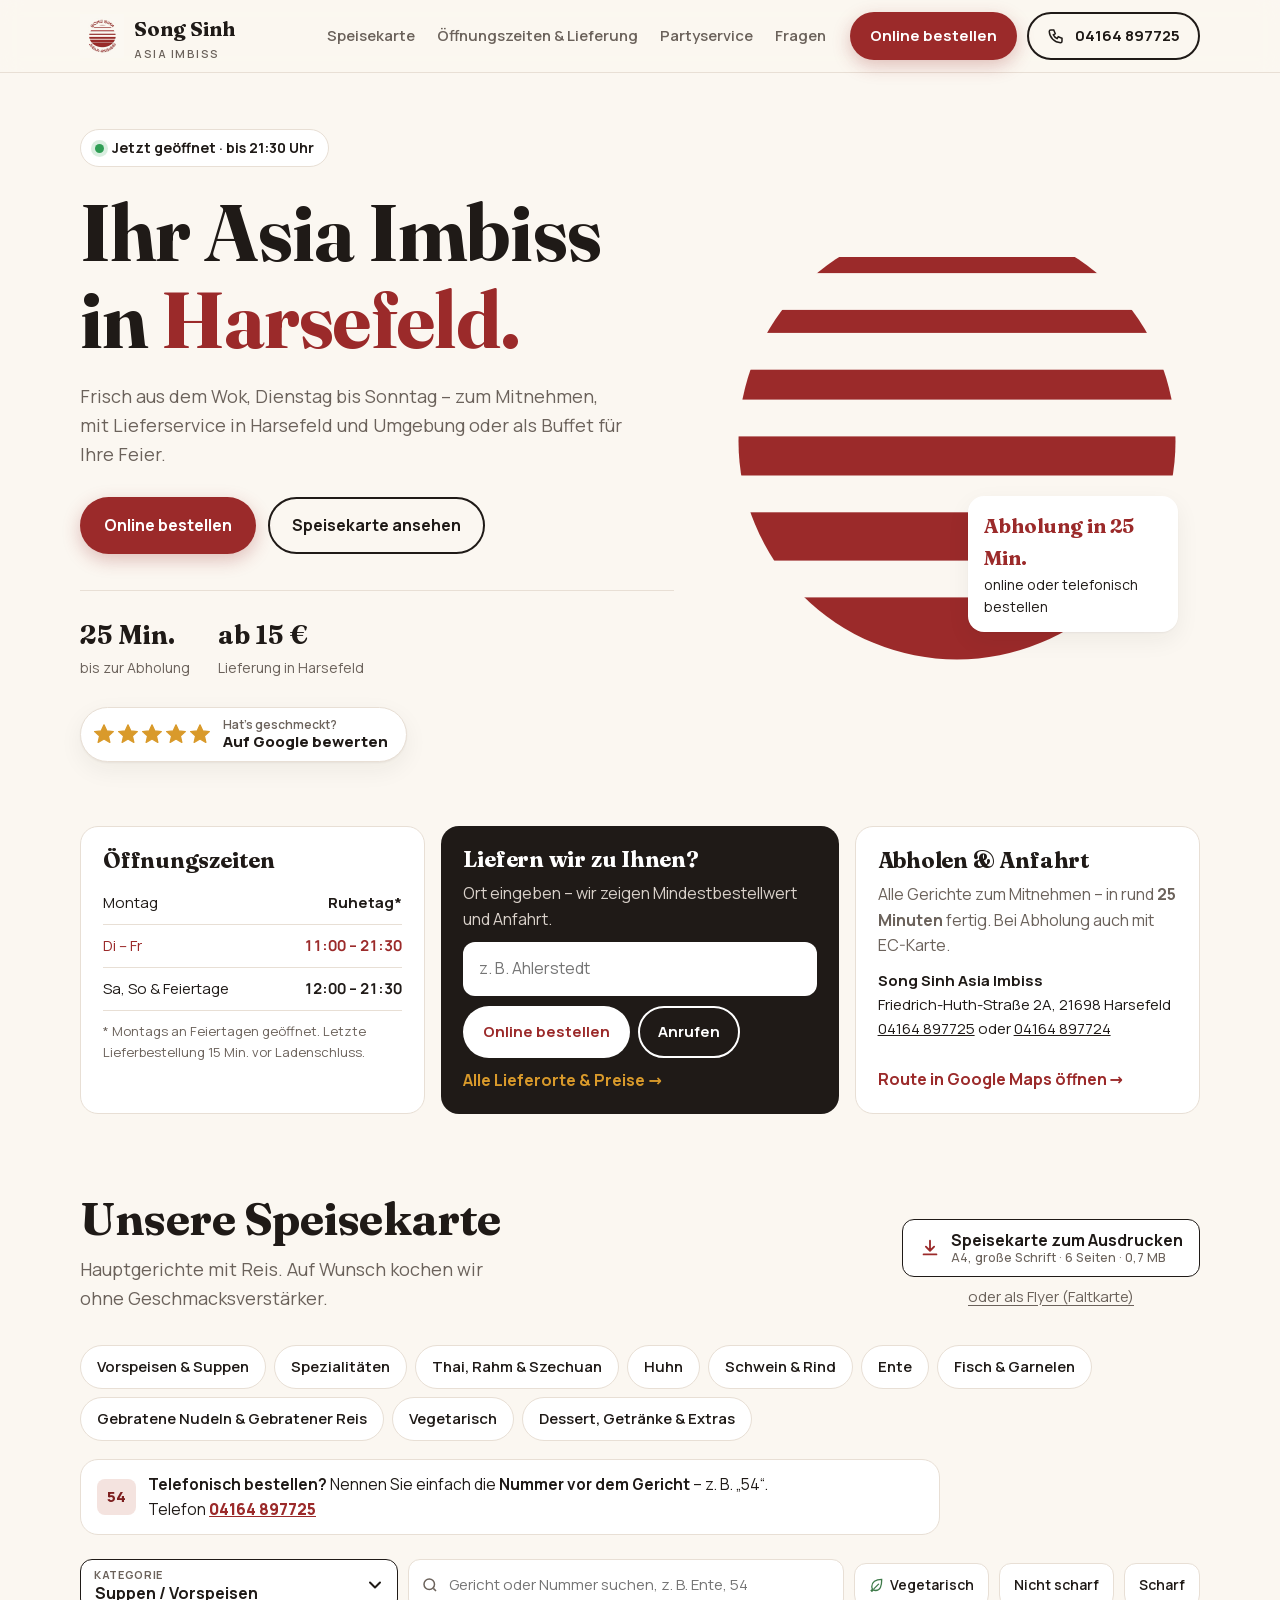
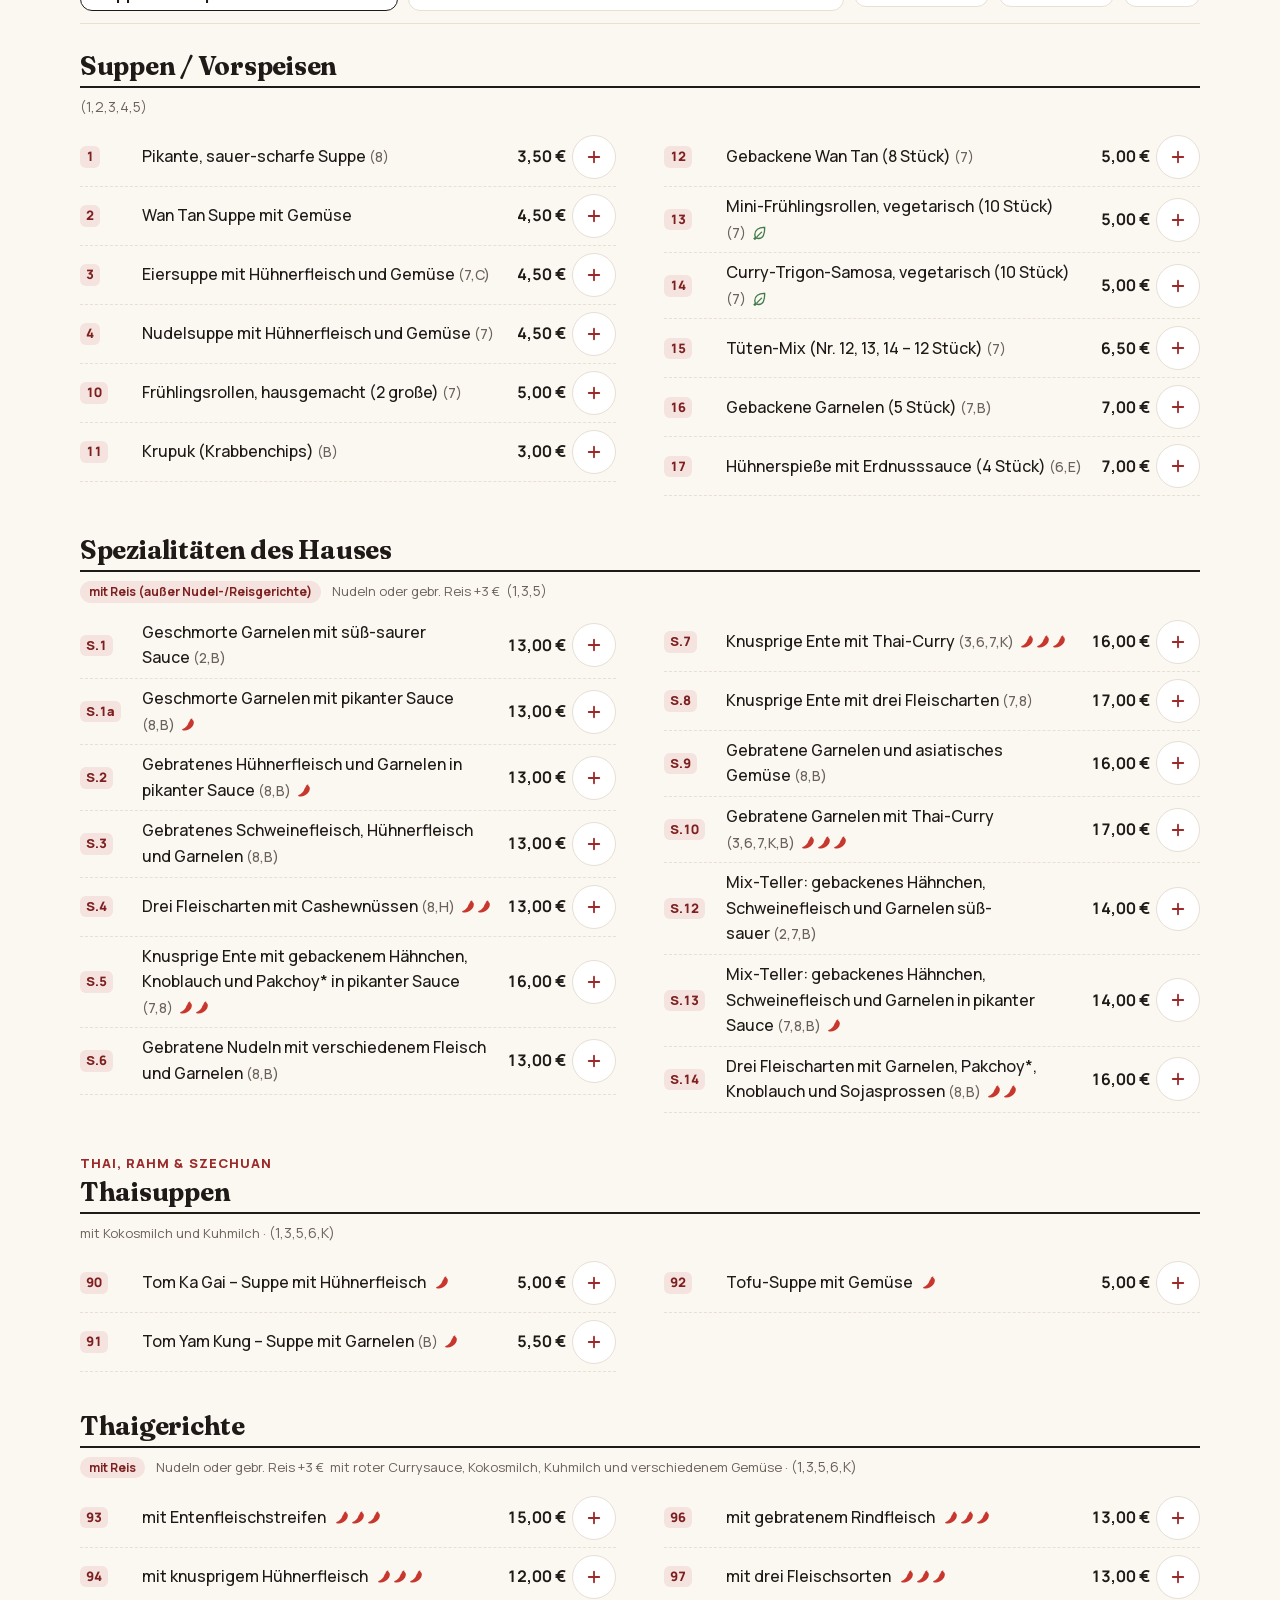
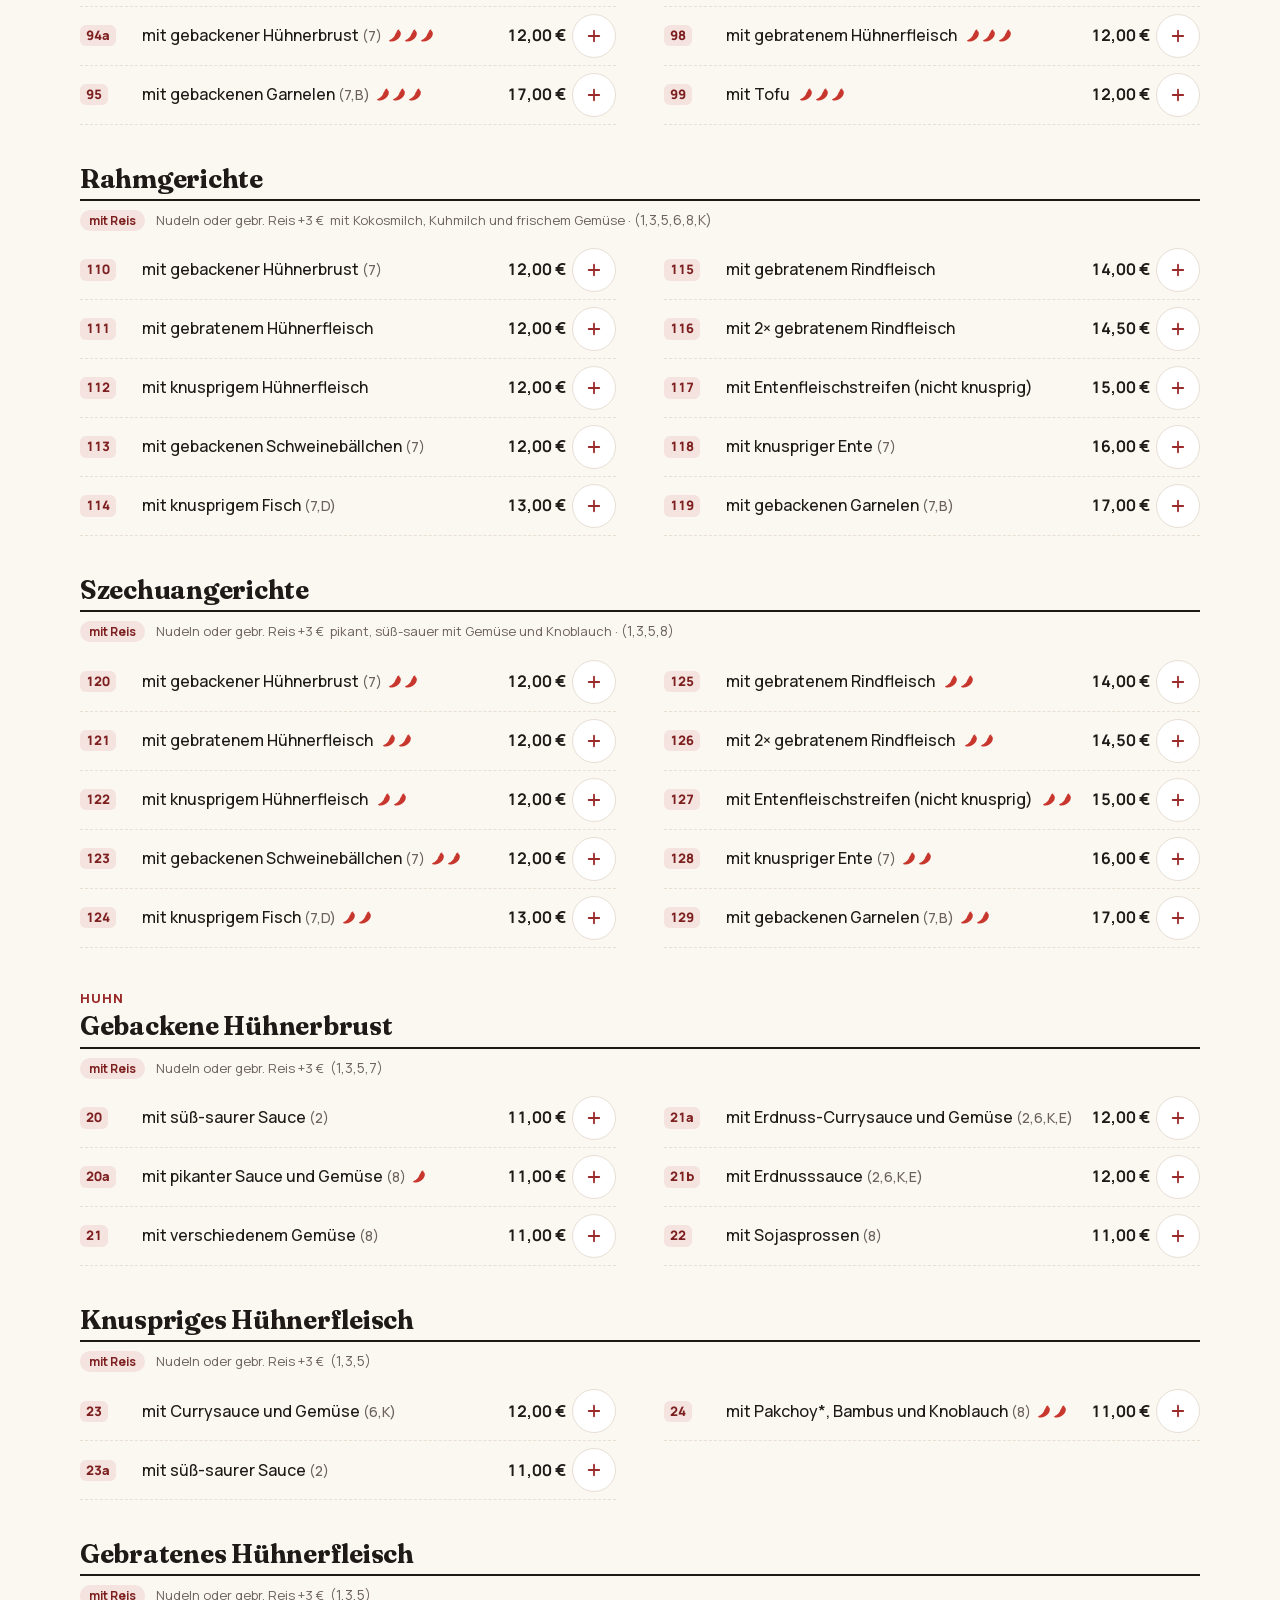
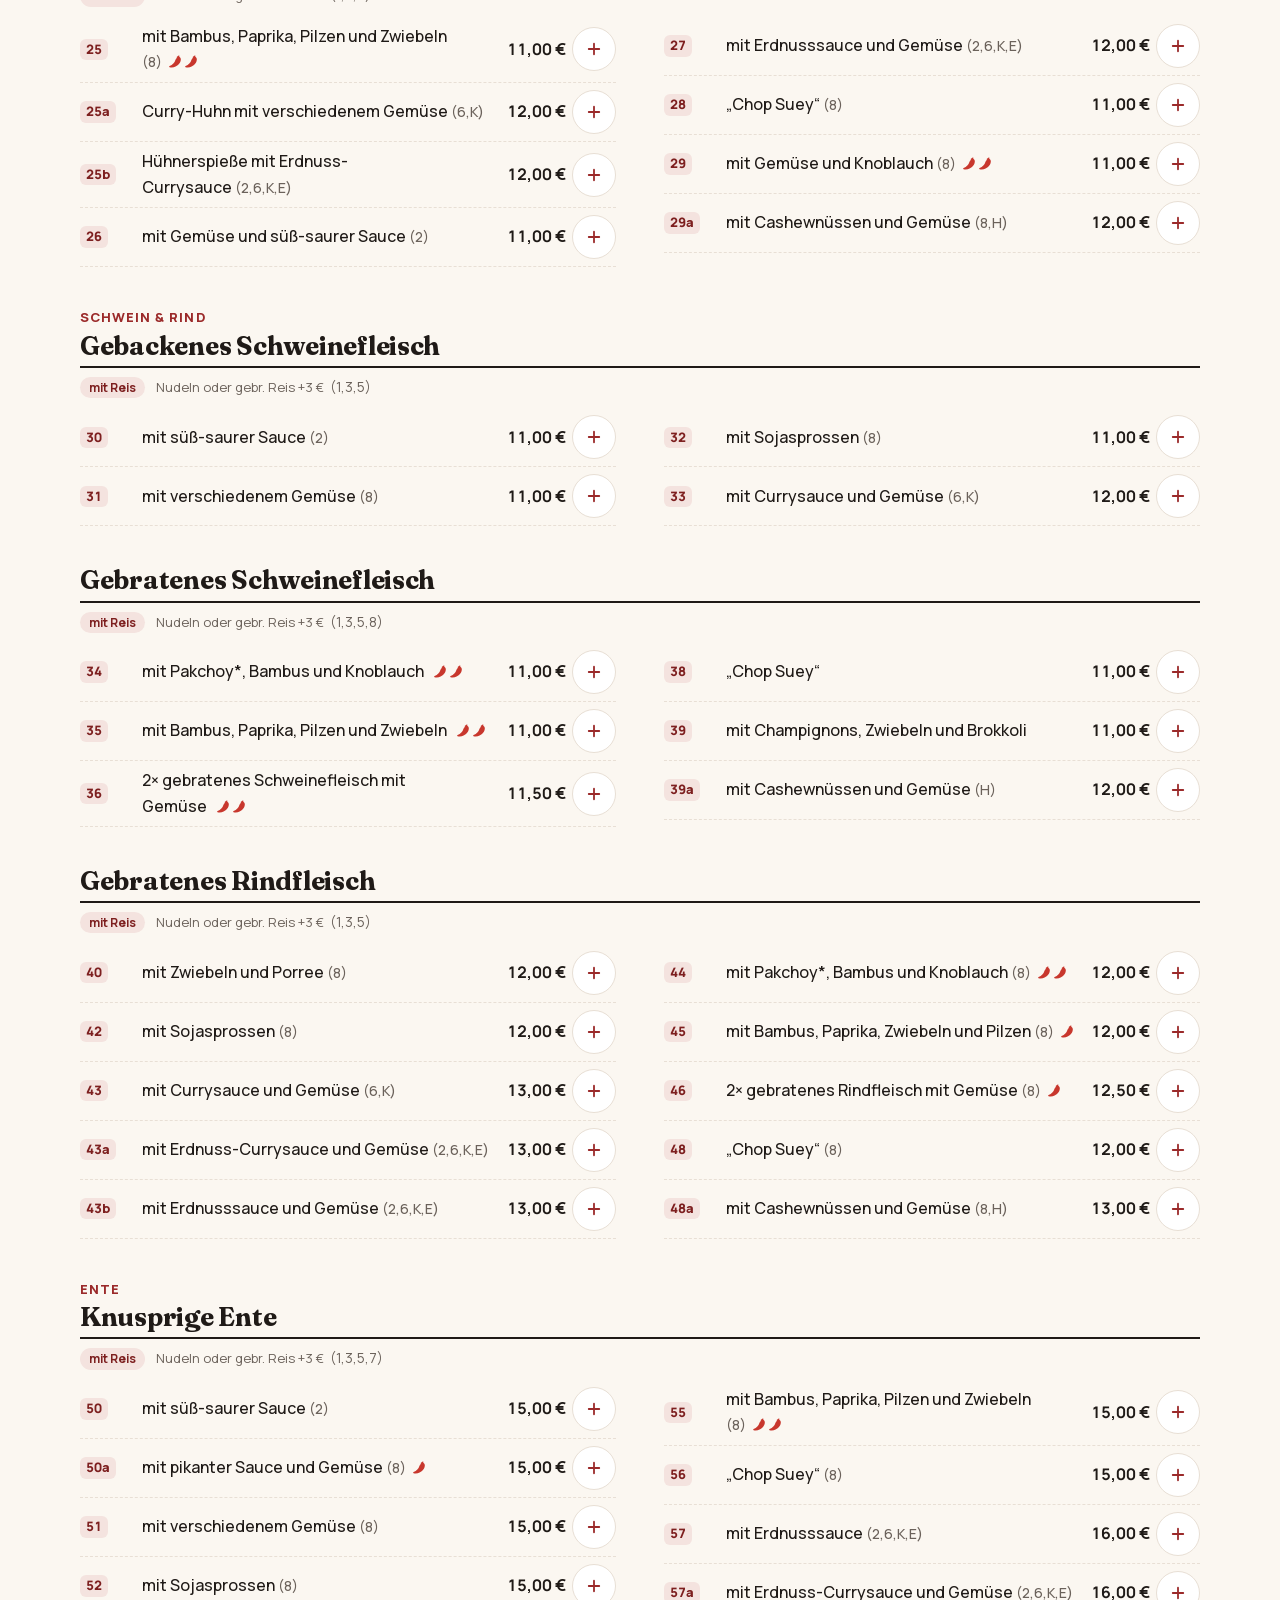
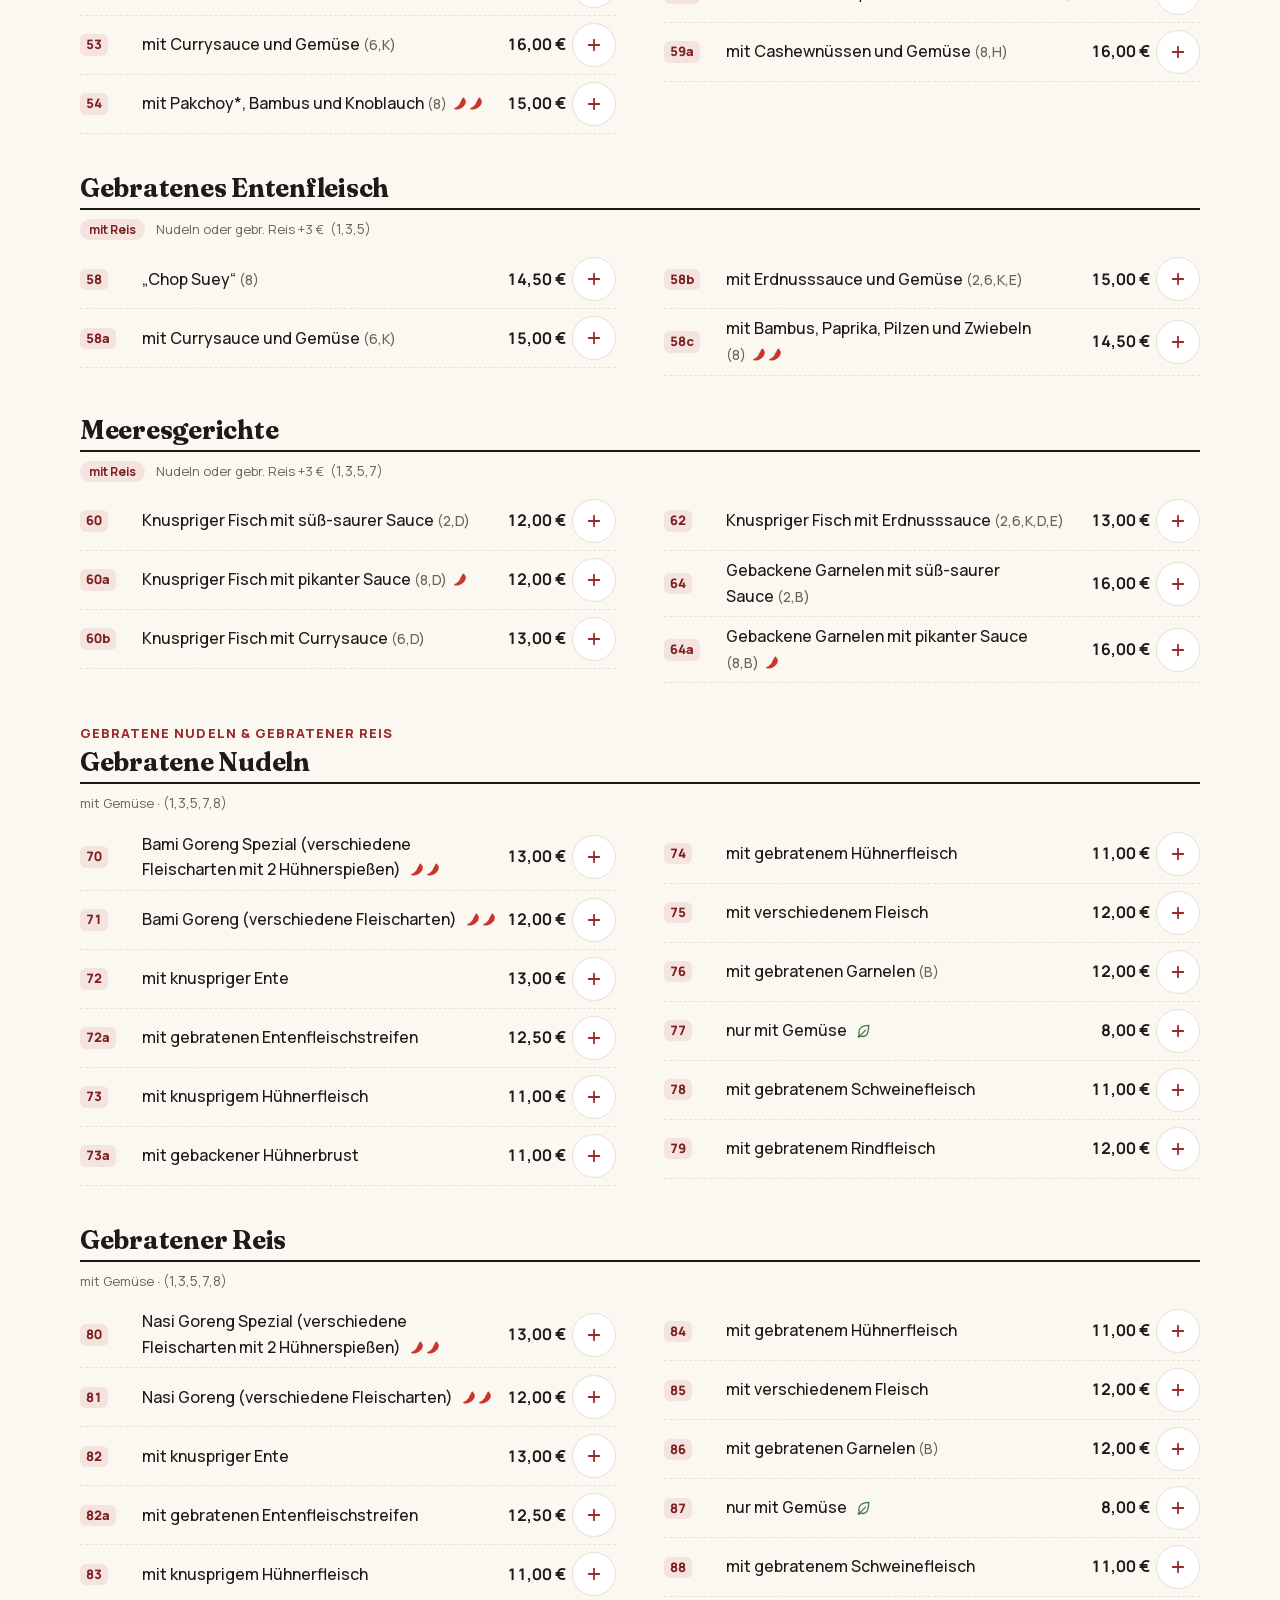
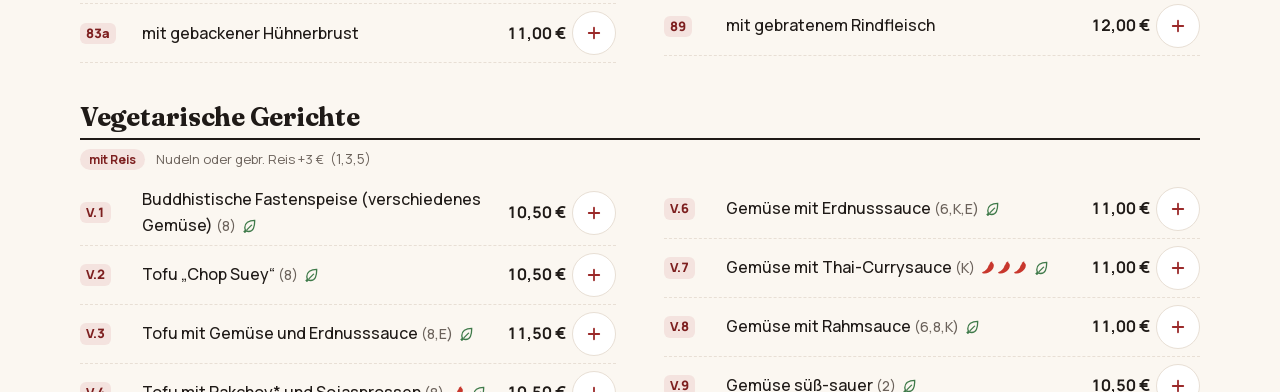
<file: home/index.html>
<!doctype html><html lang="de"><head><meta charset="utf-8"><title>Weiterleitung</title><meta name="robots" content="noindex"><link rel="canonical" href="https://www.songsinh-asiaimbiss.de/"><meta http-equiv="refresh" content="0; url=/"></head><body><p><a href="/">Weiter zur Seite</a></p></body></html>
</file>
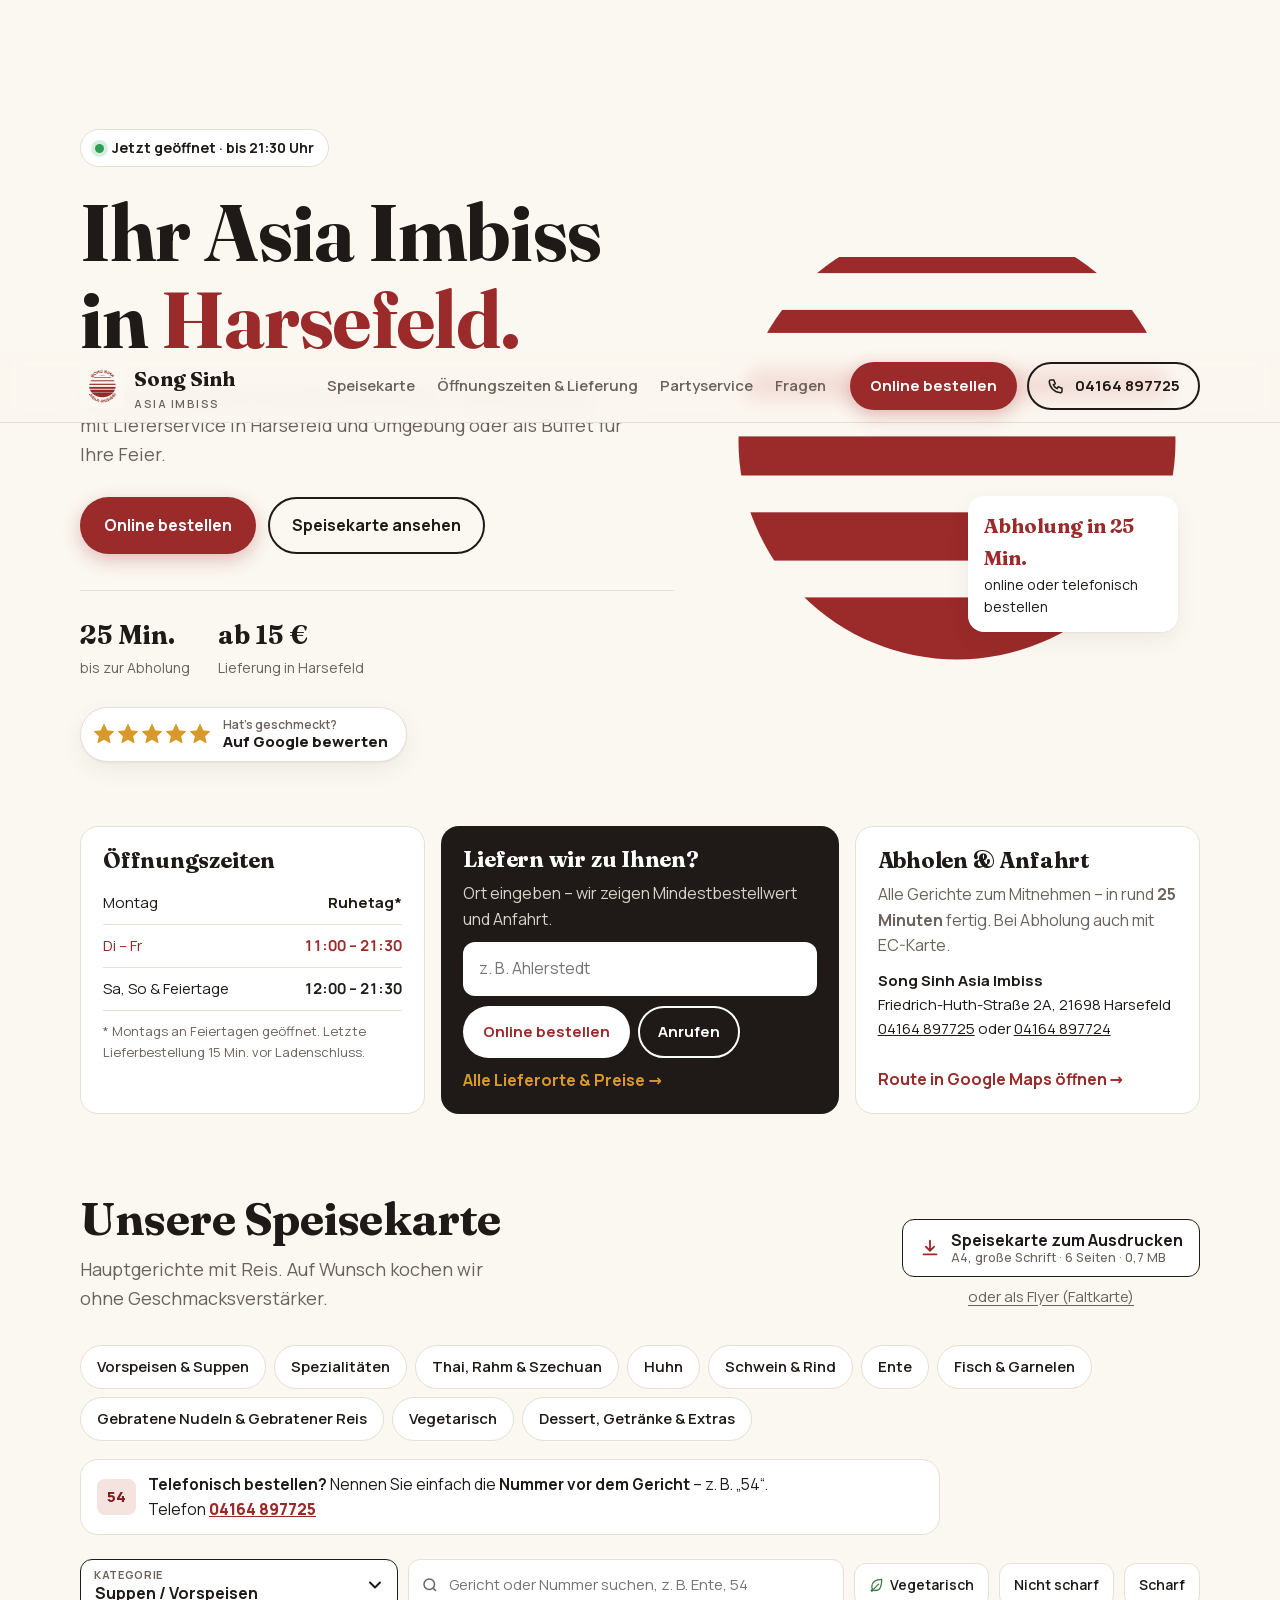
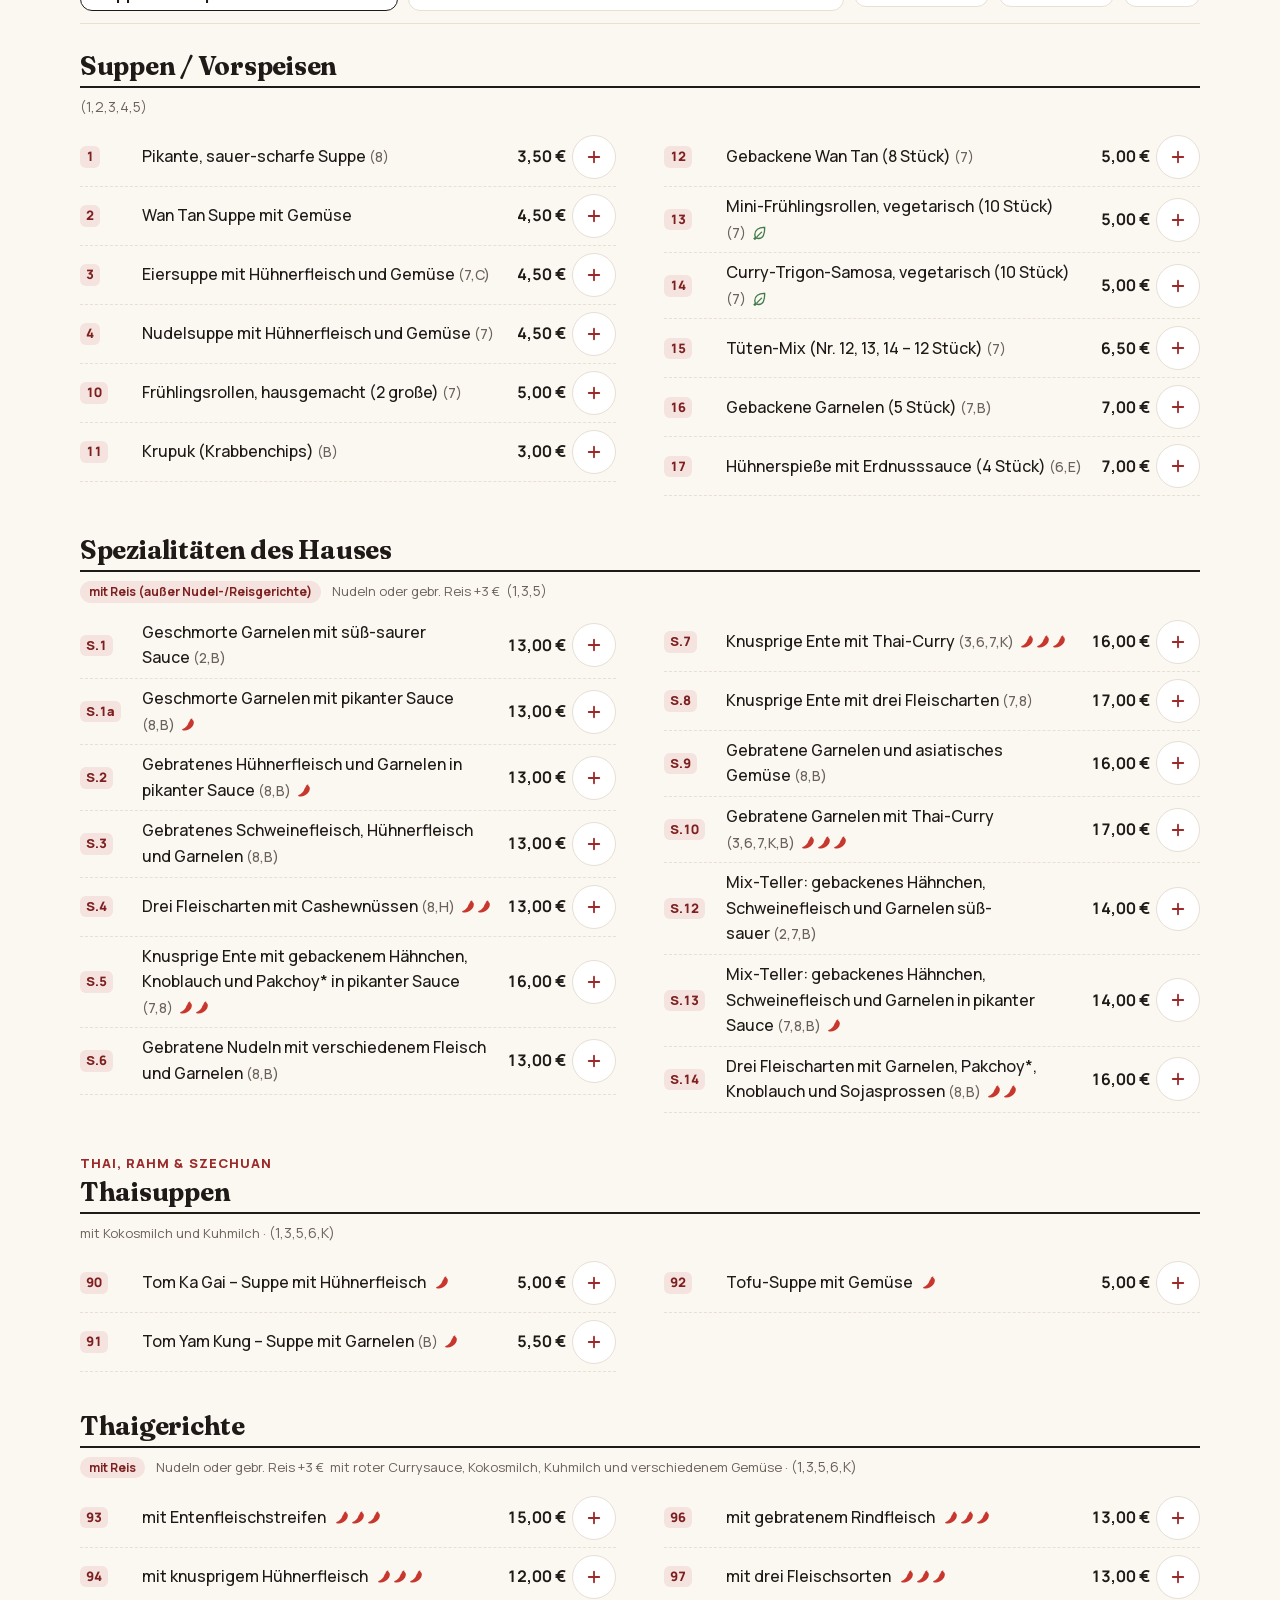
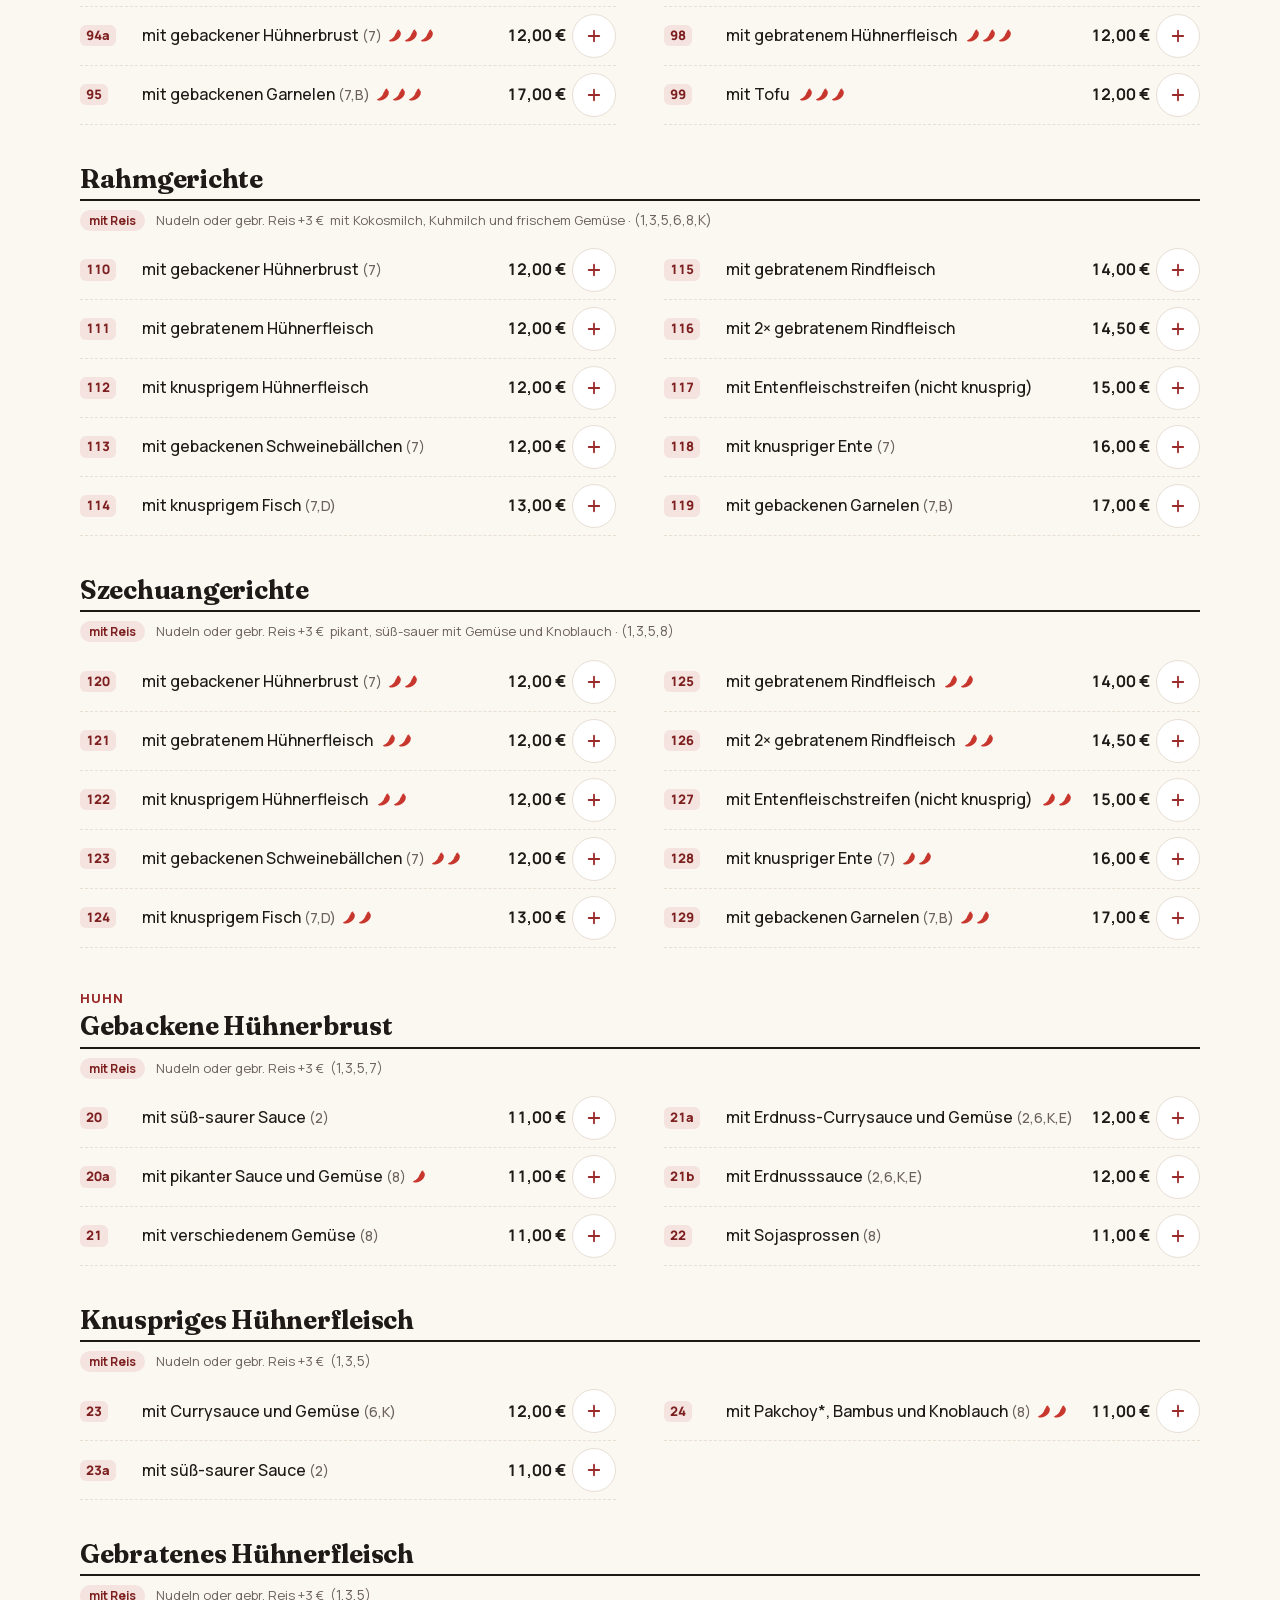
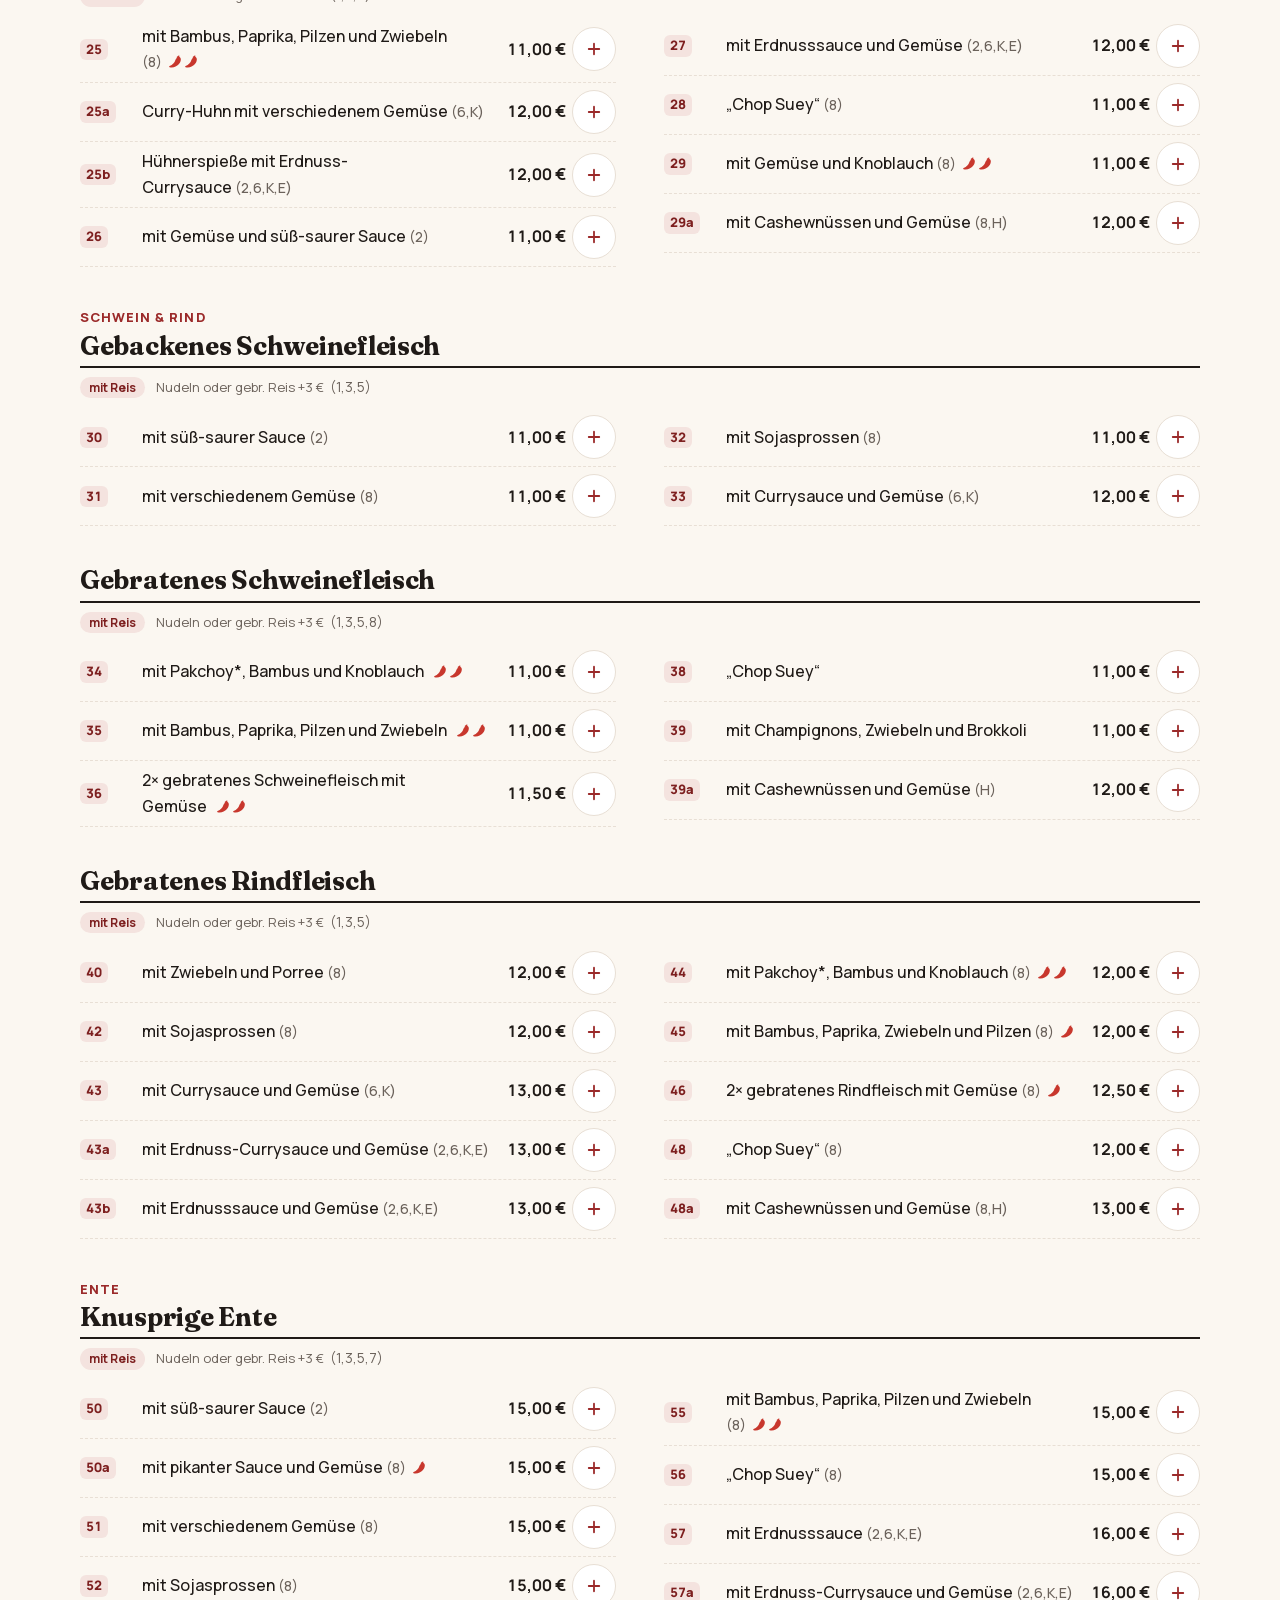
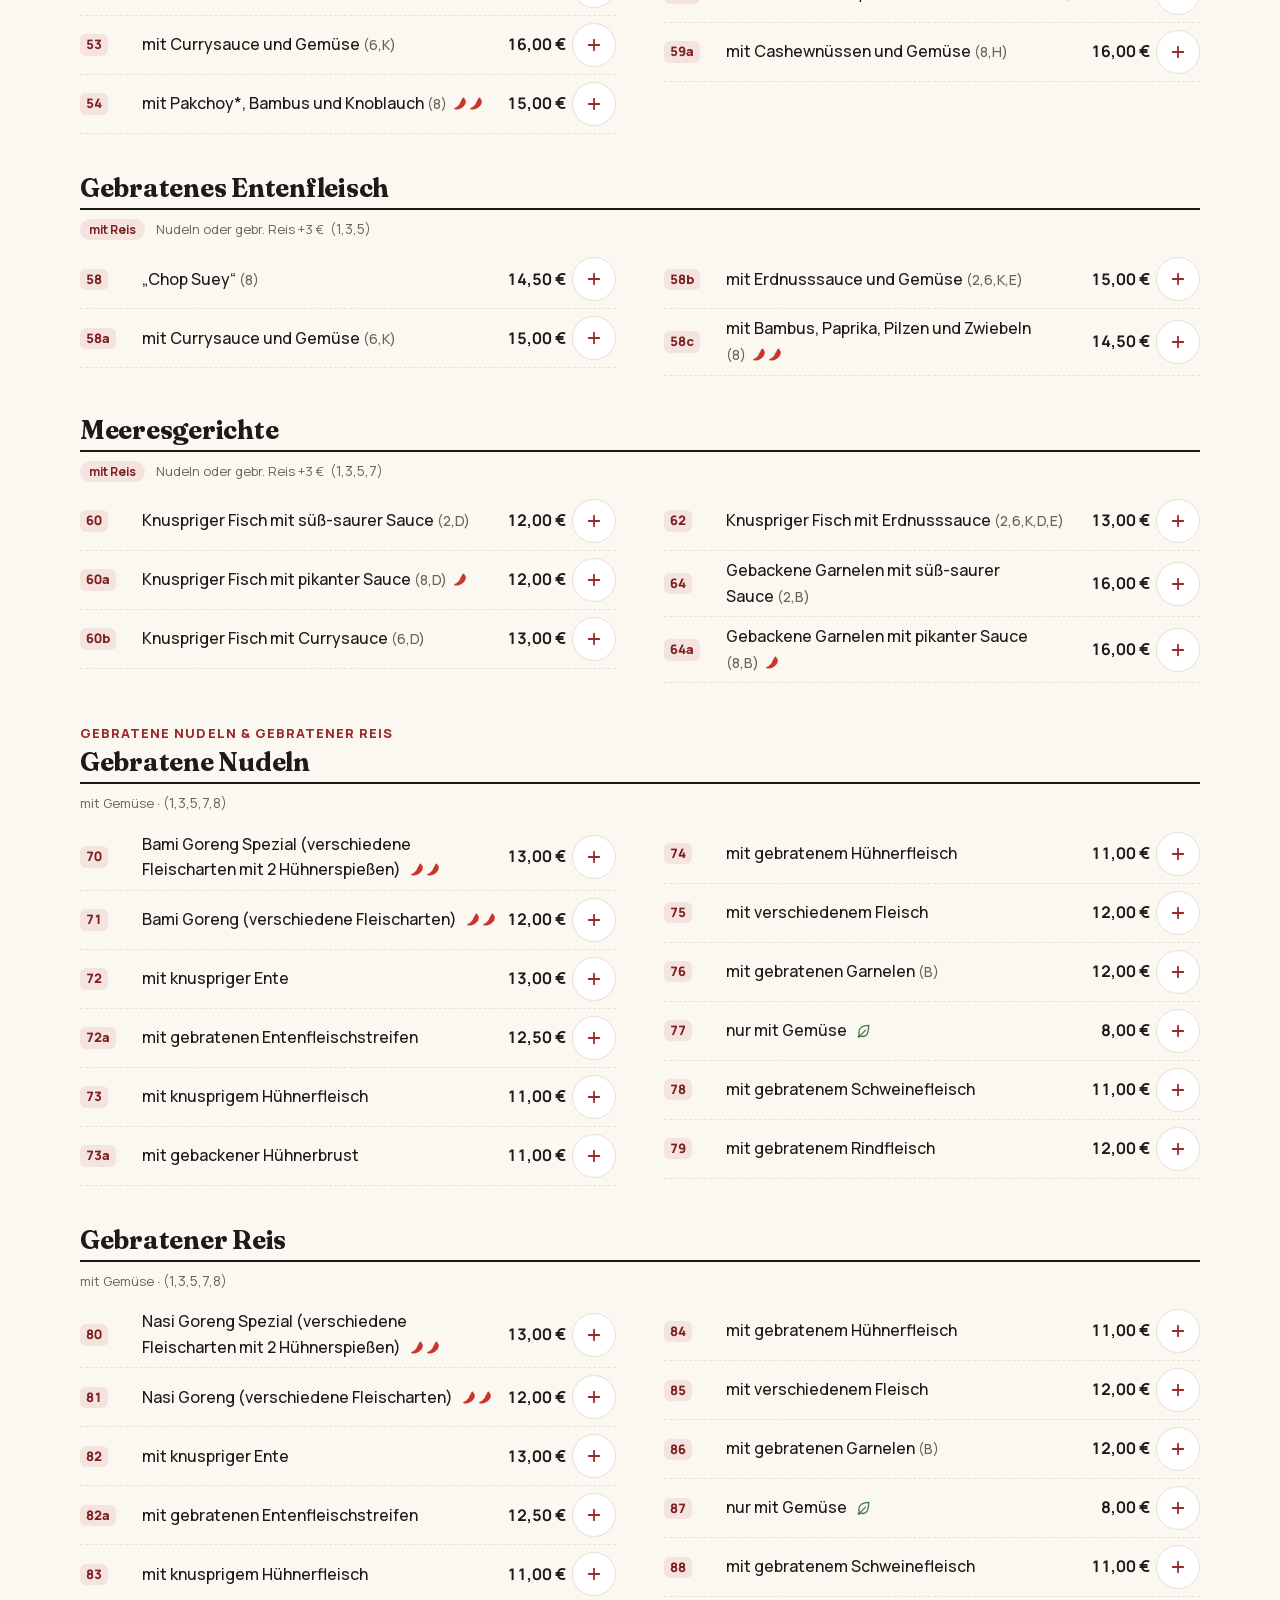
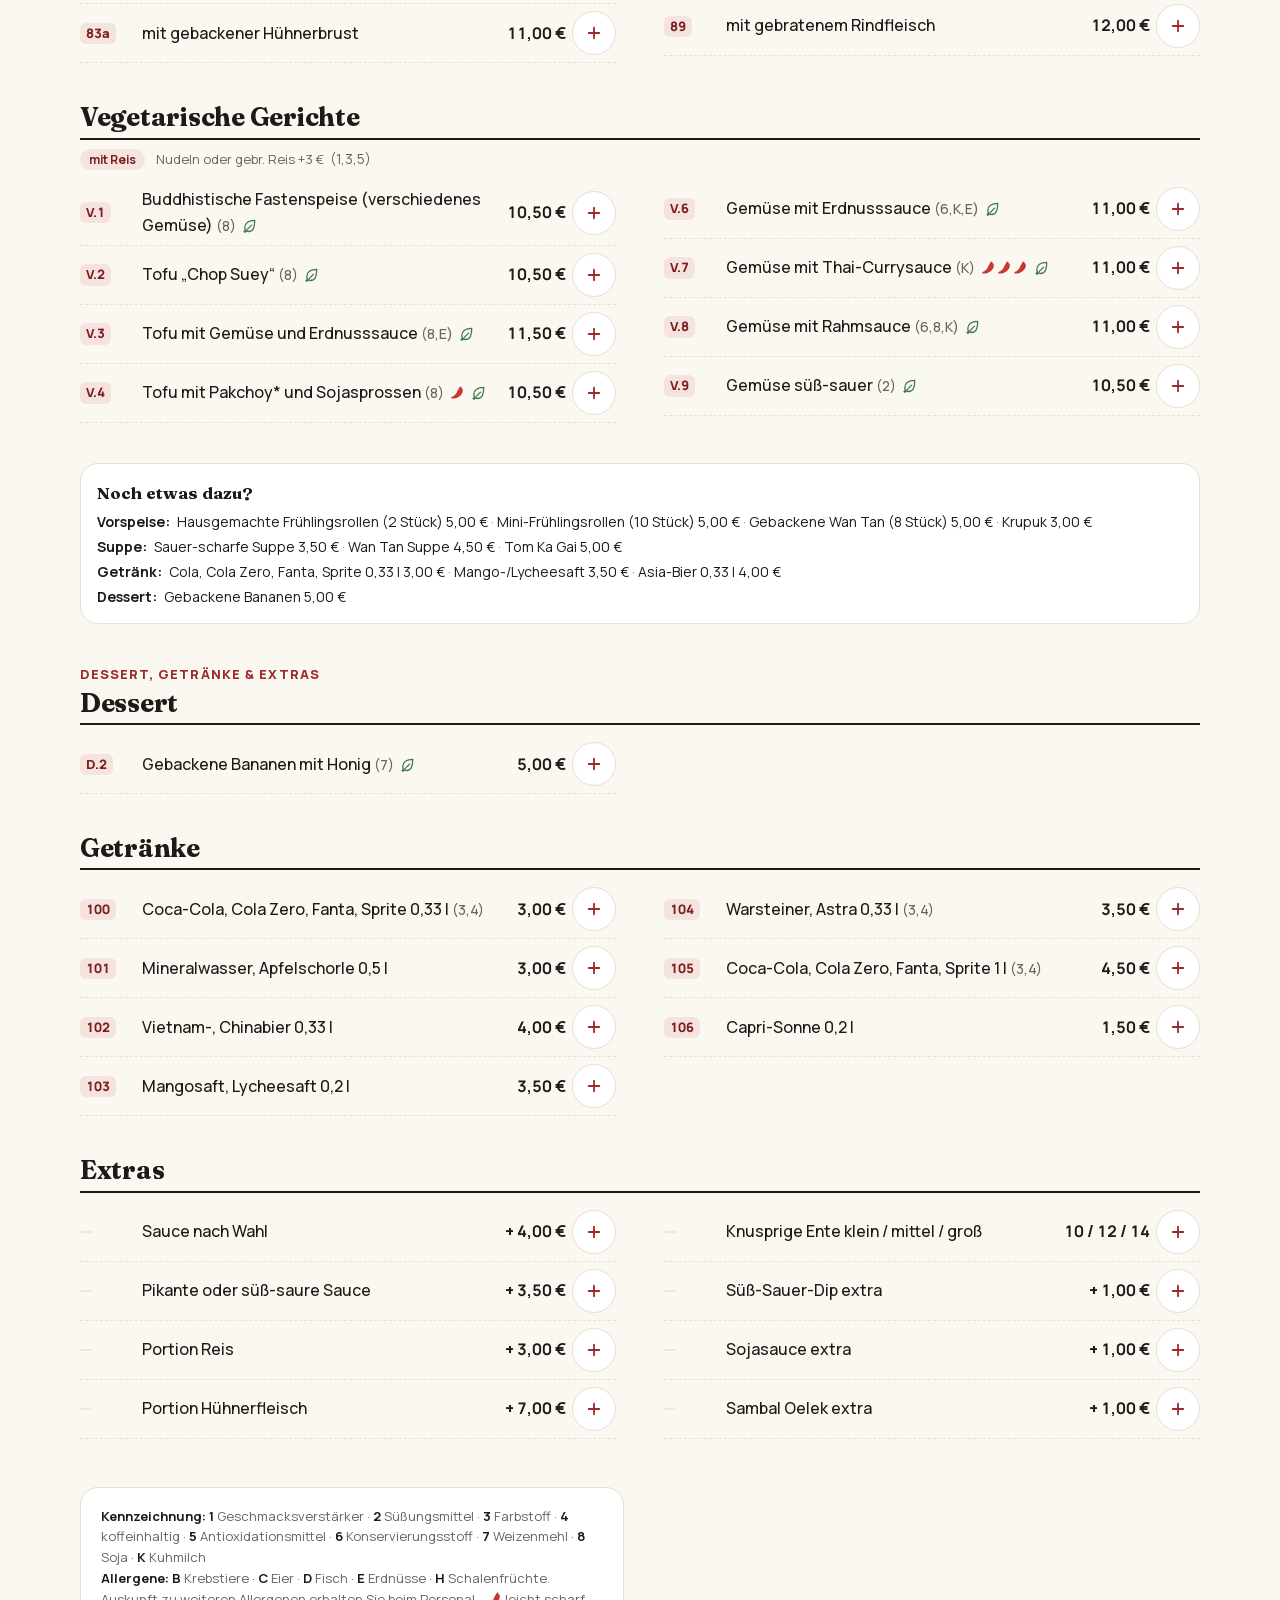
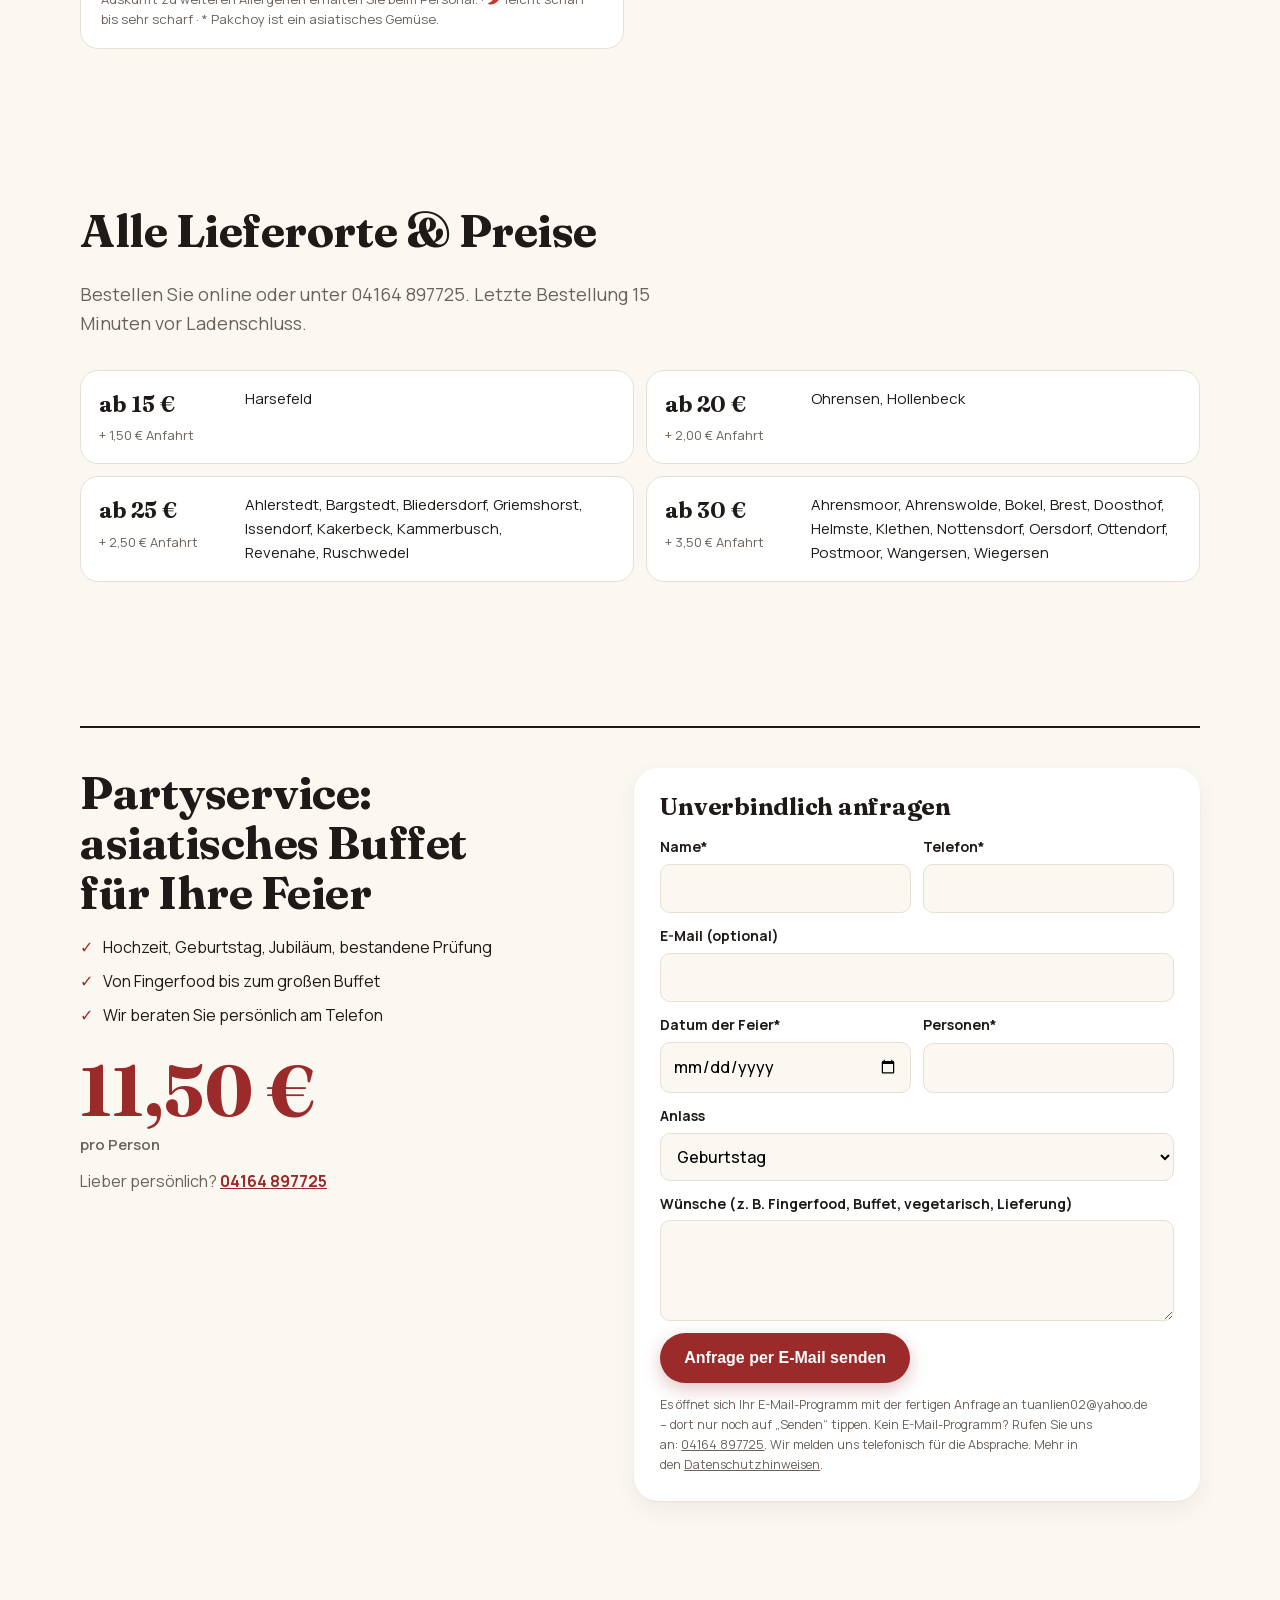
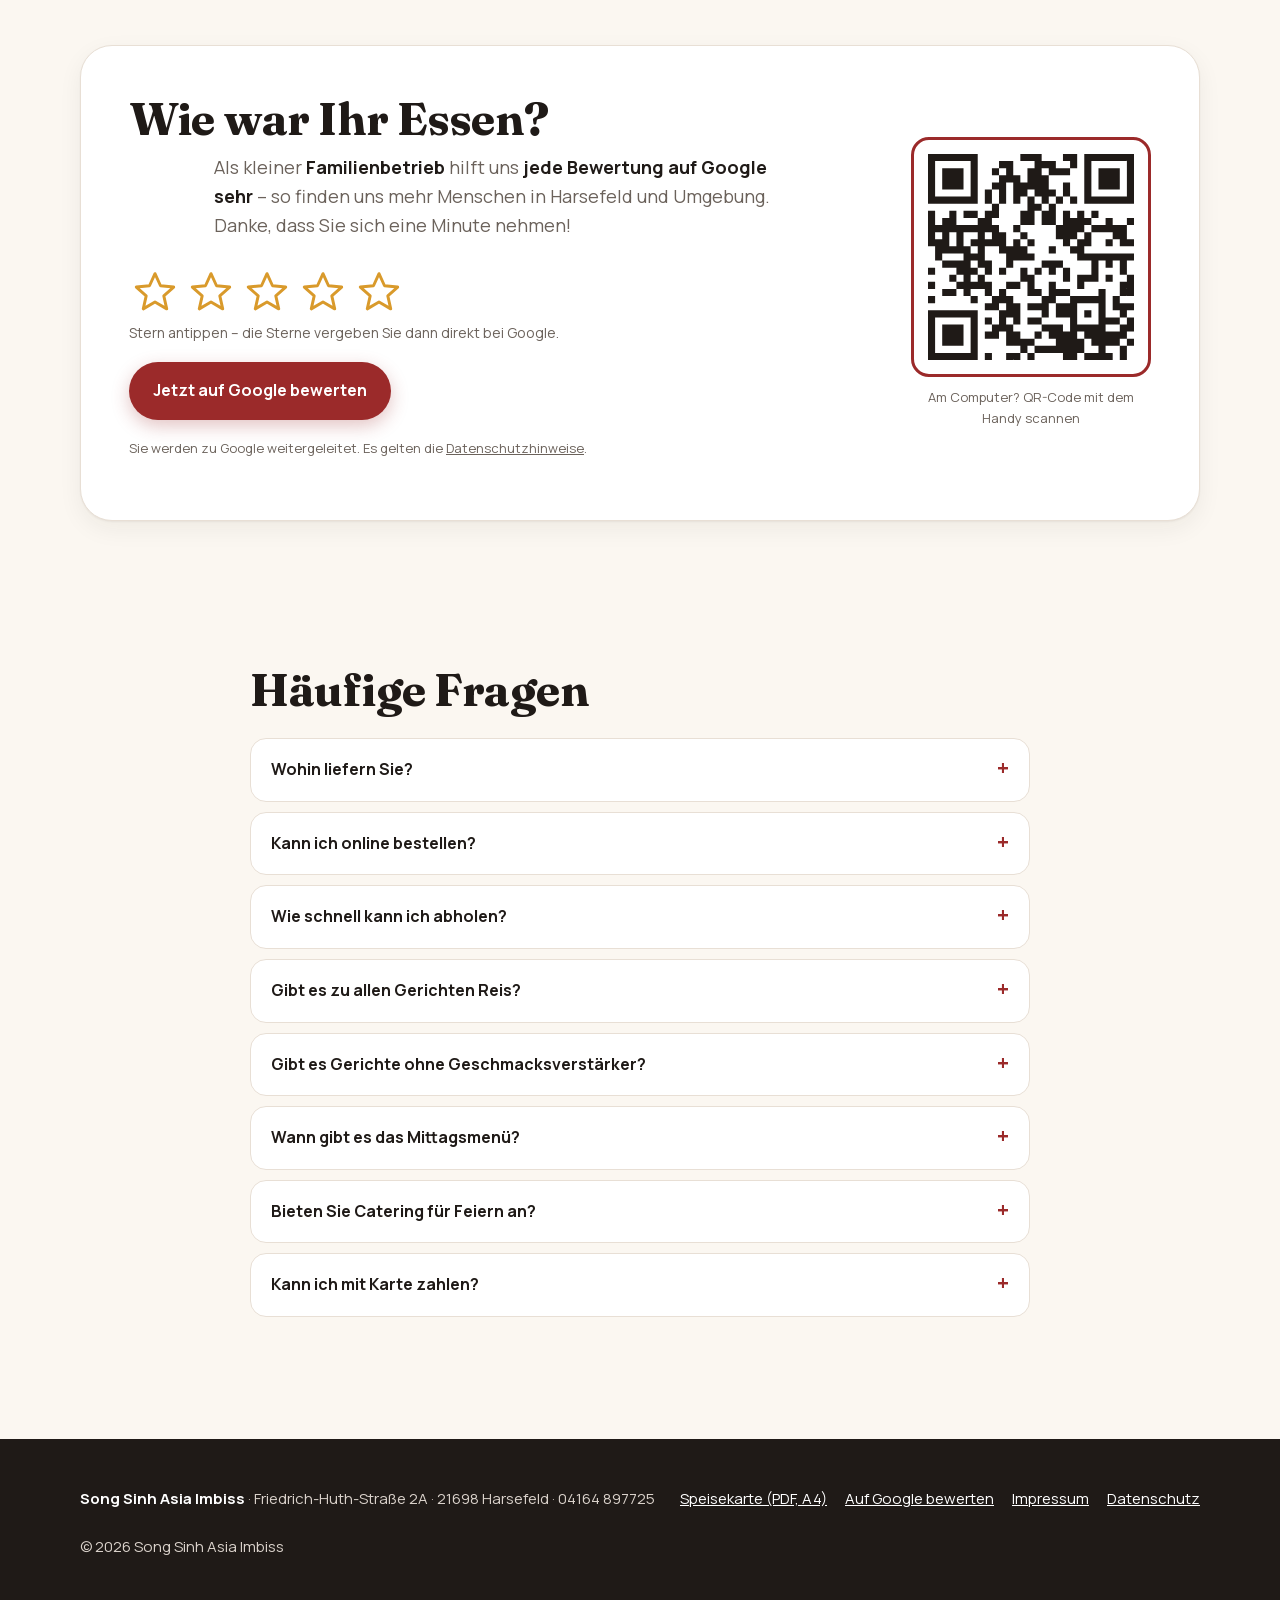
<file: kopie-suppen-vorspeisen/index.html>
<!doctype html><html lang="de"><head><meta charset="utf-8"><title>Weiterleitung</title><meta name="robots" content="noindex"><link rel="canonical" href="https://www.songsinh-asiaimbiss.de/#speisekarte"><meta http-equiv="refresh" content="0; url=/#speisekarte"></head><body><p><a href="/#speisekarte">Weiter zur Seite</a></p></body></html>
</file>
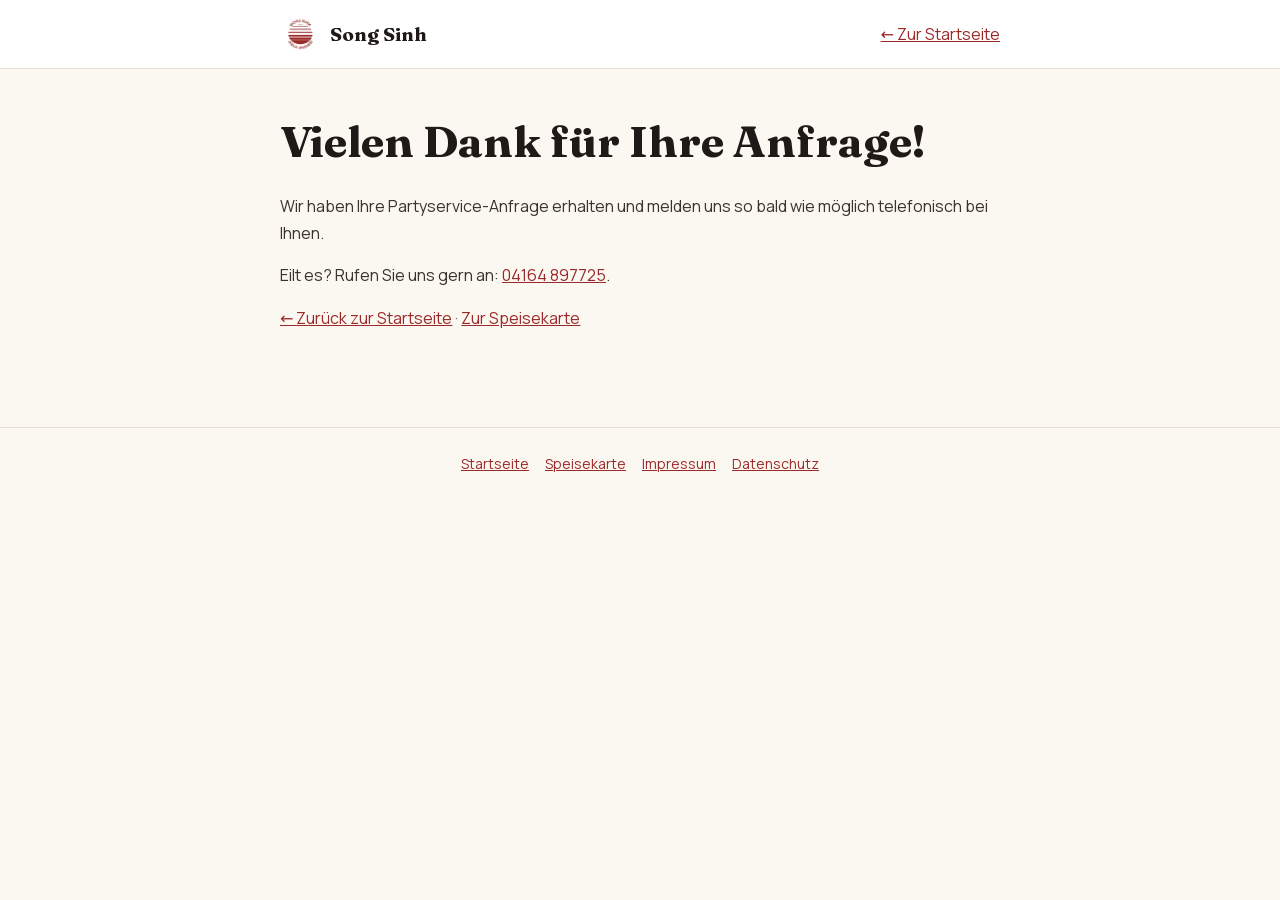
<file: danke.html>
<!doctype html>
<html lang="de">
<head>
<meta charset="utf-8">
<meta name="viewport" content="width=device-width, initial-scale=1">
<title>Vielen Dank für Ihre Anfrage! – Song Sinh Asia Imbiss Harsefeld</title>
<meta name="robots" content="noindex">
<link rel="canonical" href="https://www.songsinh-asiaimbiss.de/danke">
<link rel="icon" type="image/png" sizes="32x32" href="/assets/favicon-32.png">
<link rel="apple-touch-icon" href="/assets/apple-touch-icon.png">
<link rel="stylesheet" href="/assets/fonts.css">
<style>
:root{--red:#9b2a2a;--paper:#fbf7f1;--ink:#1f1a17;--muted:#6b625b;--line:#e8dfd5}
*{box-sizing:border-box}
body{margin:0;background:var(--paper);color:var(--ink);font:16px/1.65 "Manrope",system-ui,sans-serif}
a{color:var(--red)}
.top{border-bottom:1px solid var(--line);background:#fff}
.top .in,.main{max-width:760px;margin:0 auto;padding:0 20px}
.top .in{display:flex;align-items:center;justify-content:space-between;height:68px}
.brand{display:flex;align-items:center;gap:10px;text-decoration:none;color:var(--ink);font:700 19px "Fraunces",Georgia,serif}
.brand img{width:40px;height:40px;mix-blend-mode:multiply}
.main{padding-top:48px;padding-bottom:80px}
h1{font:700 clamp(32px,5vw,44px)/1.1 "Fraunces",Georgia,serif;margin:0 0 28px}
h2{font:700 22px/1.25 "Fraunces",Georgia,serif;margin:36px 0 8px}
p,li{color:#3a332e}
.todo{background:#fff3cd;border:1px solid #e0b400;border-radius:8px;padding:2px 6px;font-weight:700;color:#7a5a00}
.meta{color:var(--muted);font-size:14px;margin-top:40px}
footer{border-top:1px solid var(--line);padding:24px 20px;text-align:center;font-size:14px;color:var(--muted)}
footer a{margin:0 8px}
</style>
</head>
<body>
<header class="top"><div class="in">
  <a class="brand" href="/"><img src="/assets/logo-176.jpg" alt="" width="40" height="40">Song Sinh</a>
  <a href="/">← Zur Startseite</a>
</div></header>
<main class="main">
<h1>Vielen Dank für Ihre Anfrage!</h1>
<p>Wir haben Ihre Partyservice-Anfrage erhalten und melden uns so bald wie möglich telefonisch bei Ihnen.</p><p>Eilt es? Rufen Sie uns gern an: <a href="tel:+494164897725">04164 897725</a>.</p><p><a href="/">← Zurück zur Startseite</a> · <a href="/#speisekarte">Zur Speisekarte</a></p>
</main>
<footer><a href="/">Startseite</a><a href="/#speisekarte">Speisekarte</a><a href="/impressum">Impressum</a><a href="/datenschutz">Datenschutz</a></footer>
</body>
</html>
</file>
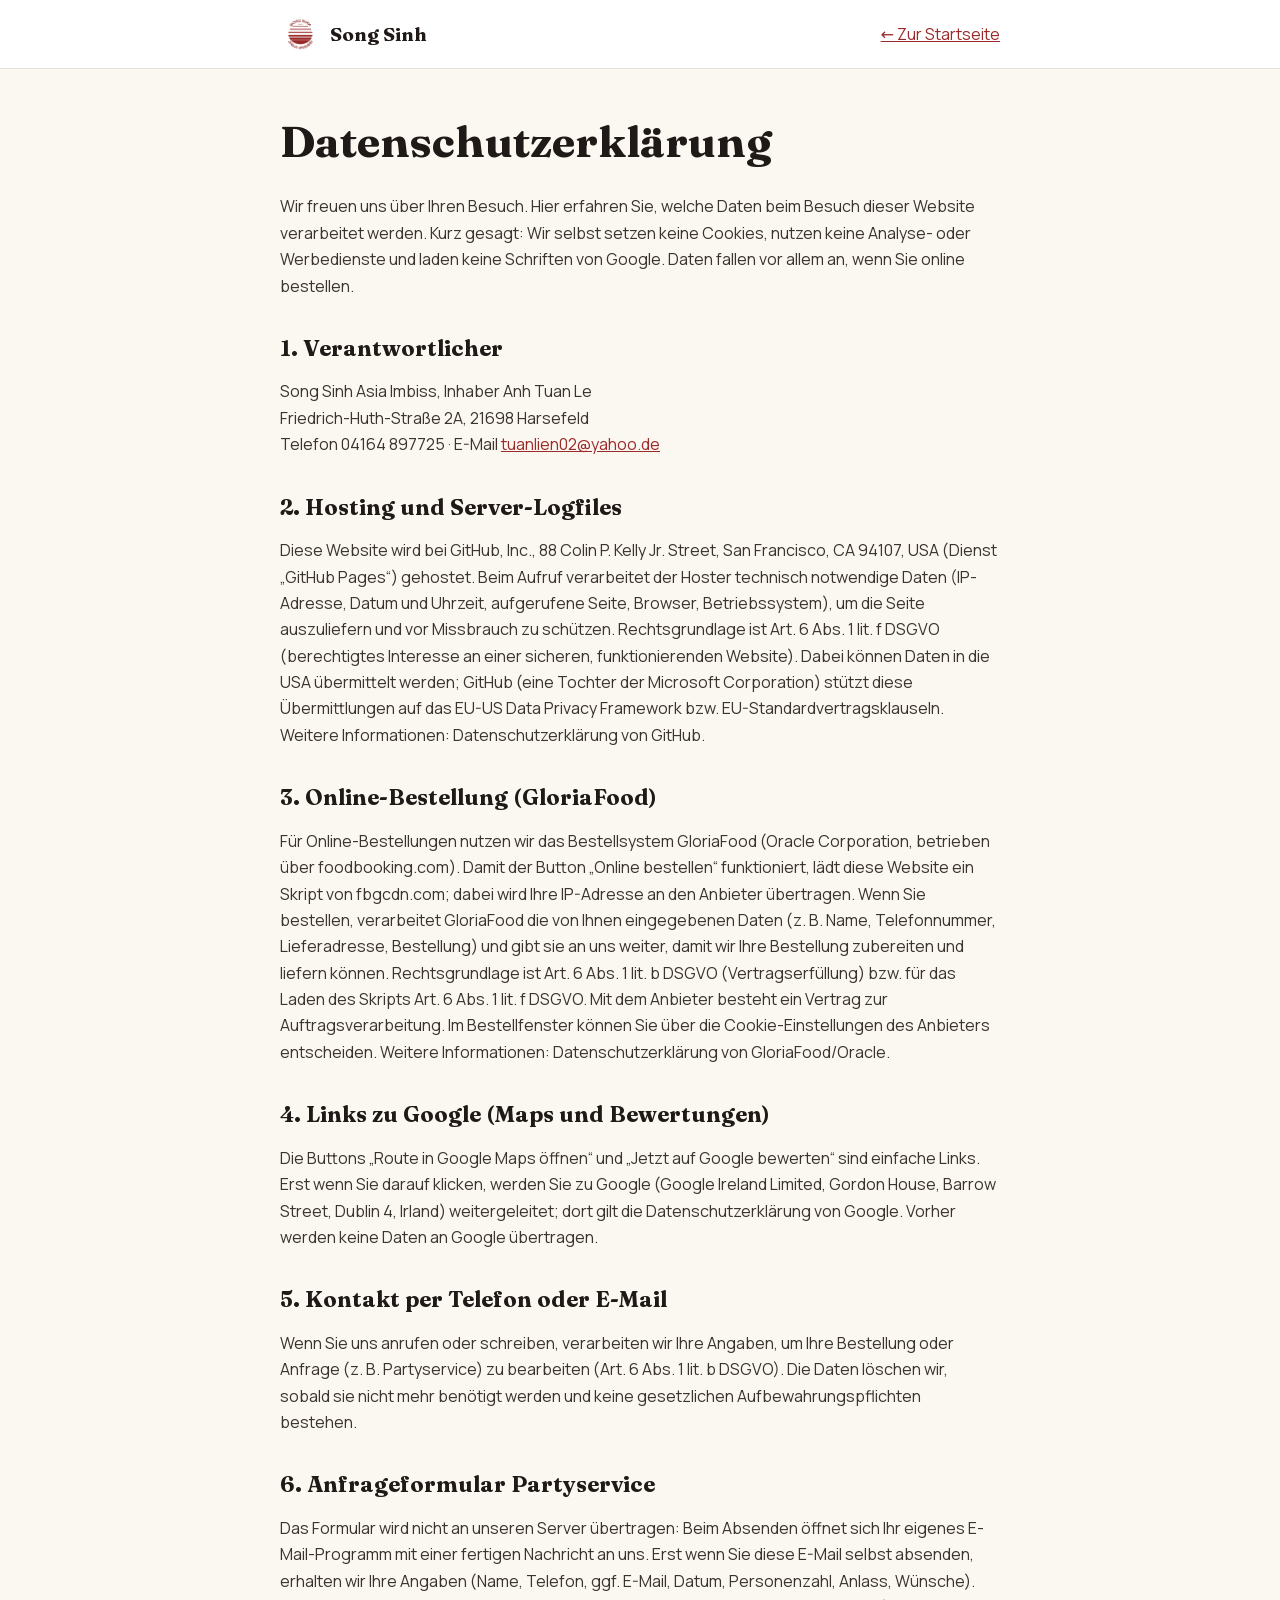
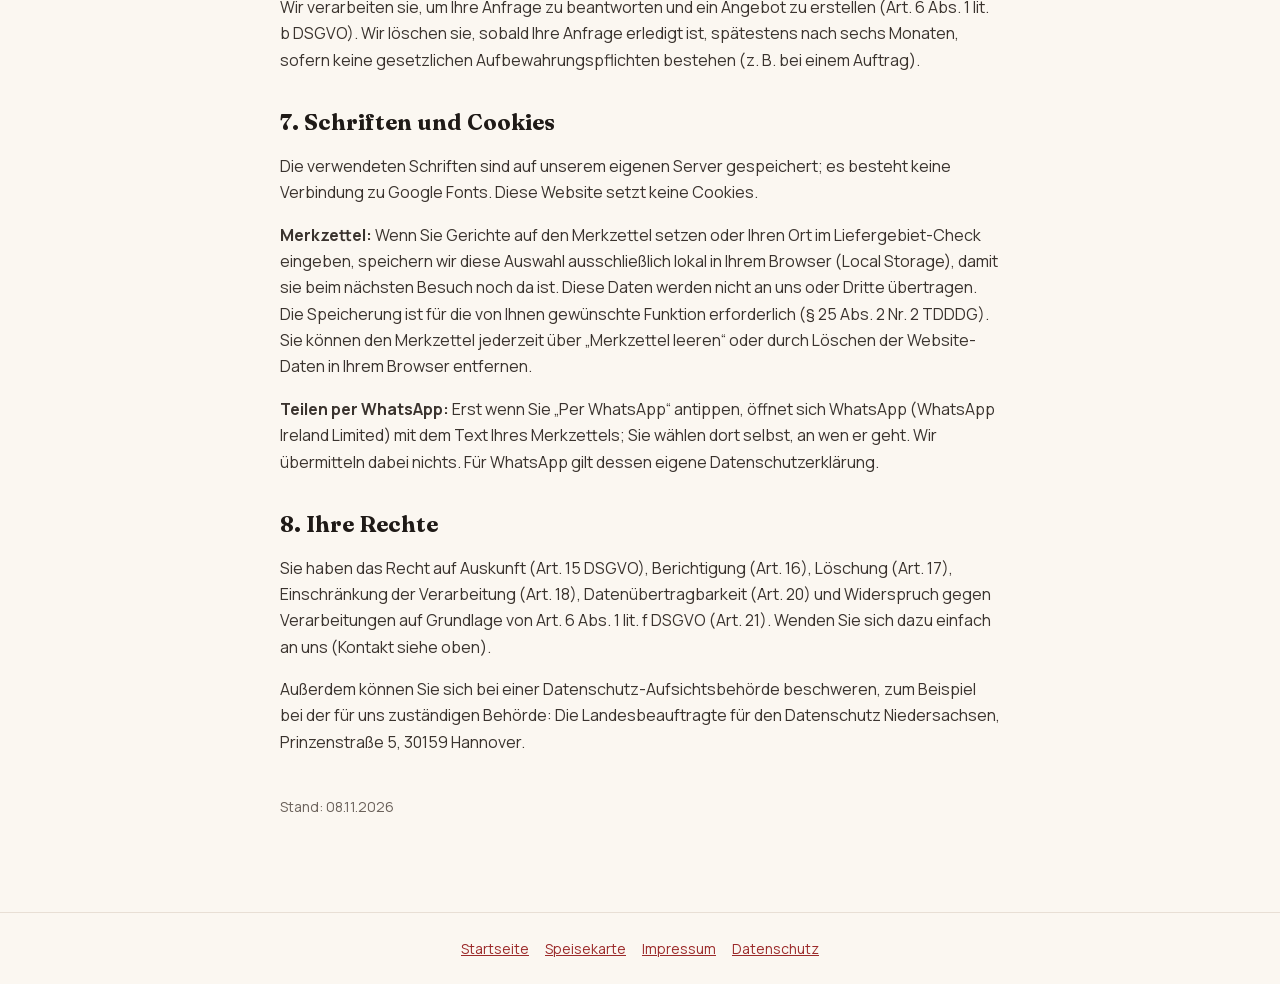
<file: datenschutz.html>
<!doctype html>
<html lang="de">
<head>
<meta charset="utf-8">
<meta name="viewport" content="width=device-width, initial-scale=1">
<title>Datenschutzerklärung – Song Sinh Asia Imbiss Harsefeld</title>
<meta name="robots" content="noindex, follow">
<link rel="canonical" href="https://www.songsinh-asiaimbiss.de/datenschutz">
<link rel="icon" type="image/png" sizes="32x32" href="/assets/favicon-32.png">
<link rel="apple-touch-icon" href="/assets/apple-touch-icon.png">
<link rel="stylesheet" href="/assets/fonts.css">
<style>
:root{--red:#9b2a2a;--paper:#fbf7f1;--ink:#1f1a17;--muted:#6b625b;--line:#e8dfd5}
*{box-sizing:border-box}
body{margin:0;background:var(--paper);color:var(--ink);font:16px/1.65 "Manrope",system-ui,sans-serif}
a{color:var(--red)}
.top{border-bottom:1px solid var(--line);background:#fff}
.top .in,.main{max-width:760px;margin:0 auto;padding:0 20px}
.top .in{display:flex;align-items:center;justify-content:space-between;height:68px}
.brand{display:flex;align-items:center;gap:10px;text-decoration:none;color:var(--ink);font:700 19px "Fraunces",Georgia,serif}
.brand img{width:40px;height:40px;mix-blend-mode:multiply}
.main{padding-top:48px;padding-bottom:80px}
h1{font:700 clamp(32px,5vw,44px)/1.1 "Fraunces",Georgia,serif;margin:0 0 28px}
h2{font:700 22px/1.25 "Fraunces",Georgia,serif;margin:36px 0 8px}
p,li{color:#3a332e}
.todo{background:#fff3cd;border:1px solid #e0b400;border-radius:8px;padding:2px 6px;font-weight:700;color:#7a5a00}
.meta{color:var(--muted);font-size:14px;margin-top:40px}
footer{border-top:1px solid var(--line);padding:24px 20px;text-align:center;font-size:14px;color:var(--muted)}
footer a{margin:0 8px}
</style>
</head>
<body>
<header class="top"><div class="in">
  <a class="brand" href="/"><img src="/assets/logo-176.jpg" alt="" width="40" height="40">Song Sinh</a>
  <a href="/">← Zur Startseite</a>
</div></header>
<main class="main">
<h1>Datenschutzerklärung</h1>

<p>Wir freuen uns über Ihren Besuch. Hier erfahren Sie, welche Daten beim Besuch dieser Website verarbeitet werden. Kurz gesagt: Wir selbst setzen keine Cookies, nutzen keine Analyse- oder Werbedienste und laden keine Schriften von Google. Daten fallen vor allem an, wenn Sie online bestellen.</p>

<h2>1. Verantwortlicher</h2>
<p>Song Sinh Asia Imbiss, Inhaber Anh Tuan Le<br>Friedrich-Huth-Straße 2A, 21698 Harsefeld<br>Telefon 04164 897725 · E-Mail <a href="mailto:tuanlien02@yahoo.de">tuanlien02@yahoo.de</a></p>

<h2>2. Hosting und Server-Logfiles</h2>
<p>Diese Website wird bei GitHub, Inc., 88 Colin P. Kelly Jr. Street, San Francisco, CA 94107, USA (Dienst „GitHub Pages“) gehostet. Beim Aufruf verarbeitet der Hoster technisch notwendige Daten (IP-Adresse, Datum und Uhrzeit, aufgerufene Seite, Browser, Betriebssystem), um die Seite auszuliefern und vor Missbrauch zu schützen. Rechtsgrundlage ist Art. 6 Abs. 1 lit. f DSGVO (berechtigtes Interesse an einer sicheren, funktionierenden Website). Dabei können Daten in die USA übermittelt werden; GitHub (eine Tochter der Microsoft Corporation) stützt diese Übermittlungen auf das EU-US Data Privacy Framework bzw. EU-Standardvertragsklauseln. Weitere Informationen: Datenschutzerklärung von GitHub.</p>

<h2>3. Online-Bestellung (GloriaFood)</h2>
<p>Für Online-Bestellungen nutzen wir das Bestellsystem GloriaFood (Oracle Corporation, betrieben über foodbooking.com). Damit der Button „Online bestellen“ funktioniert, lädt diese Website ein Skript von fbgcdn.com; dabei wird Ihre IP-Adresse an den Anbieter übertragen. Wenn Sie bestellen, verarbeitet GloriaFood die von Ihnen eingegebenen Daten (z. B. Name, Telefonnummer, Lieferadresse, Bestellung) und gibt sie an uns weiter, damit wir Ihre Bestellung zubereiten und liefern können. Rechtsgrundlage ist Art. 6 Abs. 1 lit. b DSGVO (Vertragserfüllung) bzw. für das Laden des Skripts Art. 6 Abs. 1 lit. f DSGVO. Mit dem Anbieter besteht ein Vertrag zur Auftragsverarbeitung. Im Bestellfenster können Sie über die Cookie-Einstellungen des Anbieters entscheiden. Weitere Informationen: Datenschutzerklärung von GloriaFood/Oracle.</p>

<h2>4. Links zu Google (Maps und Bewertungen)</h2>
<p>Die Buttons „Route in Google Maps öffnen“ und „Jetzt auf Google bewerten“ sind einfache Links. Erst wenn Sie darauf klicken, werden Sie zu Google (Google Ireland Limited, Gordon House, Barrow Street, Dublin 4, Irland) weitergeleitet; dort gilt die Datenschutzerklärung von Google. Vorher werden keine Daten an Google übertragen.</p>

<h2>5. Kontakt per Telefon oder E-Mail</h2>
<p>Wenn Sie uns anrufen oder schreiben, verarbeiten wir Ihre Angaben, um Ihre Bestellung oder Anfrage (z. B. Partyservice) zu bearbeiten (Art. 6 Abs. 1 lit. b DSGVO). Die Daten löschen wir, sobald sie nicht mehr benötigt werden und keine gesetzlichen Aufbewahrungspflichten bestehen.</p>

<h2>6. Anfrageformular Partyservice</h2>
<p>Das Formular wird nicht an unseren Server übertragen: Beim Absenden öffnet sich Ihr eigenes E-Mail-Programm mit einer fertigen Nachricht an uns. Erst wenn Sie diese E-Mail selbst absenden, erhalten wir Ihre Angaben (Name, Telefon, ggf. E-Mail, Datum, Personenzahl, Anlass, Wünsche). Wir verarbeiten sie, um Ihre Anfrage zu beantworten und ein Angebot zu erstellen (Art. 6 Abs. 1 lit. b DSGVO). Wir löschen sie, sobald Ihre Anfrage erledigt ist, spätestens nach sechs Monaten, sofern keine gesetzlichen Aufbewahrungspflichten bestehen (z. B. bei einem Auftrag).</p>

<h2>7. Schriften und Cookies</h2>
<p>Die verwendeten Schriften sind auf unserem eigenen Server gespeichert; es besteht keine Verbindung zu Google Fonts. Diese Website setzt keine Cookies.</p>
<p><strong>Merkzettel:</strong> Wenn Sie Gerichte auf den Merkzettel setzen oder Ihren Ort im Liefergebiet-Check eingeben, speichern wir diese Auswahl ausschließlich lokal in Ihrem Browser (Local Storage), damit sie beim nächsten Besuch noch da ist. Diese Daten werden nicht an uns oder Dritte übertragen. Die Speicherung ist für die von Ihnen gewünschte Funktion erforderlich (§ 25 Abs. 2 Nr. 2 TDDDG). Sie können den Merkzettel jederzeit über „Merkzettel leeren“ oder durch Löschen der Website-Daten in Ihrem Browser entfernen.</p>
<p><strong>Teilen per WhatsApp:</strong> Erst wenn Sie „Per WhatsApp“ antippen, öffnet sich WhatsApp (WhatsApp Ireland Limited) mit dem Text Ihres Merkzettels; Sie wählen dort selbst, an wen er geht. Wir übermitteln dabei nichts. Für WhatsApp gilt dessen eigene Datenschutzerklärung.</p>

<h2>8. Ihre Rechte</h2>
<p>Sie haben das Recht auf Auskunft (Art. 15 DSGVO), Berichtigung (Art. 16), Löschung (Art. 17), Einschränkung der Verarbeitung (Art. 18), Datenübertragbarkeit (Art. 20) und Widerspruch gegen Verarbeitungen auf Grundlage von Art. 6 Abs. 1 lit. f DSGVO (Art. 21). Wenden Sie sich dazu einfach an uns (Kontakt siehe oben).</p>
<p>Außerdem können Sie sich bei einer Datenschutz-Aufsichtsbehörde beschweren, zum Beispiel bei der für uns zuständigen Behörde: Die Landesbeauftragte für den Datenschutz Niedersachsen, Prinzenstraße 5, 30159 Hannover.</p>

<p class="meta">Stand: 08.11.2026</p>

</main>
<footer><a href="/">Startseite</a><a href="/#speisekarte">Speisekarte</a><a href="/impressum">Impressum</a><a href="/datenschutz">Datenschutz</a></footer>
</body>
</html>
</file>
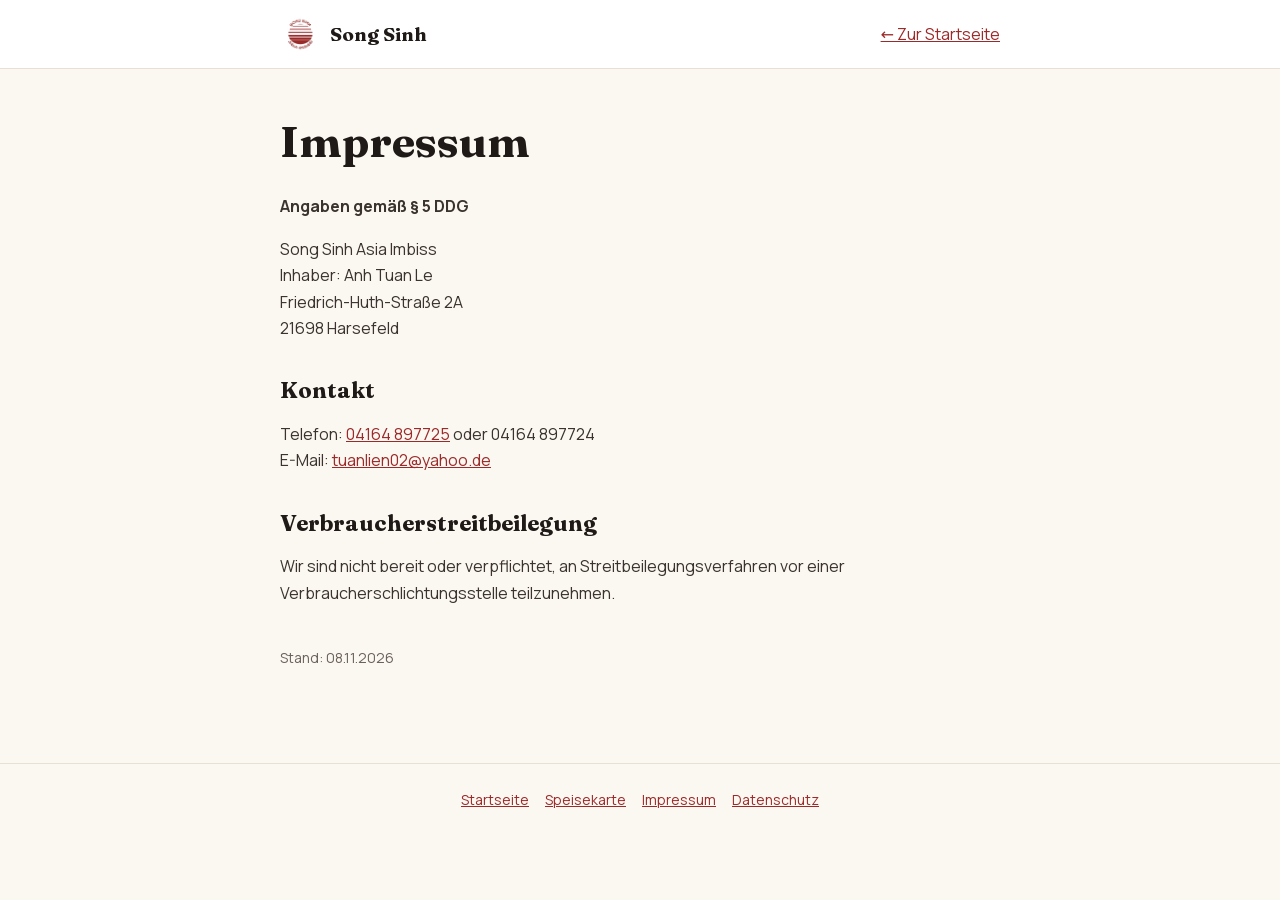
<file: impressum.html>
<!doctype html>
<html lang="de">
<head>
<meta charset="utf-8">
<meta name="viewport" content="width=device-width, initial-scale=1">
<title>Impressum – Song Sinh Asia Imbiss Harsefeld</title>
<meta name="robots" content="noindex, follow">
<link rel="canonical" href="https://www.songsinh-asiaimbiss.de/impressum">
<link rel="icon" type="image/png" sizes="32x32" href="/assets/favicon-32.png">
<link rel="apple-touch-icon" href="/assets/apple-touch-icon.png">
<link rel="stylesheet" href="/assets/fonts.css">
<style>
:root{--red:#9b2a2a;--paper:#fbf7f1;--ink:#1f1a17;--muted:#6b625b;--line:#e8dfd5}
*{box-sizing:border-box}
body{margin:0;background:var(--paper);color:var(--ink);font:16px/1.65 "Manrope",system-ui,sans-serif}
a{color:var(--red)}
.top{border-bottom:1px solid var(--line);background:#fff}
.top .in,.main{max-width:760px;margin:0 auto;padding:0 20px}
.top .in{display:flex;align-items:center;justify-content:space-between;height:68px}
.brand{display:flex;align-items:center;gap:10px;text-decoration:none;color:var(--ink);font:700 19px "Fraunces",Georgia,serif}
.brand img{width:40px;height:40px;mix-blend-mode:multiply}
.main{padding-top:48px;padding-bottom:80px}
h1{font:700 clamp(32px,5vw,44px)/1.1 "Fraunces",Georgia,serif;margin:0 0 28px}
h2{font:700 22px/1.25 "Fraunces",Georgia,serif;margin:36px 0 8px}
p,li{color:#3a332e}
.todo{background:#fff3cd;border:1px solid #e0b400;border-radius:8px;padding:2px 6px;font-weight:700;color:#7a5a00}
.meta{color:var(--muted);font-size:14px;margin-top:40px}
footer{border-top:1px solid var(--line);padding:24px 20px;text-align:center;font-size:14px;color:var(--muted)}
footer a{margin:0 8px}
</style>
</head>
<body>
<header class="top"><div class="in">
  <a class="brand" href="/"><img src="/assets/logo-176.jpg" alt="" width="40" height="40">Song Sinh</a>
  <a href="/">← Zur Startseite</a>
</div></header>
<main class="main">
<h1>Impressum</h1>

<p><strong>Angaben gemäß § 5 DDG</strong></p>
<p>Song Sinh Asia Imbiss<br>Inhaber: Anh Tuan Le<br>Friedrich-Huth-Straße 2A<br>21698 Harsefeld</p>
<h2>Kontakt</h2>
<p>Telefon: <a href="tel:+494164897725">04164 897725</a> oder 04164 897724<br>E-Mail: <a href="mailto:tuanlien02@yahoo.de">tuanlien02@yahoo.de</a></p>

<h2>Verbraucherstreitbeilegung</h2>
<p>Wir sind nicht bereit oder verpflichtet, an Streitbeilegungsverfahren vor einer Verbraucherschlichtungsstelle teilzunehmen.</p>
<p class="meta">Stand: 08.11.2026</p>

</main>
<footer><a href="/">Startseite</a><a href="/#speisekarte">Speisekarte</a><a href="/impressum">Impressum</a><a href="/datenschutz">Datenschutz</a></footer>
</body>
</html>
</file>
<file: assets/fonts.css>
/* Fraunces latin-ext */
@font-face {
  font-family: 'Fraunces';
  font-style: normal;
  font-weight: 500;
  font-display: swap;
  src: url(fonts/fraunces-latin-ext.woff2) format('woff2');
  unicode-range: U+0100-02BA, U+02BD-02C5, U+02C7-02CC, U+02CE-02D7, U+02DD-02FF, U+0304, U+0308, U+0329, U+1D00-1DBF, U+1E00-1E9F, U+1EF2-1EFF, U+2020, U+20A0-20AB, U+20AD-20C4, U+2113, U+2C60-2C7F, U+A720-A7FF;
}
/* Fraunces latin */
@font-face {
  font-family: 'Fraunces';
  font-style: normal;
  font-weight: 500;
  font-display: swap;
  src: url(fonts/fraunces-latin.woff2) format('woff2');
  unicode-range: U+0000-00FF, U+0131, U+0152-0153, U+02BB-02BC, U+02C6, U+02DA, U+02DC, U+0304, U+0308, U+0329, U+2000-206F, U+20AC, U+2122, U+2191, U+2193, U+2212, U+2215, U+FEFF, U+FFFD;
}
/* Fraunces latin-ext */
@font-face {
  font-family: 'Fraunces';
  font-style: normal;
  font-weight: 600;
  font-display: swap;
  src: url(fonts/fraunces-latin-ext.woff2) format('woff2');
  unicode-range: U+0100-02BA, U+02BD-02C5, U+02C7-02CC, U+02CE-02D7, U+02DD-02FF, U+0304, U+0308, U+0329, U+1D00-1DBF, U+1E00-1E9F, U+1EF2-1EFF, U+2020, U+20A0-20AB, U+20AD-20C4, U+2113, U+2C60-2C7F, U+A720-A7FF;
}
/* Fraunces latin */
@font-face {
  font-family: 'Fraunces';
  font-style: normal;
  font-weight: 600;
  font-display: swap;
  src: url(fonts/fraunces-latin.woff2) format('woff2');
  unicode-range: U+0000-00FF, U+0131, U+0152-0153, U+02BB-02BC, U+02C6, U+02DA, U+02DC, U+0304, U+0308, U+0329, U+2000-206F, U+20AC, U+2122, U+2191, U+2193, U+2212, U+2215, U+FEFF, U+FFFD;
}
/* Fraunces latin-ext */
@font-face {
  font-family: 'Fraunces';
  font-style: normal;
  font-weight: 700;
  font-display: swap;
  src: url(fonts/fraunces-latin-ext.woff2) format('woff2');
  unicode-range: U+0100-02BA, U+02BD-02C5, U+02C7-02CC, U+02CE-02D7, U+02DD-02FF, U+0304, U+0308, U+0329, U+1D00-1DBF, U+1E00-1E9F, U+1EF2-1EFF, U+2020, U+20A0-20AB, U+20AD-20C4, U+2113, U+2C60-2C7F, U+A720-A7FF;
}
/* Fraunces latin */
@font-face {
  font-family: 'Fraunces';
  font-style: normal;
  font-weight: 700;
  font-display: swap;
  src: url(fonts/fraunces-latin.woff2) format('woff2');
  unicode-range: U+0000-00FF, U+0131, U+0152-0153, U+02BB-02BC, U+02C6, U+02DA, U+02DC, U+0304, U+0308, U+0329, U+2000-206F, U+20AC, U+2122, U+2191, U+2193, U+2212, U+2215, U+FEFF, U+FFFD;
}
/* Manrope latin-ext */
@font-face {
  font-family: 'Manrope';
  font-style: normal;
  font-weight: 400;
  font-display: swap;
  src: url(fonts/manrope-latin-ext.woff2) format('woff2');
  unicode-range: U+0100-02BA, U+02BD-02C5, U+02C7-02CC, U+02CE-02D7, U+02DD-02FF, U+0304, U+0308, U+0329, U+1D00-1DBF, U+1E00-1E9F, U+1EF2-1EFF, U+2020, U+20A0-20AB, U+20AD-20C4, U+2113, U+2C60-2C7F, U+A720-A7FF;
}
/* Manrope latin */
@font-face {
  font-family: 'Manrope';
  font-style: normal;
  font-weight: 400;
  font-display: swap;
  src: url(fonts/manrope-latin.woff2) format('woff2');
  unicode-range: U+0000-00FF, U+0131, U+0152-0153, U+02BB-02BC, U+02C6, U+02DA, U+02DC, U+0304, U+0308, U+0329, U+2000-206F, U+20AC, U+2122, U+2191, U+2193, U+2212, U+2215, U+FEFF, U+FFFD;
}
/* Manrope latin-ext */
@font-face {
  font-family: 'Manrope';
  font-style: normal;
  font-weight: 500;
  font-display: swap;
  src: url(fonts/manrope-latin-ext.woff2) format('woff2');
  unicode-range: U+0100-02BA, U+02BD-02C5, U+02C7-02CC, U+02CE-02D7, U+02DD-02FF, U+0304, U+0308, U+0329, U+1D00-1DBF, U+1E00-1E9F, U+1EF2-1EFF, U+2020, U+20A0-20AB, U+20AD-20C4, U+2113, U+2C60-2C7F, U+A720-A7FF;
}
/* Manrope latin */
@font-face {
  font-family: 'Manrope';
  font-style: normal;
  font-weight: 500;
  font-display: swap;
  src: url(fonts/manrope-latin.woff2) format('woff2');
  unicode-range: U+0000-00FF, U+0131, U+0152-0153, U+02BB-02BC, U+02C6, U+02DA, U+02DC, U+0304, U+0308, U+0329, U+2000-206F, U+20AC, U+2122, U+2191, U+2193, U+2212, U+2215, U+FEFF, U+FFFD;
}
/* Manrope latin-ext */
@font-face {
  font-family: 'Manrope';
  font-style: normal;
  font-weight: 600;
  font-display: swap;
  src: url(fonts/manrope-latin-ext.woff2) format('woff2');
  unicode-range: U+0100-02BA, U+02BD-02C5, U+02C7-02CC, U+02CE-02D7, U+02DD-02FF, U+0304, U+0308, U+0329, U+1D00-1DBF, U+1E00-1E9F, U+1EF2-1EFF, U+2020, U+20A0-20AB, U+20AD-20C4, U+2113, U+2C60-2C7F, U+A720-A7FF;
}
/* Manrope latin */
@font-face {
  font-family: 'Manrope';
  font-style: normal;
  font-weight: 600;
  font-display: swap;
  src: url(fonts/manrope-latin.woff2) format('woff2');
  unicode-range: U+0000-00FF, U+0131, U+0152-0153, U+02BB-02BC, U+02C6, U+02DA, U+02DC, U+0304, U+0308, U+0329, U+2000-206F, U+20AC, U+2122, U+2191, U+2193, U+2212, U+2215, U+FEFF, U+FFFD;
}
/* Manrope latin-ext */
@font-face {
  font-family: 'Manrope';
  font-style: normal;
  font-weight: 700;
  font-display: swap;
  src: url(fonts/manrope-latin-ext.woff2) format('woff2');
  unicode-range: U+0100-02BA, U+02BD-02C5, U+02C7-02CC, U+02CE-02D7, U+02DD-02FF, U+0304, U+0308, U+0329, U+1D00-1DBF, U+1E00-1E9F, U+1EF2-1EFF, U+2020, U+20A0-20AB, U+20AD-20C4, U+2113, U+2C60-2C7F, U+A720-A7FF;
}
/* Manrope latin */
@font-face {
  font-family: 'Manrope';
  font-style: normal;
  font-weight: 700;
  font-display: swap;
  src: url(fonts/manrope-latin.woff2) format('woff2');
  unicode-range: U+0000-00FF, U+0131, U+0152-0153, U+02BB-02BC, U+02C6, U+02DA, U+02DC, U+0304, U+0308, U+0329, U+2000-206F, U+20AC, U+2122, U+2191, U+2193, U+2212, U+2215, U+FEFF, U+FFFD;
}
/* Manrope latin-ext */
@font-face {
  font-family: 'Manrope';
  font-style: normal;
  font-weight: 800;
  font-display: swap;
  src: url(fonts/manrope-latin-ext.woff2) format('woff2');
  unicode-range: U+0100-02BA, U+02BD-02C5, U+02C7-02CC, U+02CE-02D7, U+02DD-02FF, U+0304, U+0308, U+0329, U+1D00-1DBF, U+1E00-1E9F, U+1EF2-1EFF, U+2020, U+20A0-20AB, U+20AD-20C4, U+2113, U+2C60-2C7F, U+A720-A7FF;
}
/* Manrope latin */
@font-face {
  font-family: 'Manrope';
  font-style: normal;
  font-weight: 800;
  font-display: swap;
  src: url(fonts/manrope-latin.woff2) format('woff2');
  unicode-range: U+0000-00FF, U+0131, U+0152-0153, U+02BB-02BC, U+02C6, U+02DA, U+02DC, U+0304, U+0308, U+0329, U+2000-206F, U+20AC, U+2122, U+2191, U+2193, U+2212, U+2215, U+FEFF, U+FFFD;
}
</file>
